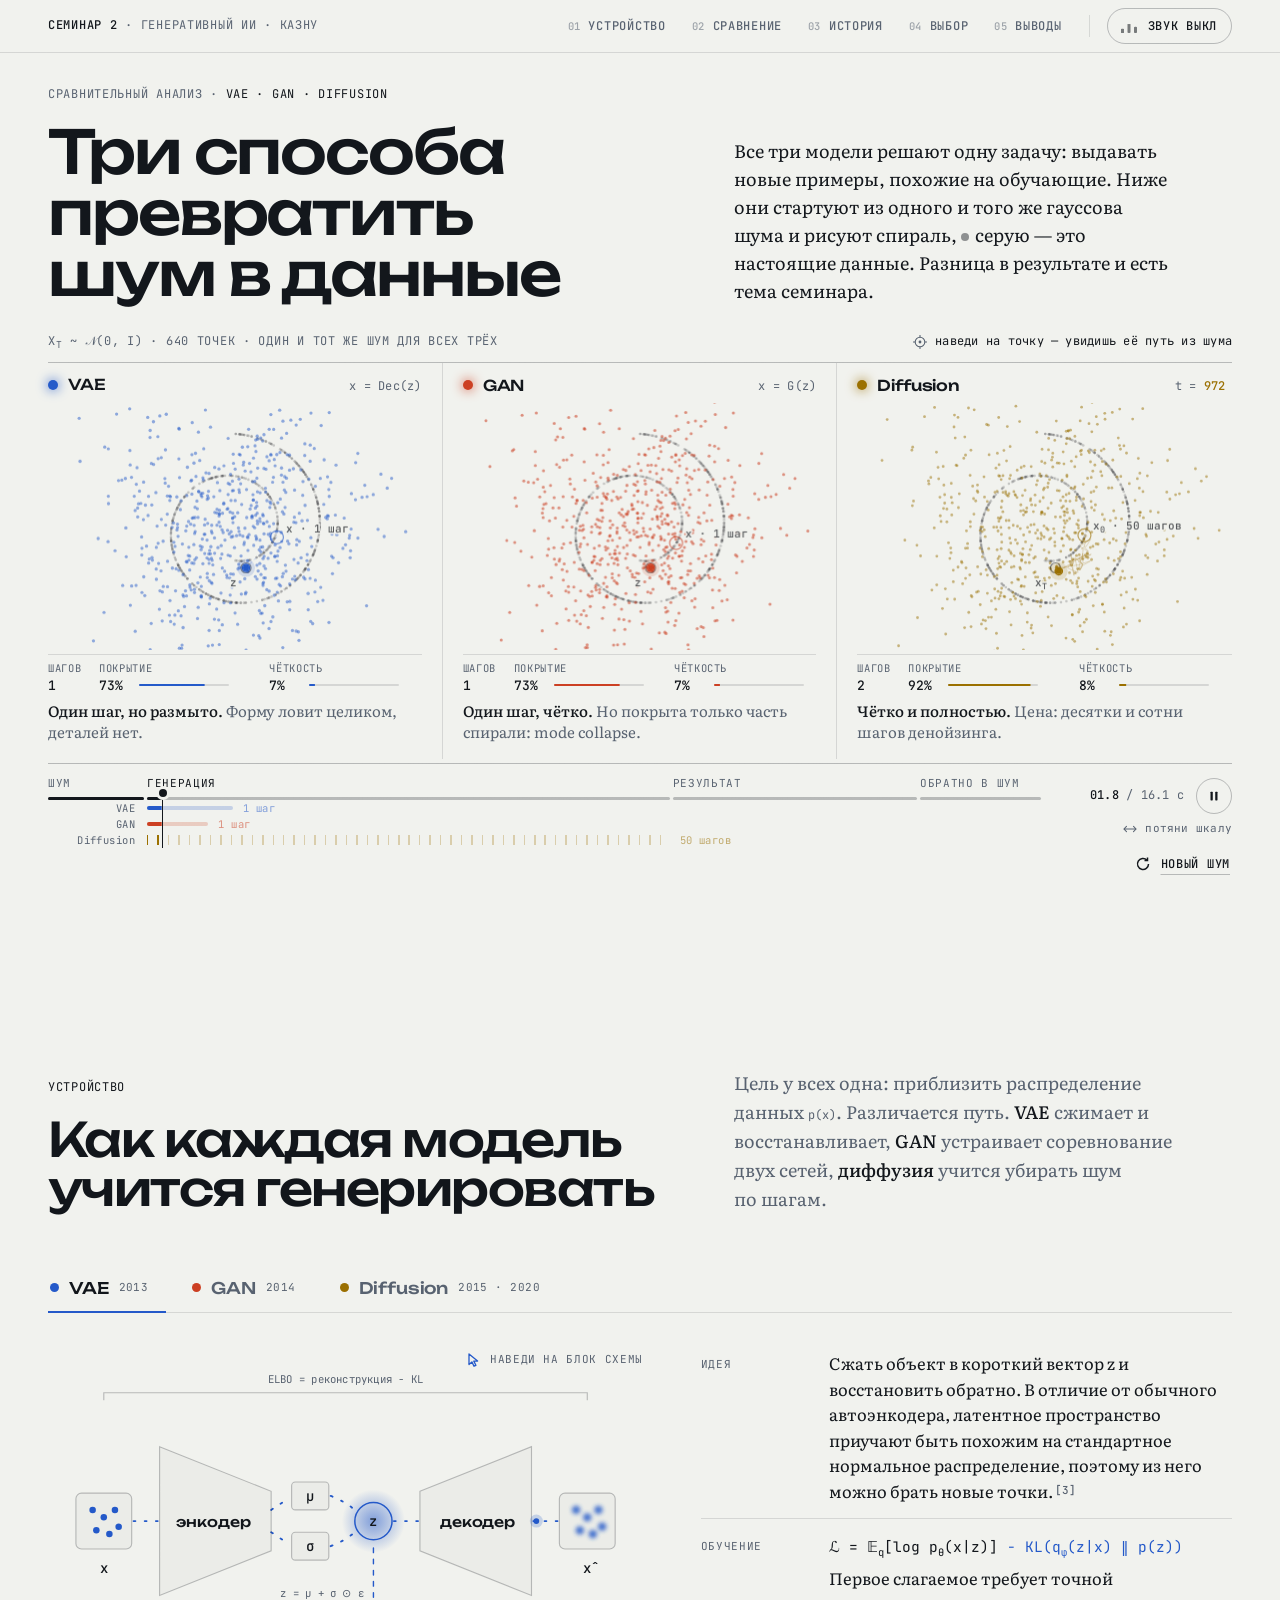
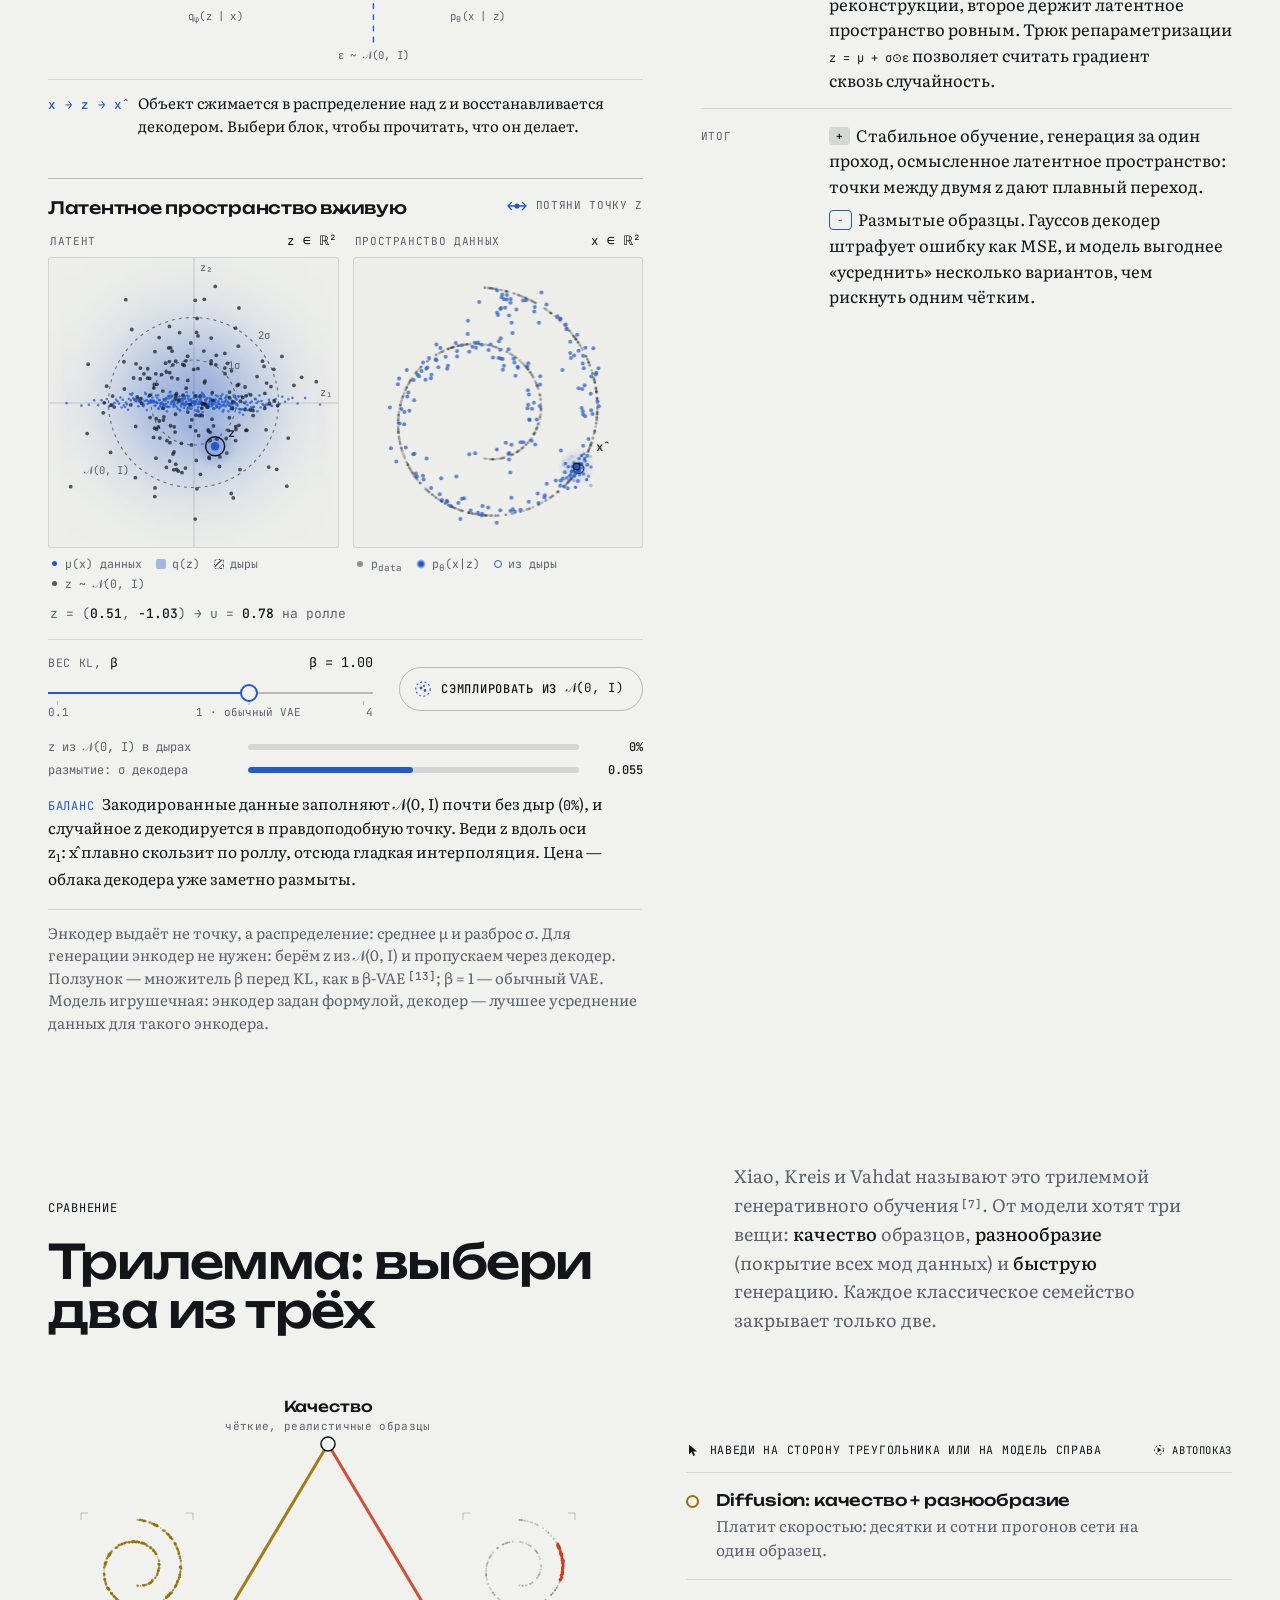
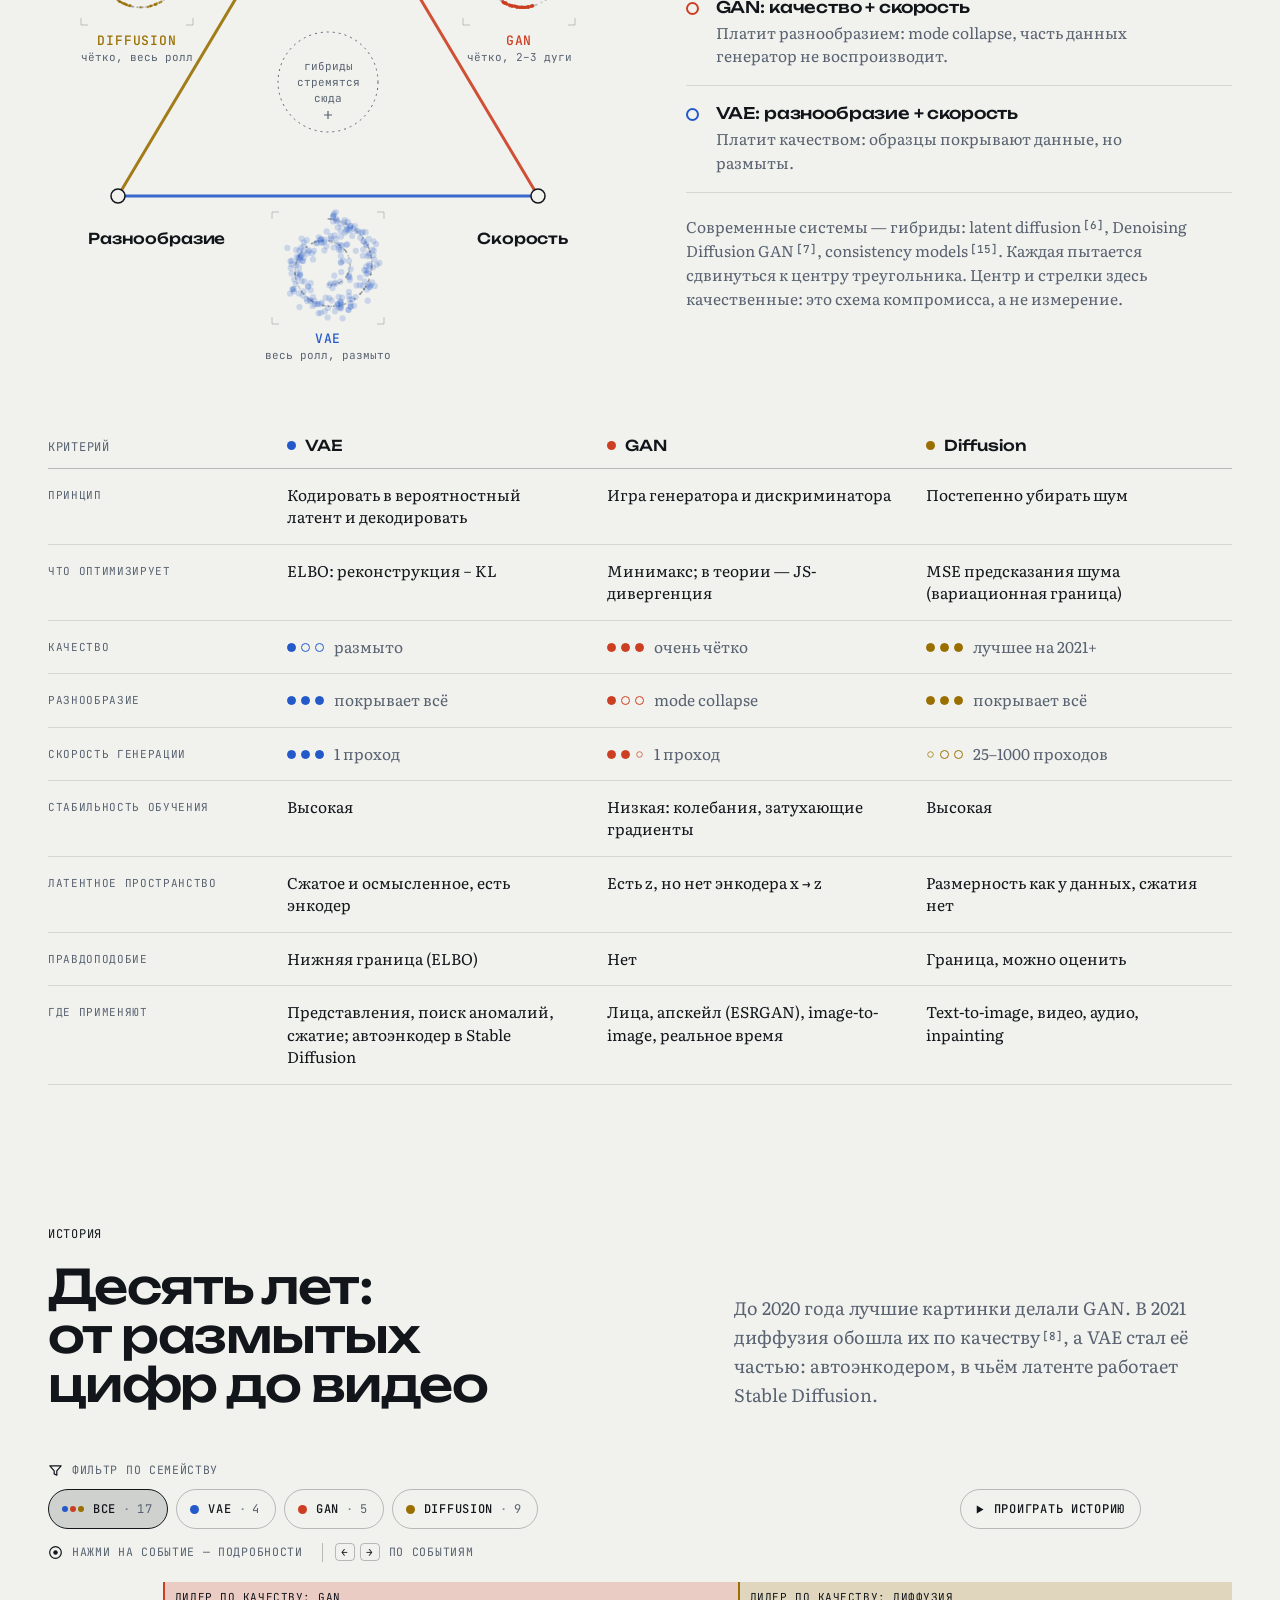
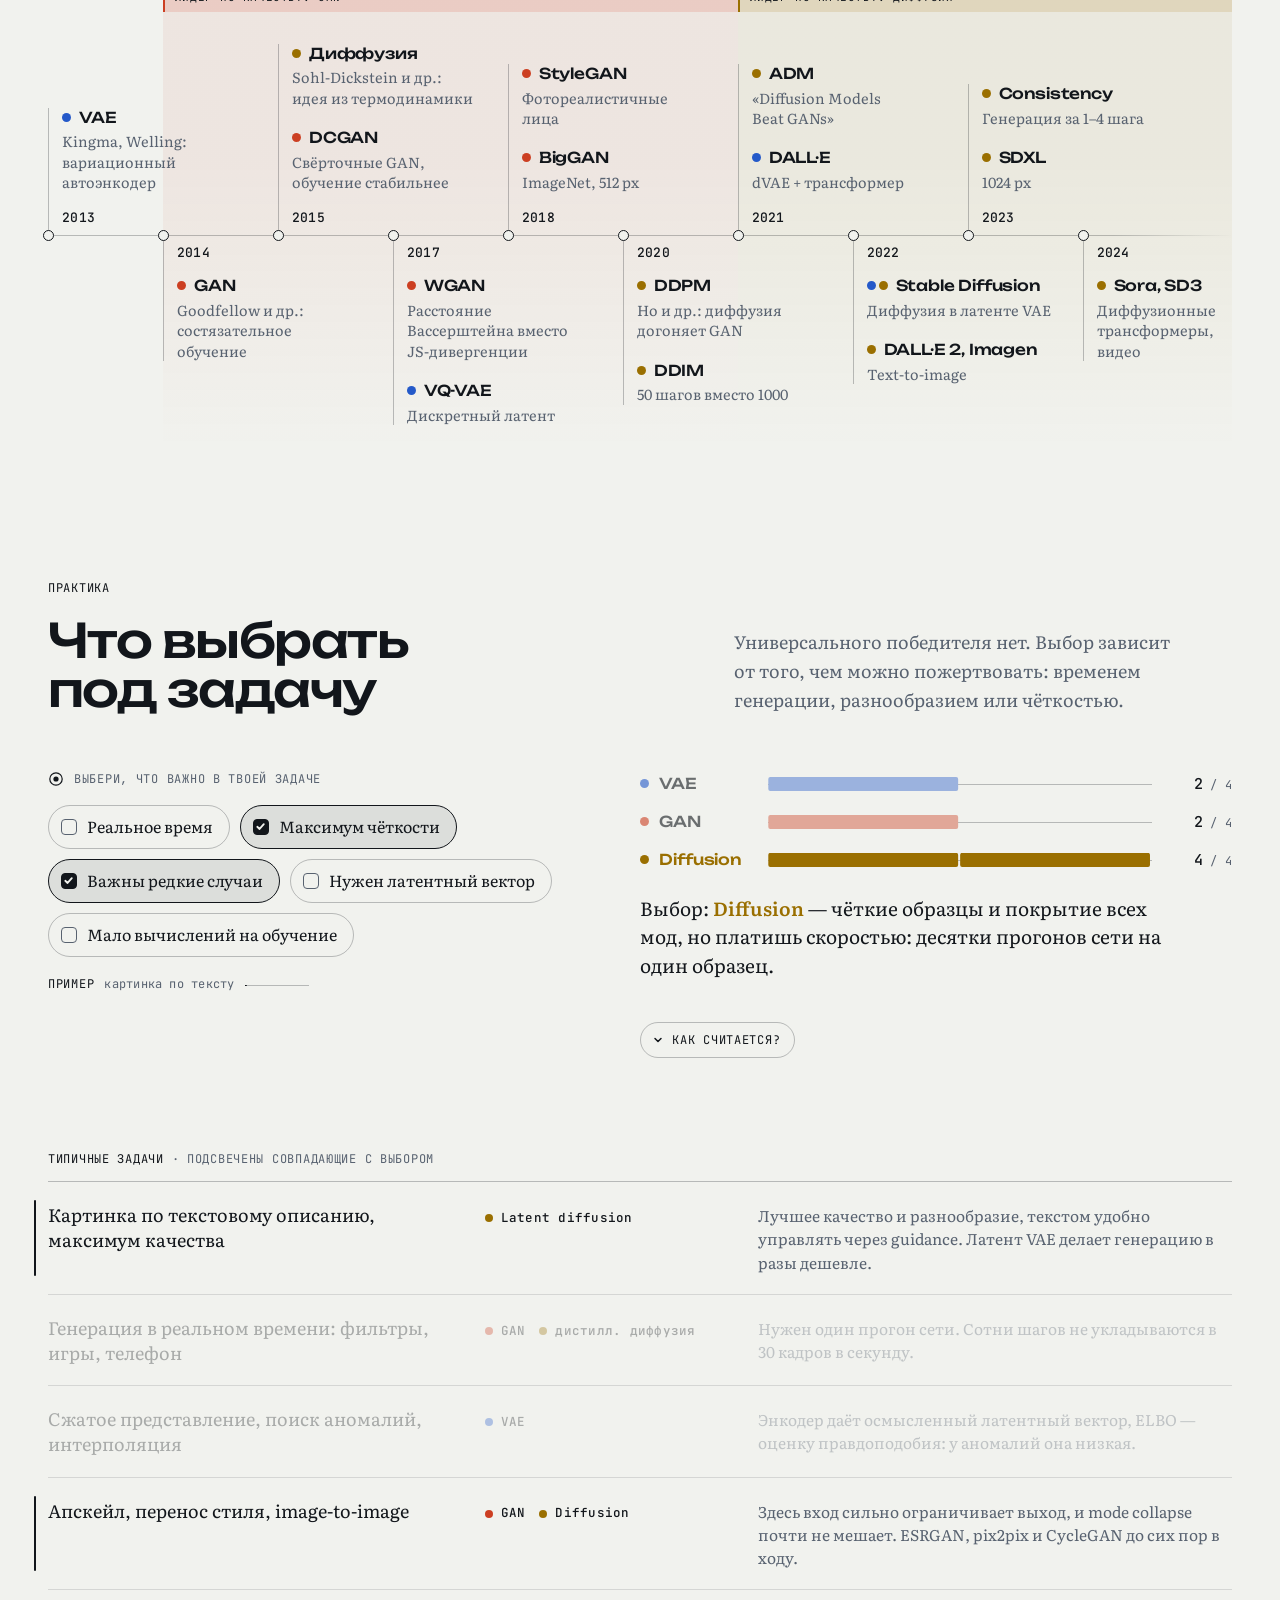
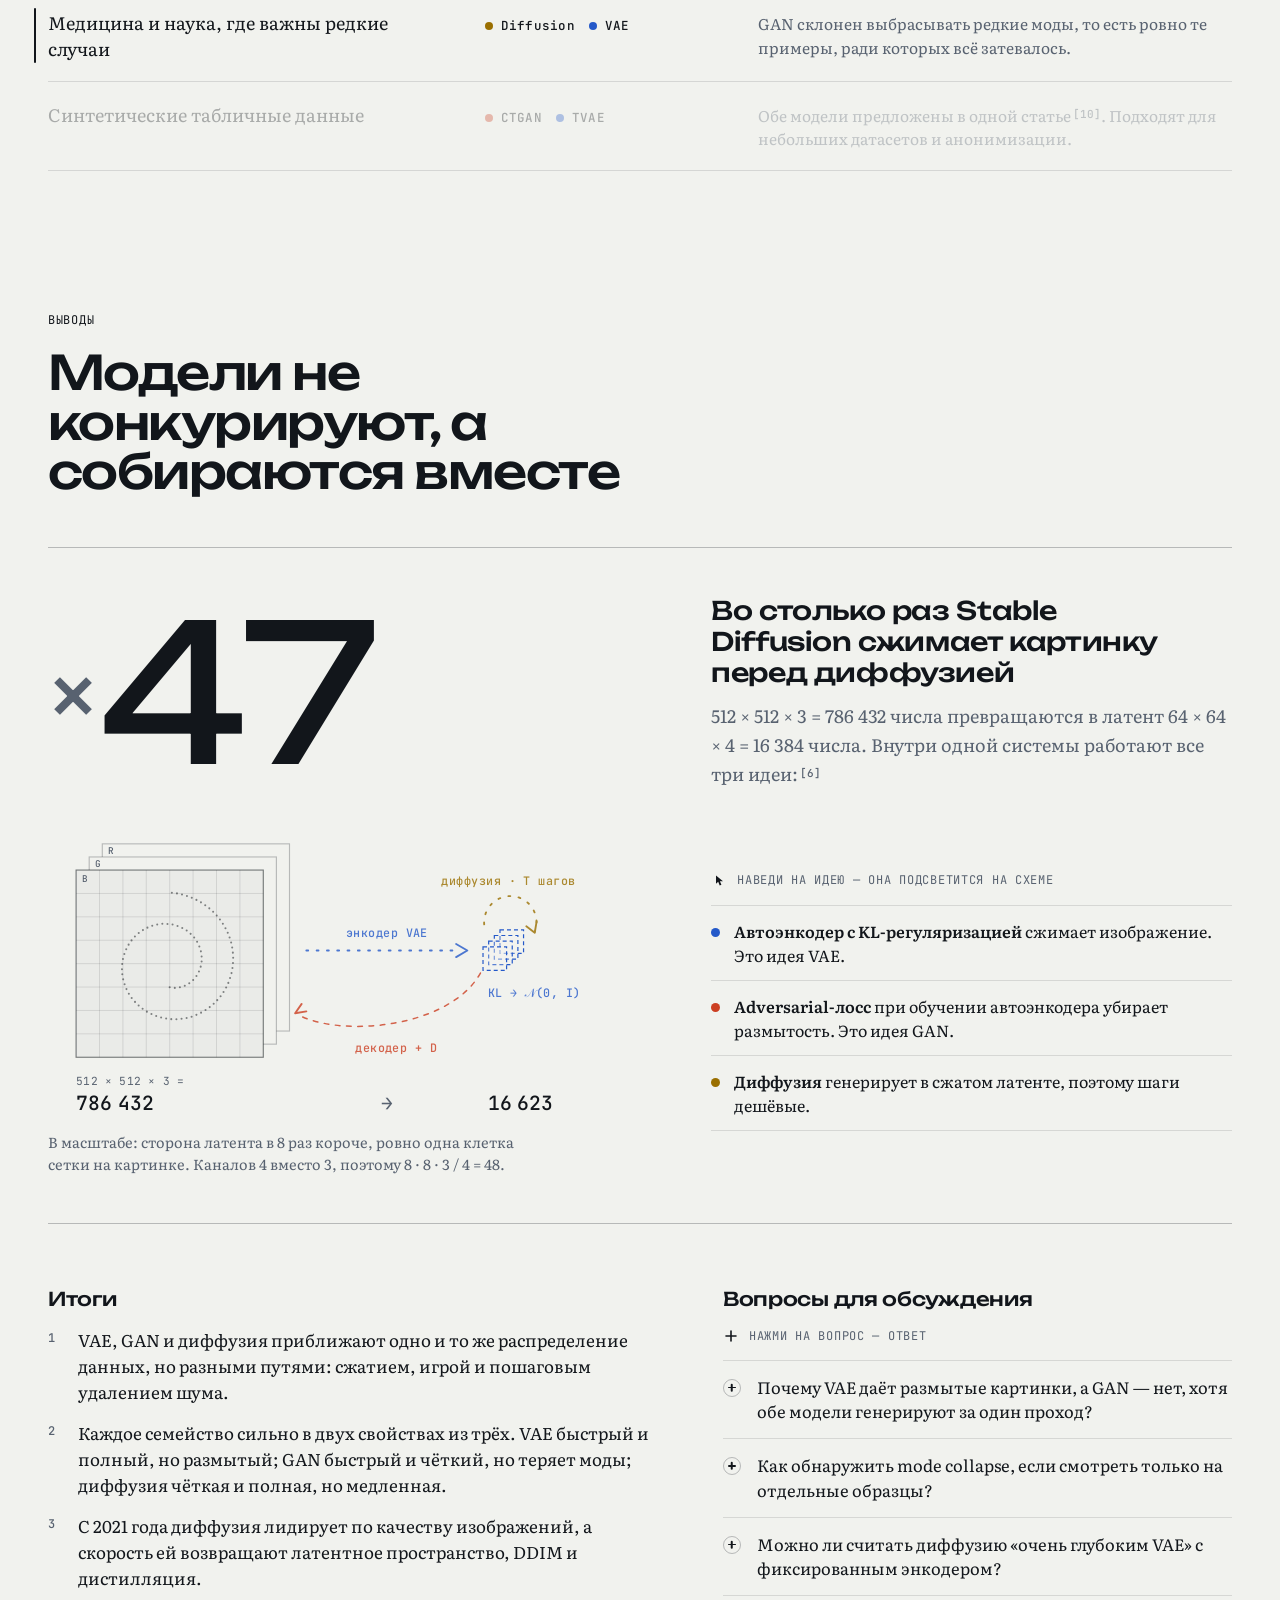
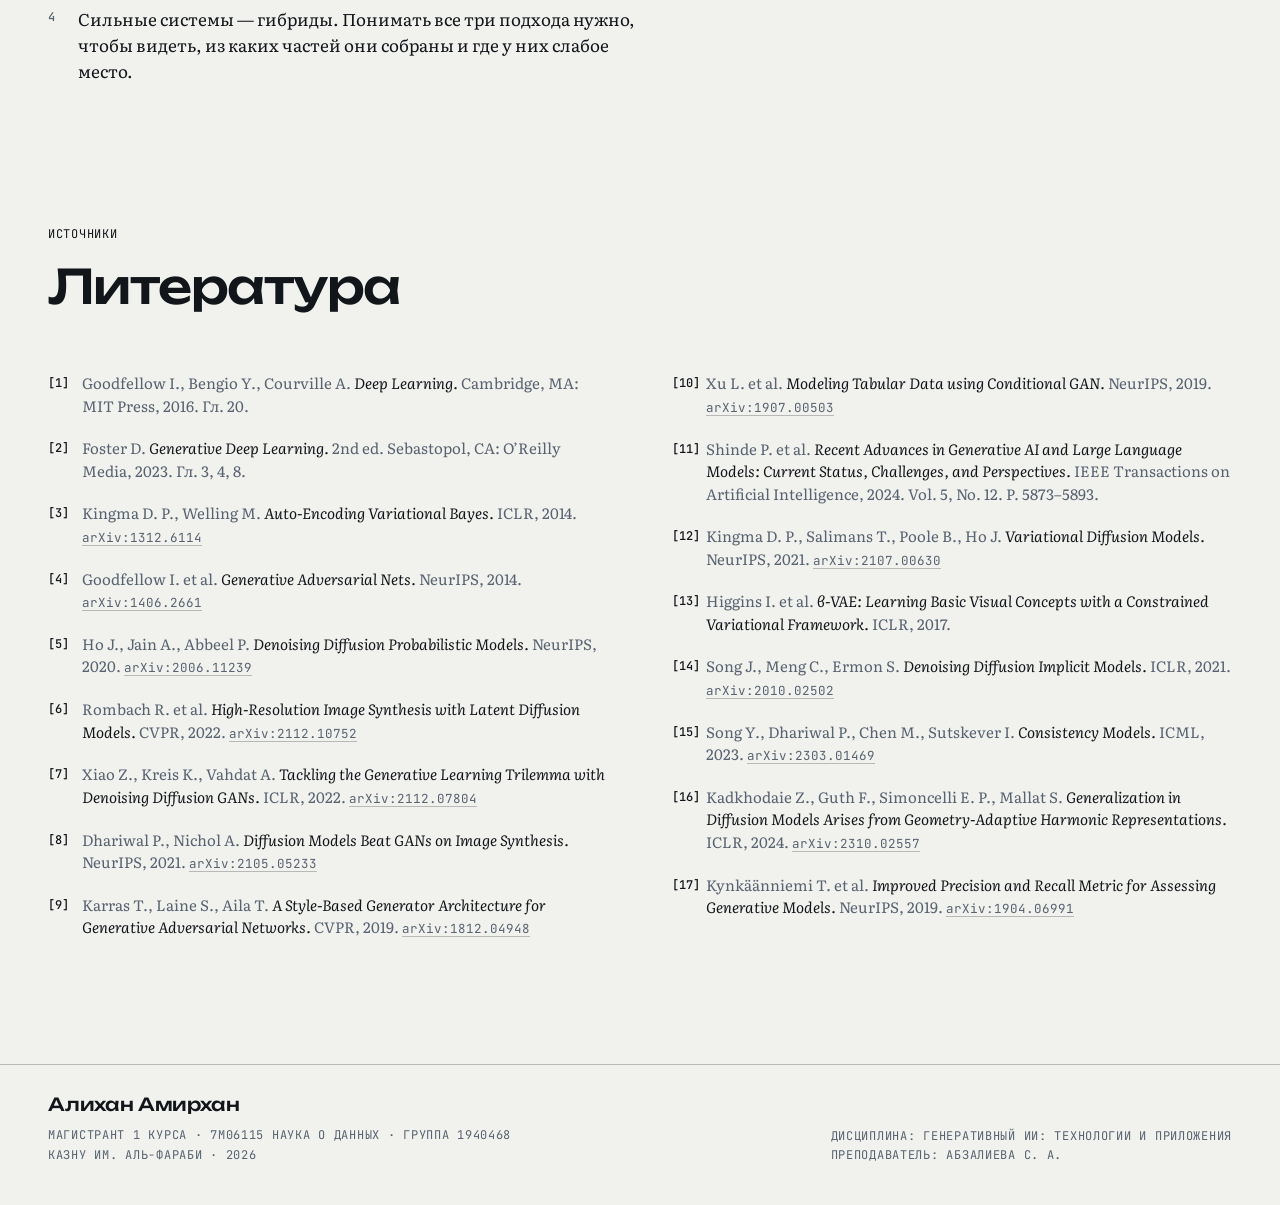
<file: index.html>
<!doctype html><html lang="ru"><head><meta charset="utf-8"><meta name="viewport" content="width=device-width, initial-scale=1, viewport-fit=cover"><title>VAE, GAN, Diffusion</title>
<meta name="description" content="Семинар 2: сравнительный анализ генеративных моделей VAE, GAN и diffusion models.">
<link rel="preconnect" href="https://fonts.googleapis.com">
<link rel="preconnect" href="https://fonts.gstatic.com" crossorigin>
<link rel="stylesheet" href="https://fonts.googleapis.com/css2?family=JetBrains+Mono:wght@400;500&family=Literata:ital,opsz,wght@0,7..72,300..700;1,7..72,400&family=Unbounded:wght@300..700&display=swap">
<style>
/* Layout: one 1240px measure, left-aligned editorial column; the hero is a strip of three equal sampler canvases fed by the same noise. */
:root {
  --bg: #0C0F14;
  --fg: #E7EAEE;
  --muted: #98A3B3;
  --line: rgba(231, 234, 238, .10);
  --line-strong: rgba(231, 234, 238, .22);
  --panel: rgba(231, 234, 238, .025);
  --vae: #74A7FF;
  --gan: #FF6A4D;
  --dif: #F4C24D;
  --grain: .07;
  --f-display: "Unbounded", "Arial Black", system-ui, sans-serif;
  --f-text: "Literata", Georgia, "Times New Roman", serif;
  --f-mono: "JetBrains Mono", ui-monospace, "SF Mono", Menlo, monospace;
  --measure: 1240px;
  --gutter: clamp(16px, 4vw, 48px);
  color-scheme: dark;
}
@media (prefers-color-scheme: light) {
  :root:not([data-theme="dark"]) {
    --bg: #F1F2EE; --fg: #12161B; --muted: #586270;
    --line: rgba(18, 22, 27, .12); --line-strong: rgba(18, 22, 27, .26); --panel: rgba(18, 22, 27, .025);
    --vae: #2459C9; --gan: #CC3F22; --dif: #9A6F00; --grain: .05;
    color-scheme: light;
  }
}
:root[data-theme="light"] {
  --bg: #F1F2EE; --fg: #12161B; --muted: #586270;
  --line: rgba(18, 22, 27, .12); --line-strong: rgba(18, 22, 27, .26); --panel: rgba(18, 22, 27, .025);
  --vae: #2459C9; --gan: #CC3F22; --dif: #9A6F00; --grain: .05;
  color-scheme: light;
}

* { box-sizing: border-box; }
html { -webkit-text-size-adjust: 100%; }
body {
  margin: 0;
  background: var(--bg);
  color: var(--fg);
  font: 400 18px/1.6 var(--f-text);
  font-optical-sizing: auto;
  -webkit-font-smoothing: antialiased;
  overflow-x: hidden;
}
body::after {
  content: "";
  position: fixed; inset: 0;
  pointer-events: none;
  z-index: 50;
  opacity: var(--grain);
  background-image: url("data:image/svg+xml,%3Csvg xmlns='http://www.w3.org/2000/svg' width='180' height='180'%3E%3Cfilter id='n'%3E%3CfeTurbulence type='fractalNoise' baseFrequency='.9' numOctaves='2' stitchTiles='stitch'/%3E%3CfeColorMatrix values='0 0 0 0 .5 0 0 0 0 .5 0 0 0 0 .5 0 0 0 1 0'/%3E%3C/filter%3E%3Crect width='100%25' height='100%25' filter='url(%23n)'/%3E%3C/svg%3E");
  mix-blend-mode: overlay;
}
.wrap { max-width: calc(var(--measure) + 2 * var(--gutter)); margin-inline: auto; padding-inline: var(--gutter); }
a { color: inherit; }
:focus-visible { outline: 2px solid var(--fg); outline-offset: 3px; border-radius: 2px; }
.mono { font-family: var(--f-mono); font-size: 12px; letter-spacing: .06em; text-transform: uppercase; }

/* Top bar */
.bar {
  position: sticky; top: env(safe-area-inset-top, 0px); z-index: 20;
  background: color-mix(in srgb, var(--bg) 82%, transparent);
  backdrop-filter: blur(10px); -webkit-backdrop-filter: blur(10px);
  border-bottom: 1px solid var(--line);
}
.bar .wrap { display: flex; align-items: center; justify-content: space-between; gap: 16px; min-height: 52px; }
.bar .where { color: var(--muted); white-space: nowrap; overflow: hidden; text-overflow: ellipsis; min-width: 0; }
.bar .where b { color: var(--fg); font-weight: 500; }
.snd {
  display: inline-flex; align-items: center; gap: 10px;
  min-height: 36px; padding: 0 14px 0 12px;
  background: transparent; color: var(--fg);
  border: 1px solid var(--line-strong); border-radius: 999px;
  font: 500 12px/1 var(--f-mono); letter-spacing: .06em; text-transform: uppercase;
  cursor: pointer; flex: none;
  transition: border-color .2s, background .2s;
}
.snd:hover { border-color: var(--fg); }
.snd svg { width: 18px; height: 14px; }
.snd .eq rect { fill: currentColor; transform-origin: 50% 100%; transform-box: fill-box; }
.snd[aria-pressed="false"] .eq { opacity: .55; }
.snd[aria-pressed="false"] .eq rect { transform: scaleY(.3); }
.snd[aria-pressed="false"] .eq rect:nth-child(2) { transform: scaleY(.65); }
.snd[aria-pressed="false"] .eq rect:nth-child(3) { transform: scaleY(.45); }
.snd[aria-pressed="true"] .eq rect { animation: eq 1s ease-in-out infinite alternate; }
.snd[aria-pressed="true"] .eq rect:nth-child(2) { animation-delay: -.35s; }
.snd[aria-pressed="true"] .eq rect:nth-child(3) { animation-delay: -.7s; }
@keyframes eq { from { transform: scaleY(.25); } to { transform: scaleY(1); } }

/* Load sequence: content is visible at rest; this only adds a short rise. */
@media (prefers-reduced-motion: no-preference) {
  .rise { animation: rise .9s cubic-bezier(.2,.75,.2,1) both; animation-delay: calc(var(--i, 0) * 90ms); }
  @keyframes rise { from { transform: translateY(14px); opacity: .35; } to { transform: none; opacity: 1; } }
}

@media (max-width: 900px) {
  .hero-top { grid-template-columns: minmax(0, 1fr); align-items: start; }
  .samplers { grid-template-columns: minmax(0, 1fr); }
  .sampler, .sampler:first-child, .sampler:last-child { padding: 14px 0 16px; border-right: 0; border-bottom: 1px solid var(--line); }
  .sampler canvas { height: clamp(220px, 58vw, 300px); }
  .s-verdict { min-height: 0; }
}
@media (max-width: 520px) {
  .bar .where .long { display: none; }
  .snd .lbl-long { display: none; }
  body { font-size: 17px; }
}

/* ---------- Sections ---------- */
.sec { padding-block: clamp(72px, 10vw, 136px) 0; }
.sec-head { display: grid; grid-template-columns: minmax(0, 1.25fr) minmax(0, 1fr); gap: clamp(24px, 5vw, 80px); align-items: end; margin-bottom: clamp(32px, 4vw, 56px); }
.sec-head .eyebrow { margin-bottom: 18px; }
h2 {
  font: 500 clamp(30px, 3.7vw, 52px)/1.04 var(--f-display);
  letter-spacing: -.032em; margin: 0; text-wrap: balance;
}
h3 { font: 500 19px/1.2 var(--f-display); letter-spacing: -.015em; margin: 0; }
.intro { margin: 0; max-width: 46ch; color: var(--muted); text-wrap: pretty; }
.intro b { color: var(--fg); font-weight: 500; }
.m-vae { --c: var(--vae); } .m-gan { --c: var(--gan); } .m-dif { --c: var(--dif); }
.dot { display: inline-block; width: 9px; height: 9px; border-radius: 50%; background: var(--c); flex: none; }
.cite { font: 500 11px/1 var(--f-mono); color: var(--muted); text-decoration: none; vertical-align: 4px; margin-left: 2px; }
.cite:hover { color: var(--fg); }
sub { font-size: .72em; }
.ov { text-decoration: overline; }

/* Mechanism: tabs + stage */
.tabs { display: flex; gap: 8px; flex-wrap: wrap; border-bottom: 1px solid var(--line); }
.tab {
  display: inline-flex; align-items: center; gap: 10px; min-height: 48px; padding: 0 18px 0 2px; margin-bottom: -1px;
  background: none; border: 0; border-bottom: 2px solid transparent; color: var(--muted); cursor: pointer;
  font: 500 16px/1 var(--f-display); letter-spacing: -.01em; transition: color .2s, border-color .2s;
}
.tab + .tab { padding-left: 18px; }
.tab:hover { color: var(--fg); }
.tab[aria-selected="true"] { color: var(--fg); border-bottom-color: var(--c); }
.tab .ty { font: 400 11px/1 var(--f-mono); color: var(--muted); letter-spacing: .04em; }
.stage { display: grid; grid-template-columns: minmax(0, 1.12fr) minmax(0, 1fr); gap: clamp(28px, 4.5vw, 72px); padding-top: clamp(28px, 3vw, 44px); }
.panel[hidden] { display: none !important; }
@media (prefers-reduced-motion: no-preference) {
  .panel.enter .fig, .panel.enter .notes { animation: panelIn .55s cubic-bezier(.2,.75,.2,1) both; }
  .panel.enter .notes { animation-delay: .06s; }
  @keyframes panelIn { from { transform: translateY(10px); opacity: .2; } to { transform: none; opacity: 1; } }
}
.panel { display: contents; }
.fig { min-width: 0; }
.fig svg { display: block; width: 100%; height: auto; overflow: visible; }
.fig .cap { margin: 14px 0 0; color: var(--muted); font-size: 15px; line-height: 1.5; max-width: 60ch; }
.d-line { fill: none; stroke: var(--line-strong); stroke-width: 1.2; }
.d-fill { fill: var(--panel); stroke: var(--line-strong); stroke-width: 1.2; }
.d-txt { fill: var(--fg); font: 500 15px var(--f-display); letter-spacing: -.01em; }
.d-lbl { fill: var(--muted); font: 400 11.5px var(--f-mono); letter-spacing: .02em; }
.d-sym { fill: var(--fg); font: 500 15px var(--f-mono); }
.d-c { fill: var(--c); }
.d-cs { stroke: var(--c); fill: none; stroke-width: 1.6; }
.flow { fill: none; stroke: var(--c); stroke-width: 2; stroke-linecap: round; stroke-dasharray: 2 10; }
.flow.back { stroke-dasharray: 5 7; stroke-width: 1.5; }
@media (prefers-reduced-motion: no-preference) {
  .flow { animation: flow 1.1s linear infinite; }
  .flow.back { animation-duration: 1.8s; animation-direction: reverse; }
  .pulse { animation: pulse 2.4s ease-in-out infinite; transform-origin: center; transform-box: fill-box; }
  @keyframes flow { to { stroke-dashoffset: -24; } }
  @keyframes pulse { 0%, 100% { opacity: .55; transform: scale(.92); } 50% { opacity: 1; transform: scale(1.06); } }
}
.notes { min-width: 0; display: grid; gap: 0; align-content: start; }
.note { display: grid; grid-template-columns: 112px minmax(0, 1fr); gap: 16px; padding-block: 14px; border-top: 1px solid var(--line); }
.note:first-child { border-top: 0; padding-top: 0; }
.note > .mono { color: var(--muted); padding-top: 5px; font-size: 11px; }
.note p { margin: 0; font-size: 16.5px; line-height: 1.55; text-wrap: pretty; }
.note p + p { margin-top: 8px; }
.formula { font: 400 14.5px/1.7 var(--f-mono); color: var(--fg); overflow-x: auto; white-space: nowrap; padding: 2px 0 4px; }
.formula .c { color: var(--c); }
.plus, .minus { display: inline-block; font: 500 11px/1 var(--f-mono); padding: 4px 7px 3px; border-radius: 4px; margin-right: 6px; vertical-align: 2px; letter-spacing: .04em; }
.plus { color: var(--fg); background: var(--line); }
.minus { color: var(--c); border: 1px solid var(--c); }

/* Conclusions */
.sd { display: grid; grid-template-columns: auto minmax(0, 1fr); gap: clamp(28px, 5vw, 80px); align-items: center; padding-block: clamp(28px, 4vw, 48px); border-top: 1px solid var(--line-strong); border-bottom: 1px solid var(--line-strong); }
.big { font: 400 clamp(88px, 15vw, 210px)/.82 var(--f-display); letter-spacing: -.06em; font-variant-numeric: tabular-nums; }
.big small { font-size: .42em; letter-spacing: -.03em; color: var(--muted); vertical-align: .5em; margin-right: .04em; }
.sd h3 { font-size: clamp(20px, 2vw, 26px); line-height: 1.2; margin-bottom: 14px; text-wrap: balance; }
.sd-parts { list-style: none; margin: 16px 0 0; padding: 0; display: grid; gap: 10px; }
.sd-parts li { display: grid; grid-template-columns: 9px minmax(0, 1fr); gap: 14px; align-items: baseline; font-size: 16px; line-height: 1.5; }
.sd-parts .dot { transform: translateY(-1px); }
.sd p { margin: 0; color: var(--muted); }
.cols { display: grid; grid-template-columns: minmax(0, 1.2fr) minmax(0, 1fr); gap: clamp(28px, 5vw, 80px); margin-top: clamp(40px, 5vw, 64px); }
.cols h3 { margin-bottom: 16px; }
.concl { margin: 0; padding: 0; list-style: none; counter-reset: c; display: grid; gap: 14px; }
.concl li { counter-increment: c; display: grid; grid-template-columns: 30px minmax(0, 1fr); font-size: 17px; line-height: 1.55; }
.concl li::before { content: counter(c); font: 500 12px/1.9 var(--f-mono); color: var(--muted); }
.qs { margin: 0; padding: 0; list-style: none; display: grid; gap: 0; border-top: 1px solid var(--line); }
.qs li { padding: 14px 0; border-bottom: 1px solid var(--line); font-size: 16.5px; line-height: 1.5; }
.qs li::before { content: "?"; font: 500 13px var(--f-mono); color: var(--muted); margin-right: 12px; }

.refs { margin: 0; padding: 0; list-style: none; counter-reset: r; columns: 2 380px; column-gap: clamp(28px, 5vw, 80px); }
.refs li { counter-increment: r; break-inside: avoid; display: grid; grid-template-columns: 34px minmax(0, 1fr); padding: 10px 0; font-size: 15px; line-height: 1.5; color: var(--muted); scroll-margin-top: 80px; }
.refs li::before { content: "[" counter(r) "]"; font: 500 12px/1.9 var(--f-mono); color: var(--fg); }
.refs li:target { color: var(--fg); }
.refs i { color: var(--fg); font-style: italic; }
.refs a { color: var(--muted); font-family: var(--f-mono); font-size: 12.5px; text-decoration-color: var(--line-strong); text-underline-offset: 3px; overflow-wrap: anywhere; }
.refs a:hover { color: var(--fg); }

footer.foot { margin-top: clamp(72px, 9vw, 120px); border-top: 1px solid var(--line-strong); }
.foot .wrap { display: grid; grid-template-columns: minmax(0, 1fr) auto; gap: 16px 40px; padding-block: 28px 40px; align-items: end; }
.foot .who { font: 500 18px/1.3 var(--f-display); letter-spacing: -.01em; }
.foot .who + .mono { color: var(--muted); margin-top: 8px; line-height: 1.7; }
.foot .mono { color: var(--muted); }

@media (max-width: 900px) {
  .sec-head, .stage, .tri, .cols, .sd { grid-template-columns: minmax(0, 1fr); }
  .sd { gap: 18px; }
  .tri svg { max-width: 460px; margin-inline: auto; }
  .era { display: none; }
  .tl { grid-template-columns: minmax(0, 1fr); border-top: 0; border-left: 1px solid var(--line-strong); }
  .yr { display: grid; grid-template-columns: 56px minmax(0, 1fr); padding: 0 0 6px 20px; }
  .yr::before { top: 3px; left: -4px; }
  .yr > .y { margin: 2px 0 0; }
  .yr .evs { min-width: 0; }
  .ev h3 { font-size: 15px; }
  .ev p { font-size: 14.5px; hyphens: manual; }
  .dec li { grid-template-columns: minmax(0, 1fr); gap: 8px; }
  .foot .wrap { grid-template-columns: minmax(0, 1fr); }
}
@media (max-width: 520px) {
  .note { grid-template-columns: minmax(0, 1fr); gap: 4px; }
  .note > .mono { padding-top: 0; }
  .tab { padding-right: 10px; font-size: 15px; }
  .tab + .tab { padding-left: 10px; }
  .tab .ty { display: none; }
  .refs li { grid-template-columns: 30px minmax(0, 1fr); }
  .t-name { font-size: 22px; } .t-mlbl { font-size: 19px; } .t-mid { font-size: 16px; } .t-sub { display: none; }
  .d-lbl { font-size: 15px; } .d-txt { font-size: 19px; }
}

/* Mechanism: the notes column follows the reader while the interactive figure scrolls past */
@media (min-width: 901px) {
  .stage .notes { position: sticky; top: calc(env(safe-area-inset-top, 0px) + 76px); align-self: start; }
}


/* ===== region: chrome ===== */
/* ---------- Top bar: brand · section nav with sliding indicator · sound; 1px reading progress ---------- */
.ch-bar .ch-in { display: flex; align-items: center; justify-content: flex-start; gap: 0; min-height: 52px; position: relative; }
.ch-where {
  color: var(--muted); text-decoration: none; white-space: nowrap; overflow: hidden; text-overflow: ellipsis;
  min-width: 0; display: inline-flex; align-items: center; min-height: 44px; margin-right: 24px;
}
.ch-where b { color: var(--fg); font-weight: 500; }
.ch-where:hover b { text-decoration: underline; text-underline-offset: 5px; text-decoration-color: var(--line-strong); }

.ch-nav { position: relative; margin-left: auto; align-self: stretch; display: flex; }
.ch-nav ul { display: flex; margin: 0; padding: 0; list-style: none; }
.ch-nav li { display: flex; }
.ch-nav a {
  display: inline-flex; align-items: center; gap: 8px; padding: 0 13px; min-height: 52px;
  color: var(--muted); text-decoration: none; white-space: nowrap;
  font: 500 12px/1 var(--f-mono); letter-spacing: .06em; text-transform: uppercase;
  transition: color .25s;
}
.ch-nav a:hover, .ch-nav a[aria-current="true"] { color: var(--fg); }
.ch-nav a:focus-visible { outline-offset: -6px; }
.ch-n { font-size: 10.5px; letter-spacing: .04em; opacity: .55; font-variant-numeric: tabular-nums; }
.ch-nav a[aria-current="true"] .ch-n { opacity: .8; }
/* the indicator: a 2px fg line on the bar's bottom edge, under the active item */
.ch-ind {
  position: absolute; left: 0; bottom: -1px; height: 2px; width: 40px;
  background: var(--fg); opacity: 0; pointer-events: none; z-index: 2;
  transform: translateX(var(--x, 0px)); width: var(--w, 40px);
}
.ch-nav.has-active .ch-ind { opacity: 1; }
.ch-nav.ind-anim .ch-ind { transition: transform .5s cubic-bezier(.65,0,.25,1), width .5s cubic-bezier(.65,0,.25,1), opacity .3s; }

/* sound: hairline separator, pill, first-visit hint (pulse + tooltip) */
.ch-snd { position: relative; display: flex; align-items: center; margin-left: 14px; padding-left: 18px; flex: none; }
.ch-snd::before { content: ""; position: absolute; left: 0; top: 50%; height: 22px; margin-top: -11px; border-left: 1px solid var(--line); }
.ch-bar .snd { position: relative; }
.ch-bar .snd::after {
  content: ""; position: absolute; inset: -1px; border-radius: inherit; pointer-events: none;
  box-shadow: 0 0 0 0 color-mix(in srgb, var(--fg) 45%, transparent); opacity: 0;
}
.ch-tip {
  position: absolute; top: calc(100% + 12px); right: 0; z-index: 3;
  padding: 9px 12px 8px; border-radius: 6px; white-space: nowrap;
  background: var(--fg); color: var(--bg); font-size: 11px; letter-spacing: .04em;
  opacity: 0; transform: translateY(-4px); pointer-events: none;
  transition: opacity .3s, transform .3s cubic-bezier(.2,.8,.2,1);
}
.ch-tip::before { content: ""; position: absolute; top: -4px; right: 58px; width: 8px; height: 8px; background: var(--fg); transform: rotate(45deg); border-radius: 1px; }
.ch-snd.hint .ch-tip,
.ch-snd .snd[aria-pressed="false"]:hover + .ch-tip,
.ch-snd .snd[aria-pressed="false"]:focus-visible + .ch-tip { opacity: 1; transform: none; }
@media (prefers-reduced-motion: no-preference) {
  .ch-snd.hint .snd::after { animation: ch-pulse 1.9s cubic-bezier(.2,.7,.2,1) 3; }
  @keyframes ch-pulse {
    0% { opacity: 1; box-shadow: 0 0 0 0 color-mix(in srgb, var(--fg) 45%, transparent); }
    100% { opacity: 1; box-shadow: 0 0 0 10px color-mix(in srgb, var(--fg) 0%, transparent); }
  }
}
.ch-snd.hint .snd { border-color: var(--fg); }

/* reading progress: 1px along the bar's bottom edge */
.ch-prog { position: absolute; left: 0; right: 0; bottom: -1px; height: 1px; pointer-events: none; overflow: hidden; }
.ch-prog i { display: block; height: 100%; background: var(--fg); opacity: .75; transform-origin: 0 50%; transform: scaleX(0); will-change: transform; }

/* phone: «Содержание» button + sheet */
.ch-toc {
  display: none; align-items: center; gap: 9px; min-height: 44px; padding: 0 14px 0 12px; margin-left: auto;
  background: transparent; color: var(--fg); border: 1px solid var(--line-strong); border-radius: 999px;
  font: 500 12px/1 var(--f-mono); letter-spacing: .06em; text-transform: uppercase; cursor: pointer; min-width: 0;
  transition: border-color .2s, background .2s;
}
.ch-toc:hover, .ch-toc[aria-expanded="true"] { border-color: var(--fg); }
.ch-toc svg { width: 16px; height: 16px; flex: none; }
.ch-toc-lbl { white-space: nowrap; overflow: hidden; text-overflow: ellipsis; }
.ch-sheet {
  position: absolute; left: 0; right: 0; top: 100%; z-index: 4;
  background: var(--bg); border-bottom: 1px solid var(--line-strong);
  box-shadow: 0 24px 48px -24px rgba(0,0,0,.55);
  opacity: 0; transform: translateY(-6px); transition: opacity .22s, transform .28s cubic-bezier(.2,.8,.2,1);
}
.ch-sheet.open { opacity: 1; transform: none; }
.ch-bar .ch-sheet .wrap { display: block; min-height: 0; }
.ch-sheet-h { color: var(--muted); margin: 14px 0 6px; font-size: 11px; }
.ch-sheet ol { list-style: none; margin: 0 0 10px; padding: 0; }
.ch-sheet a {
  display: grid; grid-template-columns: 34px minmax(0, 1fr) auto; align-items: center; gap: 8px;
  min-height: 52px; border-top: 1px solid var(--line); text-decoration: none; color: var(--fg);
}
.ch-sheet .ch-n { color: var(--muted); font-size: 11px; opacity: 1; }
.ch-sheet .ch-t { font: 500 17px/1.2 var(--f-display); letter-spacing: -.01em; }
.ch-sheet .ch-d { color: var(--muted); font-size: 11px; text-align: right; }
.ch-sheet a[aria-current="true"] .ch-t { text-decoration: underline; text-underline-offset: 6px; text-decoration-thickness: 1px; }
.ch-sheet a[aria-current="true"] .ch-n { color: var(--fg); }

@media (max-width: 1120px) {
  .ch-long, .ch-nav .ch-n { display: none; }
  .ch-nav a { padding: 0 11px; }
}
@media (max-width: 899px) {
  .ch-nav { display: none; }
  .ch-toc { display: inline-flex; }
  .ch-snd { margin-left: 8px; padding-left: 0; }
  .ch-snd::before { display: none; }
}
@media (max-width: 520px) {
  .ch-bar .ch-in { min-height: 56px; }
  .ch-where { margin-right: 10px; }
  .ch-bar .snd { width: 44px; height: 44px; min-height: 44px; padding: 0; justify-content: center; gap: 0; }
  .ch-bar #snd-lbl { position: absolute; width: 1px; height: 1px; overflow: hidden; clip-path: inset(50%); white-space: nowrap; }
  .ch-tip { right: -2px; white-space: normal; width: max-content; max-width: min(240px, calc(100vw - 32px)); line-height: 1.45; }
  .ch-tip::before { right: 18px; }
}

/* sections land just under the sticky bar (skip the section's own top padding) */
main .sec[id], main > section[id] { scroll-margin-top: calc(var(--chrome-bar-h, 53px) + 28px - clamp(72px, 10vw, 136px)); }
#hero { scroll-margin-top: var(--chrome-bar-h, 53px); }

/* ---------- Global scroll-reveal (used by every region) ----------
   [data-reveal]            element fades/slides in once when >= 15% visible
   [data-reveal-delay="n"]  extra delay n x 70ms
   [data-reveal-stagger]    on a parent: its children reveal one after another (70ms apart)
   Hidden state only exists when the script has set html.rv-ready (motion allowed, JS running). */
@media (prefers-reduced-motion: no-preference) {
  html.rv-ready :is([data-reveal], [data-reveal-stagger] > *):not(.rv-in) { opacity: 0; transform: translate3d(0, 22px, 0); }
  html.rv-ready :is([data-reveal], [data-reveal-stagger] > *).rv-in:not(.rv-done) {
    transition: opacity .9s cubic-bezier(.2,.7,.2,1), transform 1s cubic-bezier(.2,.7,.2,1);
    transition-delay: calc(var(--rv-d, 0) * 70ms);
  }
}
/* a section focused after a keyboard jump should not draw a page-wide outline */
main section[tabindex="-1"]:focus { outline: none; }

/* ===== region: hero ===== */
/* Hero: headline + three live samplers fed by the same noise, a loop clock (phases + per-model step lanes). */
.hero { padding-block: clamp(24px, 3.6vh, 44px) clamp(40px, 6vh, 72px); }
.hero-top { display: grid; grid-template-columns: minmax(0, 1.25fr) minmax(0, 1fr); gap: clamp(24px, 5vw, 80px); align-items: end; }
.hero .eyebrow { color: var(--muted); margin: 0 0 16px; }
.hero .eyebrow span { color: var(--fg); }
.hero h1 {
  font: 500 clamp(36px, 4.7vw, 66px)/1.02 var(--f-display);
  letter-spacing: -.035em; margin: 0; text-wrap: balance;
}
.hx-w { display: inline-block; }
.hero .lede { margin: 0; max-width: 46ch; color: var(--fg); font-size: 18px; line-height: 1.55; text-wrap: pretty; }
.hero .lede .ghost { white-space: nowrap; }
.hero .lede .ghost i { display: inline-block; width: 8px; height: 8px; border-radius: 50%; background: var(--fg); opacity: .45; margin-right: 6px; vertical-align: 1px; }

/* meta row: the shared noise on the left, the hover hint on the right */
.hx-meta { display: flex; justify-content: space-between; align-items: center; gap: 8px 24px; flex-wrap: wrap; margin-top: clamp(18px, 3vh, 34px); padding-bottom: 10px; color: var(--muted); }
.hx-noise sub { font-size: .8em; }
.hx-hint { display: inline-flex; align-items: center; gap: 8px; color: var(--fg); text-transform: none; letter-spacing: .02em; font-size: 12px; transition: opacity .6s; }
.hx-hint svg { width: 14px; height: 14px; flex: none; color: var(--muted); }
.hx-hint.used { opacity: .5; }

/* samplers */
.samplers { display: grid; grid-template-columns: repeat(3, minmax(0, 1fr)); border-top: 1px solid var(--line-strong); }
.sampler { position: relative; min-width: 0; margin: 0; padding: 14px 20px 16px; border-right: 1px solid var(--line); }
.sampler:first-child { padding-left: 0; }
.sampler:last-child { border-right: 0; padding-right: 0; }
.sampler[data-m="vae"] { --c: var(--vae); }
.sampler[data-m="gan"] { --c: var(--gan); }
.sampler[data-m="dif"] { --c: var(--dif); }
.s-head { display: flex; justify-content: space-between; align-items: baseline; gap: 12px; }
.s-name { font: 500 15px/1 var(--f-display); letter-spacing: -.01em; display: flex; align-items: center; gap: 10px; }
.s-name::before { content: ""; width: 10px; height: 10px; border-radius: 50%; background: var(--c); box-shadow: 0 0 12px var(--c); }
.s-fn { color: var(--muted); font-variant-numeric: tabular-nums; text-transform: none; letter-spacing: .02em; }
.s-fn b { color: var(--c); font-weight: 500; display: inline-block; min-width: 4ch; }
.sampler canvas {
  display: block; width: 100%; height: clamp(210px, 27.5vh, 300px); max-width: 100%; margin-block: 6px 4px;
  cursor: crosshair; touch-action: pan-y; border-radius: 4px; -webkit-tap-highlight-color: transparent;
}
.sampler canvas:focus-visible { outline: 1px solid var(--line-strong); outline-offset: 2px; }

/* live micro-stats, computed from the points on screen */
.s-stats { display: grid; grid-template-columns: auto minmax(0, 1fr) minmax(0, 1fr); gap: 0 18px; margin: 0 0 8px; padding: 8px 0 0; border-top: 1px solid var(--line); }
.s-stats div { min-width: 0; }
.s-stats dt { font: 400 10.5px/1 var(--f-mono); letter-spacing: .06em; text-transform: uppercase; color: var(--muted); margin-bottom: 5px; }
.s-stats dd { margin: 0; font: 500 13px/1 var(--f-mono); font-variant-numeric: tabular-nums; color: var(--fg); display: flex; align-items: center; gap: 8px; }
.s-stats dd [data-st] { min-width: 4ch; }
.s-bar { position: relative; flex: 1; height: 2px; background: var(--line); border-radius: 2px; overflow: hidden; max-width: 90px; }
.s-bar b { position: absolute; inset: 0; background: var(--c); transform-origin: 0 50%; transform: scaleX(0); }
.s-verdict { margin: 0; font-size: 15px; line-height: 1.45; color: var(--muted); min-height: 2.9em; }
.s-verdict b { color: var(--fg); font-weight: 500; }

/* ---------- loop clock: phases, playhead, step lanes (a tiny Gantt chart) ---------- */
.hx-clock { display: grid; grid-template-columns: minmax(0, 1fr) auto; gap: 16px 44px; align-items: start; margin-top: 4px; padding-top: 14px; border-top: 1px solid var(--line-strong); }
.clk-grid { position: relative; display: grid; grid-template-columns: 1.6fr 8.5fr 4fr 2fr; row-gap: 0; padding-right: 2px; }
.clk-row { display: contents; }
.clk-phases > span { font: 400 11px/1 var(--f-mono); letter-spacing: .06em; text-transform: uppercase; color: var(--muted); padding: 0 6px 8px 0; white-space: nowrap; overflow: hidden; transition: color .3s; }
.clk-phases > span.on { color: var(--fg); }
.clk-phases .sh { display: none; }
.clk-track i { position: relative; display: block; height: 3px; background: var(--line-strong); margin-right: 3px; border-radius: 2px; overflow: hidden; }
.clk-track b { position: absolute; inset: 0; background: var(--fg); transform-origin: 0 50%; transform: scaleX(0); }
.clk-lane > * { align-self: center; }
.clk-lane .ln-l { grid-column: 1; font: 400 10.5px/1 var(--f-mono); letter-spacing: .04em; color: var(--muted); text-align: right; padding: 0 12px 0 0; white-space: nowrap; overflow: hidden; text-overflow: ellipsis; }
.clk-lane .ln-bar { grid-column: 2; position: relative; height: 16px; margin-right: 3px; }
.clk-lane .ln-n { position: absolute; top: 50%; left: calc(var(--to) + 10px); transform: translateY(-50%); font: 400 10.5px/1 var(--f-mono); letter-spacing: .04em; color: var(--c); white-space: nowrap; transition: opacity .3s; opacity: .55; }
.clk-lane.done .ln-n { opacity: 1; }
.clk-lane[data-lane="vae"] { --c: var(--vae); --to: 16.47%; }
.clk-lane[data-lane="gan"] { --c: var(--gan); --to: 11.76%; }
.clk-lane[data-lane="dif"] { --c: var(--dif); --to: 100%; }
.clk-lane .ln-bar i, .clk-lane .ln-bar b { position: absolute; left: 0; top: 6px; height: 4px; width: var(--to); border-radius: 2px; }
.clk-lane .ln-bar i { background: var(--c); opacity: .22; }
.clk-lane .ln-bar b { background: var(--c); clip-path: inset(0 100% 0 0); }
.clk-lane[data-lane="dif"] .ln-bar i, .clk-lane[data-lane="dif"] .ln-bar b {
  top: 3px; height: 10px; border-radius: 0;
  background: repeating-linear-gradient(90deg, var(--c) 0 1.5px, transparent 1.5px calc(100% / 50));
}
.clk-lane[data-lane="dif"] .ln-bar i { opacity: .28; }
.clk-head { position: absolute; top: 14px; bottom: 0; left: 0; width: 1px; background: var(--fg); pointer-events: none; transform: translateX(0); will-change: transform; }
.clk-head::before { content: ""; position: absolute; top: -3px; left: -3.5px; width: 8px; height: 8px; border-radius: 50%; background: var(--fg); box-shadow: 0 0 0 3px var(--bg); }
.clk-input { position: absolute; inset: 0 0 0 0; width: 100%; height: 100%; margin: 0; opacity: 0; cursor: ew-resize; touch-action: pan-y; }
.clk-input:focus-visible ~ .clk-head, .clk-grid:has(.clk-input:focus-visible) .clk-head::before { box-shadow: 0 0 0 3px var(--bg), 0 0 0 4.5px var(--fg); }
.clk-grid:has(.clk-input:focus-visible) { outline: 1px dashed var(--line-strong); outline-offset: 6px; }
.clk-sr { position: absolute; width: 1px; height: 1px; overflow: hidden; clip-path: inset(50%); white-space: nowrap; }

.clk-side { display: grid; grid-template-columns: auto auto; align-items: center; justify-items: end; gap: 6px 12px; }
.clk-time { font-size: 12px; letter-spacing: .02em; text-transform: none; color: var(--muted); font-variant-numeric: tabular-nums; white-space: nowrap; }
.clk-time b { color: var(--fg); font-weight: 500; }
.clk-play {
  width: 36px; height: 36px; display: inline-grid; place-items: center; padding: 0;
  background: transparent; color: var(--fg); border: 1px solid var(--line-strong); border-radius: 50%; cursor: pointer;
  transition: border-color .2s, background .2s;
}
.clk-play:hover { border-color: var(--fg); }
.clk-play:active { background: var(--line); }
.clk-play svg { width: 14px; height: 14px; fill: currentColor; }
.clk-play .i-play { display: none; }
.clk-play.paused .i-play { display: block; }
.clk-play.paused .i-pause { display: none; }
.clk-hint { grid-column: 1 / -1; font-size: 11px; color: var(--muted); }
.clk-hint svg { width: 14px; height: 14px; }
.hero .resample {
  grid-column: 1 / -1;
  display: inline-flex; align-items: center; gap: 10px; min-height: 40px; padding: 0 2px;
  background: none; border: 0; color: var(--fg); cursor: pointer;
  font: 500 12px/1 var(--f-mono); letter-spacing: .06em; text-transform: uppercase;
  text-decoration: underline; text-decoration-color: var(--line-strong); text-underline-offset: 6px;
}
.hero .resample:hover { text-decoration-color: var(--fg); }
.hero .resample svg { width: 16px; height: 16px; transition: transform .6s cubic-bezier(.2,.8,.2,1); }
.hero .resample:hover svg { transform: rotate(-180deg); }

/* ---------- staged load: the headline "denoises" word by word, then the panels rise ---------- */
@media (prefers-reduced-motion: no-preference) {
  .hero .hx-w { animation: hx-denoise 1.1s cubic-bezier(.2,.7,.2,1) both; animation-delay: calc(120ms + var(--i) * 85ms); }
  .hero .hx-in { animation: hx-rise .95s cubic-bezier(.2,.7,.2,1) both; animation-delay: calc(80ms + var(--i) * 75ms); }
  @keyframes hx-denoise {
    from { opacity: .08; filter: blur(9px); transform: translateY(.18em); }
    55% { filter: blur(1.5px); }
    to { opacity: 1; filter: none; transform: none; }
  }
  @keyframes hx-rise { from { opacity: .08; transform: translateY(16px); } to { opacity: 1; transform: none; } }
}

@media (max-width: 900px) {
  .hero-top { grid-template-columns: minmax(0, 1fr); align-items: start; gap: 18px; }
  .samplers { grid-template-columns: minmax(0, 1fr); }
  .sampler, .sampler:first-child, .sampler:last-child { padding: 14px 0 14px; border-right: 0; border-bottom: 1px solid var(--line); }
  .sampler:last-child { border-bottom: 0; }
  .sampler canvas { height: clamp(220px, 60vw, 300px); }
  .s-verdict { min-height: 0; }
  .hx-clock { grid-template-columns: minmax(0, 1fr); }
  .clk-side { display: flex; flex-wrap: wrap; align-items: center; gap: 6px 16px; }
  .clk-hint { order: 3; }
  .hero .resample { order: 4; margin-left: auto; }
}
@media (max-width: 520px) {
  .hero .lede { font-size: 17px; }
  .hx-meta { flex-direction: column; align-items: flex-start; gap: 8px; }
  .clk-lane .ln-l { display: none; }
  .clk-phases > span { font-size: 10px; letter-spacing: .03em; padding-right: 3px; }
  .clk-phases .lg { display: none; }
  .clk-phases .sh { display: inline; }
  .clk-lane .ln-n { left: calc(var(--to) + 6px); }
  .clk-play { width: 44px; height: 44px; }
  .hero .resample { min-height: 44px; }
  .clk-hint { order: 2; margin-left: auto; }
  .clk-play { order: 3; }
  .hero .resample { order: 4; margin-left: 0; }
}

/* ===== region: vae ===== */
/* VAE mechanism: live pipeline diagram + latent playground (two linked canvases, β slider). */
#pan-vae .vae-fig { min-width: 0; }
#pan-vae .vae-math { font: 400 13px/1 var(--f-mono); text-transform: none; letter-spacing: 0; }

/* hints: mono label + glyph, dim after the first real interaction */
#pan-vae .vae-hintrow { display: flex; justify-content: flex-end; margin-bottom: -6px; position: relative; z-index: 1; }
#pan-vae .vae-hint { display: inline-flex; align-items: center; gap: 8px; color: var(--muted); font-size: 11px; transition: opacity .6s; white-space: nowrap; }
#pan-vae .vae-hint svg { width: 16px; height: 16px; flex: none; color: var(--vae); }
#pan-vae #vae-z-hint svg { width: 22px; }
#pan-vae .vae-hint.used { opacity: .45; }
#pan-vae .h-touch { display: none; }
@media (hover: none) { #pan-vae .h-hover { display: none; } #pan-vae .h-touch { display: inline; } }
@media (prefers-reduced-motion: no-preference) {
  #pan-vae .vae-hint:not(.used) svg { animation: vaeNudge 2.6s ease-in-out infinite; }
  @keyframes vaeNudge { 0%, 70%, 100% { transform: none; } 80% { transform: translate(2px, 1px); } 90% { transform: translate(-1px, 0); } }
}

/* diagram parts: hover / focus highlight, others recede */
#pan-vae .vae-dg .vp { cursor: pointer; outline: none; transition: opacity .35s ease; }
#pan-vae .vae-dg .vp .hit { fill: transparent; stroke: none; }
#pan-vae .vae-dg.has-hl .vp:not(.hl) { opacity: .42; }
#pan-vae .vae-dg.has-hl .flow { opacity: .5; transition: opacity .35s; }
#pan-vae .vae-dg .vp .d-fill { transition: stroke .3s, fill .3s; }
#pan-vae .vae-dg .vp.hl .d-fill { stroke: var(--vae); fill: color-mix(in srgb, var(--vae) 11%, transparent); }
#pan-vae .vae-dg .vp.hl .d-lbl { fill: var(--fg); }
#pan-vae .vae-dg .vp.hl .d-line { stroke: var(--vae); }
#pan-vae .vae-dg .vp.hl .d-cs { stroke-width: 2.4; }
#pan-vae .vae-dg .vp.busy .d-fill { stroke: color-mix(in srgb, var(--vae) 65%, var(--line-strong)); }
#pan-vae .vae-dg .vp.busy .d-cs { stroke-width: 2.6; }
#pan-vae .vae-dg .vp:focus-visible .hit { stroke: var(--fg); stroke-width: 1.2; stroke-dasharray: 3 4; }
#pan-vae .vae-pk circle { fill: var(--vae); pointer-events: none; }
#pan-vae .vae-pk .halo { opacity: .22; }

#pan-vae .vae-say {
  display: grid; grid-template-columns: minmax(0, max-content) minmax(0, 1fr); gap: 16px; align-items: baseline; align-content: start;
  margin: 10px 0 0; padding-top: 12px; border-top: 1px solid var(--line);
  min-height: calc(2 * 1.5em + 12px); font-size: 15px; line-height: 1.5; color: var(--muted);
}
#pan-vae .vae-say-k { font: 500 12.5px/1.5 var(--f-mono); color: var(--vae); letter-spacing: .02em; white-space: nowrap; }
#pan-vae .vae-say-k sub { font-size: .75em; }
#pan-vae .vae-say-t { color: var(--fg); max-width: 58ch; }
#pan-vae .vae-say .m { font-family: var(--f-mono); font-size: 13.5px; white-space: nowrap; }
@media (prefers-reduced-motion: no-preference) {
  #pan-vae .vae-say.swap .vae-say-t, #pan-vae .vae-say.swap .vae-say-k { animation: vaeSay .4s cubic-bezier(.2,.75,.2,1) both; }
  @keyframes vaeSay { from { opacity: 0; transform: translateY(4px); } to { opacity: 1; transform: none; } }
}

/* playground */
#pan-vae .vae-play { margin-top: clamp(28px, 3.2vw, 44px); padding-top: 18px; border-top: 1px solid var(--line-strong); }
#pan-vae .vae-play-head { display: flex; justify-content: space-between; align-items: baseline; gap: 8px 16px; flex-wrap: wrap; }
#pan-vae .vae-play-title { font: 500 17px/1.2 var(--f-display); letter-spacing: -.015em; }
#pan-vae .vae-cvs { display: grid; grid-template-columns: minmax(0, 1fr) minmax(0, 1fr); gap: 14px; margin-top: 14px; }
#pan-vae .vae-pane { min-width: 0; }
#pan-vae .vae-pl { display: flex; justify-content: space-between; align-items: baseline; gap: 8px; color: var(--muted); padding: 0 2px 7px; }
#pan-vae .vae-pl .mono { font-size: 11px; }
#pan-vae .vae-pl .vae-math { font-size: 12.5px; color: var(--fg); }
#pan-vae .vae-pane canvas { display: block; width: 100%; aspect-ratio: 1 / 1; border: 1px solid var(--line); border-radius: 3px; background: color-mix(in srgb, var(--fg) 1.5%, transparent); touch-action: pan-y; }
#pan-vae #vae-lat { cursor: crosshair; }
#pan-vae #vae-lat.grab { cursor: grab; }
#pan-vae #vae-lat.drag { cursor: grabbing; }
#pan-vae #vae-lat:focus-visible { outline: 2px solid var(--fg); outline-offset: 3px; }
#pan-vae .vae-leg { display: flex; flex-wrap: wrap; gap: 4px 14px; margin: 8px 0 0; padding: 0 2px; font: 400 11.5px/1.4 var(--f-mono); color: var(--muted); }
#pan-vae .vae-leg span { display: inline-flex; align-items: center; gap: 6px; white-space: nowrap; }
#pan-vae .vae-leg em { font-style: normal; }
#pan-vae .vae-leg sub { font-size: .8em; line-height: 0; }
#pan-vae .vae-leg i { display: inline-block; width: 10px; height: 10px; flex: none; }
#pan-vae .lg-dot { border-radius: 50%; width: 5px !important; height: 5px !important; margin: 0 2px; background: var(--vae); }
#pan-vae .lg-fill { border-radius: 2px; background: color-mix(in srgb, var(--vae) 38%, transparent); }
#pan-vae .lg-hatch { border-radius: 2px; border: 1px solid var(--line-strong); background: repeating-linear-gradient(135deg, var(--muted) 0 1px, transparent 1px 4px); }
#pan-vae .lg-z { border-radius: 50%; width: 5px !important; height: 5px !important; margin: 0 2px; background: var(--fg); opacity: .7; }
#pan-vae .lg-roll { border-radius: 50%; width: 6px !important; height: 6px !important; margin: 0 2px; background: color-mix(in srgb, var(--fg) 45%, transparent); }
#pan-vae .lg-cloud { border-radius: 50%; background: radial-gradient(circle, var(--vae) 0 30%, color-mix(in srgb, var(--vae) 25%, transparent) 60%, transparent 72%); }
#pan-vae .lg-ring { border-radius: 50%; width: 8px !important; height: 8px !important; border: 1.3px solid var(--vae); }

#pan-vae .vae-read { margin: 12px 0 0; padding: 0 2px; font: 400 13px/1.5 var(--f-mono); color: var(--muted); font-variant-numeric: tabular-nums; min-height: 1.5em; }
#pan-vae .vae-read b { color: var(--fg); font-weight: 500; }
#pan-vae .vae-read .hole { color: var(--fg); border-bottom: 1px dashed var(--fg); }

/* controls */
#pan-vae .vae-ctl { display: grid; grid-template-columns: minmax(0, 1fr) auto; gap: 14px 26px; align-items: center; margin-top: 16px; padding-top: 14px; border-top: 1px solid var(--line); }
#pan-vae .vae-beta { display: grid; grid-template-columns: minmax(0, 1fr) auto; align-items: baseline; min-width: 0; }
#pan-vae .vae-beta label { color: var(--muted); font-size: 11.5px; }
#pan-vae .vae-beta label .vae-math { font-size: 13px; color: var(--fg); }
#pan-vae #vae-beta-out { color: var(--fg); font-size: 13.5px; font-variant-numeric: tabular-nums; }
#pan-vae .vae-beta input[type="range"] {
  grid-column: 1 / -1; -webkit-appearance: none; appearance: none; width: 100%; min-width: 0; height: 40px; margin: 0;
  background: transparent; cursor: pointer; touch-action: pan-y; --p: 62.4%;
}
#pan-vae .vae-beta input[type="range"]::-webkit-slider-runnable-track { height: 2px; background: linear-gradient(90deg, var(--vae) 0 var(--p), var(--line-strong) var(--p)); }
#pan-vae .vae-beta input[type="range"]::-moz-range-track { height: 2px; background: linear-gradient(90deg, var(--vae) 0 var(--p), var(--line-strong) var(--p)); }
#pan-vae .vae-beta input[type="range"]::-webkit-slider-thumb { -webkit-appearance: none; width: 18px; height: 18px; margin-top: -8px; border-radius: 50%; background: var(--bg); border: 2px solid var(--vae); transition: transform .15s; }
#pan-vae .vae-beta input[type="range"]::-moz-range-thumb { width: 14px; height: 14px; border-radius: 50%; background: var(--bg); border: 2px solid var(--vae); }
#pan-vae .vae-beta input[type="range"]:hover::-webkit-slider-thumb, #pan-vae .vae-beta input[type="range"]:active::-webkit-slider-thumb { transform: scale(1.18); }
#pan-vae .vae-beta input[type="range"]:focus-visible { outline: 2px solid var(--fg); outline-offset: 2px; }
#pan-vae .vae-ticks { grid-column: 1 / -1; position: relative; height: 16px; margin-top: -6px; font: 400 11px/1 var(--f-mono); color: var(--muted); }
#pan-vae .vae-ticks span { position: absolute; top: 0; left: calc(9px + (100% - 18px) * var(--p)); transform: translateX(-50%); white-space: nowrap; }
#pan-vae .vae-ticks span::before { content: ""; position: absolute; left: 50%; top: -6px; width: 1px; height: 4px; background: var(--line-strong); }
#pan-vae .vae-ticks span:first-child { transform: translateX(-9px); }
#pan-vae .vae-ticks span:first-child::before { left: 9px; }
#pan-vae .vae-ticks span:last-child { transform: translateX(calc(-100% + 9px)); }
#pan-vae .vae-ticks span:last-child::before { left: auto; right: 9px; }

#pan-vae .vae-btn {
  display: inline-flex; align-items: center; justify-content: center; gap: 9px; min-height: 44px; padding: 0 18px 0 14px;
  background: transparent; color: var(--fg); border: 1px solid var(--line-strong); border-radius: 999px; cursor: pointer;
  font: 500 12px/1 var(--f-mono); letter-spacing: .06em; text-transform: uppercase; white-space: nowrap;
  transition: border-color .2s, background .2s, transform .1s;
}
#pan-vae .vae-btn .vae-math { font-size: 12.5px; }
#pan-vae .vae-btn svg { width: 18px; height: 18px; color: var(--vae); flex: none; }
#pan-vae .vae-btn:hover { border-color: var(--fg); background: color-mix(in srgb, var(--fg) 4%, transparent); }
#pan-vae .vae-btn:active, #pan-vae .vae-btn.pressed { transform: translateY(1px); background: color-mix(in srgb, var(--vae) 14%, transparent); border-color: var(--vae); }

/* meters: the trade-off as two numbers */
#pan-vae .vae-meters { display: grid; gap: 6px; margin-top: 16px; }
#pan-vae .vae-m { display: grid; grid-template-columns: minmax(0, 15.5em) minmax(40px, 1fr) 4.2em; gap: 14px; align-items: center; font: 400 12px/1.4 var(--f-mono); color: var(--muted); }
#pan-vae .vae-m b { color: var(--fg); font-weight: 500; text-align: right; font-variant-numeric: tabular-nums; }
#pan-vae .vae-bar { height: 6px; position: relative; background: var(--line); border-radius: 3px; overflow: hidden; }
#pan-vae .vae-bar i { position: absolute; inset: 0 auto 0 0; width: 0; background: var(--fg); border-radius: 3px; opacity: .75; transition: width .25s ease; }
#pan-vae #vae-m-blur { background: var(--vae); opacity: 1; }
#pan-vae .vae-verdict { margin: 14px 0 0; font-size: 15.5px; line-height: 1.55; color: var(--fg); max-width: 62ch; min-height: calc(3 * 1.55em); }
#pan-vae .vae-verdict .k { font-family: var(--f-mono); font-size: 12px; letter-spacing: .06em; text-transform: uppercase; color: var(--vae); margin-right: 8px; }
#pan-vae .vae-verdict .m { font-family: var(--f-mono); font-size: 13.5px; white-space: nowrap; }
#pan-vae .vae-fig > .cap { margin-top: 18px; padding-top: 12px; border-top: 1px solid var(--line); max-width: 66ch; }

@media (max-width: 520px) {
  #pan-vae .vae-cvs { grid-template-columns: minmax(0, 1fr); gap: 18px; }
  #pan-vae .vae-pane canvas { aspect-ratio: 1.18 / 1; }
  #pan-vae .vae-say { grid-template-columns: minmax(0, 1fr); gap: 2px; min-height: calc(4 * 1.5em + 14px); }
  #pan-vae .vae-ctl { grid-template-columns: minmax(0, 1fr); }
  #pan-vae .vae-btn { width: 100%; }
  #pan-vae .vae-m { grid-template-columns: minmax(0, 1fr) 4em; gap: 4px 12px; }
  #pan-vae .vae-m .vae-bar { grid-column: 1 / -1; grid-row: 2; }
  #pan-vae .vae-verdict { min-height: calc(5 * 1.55em); font-size: 15px; }
  #pan-vae .vae-hintrow { margin-bottom: 4px; justify-content: flex-start; }
}

/* ===== region: gan ===== */
/* GAN lab: living G-vs-D diagram + a real 1D GAN trained live. Everything scoped under .ganl. */
.ganl { position: relative; }

/* ---- diagram ---- */
.ganl-svg .ganl-b { cursor: pointer; outline: none; }
.ganl-svg .ganl-hit { fill: transparent; stroke: none; }
.ganl-svg .ganl-b .ganl-box { transition: stroke .25s, fill .25s; }
.ganl-svg .ganl-b:hover .ganl-box, .ganl-svg .ganl-b.on .ganl-box { stroke: var(--fg); }
.ganl-svg .ganl-b.on .ganl-box { fill: color-mix(in srgb, var(--fg) 6%, transparent); }
.ganl-svg .ganl-b.on .ganl-hit { fill: color-mix(in srgb, var(--fg) 4%, transparent); stroke: var(--line-strong); stroke-width: 1; stroke-dasharray: 3 4; }
.ganl-svg .ganl-b.on .d-lbl { fill: var(--fg); }
.ganl-svg .ganl-b:focus-visible .ganl-box, .ganl-svg .ganl-b:focus-visible .ganl-hit { stroke: var(--fg); stroke-width: 2; }
.ganl-svg .ganl-vd { font-variant-numeric: tabular-nums; font-size: 18px; transition: fill .3s; }
.ganl-svg .ganl-vd.lo { fill: var(--gan); }
.ganl-svg #gan-dbox.flash { stroke: var(--gan); stroke-width: 2; }
.ganl-svg .ganl-b.gflash .ganl-box { stroke: var(--gan); stroke-width: 2; }
.ganl-svg .ganl-pulse { fill: none; stroke: var(--gan); stroke-width: 3.5; stroke-linecap: round; opacity: 0; filter: drop-shadow(0 0 4px var(--gan)); }
.ganl-svg #gan-parts circle { pointer-events: none; }

.ganl-exp { margin-top: 8px; min-height: 64px; }
.ganl-line { margin: 6px 0 0; display: grid; grid-template-columns: auto minmax(0, 1fr); gap: 12px; align-items: baseline; font-size: 16px; line-height: 1.5; color: var(--fg); text-wrap: pretty; }
.ganl-line b { font-weight: 500; color: var(--gan); text-transform: none; letter-spacing: 0; font-size: 13px; min-width: 3.2ch; }
.ganl-line span { transition: opacity .25s; }
.ganl-line.swap span { opacity: 0; }
.ganl-cap1 { margin-top: 10px !important; }

/* hints: mono label + small glyph; dim (not gone) after the first real interaction */
.ganl-hint { display: flex; align-items: center; gap: 8px; margin: 0; color: var(--muted); font-size: 11.5px; text-transform: none; letter-spacing: .03em; transition: opacity .6s; }
.ganl-hint svg { width: 11px; height: 12px; flex: none; fill: var(--gan); }
.ganl.used-d #gan-hint-d, .ganl.used-s #gan-hint-s { opacity: .55; }

/* ---- simulator ---- */
.ganl-sim { margin-top: clamp(26px, 3vw, 38px); padding-top: 14px; border-top: 1px solid var(--line-strong); }
.ganl-head { display: flex; justify-content: space-between; align-items: baseline; gap: 6px 16px; flex-wrap: wrap; }
.ganl-head p { margin: 0; }
.ganl-title { color: var(--fg); }
.ganl-it { color: var(--muted); font-variant-numeric: tabular-nums; }
.ganl-it b { color: var(--fg); font-weight: 500; display: inline-block; min-width: 5ch; text-align: right; }
.ganl-stage { position: relative; margin-top: 8px; }
.ganl-stage canvas { display: block; width: 100%; height: clamp(250px, 24vw, 310px); touch-action: pan-y; }

.ganl-sparks { display: grid; grid-template-columns: minmax(0, 1fr) minmax(0, 1fr); gap: 18px 28px; margin-top: 12px; padding-top: 12px; border-top: 1px solid var(--line); }
.ganl-spark { min-width: 0; }
.ganl-sh { margin: 0 0 4px; color: var(--muted); font-size: 10.5px; display: flex; align-items: center; gap: 6px; flex-wrap: wrap; }
.ganl-nt { text-transform: none; letter-spacing: 0; font-size: 12px; }
.ganl-sw { display: inline-block; width: 12px; height: 2px; vertical-align: middle; }
.ganl-sw.r { background: var(--fg); }
.ganl-sw.f { background: var(--gan); }
.ganl-spark canvas { display: block; width: 100%; height: 56px; }
.ganl-read { margin: 4px 0 0; font: 400 12.5px/1.4 var(--f-mono); color: var(--muted); font-variant-numeric: tabular-nums; }
.ganl-read b { color: var(--fg); font-weight: 500; display: inline-block; min-width: 4.4ch; }

.ganl-ctrl { display: flex; flex-wrap: wrap; align-items: center; gap: 10px 10px; margin-top: 16px; }
.ganl-btn, .ganl-seg {
  display: inline-flex; align-items: center; justify-content: center; gap: 8px; min-height: 40px; padding: 0 14px;
  background: transparent; color: var(--fg); border: 1px solid var(--line-strong); border-radius: 999px; cursor: pointer;
  font: 500 12px/1 var(--f-mono); letter-spacing: .06em; text-transform: uppercase; white-space: nowrap;
  transition: border-color .2s, background .2s, transform .08s;
  -webkit-tap-highlight-color: transparent;
}
.ganl-btn:hover, .ganl-seg:hover { border-color: var(--fg); }
.ganl-btn:active, .ganl-seg:active { transform: scale(.97); }
.ganl-btn svg { width: 11px; height: 11px; flex: none; fill: currentColor; }
.ganl-btn svg.i-st { fill: none; stroke: currentColor; stroke-width: 1.4; stroke-linecap: round; stroke-linejoin: round; }
.ganl-play { border-color: var(--gan); min-width: 128px; }
.ganl-play svg { fill: var(--gan); }
.ganl-play .i-pause { display: none; }
.ganl-play[aria-pressed="true"] .i-play { display: none; }
.ganl-play[aria-pressed="true"] .i-pause { display: block; }
.ganl-play[aria-pressed="true"] { background: color-mix(in srgb, var(--gan) 12%, transparent); }
.ganl-speed { display: inline-flex; align-items: center; gap: 0; }
.ganl-speed > span { color: var(--muted); font-size: 11px; margin-right: 8px; }
.ganl-seg { padding: 0 11px; border-radius: 0; margin-left: -1px; text-transform: none; letter-spacing: .02em; }
.ganl-seg:first-of-type { border-radius: 999px 0 0 999px; margin-left: 0; }
.ganl-seg:last-of-type { border-radius: 0 999px 999px 0; }
.ganl-seg[aria-pressed="true"] { background: color-mix(in srgb, var(--fg) 12%, transparent); border-color: var(--fg); position: relative; z-index: 1; }
.ganl-tg { width: 22px; height: 12px; border-radius: 6px; border: 1px solid var(--line-strong); position: relative; flex: none; transition: background .2s, border-color .2s; }
.ganl-tg::after { content: ""; position: absolute; top: 2px; left: 2px; width: 6px; height: 6px; border-radius: 50%; background: var(--muted); transition: transform .2s, background .2s; }
.ganl-two[aria-pressed="true"] { border-color: var(--gan); }
.ganl-two[aria-pressed="true"] .ganl-tg { border-color: var(--gan); }
.ganl-two[aria-pressed="true"] .ganl-tg::after { transform: translateX(10px); background: var(--gan); }
#gan-hint-s { margin-top: 12px; }
.ganl-m { font: 400 .86em var(--f-mono); color: var(--fg); white-space: nowrap; }
.ganl-cap2 { margin-top: 14px !important; }

@media (max-width: 520px) {
  .ganl-svg .d-lbl { font-size: 13.5px; }
  .ganl-line { font-size: 15.5px; }
  .ganl-sparks { grid-template-columns: minmax(0, 1fr); gap: 14px; }
  .ganl-stage canvas { height: 250px; }
  .ganl-btn, .ganl-seg { min-height: 44px; }
  .ganl-play { min-width: 0; }
  .ganl-speed > span { display: none; }
}
@media (prefers-reduced-motion: reduce) {
  .ganl-line span, .ganl-hint { transition: none; }
}

/* ===== region: dif ===== */
/* Diffusion lab: forward scrub + exact-denoiser DDIM sampler. Everything scoped under .difl. */
.difl { --difl-gap: 14px; position: relative; }
.difl sub, .difl sup { font-size: .72em; line-height: 0; }
.difl .mono sub, .difl .mono sup { text-transform: none; }

/* hints: mono label + small glyph; dim (not gone) after the first real interaction */
.difl-hint { display: flex; align-items: center; gap: 8px; margin: 0; color: var(--muted); font-size: 11.5px; text-transform: none; letter-spacing: .03em; transition: opacity .6s; }
.difl-hint svg { width: 18px; height: 11px; flex: none; fill: none; stroke: var(--dif); stroke-width: 1.5; stroke-linecap: round; stroke-linejoin: round; }
#dif-hint-p svg { width: 10px; height: 10px; fill: var(--dif); stroke: none; }
.difl.used .difl-hint { opacity: .55; }

/* chain x0 ... xT (built in JS, 1 svg unit = 1 css px) */
.difl .difl-chain { display: block; width: 100%; height: 130px; margin-top: 6px; overflow: visible; touch-action: manipulation; }
.difl-chain .lbl { fill: var(--muted); font: 400 11.5px var(--f-mono); letter-spacing: .02em; }
.difl-chain .lbl.c { fill: var(--dif); }
.difl-chain .ln { fill: none; stroke: var(--muted); stroke-width: 1.5; stroke-linecap: round; stroke-dasharray: 2 8; opacity: .8; }
.difl-chain .hh { fill: var(--dif); }
.difl-chain .hop { fill: none; stroke: var(--dif); stroke-width: 1.2; opacity: .7; transition: opacity .25s; }
.difl-chain .hop.todo { opacity: .22; }
.difl-chain .hop.done { opacity: 1; }
.difl-chain .th { cursor: pointer; outline: none; }
.difl-chain .th circle.bg { fill: var(--bg); stroke: var(--line-strong); stroke-width: 1.2; transition: stroke .2s; }
.difl-chain .th:hover circle.bg, .difl-chain .th:focus-visible circle.bg { stroke: var(--fg); }
.difl-chain .th.on circle.bg { stroke: var(--dif); stroke-width: 2; }
.difl-chain .th:focus-visible circle.ring { stroke: var(--fg); stroke-width: 1.5; fill: none; stroke-dasharray: 2 3; }
.difl-chain .th .tv { fill: var(--muted); font: 400 10.5px var(--f-mono); opacity: 0; transition: opacity .2s; }
.difl-chain .th:hover .tv, .difl-chain .th:focus-visible .tv, .difl-chain .th.on .tv { opacity: 1; }
.difl-chain .th.on .tv { fill: var(--dif); }
.difl-chain .dots { fill: var(--dif); pointer-events: none; }
.difl-chain .mk { stroke: var(--dif); stroke-width: 1; opacity: .55; }
.difl-chain .mkh { fill: var(--dif); }
.difl-chain .tk { stroke: var(--dif); stroke-width: 1.2; }
@media (prefers-reduced-motion: no-preference) {
  .difl-chain .ln { animation: difl-flow 1.1s linear infinite; }
  @keyframes difl-flow { to { stroke-dashoffset: -20; } }
}

/* main canvas with HTML overlays */
.difl-stage { position: relative; margin-top: 4px; border-top: 1px solid var(--line); border-bottom: 1px solid var(--line); }
.difl-stage canvas { display: block; width: 100%; aspect-ratio: 16 / 10; max-height: 420px; touch-action: pan-y; }
.difl-tag { position: absolute; color: var(--muted); font-size: 11px; letter-spacing: .03em; text-transform: none; pointer-events: none; line-height: 1.3; }
.difl-mode { top: 10px; left: 0; color: var(--fg); background: color-mix(in srgb, var(--bg) 86%, transparent); padding: 2px 6px 2px 0; }
.difl-demo { top: 10px; right: 0; display: inline-flex; align-items: center; gap: 7px; background: color-mix(in srgb, var(--bg) 86%, transparent); padding: 2px 0 2px 6px; }
.difl-demo[hidden] { display: none; }
.difl-demo .long { white-space: nowrap; }
@media (max-width: 520px) { .difl-demo .long { display: none; } }
.difl-demo i { width: 7px; height: 7px; border-radius: 50%; background: var(--dif); flex: none; }
@media (prefers-reduced-motion: no-preference) { .difl-demo i { animation: difl-blink 1.6s ease-in-out infinite; } @keyframes difl-blink { 50% { opacity: .25; } } }
.difl-legend { bottom: 9px; left: 0; display: flex; flex-wrap: wrap; align-items: center; gap: 4px 7px; background: color-mix(in srgb, var(--bg) 86%, transparent); padding: 2px 6px 2px 0; }
.difl-legend > span { display: inline-block; margin-right: 10px; white-space: nowrap; }
.difl-legend i { display: inline-block; width: 6px; height: 6px; border-radius: 50%; margin-right: 6px; vertical-align: 1px; }
.difl-legend .lg-ref { background: var(--fg); opacity: .35; }
.difl-legend .lg-pt { background: var(--dif); }
.difl-legend .lg-arr { width: 14px; height: 1.5px; border-radius: 0; background: var(--dif); margin-right: 3px; position: relative; }
.difl-legend .lg-arr::after { content: ""; position: absolute; right: -1px; top: -3px; border: 3.5px solid transparent; border-left: 5px solid var(--dif); border-right: 0; }
.difl-legend span[hidden] { display: none; }

/* t slider */
.difl-trow { display: flex; align-items: center; gap: 14px; margin-top: 6px; }
.difl-tlbl { color: var(--muted); text-transform: none; font-size: 13px; width: 12px; }
.difl input[type="range"] { -webkit-appearance: none; appearance: none; flex: 1 1 auto; min-width: 0; height: 44px; margin: 0; background: transparent; cursor: pointer; touch-action: pan-y; }
.difl input[type="range"]::-webkit-slider-runnable-track { height: 2px; background: linear-gradient(90deg, var(--dif), var(--line-strong)); }
.difl input[type="range"]::-moz-range-track { height: 2px; background: linear-gradient(90deg, var(--dif), var(--line-strong)); }
.difl input[type="range"]::-webkit-slider-thumb { -webkit-appearance: none; width: 20px; height: 20px; margin-top: -9px; border-radius: 50%; background: var(--bg); border: 2px solid var(--dif); transition: transform .15s; }
.difl input[type="range"]::-moz-range-thumb { width: 16px; height: 16px; border-radius: 50%; background: var(--bg); border: 2px solid var(--dif); }
.difl input[type="range"]:hover::-webkit-slider-thumb { transform: scale(1.12); }
.difl input[type="range"]:active::-webkit-slider-thumb { background: var(--dif); }
.difl input[type="range"]:focus-visible { outline: 2px solid var(--fg); outline-offset: 2px; }

.difl-readrow { display: flex; align-items: center; justify-content: space-between; gap: 18px; padding-left: 26px; }
.difl-read { margin: 0; display: flex; flex-wrap: wrap; gap: 2px 18px; font: 400 12.5px/1.5 var(--f-mono); color: var(--muted); font-variant-numeric: tabular-nums; }
.difl-read b { color: var(--fg); font-weight: 500; display: inline-block; min-width: 4ch; }
.difl .difl-sched { flex: none; width: 200px; height: 64px; overflow: visible; }
.difl-sched .ax { stroke: var(--line-strong); stroke-width: 1; fill: none; }
.difl-sched .ca { stroke: var(--dif); stroke-width: 1.6; fill: none; }
.difl-sched .cb { stroke: var(--muted); stroke-width: 1.4; fill: none; stroke-dasharray: 3 3; }
.difl-sched .tl { fill: var(--muted); font: 400 9.5px var(--f-mono); }
.difl-sched .tl.a { fill: var(--dif); }
.difl-sched .mk { stroke: var(--fg); stroke-width: 1; opacity: .5; }
.difl-sched .da { fill: var(--dif); } .difl-sched .db { fill: var(--muted); }

/* reverse process */
.difl-rev { margin-top: 18px; padding-top: 16px; border-top: 1px solid var(--line); }
.difl-revhead { display: flex; flex-wrap: wrap; align-items: baseline; justify-content: space-between; gap: 6px 18px; }
.difl-h { margin: 0; color: var(--fg); }
.difl-h .nt { text-transform: none; letter-spacing: 0; color: var(--dif); }
.difl-ks { display: grid; grid-template-columns: repeat(4, minmax(0, 1fr)); gap: 8px; margin-top: 12px; }
.difl-k {
  display: grid; grid-template-columns: auto 1fr; align-items: baseline; gap: 2px 7px; text-align: left;
  padding: 10px 12px 10px; min-height: 44px; background: transparent; color: var(--fg); cursor: pointer;
  border: 1px solid var(--line-strong); border-radius: 10px; font: inherit; transition: border-color .2s, background .2s;
}
.difl-k b { font: 500 22px/1 var(--f-mono); letter-spacing: -.02em; font-variant-numeric: tabular-nums; }
.difl-k .u { font: 400 11px/1 var(--f-mono); color: var(--muted); letter-spacing: .04em; }
.difl-k .m { grid-column: 1 / -1; font: 400 11.5px/1.3 var(--f-mono); color: var(--muted); font-variant-numeric: tabular-nums; margin-top: 6px; white-space: nowrap; }
.difl-k .m .c::before { content: " · "; }
.difl-k .bar { grid-column: 1 / -1; height: 2px; background: var(--line); position: relative; margin-top: 4px; }
.difl-k .bar i { position: absolute; left: 0; top: 0; bottom: 0; width: 0; background: var(--dif); transition: width .6s cubic-bezier(.2,.75,.2,1); }
.difl-k:hover { border-color: var(--fg); }
.difl-k[aria-pressed="true"] { border-color: var(--dif); background: color-mix(in srgb, var(--dif) 9%, transparent); }
.difl-k[aria-pressed="true"] .m { color: var(--fg); }
.difl-k:active { transform: translateY(1px); }
.difl-klegend { margin: 8px 0 0; color: var(--muted); font-size: 10.5px; text-transform: none; letter-spacing: .02em; }

.difl-actions { display: flex; flex-wrap: wrap; gap: 10px; margin-top: 14px; }
.difl-btn {
  display: inline-flex; align-items: center; gap: 9px; min-height: 44px; padding: 0 16px;
  background: transparent; color: var(--fg); border: 1px solid var(--line-strong); border-radius: 999px; cursor: pointer;
  font: 500 12px/1 var(--f-mono); letter-spacing: .06em; text-transform: uppercase; transition: border-color .2s, background .2s;
}
.difl-btn svg { width: 10px; height: 10px; fill: var(--dif); }
.difl-btn:hover { border-color: var(--fg); }
.difl-btn:active { transform: translateY(1px); }
.difl-tog { text-transform: none; letter-spacing: .02em; font-size: 12.5px; }
.difl-tog .sw { width: 26px; height: 14px; border-radius: 999px; border: 1px solid var(--line-strong); position: relative; transition: background .2s, border-color .2s; }
.difl-tog .sw::after { content: ""; position: absolute; top: 2px; left: 2px; width: 8px; height: 8px; border-radius: 50%; background: var(--muted); transition: transform .2s, background .2s; }
.difl-tog[aria-pressed="true"] { border-color: var(--dif); }
.difl-tog[aria-pressed="true"] .sw { border-color: var(--dif); }
.difl-tog[aria-pressed="true"] .sw::after { transform: translateX(12px); background: var(--dif); }

.difl-verdict { margin: 14px 0 0; font-size: 16px; line-height: 1.5; min-height: 3em; text-wrap: pretty; }
.difl-verdict .n { font: 500 13.5px var(--f-mono); font-variant-numeric: tabular-nums; color: var(--dif); }
.difl-verdict .mo { font-family: var(--f-mono); font-size: .86em; color: var(--muted); }
.difl-math { margin-top: 10px; padding-top: 10px; border-top: 1px solid var(--line); }
.difl-math p { margin: 0; font: 400 12.5px/1.75 var(--f-mono); color: var(--muted); overflow-x: auto; white-space: nowrap; }
.difl .cap { margin-top: 12px; }

@media (max-width: 520px) {
  .difl-readrow { flex-direction: column; align-items: stretch; padding-left: 0; gap: 6px; }
  .difl-read { gap: 2px 14px; font-size: 12px; }
  .difl .difl-sched { width: 200px; height: 64px; }
  .difl-stage canvas { aspect-ratio: 1 / 1; }
  .difl-ks { gap: 6px; }
  .difl-k { padding: 9px 8px; grid-template-columns: 1fr; }
  .difl-k b { font-size: 20px; }
  .difl-k .m { font-size: 11px; }
  .difl-k .m span { display: block; }
  .difl-k .m .c::before { content: none; }
  .difl-btn { padding: 0 13px; font-size: 11px; gap: 8px; }
  .difl-tog { font-size: 12px; }
  .difl-math p { white-space: normal; }
  .difl-legend { font-size: 10.5px; }
  .difl-math p { font-size: 11.5px; }
}

/* ===== region: tri ===== */
/* Trilemma: triangle figure (left) + hint, legend controls, note (right); comparison table below. */
/* base.css styles every `.tri svg` (max-width, auto margins); undo that for the small glyphs */
#tri .tri-top svg { margin: 0; max-width: none; }
#tri .sr { position: absolute; width: 1px; height: 1px; overflow: hidden; clip: rect(0 0 0 0); white-space: nowrap; }

.tri {
  display: grid;
  grid-template-columns: minmax(0, 1.05fr) minmax(0, 1fr);
  grid-template-areas: "fig top" "fig side";
  column-gap: clamp(28px, 5vw, 80px);
  align-items: start;
}
.tri-fig { grid-area: fig; position: relative; width: 100%; max-width: 560px; align-self: center; }
.tri-top { grid-area: top; align-self: end; display: flex; flex-wrap: wrap; align-items: center; justify-content: space-between; gap: 6px 20px; padding-bottom: 14px; }
.tri-side { grid-area: side; min-width: 0; }

/* ---------- hint + auto-cycle status ---------- */
.tri-hint { margin: 0; display: inline-flex; align-items: center; gap: 10px; color: var(--fg); font-size: 11.5px; line-height: 1.4; transition: opacity .4s; }
.tri.used .tri-hint { opacity: .72; }
.tri-hint > span { text-wrap: balance; }
.tri-glyph { width: 14px; height: 14px; flex: none; }
.tri-glyph .g-hover { fill: var(--fg); }
.tri-glyph .g-tap circle { stroke: var(--fg); stroke-width: 1.2; fill: var(--fg); }
.tri-glyph .g-tap circle + circle { fill: none; }
.tri-hint .v-tap, .tri-hint .w-below, .tri-glyph .g-tap { display: none; }
@media (hover: none) {
  .tri-hint .v-hov, .tri-glyph .g-hover { display: none; }
  .tri-hint .v-tap { display: inline; } .tri-glyph .g-tap { display: inline; }
}
.tri-status { margin: 0; display: inline-flex; align-items: center; gap: 7px; color: var(--muted); font-size: 10.5px; white-space: nowrap; }
.tri-status svg { width: 12px; height: 12px; flex: none; }
.tri-status .st-ring { fill: none; stroke: currentColor; stroke-width: 1; stroke-dasharray: 2 2.2; transform-origin: 6px 6px; }
.tri-status .st-play, .tri-status .st-pause { fill: currentColor; }
.tri-status .st-pause { display: none; }
.tri[data-mode="pause"] .st-play, .tri[data-mode="pin"] .st-play { display: none; }
.tri[data-mode="pause"] .st-pause, .tri[data-mode="pin"] .st-pause { display: inline; }
.tri[data-mode="auto"] .tri-status { color: var(--fg); }
.tri[data-mode="off"] .tri-status { display: none; }
@media (prefers-reduced-motion: no-preference) {
  .tri[data-mode="auto"] .st-ring { animation: triSpin 6s linear infinite; }
  @keyframes triSpin { to { transform: rotate(360deg); } }
}

/* ---------- figure ---------- */
#tri .tri-svg { display: block; width: 100%; max-width: none; margin: 0; height: auto; overflow: visible; }
.tri-cv { position: absolute; inset: 0; width: 100%; height: 100%; pointer-events: none; transition: opacity .8s; }
.t-hit { stroke: transparent; stroke-width: 36; stroke-linecap: round; pointer-events: stroke; cursor: pointer; }
.t-box { fill: transparent; pointer-events: all; cursor: pointer; }
.t-glow { stroke: var(--c); stroke-width: 16; stroke-linecap: round; opacity: 0; filter: url(#tri-blur); pointer-events: none; transition: opacity .35s; }
.t-edge {
  stroke: var(--c); stroke-width: 3; stroke-linecap: round; opacity: .9; pointer-events: none;
  stroke-dasharray: 1 1.1; stroke-dashoffset: 0;
  transition: opacity .3s, stroke-width .3s cubic-bezier(.2,.75,.2,1), stroke-dashoffset 1s cubic-bezier(.65,0,.25,1);
}
.t-m:hover .t-edge { stroke-width: 4.5; opacity: 1; }
.t-mlbl { fill: var(--c); font: 500 13px var(--f-mono); letter-spacing: .06em; pointer-events: none; transition: opacity .3s; }
.t-msub { fill: var(--muted); font: 400 11px var(--f-mono); pointer-events: none; transition: opacity .3s, fill .3s; }
.t-name { fill: var(--fg); font: 500 15px var(--f-display); letter-spacing: -.01em; transition: opacity .35s; }
.t-sub { fill: var(--muted); font: 400 11px var(--f-mono); letter-spacing: .03em; transition: opacity .3s; }
.v-dot { fill: var(--bg); stroke: var(--fg); stroke-width: 1.5; transform-box: fill-box; transform-origin: center; transition: fill .3s, stroke .3s, opacity .35s, transform .45s cubic-bezier(.2,.8,.2,1); }
.v-tag { fill: var(--c); font: 500 11.5px var(--f-mono); letter-spacing: .04em; opacity: 0; transition: opacity .35s; pointer-events: none; }

/* highlight: edge thickens and glows, its two vertices fill, the opposite vertex dims and says what is sacrificed */
.tri[data-hl] .t-edge { opacity: .3; }
.tri[data-hl] .t-mlbl { opacity: .35; }
.tri[data-hl] .t-msub { opacity: .3; }
.tri[data-hl="vae"] .m-vae .t-edge, .tri[data-hl="gan"] .m-gan .t-edge, .tri[data-hl="dif"] .m-dif .t-edge { opacity: 1; stroke-width: 7; }
.tri[data-hl="vae"] .m-vae .t-glow, .tri[data-hl="gan"] .m-gan .t-glow, .tri[data-hl="dif"] .m-dif .t-glow { opacity: .6; }
.tri[data-hl="vae"] .m-vae :is(.t-mlbl, .t-msub), .tri[data-hl="gan"] .m-gan :is(.t-mlbl, .t-msub), .tri[data-hl="dif"] .m-dif :is(.t-mlbl, .t-msub) { opacity: 1; }
.tri[data-hl="vae"] .m-vae .t-msub, .tri[data-hl="gan"] .m-gan .t-msub, .tri[data-hl="dif"] .m-dif .t-msub { fill: var(--fg); }
.tri[data-hl="dif"] :is(.v-q, .v-d) .v-dot { fill: var(--dif); stroke: var(--dif); }
.tri[data-hl="gan"] :is(.v-q, .v-s) .v-dot { fill: var(--gan); stroke: var(--gan); }
.tri[data-hl="vae"] :is(.v-d, .v-s) .v-dot { fill: var(--vae); stroke: var(--vae); }
.tri[data-hl="dif"] .v-s :is(.v-dot, .v-dim), .tri[data-hl="gan"] .v-d :is(.v-dot, .v-dim), .tri[data-hl="vae"] .v-q :is(.v-dot, .v-dim) { opacity: .3; }
.tri[data-hl="dif"] .v-s .v-tag, .tri[data-hl="gan"] .v-d .v-tag, .tri[data-hl="vae"] .v-q .v-tag { opacity: 1; }
.tri[data-hl="vae"] .v-q .t-sub { opacity: 0; }

/* ---------- hybrids hub ---------- */
.t-hyb { pointer-events: none; }
.h-disc {
  fill: var(--bg); fill-opacity: 0; stroke: var(--muted); stroke-width: 1; stroke-dasharray: 2 4; vector-effect: non-scaling-stroke;
  transform-box: fill-box; transform-origin: center;
  transition: transform .5s cubic-bezier(.2,.75,.2,1), fill-opacity .4s, stroke .3s, opacity .4s;
}
.h-rest text { fill: var(--muted); font: 400 11px var(--f-mono); transition: opacity .25s, fill .25s; }
.h-plus { stroke: var(--muted); stroke-width: 1.2; transition: stroke .25s, opacity .25s; }
.h-names text { fill: var(--fg); font: 500 11.5px var(--f-mono); letter-spacing: .01em; opacity: 0; transition: opacity .3s; }
.h-names .h-note { fill: var(--muted); font-size: 9.5px; letter-spacing: .1em; text-transform: uppercase; }
.h-arrows line { stroke: var(--c); stroke-width: 2.2; stroke-linecap: round; stroke-dasharray: 1 1.1; stroke-dashoffset: 1.05; transition: stroke-dashoffset .45s cubic-bezier(.2,.75,.2,1); }
.h-arrows path { fill: var(--c); opacity: 0; transition: opacity .2s; }
.tri.hub-hover .h-disc { stroke: var(--fg); }
.tri.hub-hover .h-rest text, .tri.hub-hover .h-plus { fill: var(--fg); stroke: var(--fg); }
.tri.hub-hover .h-rest text { stroke: none; }
.tri.hub-open .h-disc { transform: scale(1.84); fill-opacity: .9; stroke: var(--line-strong); stroke-dasharray: 3 3; }
.tri.hub-open .h-rest text, .tri.hub-open .h-plus { opacity: 0; }
.tri.hub-open .h-names text { opacity: 1; transition-delay: .18s; }
.tri.hub-open .h-arrows line { stroke-dashoffset: 0; transition-delay: .12s; }
.tri.hub-open .h-arrows g:nth-child(2) line { transition-delay: .2s; }
.tri.hub-open .h-arrows g:nth-child(3) line { transition-delay: .28s; }
.tri.hub-open .h-arrows path { opacity: 1; transition-delay: .5s; }
.tri.hub-open .t-edge { opacity: .55; }
.tri.hub-open .t-mlbl, .tri.hub-open .t-msub { opacity: .55; }
@media (prefers-reduced-motion: no-preference) {
  .tri:not(.hub-open):not(.pre) .h-disc { animation: triHubSpin 24s linear infinite; }
  @keyframes triHubSpin { to { transform: rotate(360deg); } }
}
.tri-hub {
  position: absolute; left: 50%; top: 51.03%; width: 19%; aspect-ratio: 1; transform: translate(-50%, -50%);
  padding: 0; border: 0; border-radius: 50%; background: transparent; cursor: pointer; z-index: 1;
}
.tri.hub-open .tri-hub { width: 33.5%; }
.tri-hub:focus-visible { outline: 2px solid var(--fg); outline-offset: 2px; }

/* ---------- legend: rows that read as controls ---------- */
.tri-legend { display: grid; margin: 0; padding: 0; list-style: none; border-top: 1px solid var(--line); }
.tri-legend li { border-bottom: 1px solid var(--line); padding-block: 4px; }
.tri-legend button {
  position: relative; width: calc(100% + 28px); margin: 0 -14px;
  display: grid; grid-template-columns: 14px minmax(0, 1fr) auto; gap: 4px 16px; align-items: start; text-align: left;
  padding: 13px 14px 14px; background: transparent; border: 0; border-radius: 8px; color: var(--fg); cursor: pointer; font: inherit;
  transition: background-color .25s;
  -webkit-tap-highlight-color: transparent;
}
.tri-legend button:hover { background-color: color-mix(in srgb, var(--fg) 4.5%, transparent); }
.tri-legend button:active { background-color: color-mix(in srgb, var(--fg) 8%, transparent); }
.tri-legend .is-hl button { background-color: color-mix(in srgb, var(--c) 10%, transparent); }
.tri-legend button:focus-visible { outline: 2px solid var(--fg); outline-offset: 0; }
.ti-dot { width: 13px; height: 13px; margin-top: 5px; border-radius: 50%; border: 2px solid var(--c); transition: background-color .25s, box-shadow .25s; }
.tri-legend button:hover .ti-dot, .tri-legend .is-hl .ti-dot { background: var(--c); }
.tri-legend button[aria-pressed="true"] .ti-dot { background: var(--c); box-shadow: 0 0 0 4px color-mix(in srgb, var(--c) 28%, transparent); }
.ti-main { display: grid; gap: 4px; min-width: 0; }
.ti-main b { font: 500 16px/1.25 var(--f-display); letter-spacing: -.01em; transition: color .25s; }
.ti-main .w { color: var(--muted); font-size: 15.5px; line-height: 1.5; }
.tri-legend button:hover b, .tri-legend .is-hl b { color: var(--c); }
.ti-pin { font-size: 10px; color: var(--muted); padding-top: 4px; white-space: nowrap; opacity: 0; transition: opacity .2s; }
.ti-pin .pin-on { display: none; color: var(--fg); }
.tri-legend button:hover .ti-pin, .tri-legend button:focus-visible .ti-pin { opacity: 1; }
.tri-legend button[aria-pressed="true"] .ti-pin { opacity: 1; }
.tri-legend button[aria-pressed="true"] .pin-on { display: inline; }
.tri-legend button[aria-pressed="true"] .pin-off { display: none; }
.ti-prog { position: absolute; left: 14px; right: 14px; bottom: 0; height: 2px; border-radius: 2px; background: var(--c); transform-origin: left center; transform: scaleX(var(--p, 0)); opacity: 0; transition: opacity .3s; }
.tri.is-auto .is-hl .ti-prog { opacity: .9; }
@media (hover: none) { .tri-legend button:not([aria-pressed="true"]) .ti-pin { display: none; } }
.tri-note { margin: 22px 0 0; color: var(--muted); font-size: 15.5px; line-height: 1.55; text-wrap: pretty; transition: color .3s; }
.tri.hub-open .tri-note { color: var(--fg); }

/* ---------- entrance (only when JS added .pre; reduced motion never gets it) ---------- */
.tri.pre .t-edge { stroke-dashoffset: 1.05; }
.tri.pre .v-dot { transform: scale(0); }
.tri.pre :is(.t-name, .t-sub, .t-mlbl, .t-msub, .h-rest, .h-disc), .tri.pre .tri-cv { opacity: 0; }
.tri.entering :is(.t-name, .t-sub, .t-mlbl, .t-msub, .h-rest) { transition: opacity .6s ease .95s; }
.tri.entering .h-disc { transition: opacity .6s ease 1.1s; }
.tri.entering .tri-cv { transition: opacity .9s ease .9s; }
.tri.entering .m-gan .t-edge { transition-delay: .16s; }
.tri.entering .m-vae .t-edge { transition-delay: .32s; }
.tri.entering .v-q .v-dot { transition-delay: .5s; }
.tri.entering .v-d .v-dot { transition-delay: .62s; }
.tri.entering .v-s .v-dot { transition-delay: .74s; }

/* ---------- comparison table ---------- */
.cmp-hint { display: none; }
.cmp-wrap { margin-top: clamp(40px, 5vw, 72px); overflow-x: auto; -webkit-overflow-scrolling: touch; overscroll-behavior-x: contain; }
.cmp-wrap:focus-visible { outline-offset: 4px; }
table.cmp { width: 100%; min-width: 760px; border-collapse: separate; border-spacing: 0; font-size: 15.5px; line-height: 1.45; }
.cmp th, .cmp td { text-align: left; vertical-align: top; padding: 15px 20px 15px 14px; border-bottom: 1px solid var(--line); transition: background-color .2s; }
.cmp thead th { font: 500 15px/1.2 var(--f-display); padding-top: 6px; padding-bottom: 13px; border-bottom: 1px solid var(--line-strong); vertical-align: bottom; transition: color .25s, box-shadow .25s; }
.cmp thead th span { display: inline-flex; align-items: center; gap: 9px; }
.cmp tbody th { font: 400 11px/1.5 var(--f-mono); letter-spacing: .06em; text-transform: uppercase; color: var(--muted); width: 19%; padding-left: 0; padding-top: 18px; transition: color .2s, background-color .2s; }
.cmp thead th:first-child { padding-left: 0; }
.cmp td { width: 27%; }
.cmp tbody th, .cmp thead th:first-child { position: sticky; left: 0; z-index: 1; background-color: var(--bg); }
.cmp-wrap.is-scrolled .cmp tbody th, .cmp-wrap.is-scrolled .cmp thead th:first-child { box-shadow: inset -1px 0 0 var(--line-strong); }
/* row hover (opaque so the sticky column still covers scrolled cells) */
.cmp tbody tr:hover > * { background-color: color-mix(in srgb, var(--fg) 3.5%, var(--bg)); }
.cmp tbody tr:hover > th { color: var(--fg); }
/* column highlight: hover a column, or a model in the triangle */
.cmp[data-col="vae"] .m-vae, .cmp[data-col="gan"] .m-gan, .cmp[data-col="dif"] .m-dif { background-image: linear-gradient(color-mix(in srgb, var(--c) 9%, transparent), color-mix(in srgb, var(--c) 9%, transparent)); }
.cmp[data-col="vae"] thead .m-vae, .cmp[data-col="gan"] thead .m-gan, .cmp[data-col="dif"] thead .m-dif { box-shadow: inset 0 -2px 0 var(--c); }
.cmp[data-tri="vae"] thead .m-vae, .cmp[data-tri="gan"] thead .m-gan, .cmp[data-tri="dif"] thead .m-dif { color: var(--c); }
.cmp tbody td[data-c] { cursor: default; }
.meter { display: inline-flex; gap: 5px; margin-right: 10px; vertical-align: 1px; }
.meter i { width: 9px; height: 9px; border-radius: 50%; border: 1.5px solid var(--c); transition: background-color .25s, transform .3s cubic-bezier(.2,.8,.2,1); }
.meter i.on { background: var(--c); }
.cmp.pre .meter i.on:not(.lit) { background: transparent; transform: scale(.7); }
.cmp .sm { color: var(--muted); }
.cmp tbody tr:hover .sm, .cmp[data-col="vae"] .m-vae .sm, .cmp[data-col="gan"] .m-gan .sm, .cmp[data-col="dif"] .m-dif .sm { color: var(--fg); }

/* ---------- responsive ---------- */
@media (max-width: 900px) {
  .tri { grid-template-columns: minmax(0, 1fr); grid-template-areas: "top" "fig" "side"; }
  .tri-fig { max-width: 480px; margin-inline: auto; margin-block: 8px 28px; }
  .tri-top { padding-bottom: 6px; }
  .tri-hint .w-side { display: none; } .tri-hint .w-below { display: inline; }
}
@media (max-width: 760px) {
  .cmp-hint.show { display: flex; align-items: center; gap: 8px; margin: clamp(40px, 5vw, 72px) 0 10px; color: var(--muted); font-size: 11px; transition: opacity .4s; }
  .cmp-hint.show + .cmp-wrap { margin-top: 0; }
  .cmp-hint.used { opacity: .45; }
  .cmp-hint span { display: inline-block; color: var(--fg); }
  table.cmp { min-width: 640px; font-size: 14.5px; }
  .cmp tbody th { width: 112px; min-width: 112px; padding-right: 12px; font-size: 10.5px; }
  .cmp th, .cmp td { padding-right: 14px; }
}
@media (max-width: 760px) and (prefers-reduced-motion: no-preference) {
  .cmp-hint:not(.used) span:first-child { animation: triNudgeL 1.6s ease-in-out infinite; }
  .cmp-hint:not(.used) span:last-child { animation: triNudgeR 1.6s ease-in-out infinite; }
  @keyframes triNudgeL { 50% { transform: translateX(-3px); } }
  @keyframes triNudgeR { 50% { transform: translateX(3px); } }
}
@media (max-width: 520px) {
  .t-name { font-size: 20px; }
  .v-d :is(.t-name, .v-tag) { transform: translateX(-16px); }
  .v-s :is(.t-name, .v-tag) { transform: translateX(16px); }
  .t-mlbl { font-size: 17px; }
  .t-msub, .t-sub { display: none; }
  .v-tag { font-size: 16px; }
  .h-rest text { font-size: 16px; }
  .h-rest text:nth-of-type(n+2), .h-plus { display: none; }
  .h-rest text:first-of-type { transform: translateY(17px); }
  .h-names text { font-size: 14.5px; }
  .v-q .t-name { transform: translateY(-7px); }
  .v-q .v-tag { transform: translateY(-6px); }
  .h-names .h-note { font-size: 12px; }
  .tri-legend button { width: calc(100% + 16px); margin: 0 -8px; padding: 12px 8px 13px; gap: 4px 12px; }
  .ti-prog { left: 8px; right: 8px; }
  .ti-main b { font-size: 15px; }
  .ti-main .w { font-size: 15px; }
  .tri-note { font-size: 15px; }
}

/* ===== region: time ===== */
/* Timeline: an explorable ten-year history. Desktop = horizontal axis, events alternate above/below it so each
   event gets two columns of room; phone = vertical axis. Era washes show which family led on quality. */
#time { --tm-ease: cubic-bezier(.2, .75, .2, 1); }

/* ---------- toolbar: filters, playhead, hints ---------- */
#time .tm-bar { display: flex; flex-wrap: wrap; align-items: flex-end; justify-content: space-between; gap: 18px 40px; margin-bottom: 14px; }
#time .tm-filt { display: grid; gap: 10px; min-width: 0; }
#time .tm-hint { display: flex; align-items: center; gap: 9px; margin: 0; color: var(--muted); font-size: 11.5px; transition: opacity .6s; }
#time .tm-hint svg { width: 15px; height: 15px; flex: none; fill: none; stroke: var(--fg); stroke-width: 1.3; stroke-linejoin: round; }
#time .tm-hint-e { margin: 0 0 20px; flex-wrap: wrap; row-gap: 6px; }
#time .tm-hint-e svg circle:last-child { fill: var(--fg); stroke: none; }
#time .tm-keys { display: inline-flex; align-items: center; gap: 5px; margin-left: 10px; padding-left: 12px; border-left: 1px solid var(--line-strong); }
#time .tm-k { display: inline-grid; place-items: center; min-width: 20px; height: 18px; padding: 0 4px; border: 1px solid var(--line-strong); border-radius: 4px; color: var(--fg); font-size: 11px; letter-spacing: 0; }
#time .tm-k + .tm-k { margin-right: 4px; }
#time.t-used .tm-hint { opacity: .55; }
@media (prefers-reduced-motion: no-preference) {
  #time .tm-ring { transform-origin: center; transform-box: fill-box; animation: tmRing 2.2s var(--tm-ease) infinite; }
  #time.t-used .tm-ring { animation: none; }
  @keyframes tmRing { 0% { transform: scale(.45); opacity: 1; } 80%, 100% { transform: scale(1.15); opacity: 0; } }
}

#time .tm-chips { display: flex; flex-wrap: wrap; gap: 8px; }
#time .tm-chip, #time .tm-pbtn {
  display: inline-flex; align-items: center; gap: 9px; min-height: 40px; padding: 0 15px 0 13px;
  background: transparent; color: var(--fg); border: 1px solid var(--line-strong); border-radius: 999px;
  font: 500 12px/1 var(--f-mono); letter-spacing: .06em; text-transform: uppercase; cursor: pointer;
  transition: border-color .2s, background-color .25s, color .2s, transform .15s;
  -webkit-tap-highlight-color: transparent;
}
#time .tm-chip > *, #time .tm-pbtn > *, #time .ev-b * { pointer-events: none; }
#time .tm-chip:hover, #time .tm-pbtn:hover { border-color: var(--fg); }
#time .tm-chip:active, #time .tm-pbtn:active { transform: scale(.97); }
#time .tm-chip[aria-pressed="true"] { background: color-mix(in srgb, var(--c, var(--fg)) 15%, transparent); border-color: var(--c, var(--fg)); }
#time .tm-cdots { display: inline-flex; gap: 2px; }
#time .tm-cdots .dot { width: 6px; height: 6px; }
#time .tm-n { color: var(--muted); font-weight: 400; margin-left: -2px; }
#time .tm-n::before { content: "·"; margin-right: 6px; opacity: .7; }

#time .tm-play { display: flex; align-items: center; gap: 14px; min-width: 0; }
#time .tm-pbtn svg { width: 11px; height: 11px; flex: none; fill: currentColor; }
#time .tm-pbtn .tm-sq { display: none; }
#time .tm-pbtn[aria-pressed="true"] { background: color-mix(in srgb, var(--fg) 9%, transparent); border-color: var(--fg); }
#time .tm-pbtn[aria-pressed="true"] .tm-sq { display: block; }
#time .tm-pbtn[aria-pressed="true"] .tm-tri { display: none; }
#time .tm-pst { margin: 0; color: var(--muted); font-variant-numeric: tabular-nums; min-width: 11ch; white-space: nowrap; }
#time .tm-pst b { color: var(--fg); font-weight: 500; }

/* ---------- stage, era washes, axis ---------- */
#time .tm-stage { position: relative; padding-top: 46px; }
#time .tm-era { position: absolute; inset: 0 0 -10px; display: grid; grid-template-columns: repeat(9, minmax(0, 1fr)) minmax(0, 1.3fr); pointer-events: none; }
#time .tm-eb { grid-row: 1; background: linear-gradient(to bottom, color-mix(in srgb, var(--c) 6.5%, transparent) 40%, transparent); transform-origin: left; }
#time .tm-eb.m-gan { grid-column: 2 / 7; }
#time .tm-eb.m-dif { grid-column: 7 / 11; }
#time .tm-el { display: block; padding: 10px 12px 9px; font: 400 11px/1 var(--f-mono); letter-spacing: .05em; text-transform: uppercase; color: var(--fg);
  background: color-mix(in srgb, var(--c) 15%, transparent); box-shadow: inset 2px 0 0 var(--c); white-space: nowrap; overflow: hidden; text-overflow: ellipsis; }
#time .tm-etag { display: none; }

#time .tl { position: relative; z-index: 1; display: grid; grid-template-columns: repeat(9, minmax(0, 1fr)) minmax(0, 1.3fr); grid-template-rows: auto auto;
  list-style: none; margin: 0; padding: 0; border: 0; }
/* the axis and the playhead's progress are grid items placed on the line between the two lanes */
#time .tl::before, #time .tl::after { content: ""; grid-row: 2; grid-column: 1 / -1; align-self: start; height: 1px; transform-origin: left; pointer-events: none; }
#time .tl::before { background: linear-gradient(to right, var(--line-strong) 90%, transparent); }
#time .tl::after { height: 2px; margin-top: -.5px; background: var(--fg); transform: scaleX(var(--tp, 0)); opacity: 0; transition: transform .7s var(--tm-ease), opacity .4s; }
#time .tm-stage.is-play .tl::after { opacity: .9; }

#time .yr { position: relative; min-width: 0; padding: 0; display: flex; flex-direction: column; }
#time .yr:nth-child(odd) { grid-row: 1; align-self: end; flex-direction: column-reverse; justify-content: flex-start; padding-top: 10px; }
#time .yr:nth-child(even) { grid-row: 2; align-self: start; padding-bottom: 6px; }
#time .yr:nth-child(1) { grid-column: 1 / span 2; } #time .yr:nth-child(2) { grid-column: 2 / span 2; }
#time .yr:nth-child(3) { grid-column: 3 / span 2; } #time .yr:nth-child(4) { grid-column: 4 / span 2; }
#time .yr:nth-child(5) { grid-column: 5 / span 2; } #time .yr:nth-child(6) { grid-column: 6 / span 2; }
#time .yr:nth-child(7) { grid-column: 7 / span 2; } #time .yr:nth-child(8) { grid-column: 8 / span 2; }
#time .yr:nth-child(9) { grid-column: 9 / span 2; } #time .yr:nth-child(10) { grid-column: 10 / span 1; }
#time .yr::before { content: none; }
/* stem: connects the events to their year marker on the axis */
#time .yr::after { content: ""; position: absolute; left: 0; width: 1px; background: var(--line-strong); pointer-events: none; }
#time .yr:nth-child(odd)::after { top: 16px; bottom: 0; transform-origin: bottom; }
#time .yr:nth-child(even)::after { top: 0; bottom: 14px; transform-origin: top; }

#time .yr > .y { position: relative; display: block; margin: 0; padding: 11px 0 11px 14px; font: 500 13px/1 var(--f-mono); font-variant-numeric: tabular-nums; letter-spacing: .02em; transition: opacity .45s; }
/* year marker on the axis */
#time .y::before { content: ""; position: absolute; left: -5px; width: 11px; height: 11px; border-radius: 50%; box-sizing: border-box;
  background: var(--bg); border: 1.5px solid var(--fg); z-index: 2; transition: background-color .35s, border-color .35s, opacity .35s, transform .35s; }
#time .yr:nth-child(odd) > .y::before { bottom: -5.5px; }
#time .yr:nth-child(even) > .y::before { top: -5.5px; }
#time .yr.is-dim > .y { opacity: .38; }
#time .tm-stage[data-f="vae"] { --hc: var(--vae); } #time .tm-stage[data-f="gan"] { --hc: var(--gan); } #time .tm-stage[data-f="dif"] { --hc: var(--dif); }
#time .yr.is-hit > .y::before { background: var(--hc); border-color: var(--hc); transform: scale(1.15); }

#time .evs { display: grid; gap: 6px; min-width: 0; max-width: calc(100% - 20px); padding-left: 6px; }

/* ---------- events (each one is a control) ---------- */
#time .ev { min-width: 0; transition: opacity .45s; }
#time .ev-b {
  display: grid; gap: 4px; width: fit-content; max-width: 100%; margin: 0; padding: 7px 10px 8px 8px; border: 0; border-radius: 6px;
  background: transparent; color: var(--fg); font: inherit; text-align: left; cursor: pointer;
  transition: background-color .2s; -webkit-tap-highlight-color: transparent;
}
#time .ev-b:hover, #time .ev.is-open .ev-b { background: color-mix(in srgb, var(--fg) 7%, transparent); }
#time .ev-b:focus-visible { outline-offset: 1px; }
#time .ev-t { display: flex; align-items: baseline; gap: 8px; font: 500 15px/1.25 var(--f-display); letter-spacing: -.012em; }
#time .ev-dots { display: inline-flex; gap: 3px; flex: none; transform: translateY(-1px); }
#time .ev-dots .dot { transition: transform .3s var(--tm-ease), box-shadow .3s; }
#time .ev-b:hover .dot, #time .ev.is-open .dot { transform: scale(1.25); }
#time .ev.is-open .dot { box-shadow: 0 0 0 3px color-mix(in srgb, var(--c) 28%, transparent); }
#time .ev-s { font-size: 14.5px; line-height: 1.4; color: var(--muted); text-wrap: pretty; hyphens: manual; overflow-wrap: normal; }
#time .nw { white-space: nowrap; }
#time .ev.is-dim { opacity: .22; }
#time .ev.is-dim .dot { filter: grayscale(1); }
#time .ev-d { display: none; }

/* ---------- detail card (desktop popover) ---------- */
#time .tm-card {
  position: absolute; left: 0; top: 0; z-index: 6; width: min(360px, 100%);
  transform: translate(var(--cx, 0), var(--cy, 0)); opacity: 0;
  background: color-mix(in srgb, var(--fg) 3%, var(--bg)); border: 1px solid var(--line-strong); border-radius: 8px;
  box-shadow: 0 26px 50px -18px rgba(0, 0, 0, .6), 0 2px 8px rgba(0, 0, 0, .18);
  transition: opacity .18s ease-out, transform .32s var(--tm-ease);
}
#time .tm-card[hidden] { display: none; }
#time .tm-card.snap { transition: opacity .18s ease-out; }
#time .tm-card.show { opacity: 1; }
:root[data-theme="light"] #time .tm-card { box-shadow: 0 22px 44px -18px rgba(18, 22, 27, .32), 0 2px 6px rgba(18, 22, 27, .08); }
@media (prefers-color-scheme: light) { :root:not([data-theme="dark"]) #time .tm-card { box-shadow: 0 22px 44px -18px rgba(18, 22, 27, .32), 0 2px 6px rgba(18, 22, 27, .08); } }
/* leader: a short hairline from the card edge to its event */
#time .tm-card::before { content: ""; position: absolute; top: var(--ay, 20px); width: 13px; height: 1px; background: var(--fg); opacity: .5; }
#time .tm-card[data-side="r"]::before { left: -14px; }
#time .tm-card[data-side="l"]::before { right: -14px; }
#time .tm-card[data-side="n"]::before { display: none; }
#time .tm-cin { padding: 16px 18px 15px; transition: opacity .14s; }
#time .tm-cin.swap { opacity: 0; }
#time .tm-ch { display: flex; align-items: baseline; gap: 9px; margin: 0 0 10px; }
#time .tm-cn { font: 500 17px/1.2 var(--f-display); letter-spacing: -.015em; }

#time .d-meta { margin: 0 0 8px; color: var(--muted); font-size: 11px; letter-spacing: .05em; }
#time .d-pap { margin: 0 0 10px; font-size: 13.5px; line-height: 1.45; color: var(--muted); text-wrap: pretty; }
#time .d-pap i { color: var(--fg); }
#time .d-why { margin: 0 0 12px; font-size: 15px; line-height: 1.5; text-wrap: pretty; }
#time .d-m { font-family: var(--f-mono); font-size: .9em; white-space: nowrap; }
#time .d-lnk { display: flex; flex-wrap: wrap; align-items: baseline; gap: 6px 16px; margin: 0; font-size: 12px; letter-spacing: .02em; text-transform: none; }
#time .d-lnk a:not(.cite) { color: var(--fg); text-decoration: underline; text-decoration-color: var(--line-strong); text-underline-offset: 3px; transition: text-decoration-color .2s; }
#time .d-lnk a:not(.cite):hover { text-decoration-color: var(--fg); }
#time .d-lnk a:not(.cite)::after { content: ""; display: inline-block; width: 8px; height: 8px; margin-left: 5px; background: currentColor; vertical-align: 0;
  -webkit-mask: url("data:image/svg+xml,%3Csvg xmlns='http://www.w3.org/2000/svg' viewBox='0 0 8 8'%3E%3Cpath d='M1.5 6.5 6.5 1.5M2.5 1.5h4v4' fill='none' stroke='%23000' stroke-width='1.2'/%3E%3C/svg%3E") center / contain no-repeat;
          mask: url("data:image/svg+xml,%3Csvg xmlns='http://www.w3.org/2000/svg' viewBox='0 0 8 8'%3E%3Cpath d='M1.5 6.5 6.5 1.5M2.5 1.5h4v4' fill='none' stroke='%23000' stroke-width='1.2'/%3E%3C/svg%3E") center / contain no-repeat; }
#time .d-lnk .cite { vertical-align: 0; margin-left: 0; font-size: 12px; }

/* ---------- playhead marker ---------- */
#time .tm-head { position: absolute; left: 0; top: 0; z-index: 3; width: 15px; height: 15px; margin: -7.5px 0 0 -7.5px; border-radius: 50%;
  background: var(--fg); box-shadow: 0 0 0 5px color-mix(in srgb, var(--fg) 16%, transparent); opacity: 0; pointer-events: none;
  transform: translate(var(--hx, 0), var(--hy, 0)); transition: transform .7s var(--tm-ease), opacity .35s; }
#time .tm-stage.is-play .tm-head { opacity: 1; }
#time .tm-head.snap { transition: opacity .35s; }

/* ---------- entrance (desktop): axis draws, markers pop, eras sweep, events rise out of the axis ---------- */
@media (prefers-reduced-motion: no-preference) and (min-width: 1024px) {
  #time .tm-stage.t-pre .tl::before { transform: scaleX(0); }
  #time .tm-stage.t-pre .y::before { transform: scale(0); opacity: 0; }
  #time .tm-stage.t-pre .yr::after { transform: scaleY(0); }
  #time .tm-stage.t-pre .y { opacity: 0; }
  #time .tm-stage.t-pre .ev { opacity: 0; transform: translateY(var(--rise, 10px)); }
  #time .tm-stage.t-pre .yr:nth-child(even) .ev { --rise: -10px; }
  #time .tm-stage.t-pre .tm-eb { transform: scaleX(0); }
  #time .tm-stage.t-pre .tm-el { opacity: 0; }
  #time .tm-stage.t-run .tl::before { transition: transform 1.15s cubic-bezier(.45, .05, .55, .95) .12s; }
  #time .tm-stage.t-run .y::before { transition: transform .5s cubic-bezier(.3, 1.35, .5, 1), opacity .25s; transition-delay: calc(var(--d) * 1ms); }
  #time .tm-stage.t-run .yr::after { transition: transform .5s var(--tm-ease) calc(var(--d) * 1ms + 80ms); }
  #time .tm-stage.t-run .y { transition: opacity .5s calc(var(--d) * 1ms + 60ms); }
  #time .tm-stage.t-run .ev { transition: opacity .6s var(--tm-ease) calc(var(--d) * 1ms), transform .7s var(--tm-ease) calc(var(--d) * 1ms); }
  #time .tm-stage.t-run .tm-eb { transition: transform var(--dur) cubic-bezier(.45, .05, .55, .95) calc(var(--d) * 1ms); }
  #time .tm-stage.t-run .tm-el { transition: opacity .5s calc(var(--d) * 1ms + var(--dur) * .5); }
}
/* idle hint: a soft wave runs through the event dots until the first interaction */
@media (prefers-reduced-motion: no-preference) {
  #time .tm-stage.t-wave .ev:not(.is-dim) .ev-dots .dot { animation: tmWave 1.1s var(--tm-ease) both; animation-delay: calc(var(--k) * 70ms); }
  @keyframes tmWave { 0%, 100% { transform: none; box-shadow: 0 0 0 0 transparent; } 40% { transform: scale(1.35); box-shadow: 0 0 0 4px color-mix(in srgb, var(--c) 25%, transparent); } }
}

/* ---------- phone / narrow: vertical axis, inline expansion ---------- */
@media (max-width: 1023px) {
  #time .tm-bar { gap: 16px 24px; }
  #time .tm-chip, #time .tm-pbtn { min-height: 44px; }
  #time .tm-chip { padding: 0 13px 0 12px; }
  #time .tm-keys { display: none; }
  #time .tm-hint-e { margin-bottom: 26px; }
  #time .tm-era { display: none; }
  #time .tm-stage { padding-top: 0; }
  #time .tl { display: block; padding-left: 0; border: 0; }
  #time .tl::before, #time .tl::after { position: absolute; left: 0; top: 6px; bottom: 0; width: 1px; height: auto; align-self: auto; transform-origin: top; }
  #time .tl::before { background: linear-gradient(to bottom, var(--line-strong) 94%, transparent); }
  #time .tl::after { left: -.5px; width: 2px; margin: 0; transform: scaleY(var(--tp, 0)); }
  #time .yr, #time .yr:nth-child(odd), #time .yr:nth-child(even) {
    display: grid; grid-template-columns: 52px minmax(0, 1fr); align-items: start; padding: 0 0 22px 18px; flex-direction: initial; }
  #time .yr > .y { grid-column: 1; padding: 9px 0 0; }
  #time .yr > .evs { grid-column: 2; }
  #time .yr:nth-child(odd) > .y::before, #time .yr:nth-child(even) > .y::before { top: 10px; bottom: auto; left: -23.5px; }
  /* era stripe beside the axis, in the leading family's colour */
  #time .yr::after, #time .yr:nth-child(odd)::after, #time .yr:nth-child(even)::after { left: -3px; width: 3px; top: 0; bottom: 0; background: transparent; transform-origin: top; }
  #time .yr:nth-child(n+2):nth-child(-n+6)::after { background: color-mix(in srgb, var(--gan) 70%, transparent); }
  #time .yr:nth-child(n+7)::after { background: color-mix(in srgb, var(--dif) 70%, transparent); }
  #time .tm-etag { display: block; grid-column: 1 / -1; grid-row: 1; justify-self: start; margin: 0 0 12px; padding: 7px 10px 6px; font: 400 11px/1.2 var(--f-mono); letter-spacing: .05em; text-transform: uppercase;
    background: color-mix(in srgb, var(--c) 15%, transparent); box-shadow: inset 2px 0 0 var(--c); }
  #time .evs { max-width: none; padding-left: 0; gap: 4px; }
  #time .ev-b { width: 100%; min-height: 44px; padding: 7px 10px 8px; margin-left: -10px; width: calc(100% + 10px); }
  #time .ev-t { font-size: 16px; }
  #time .ev-s { font-size: 15px; }
  #time .ev-d { display: grid; grid-template-rows: 0fr; transition: grid-template-rows .32s var(--tm-ease), opacity .25s; opacity: 0; }
  #time .ev-d[hidden] { display: none; }
  #time .ev.is-x .ev-d { grid-template-rows: 1fr; opacity: 1; }
  #time .ev-di { min-height: 0; overflow: hidden; }
  #time .ev-di > :first-child { margin-top: 8px; }
  #time .ev-di { padding: 0 12px; margin: 0 0 8px -10px; border-left: 1px solid var(--line-strong); }
  #time .ev-di .d-lnk { padding-bottom: 6px; }
  #time .tm-card { display: none !important; }
  #time .tm-head { margin: -7.5px 0 0 -7px; }
}
@media (max-width: 1023px) and (prefers-reduced-motion: no-preference) {
  #time .tm-stage.t-scroll .tl::before { transform: scaleY(var(--ap, 0)); transition: transform .3s ease-out; }
  #time .tm-stage.t-scroll .yr::after { transform: scaleY(0); transition: transform .6s var(--tm-ease); }
  #time .tm-stage.t-scroll .yr.in::after { transform: none; }
  #time .tm-stage.t-scroll .y::before { transition: transform .45s cubic-bezier(.3, 1.35, .5, 1), opacity .25s; }
  #time .tm-stage.t-scroll .yr:not(.in) .y::before { transform: scale(0); opacity: 0; }
  #time .tm-stage.t-scroll .y, #time .tm-stage.t-scroll .tm-etag { transition: opacity .5s .05s, transform .6s var(--tm-ease) .05s; }
  #time .tm-stage.t-scroll .yr:not(.in) .y, #time .tm-stage.t-scroll .yr:not(.in) .tm-etag { opacity: 0; transform: translateX(-6px); }
  #time .tm-stage.t-scroll .ev { transition: opacity .55s var(--tm-ease) calc(var(--j, 0) * 90ms + 120ms), transform .65s var(--tm-ease) calc(var(--j, 0) * 90ms + 120ms); }
  #time .tm-stage.t-scroll .yr:not(.in) .ev { opacity: 0; transform: translateY(10px); }
}
@media (max-width: 600px) {
  #time .tm-bar { flex-direction: column; align-items: stretch; }
  #time .tm-play { justify-content: space-between; }
}
@media (hover: none) { #time .tm-keys { display: none; } }

/* ===== region: pick ===== */
/* Decisions: an interactive chooser (requirements -> transparent score -> verdict) above the task list. */
#pick .pk {
  display: grid; grid-template-columns: minmax(0, 1fr) minmax(0, 1.12fr); gap: 28px clamp(28px, 5vw, 80px);
  padding-block: 4px clamp(40px, 5vw, 64px); align-items: start;
}

/* hint, mono label style with a glyph */
#pick .pk-hint { display: flex; align-items: center; gap: 10px; margin: 0 0 16px; color: var(--muted); transition: opacity .6s; }
#pick .pk-hint svg { width: 16px; height: 16px; flex: none; color: var(--fg); }
#pick .pk.touched .pk-hint { opacity: .6; }
@media (prefers-reduced-motion: no-preference) {
  #pick .pk-ring { transform-origin: center; transform-box: fill-box; animation: pkRing 2.2s cubic-bezier(.2,.75,.2,1) infinite; }
  #pick .pk.touched .pk-ring { animation: none; }
  @keyframes pkRing { 0% { transform: scale(.45); opacity: 1; } 80%, 100% { transform: scale(1.15); opacity: 0; } }
}

/* requirement toggles */
#pick .pk-reqs { display: flex; flex-wrap: wrap; gap: 10px; }
#pick .pk-req {
  display: inline-flex; align-items: center; gap: 10px; min-height: 44px; padding: 0 16px 0 12px;
  background: transparent; color: var(--fg); border: 1px solid var(--line-strong); border-radius: 999px;
  font: 400 16px/1.2 var(--f-text); cursor: pointer; text-align: left;
  transition: border-color .2s, background-color .25s, color .2s, transform .15s;
  -webkit-tap-highlight-color: transparent;
}
#pick .pk-req:hover { border-color: var(--fg); }
#pick .pk-req:active { transform: scale(.97); }
#pick .pk-box { position: relative; width: 16px; height: 16px; border-radius: 4px; border: 1.5px solid var(--muted); flex: none; transition: background-color .2s, border-color .2s; }
#pick .pk-box svg { position: absolute; inset: 1px; width: 11px; height: 11px; fill: none; stroke: var(--bg); stroke-width: 2; stroke-linecap: round; stroke-linejoin: round; stroke-dasharray: 12; stroke-dashoffset: 12; transition: stroke-dashoffset .25s ease-out; }
#pick .pk-req[aria-pressed="true"] { background: color-mix(in srgb, var(--fg) 9%, transparent); border-color: var(--fg); }
#pick .pk-req[aria-pressed="true"] .pk-box { background: var(--fg); border-color: var(--fg); }
#pick .pk-req[aria-pressed="true"] .pk-box svg { stroke-dashoffset: 0; }

/* auto-demo label with a progress hairline */
#pick .pk-demo { display: flex; align-items: center; flex-wrap: wrap; gap: 6px 10px; margin: 18px 0 0; color: var(--muted); min-height: 20px; }
#pick .pk-demo-k { color: var(--fg); }
#pick .pk-demo-t { text-transform: none; letter-spacing: .02em; }
#pick .pk-prog { position: relative; display: inline-block; width: 64px; height: 1px; background: var(--line-strong); overflow: hidden; }
#pick .pk-prog i { position: absolute; inset: 0; background: var(--fg); transform-origin: left; transform: scaleX(0); }
#pick .pk[data-mode="user"] .pk-prog, #pick .pk[data-mode="still"] .pk-prog { display: none; }

/* score bars */
#pick .pk-bars { display: grid; gap: 14px; padding-top: 2px; }
#pick .pk-bar { display: grid; grid-template-columns: 112px minmax(0, 1fr) 64px; align-items: center; gap: 16px; }
#pick .pk-name { display: inline-flex; align-items: center; gap: 10px; font: 500 15px/1 var(--f-display); letter-spacing: -.01em; transition: opacity .4s; }
#pick .pk-track { position: relative; height: 14px; }
#pick .pk-track::before { content: ""; position: absolute; left: 0; right: 0; top: 50%; height: 1px; background: var(--line-strong); }
#pick .pk-seg {
  position: absolute; top: 0; bottom: 0; left: 0; width: 0; background: var(--c);
  clip-path: inset(0 2px 0 0 round 2px);
  transition: left .7s cubic-bezier(.2,.75,.2,1), width .7s cubic-bezier(.2,.75,.2,1), background-color .4s;
}
#pick .pk-seg.half { background: color-mix(in srgb, var(--c) 55%, var(--bg)); }
#pick .pk-sc { text-align: right; font-variant-numeric: tabular-nums; white-space: nowrap; letter-spacing: .02em; }
#pick .pk-sc b { font-weight: 500; font-size: 15px; color: var(--fg); }
#pick .pk-of { color: var(--muted); }
#pick .pk-bar.lose .pk-seg { background: color-mix(in srgb, var(--c) 42%, var(--bg)); }
#pick .pk-bar.lose .pk-seg.half { background: color-mix(in srgb, var(--c) 24%, var(--bg)); }
#pick .pk-bar.lose .pk-name { opacity: .6; }
#pick .pk-bar.win .pk-name { color: var(--c); }

#pick .pk-verdict { margin: 22px 0 0; font-size: 19px; line-height: 1.5; max-width: 52ch; text-wrap: pretty; min-height: 6em; }
#pick .pk-verdict b { font-weight: 600; }
#pick .pk-verdict .m-vae, #pick .pk-verdict .m-gan, #pick .pk-verdict .m-dif { color: var(--c); font-weight: 600; }
#pick .pk-verdict .pk-tri { font: 500 12px/1 var(--f-mono); letter-spacing: .06em; text-transform: uppercase; color: var(--fg); border: 1px solid var(--fg); border-radius: 4px; padding: 3px 6px 2px; margin-right: 8px; vertical-align: 2px; }
@media (prefers-reduced-motion: no-preference) {
  #pick .pk-verdict.swap { animation: pkSwap .5s cubic-bezier(.2,.75,.2,1); }
  @keyframes pkSwap { from { opacity: .15; transform: translateY(6px); } to { opacity: 1; transform: none; } }
}

#pick .pk-how {
  display: inline-flex; align-items: center; gap: 8px; min-height: 36px; margin-top: 14px; padding: 0 14px 0 11px;
  background: transparent; color: var(--fg); border: 1px solid var(--line-strong); border-radius: 999px; cursor: pointer;
  transition: border-color .2s;
}
#pick .pk-how:hover { border-color: var(--fg); }
#pick .pk-how svg { width: 12px; height: 12px; fill: none; stroke: currentColor; stroke-width: 1.5; stroke-linecap: round; stroke-linejoin: round; transition: transform .3s; }
#pick .pk-how[aria-expanded="true"] svg { transform: rotate(180deg); }

/* score table (collapsible) */
#pick .pk-table { grid-column: 1 / -1; display: grid; grid-template-rows: 0fr; visibility: hidden; transition: grid-template-rows .45s cubic-bezier(.2,.75,.2,1), visibility 0s .45s; }
#pick .pk-table.open { grid-template-rows: 1fr; visibility: visible; transition: grid-template-rows .45s cubic-bezier(.2,.75,.2,1), visibility 0s; }
#pick .pk-table-in { overflow: hidden; min-height: 0; }
#pick .pk-tbl { width: 100%; border-collapse: collapse; font-size: 15px; line-height: 1.45; border-top: 1px solid var(--line-strong); }
#pick .pk-tbl th, #pick .pk-tbl td { text-align: left; vertical-align: top; padding: 12px 16px 12px 0; border-bottom: 1px solid var(--line); }
#pick .pk-tbl thead th { font: 500 14px/1.2 var(--f-display); letter-spacing: -.01em; padding-block: 14px 10px; }
#pick .pk-tbl thead th span { display: inline-flex; align-items: center; gap: 8px; }
#pick .pk-tbl thead th:first-child { font: 400 11px/1.2 var(--f-mono); letter-spacing: .06em; text-transform: uppercase; color: var(--muted); }
#pick .pk-tbl tbody th { font-weight: 400; width: 40%; }
#pick .pk-tbl tbody th .n { display: block; color: var(--muted); font-size: 13.5px; line-height: 1.45; margin-top: 3px; }
#pick .pk-tbl tbody tr { transition: opacity .3s; }
#pick .pk-tbl tbody tr.off { opacity: .45; }
#pick .pk-tbl tbody tr.on th { color: var(--fg); }
#pick .pk-pts { display: inline-flex; align-items: center; gap: 4px; }
#pick .pk-pts i { width: 9px; height: 9px; border-radius: 50%; border: 1.5px solid var(--c); }
#pick .pk-pts i.f { background: var(--c); }
#pick .pk-pts b { font: 500 12.5px var(--f-mono); margin-left: 6px; font-variant-numeric: tabular-nums; }
#pick .pk-rule { margin: 14px 0 0; color: var(--muted); font-size: 15px; line-height: 1.55; max-width: 76ch; }
#pick .pk-rule b { color: var(--fg); font: 500 13px var(--f-mono); }

/* the task list */
#pick .pk-listcap { margin: 0 0 12px; color: var(--fg); }
#pick .pk-listcap span { color: var(--muted); }
#pick .pk-listcap i { font-style: normal; }
#pick .dec { list-style: none; margin: 0; padding: 0; border-top: 1px solid var(--line-strong); }
#pick .dec li {
  position: relative; display: grid; grid-template-columns: minmax(0, 1.05fr) minmax(0, .62fr) minmax(0, 1.25fr);
  gap: clamp(16px, 3vw, 48px); padding: 20px 0; border-bottom: 1px solid var(--line); align-items: baseline;
  transition: background-color .25s;
}
#pick .dec li::before {
  content: ""; position: absolute; left: -14px; top: 18px; bottom: 18px; width: 2px; border-radius: 1px; background: var(--fg);
  transform: scaleY(0); transition: transform .45s cubic-bezier(.2,.75,.2,1);
}
#pick .dec li.hit::before { transform: scaleY(1); }
#pick .dec li > * { transition: opacity .45s, transform .45s cubic-bezier(.2,.75,.2,1); }
#pick .dec li.dim > * { opacity: .32; }
#pick .dec li:hover { background: var(--panel); }
#pick .dec li:hover > * { opacity: 1; }
#pick .dec li:hover .task { transform: translateX(6px); }
#pick .dec .task { font-size: 18px; line-height: 1.4; }
#pick .chips { display: flex; gap: 6px 14px; flex-wrap: wrap; }
#pick .chip { display: inline-flex; align-items: center; gap: 8px; font: 500 12.5px/1.3 var(--f-mono); letter-spacing: .02em; white-space: nowrap; }
#pick .chip .dot { width: 8px; height: 8px; }
#pick .dec .why { color: var(--muted); font-size: 15.5px; line-height: 1.5; margin: 0; }
@media (prefers-reduced-motion: no-preference) {
  #pick .dec.pre li { opacity: 0; transform: translateY(14px); }
  #pick .dec.in li { animation: pkRow .7s cubic-bezier(.2,.75,.2,1) both; animation-delay: calc(var(--i, 0) * 80ms); }
  @keyframes pkRow { from { opacity: 0; transform: translateY(14px); } to { opacity: 1; transform: none; } }
}

@media (max-width: 900px) {
  #pick .pk { grid-template-columns: minmax(0, 1fr); }
  #pick .dec li { grid-template-columns: minmax(0, 1fr); gap: 8px; }
  #pick .dec li::before { left: -10px; }
  #pick .pk-verdict { min-height: 0; }
}
@media (max-width: 520px) {
  #pick .pk-req { font-size: 15px; padding: 0 14px 0 11px; }
  #pick .pk-bar { grid-template-columns: 92px minmax(0, 1fr) 52px; gap: 10px; }
  #pick .pk-name { font-size: 13.5px; gap: 8px; }
  #pick .pk-verdict { font-size: 17px; }
  #pick .pk-listcap span { display: block; margin-top: 6px; }
  #pick .pk-sep { display: none; }
  #pick .pk-reqs { gap: 8px; }
  #pick .pk-req { min-height: 44px; }
  #pick .pk-tbl { font-size: 14px; }
  #pick .pk-tbl thead th { font-size: 12px; }
  #pick .pk-tbl thead th span { gap: 5px; }
  #pick .pk-tbl th, #pick .pk-tbl td { padding-right: 8px; }
  #pick .pk-tbl tbody th { width: auto; }
  #pick .pk-pts i { width: 7px; height: 7px; }
  #pick .pk-pts b { display: none; }
  #pick .dec li::before { left: -8px; }
}

/* ===== region: end ===== */
/* Conclusions: x48 block with a to-scale compression diagram, staged summary, Q&A accordion. */
#end .en-sd {
  grid-template-columns: minmax(0, 1.15fr) minmax(0, 1fr);
  grid-template-areas: "big txt" "fig ideas";
  gap: clamp(24px, 3vw, 40px) clamp(28px, 5vw, 80px);
  align-items: center;
}
#end .big { grid-area: big; }
#end .en-txt { grid-area: txt; }
#end .en-fig { grid-area: fig; margin: 0; min-width: 0; }
#end .en-ideas { grid-area: ideas; min-width: 0; }
#end .en-num { display: inline-block; min-width: 2ch; text-align: left; font-variant-numeric: tabular-nums; }

/* hints */
#end .en-hint { display: flex; align-items: center; gap: 10px; margin: 0 0 14px; color: var(--muted); transition: opacity .6s; }
#end .en-hint svg { width: 16px; height: 16px; flex: none; color: var(--fg); }
#end .en-hint-t { display: none; }
@media (hover: none) { #end .en-hint-h { display: none; } #end .en-hint-t { display: inline; } }
#end .en-ideas.touched .en-hint, #end .cols .touched .en-qhint { opacity: .6; }

/* diagram */
#end .en-fig svg { display: block; width: 100%; max-width: 680px; height: auto; overflow: visible; }
#end .en-fig figcaption { margin: 12px 0 0; color: var(--muted); font-size: 14.5px; line-height: 1.5; max-width: 60ch; }
#end .en-ch { fill: var(--bg); stroke: var(--line-strong); stroke-width: 1.2; }
#end .en-ch.en-front { fill: color-mix(in srgb, var(--fg) 3%, var(--bg)); stroke: var(--fg); stroke-opacity: .55; }
#end .en-grid line { stroke: var(--line); stroke-width: 1; }
#end .en-roll { fill: none; stroke: var(--fg); stroke-opacity: .5; stroke-width: 2.2; stroke-linecap: round; stroke-dasharray: 0 5.5; }
#end .en-chl { fill: var(--muted); font: 500 10px var(--f-mono); }
#end .en-lc { fill: var(--bg); fill-opacity: .7; stroke: var(--fg); stroke-width: 1.2; vector-effect: non-scaling-stroke; transition: fill .4s, stroke .4s; }
#end .en-lat.moving .en-lc { stroke-dasharray: 4 3; stroke: var(--vae); fill-opacity: .25; }
#end .en-noise circle { fill: var(--dif); opacity: 0; transition: opacity .4s; }
#end .en-lbl { fill: var(--c); font: 500 12.5px var(--f-mono); letter-spacing: .04em; }
#end .en-dim { fill: var(--muted); font: 400 12px var(--f-mono); letter-spacing: .02em; transition: opacity .5s; }
#end .en-n { fill: var(--fg); font: 500 21px var(--f-mono); font-variant-numeric: tabular-nums; }
#end .en-arr { fill: var(--muted); }
#end .en-flow { fill: none; stroke: var(--c); stroke-width: 2; stroke-linecap: round; stroke-dasharray: 2 9; }
#end .en-back { stroke-dasharray: 5 7; stroke-width: 1.6; }
#end .en-head { fill: none; stroke: var(--c); stroke-width: 2; stroke-linecap: round; stroke-linejoin: round; }
#end .en-p { opacity: .8; transition: opacity .35s; }
#end .en-p .en-flow, #end .en-p .en-head { transition: stroke-width .35s; }
#end svg[data-hl] .en-p { opacity: .16; }
#end svg[data-hl="vae"] .en-p-vae, #end svg[data-hl="gan"] .en-p-gan, #end svg[data-hl="dif"] .en-p-dif { opacity: 1; }
#end svg[data-hl] .en-p .en-flow { stroke-width: 2.8; }
#end svg[data-hl="vae"] .en-lc { stroke: var(--vae); fill: var(--vae); fill-opacity: .14; }
#end svg[data-hl="gan"] .en-front.en-ch { stroke: var(--gan); stroke-opacity: 1; }
#end svg[data-hl="dif"] .en-lc { stroke: var(--dif); }
#end svg[data-hl="dif"] .en-noise circle { opacity: .9; }
@media (prefers-reduced-motion: no-preference) {
  #end .en-flow { animation: enFlow 1.1s linear infinite; }
  #end .en-back { animation-duration: 1.6s; }
  #end .en-loop { animation-duration: .9s; }
  @keyframes enFlow { to { stroke-dashoffset: -22; } }
  #end svg[data-hl="dif"] .en-noise circle { animation: enJit .32s steps(2) infinite; }
  #end svg[data-hl="dif"] .en-noise circle:nth-child(3n) { animation-delay: -.1s; }
  #end svg[data-hl="dif"] .en-noise circle:nth-child(3n+1) { animation-delay: -.2s; }
  @keyframes enJit { 0% { transform: translate(0, 0); } 50% { transform: translate(1.2px, -1px); } 100% { transform: translate(-1px, 1px); } }
}

/* the three ideas */
#end .en-parts { margin: 0; gap: 0; border-top: 1px solid var(--line); }
#end .en-parts li { display: block; }
#end .en-part {
  width: 100%; display: grid; grid-template-columns: 9px minmax(0, 1fr); gap: 14px; align-items: baseline; text-align: left;
  padding: 13px 10px 13px 0; background: none; border: 0; border-bottom: 1px solid var(--line); color: var(--fg); cursor: pointer;
  font: 400 16px/1.5 var(--f-text); transition: background-color .25s, opacity .3s;
  -webkit-tap-highlight-color: transparent;
}
#end .en-part .dot { transform: translateY(-1px); transition: transform .3s; }
#end .en-part b { font-weight: 600; transition: color .25s; }
#end .en-part:hover b, #end .en-part.on b { color: var(--c); }
#end .en-part.on .dot { transform: translateY(-1px) scale(1.35); }
#end .en-parts.has-on .en-part:not(.on) { opacity: .5; }

/* summary: staged reveal */
@media (prefers-reduced-motion: no-preference) {
  #end .concl.pre li { opacity: 0; transform: translateY(12px); }
  #end .concl.in li { animation: enRow .75s cubic-bezier(.2,.75,.2,1) both; animation-delay: calc(var(--i, 0) * 170ms); }
  #end .concl.in li::before { animation: enNum .75s cubic-bezier(.2,.75,.2,1) both; animation-delay: calc(var(--i, 0) * 170ms + 120ms); }
  @keyframes enRow { from { opacity: 0; transform: translateY(12px); } to { opacity: 1; transform: none; } }
  @keyframes enNum { from { color: var(--fg); } to { color: var(--muted); } }
}

/* questions: accordion */
#end .en-qs { border-top: 1px solid var(--line); }
#end .en-qs li { padding: 0; border-bottom: 1px solid var(--line); }
#end .en-qs li::before { content: none; }
#end .en-q {
  width: 100%; display: grid; grid-template-columns: 22px minmax(0, 1fr); gap: 12px; align-items: baseline; text-align: left;
  padding: 14px 0; background: none; border: 0; color: var(--fg); cursor: pointer; font: 400 16.5px/1.5 var(--f-text);
  -webkit-tap-highlight-color: transparent;
}
#end .en-q:hover > span:last-child { text-decoration: underline; text-decoration-color: var(--line-strong); text-underline-offset: 4px; }
#end .en-pm { position: relative; width: 18px; height: 18px; border: 1px solid var(--line-strong); border-radius: 50%; transform: translateY(3px); transition: border-color .2s, background-color .2s; }
#end .en-pm::before, #end .en-pm::after { content: ""; position: absolute; left: 50%; top: 50%; width: 8px; height: 1.5px; margin: -.75px 0 0 -4px; background: var(--fg); border-radius: 1px; transition: transform .35s cubic-bezier(.2,.75,.2,1); }
#end .en-pm::after { transform: rotate(90deg); }
#end .en-q:hover .en-pm { border-color: var(--fg); }
#end .en-q[aria-expanded="true"] .en-pm { background: var(--fg); border-color: var(--fg); }
#end .en-q[aria-expanded="true"] .en-pm::before, #end .en-q[aria-expanded="true"] .en-pm::after { background: var(--bg); }
#end .en-q[aria-expanded="true"] .en-pm::after { transform: rotate(0deg); }
#end .en-a { display: grid; grid-template-rows: 0fr; visibility: hidden; transition: grid-template-rows .45s cubic-bezier(.2,.75,.2,1), visibility 0s .45s; }
#end .en-a.open { grid-template-rows: 1fr; visibility: visible; transition: grid-template-rows .45s cubic-bezier(.2,.75,.2,1), visibility 0s; }
#end .en-a-in { overflow: hidden; min-height: 0; }
#end .en-a p { margin: 0; padding: 0 0 18px 34px; color: var(--muted); font-size: 15.5px; line-height: 1.6; text-wrap: pretty; }
@media (prefers-reduced-motion: no-preference) {
  #end .en-a p { transform: translateY(-6px); opacity: 0; transition: transform .45s cubic-bezier(.2,.75,.2,1), opacity .35s; }
  #end .en-a.open p { transform: none; opacity: 1; transition-delay: .08s; }
}

@media (max-width: 900px) {
  #end .en-sd { grid-template-columns: minmax(0, 1fr); grid-template-areas: "big" "txt" "fig" "ideas"; }
}
@media (max-width: 520px) {
  #end .en-lbl { font-size: 19px; letter-spacing: .02em; }
  #end .en-dim { font-size: 19px; transform: translateY(-10px); }
  #end .en-n { font-size: 30px; }
  #end .en-chl { display: none; }
  #end .en-a p { padding-left: 0; }
}
</style>

<header class="bar ch-bar" id="chrome-bar">
  <div class="wrap ch-in">
    <a class="ch-where mono" href="#hero" data-ch-link><b>Семинар 2</b><span class="ch-long">&nbsp;· Генеративный ИИ · КазНУ</span></a>

    <nav class="ch-nav" id="chrome-nav" aria-label="Разделы страницы">
      <ul>
        <li><a href="#mech" data-ch-link data-sec="mech"><span class="ch-n">01</span>Устройство</a></li>
        <li><a href="#tri" data-ch-link data-sec="tri"><span class="ch-n">02</span>Сравнение</a></li>
        <li><a href="#time" data-ch-link data-sec="time"><span class="ch-n">03</span>История</a></li>
        <li><a href="#pick" data-ch-link data-sec="pick"><span class="ch-n">04</span>Выбор</a></li>
        <li><a href="#end" data-ch-link data-sec="end"><span class="ch-n">05</span>Выводы</a></li>
      </ul>
      <span class="ch-ind" aria-hidden="true"></span>
    </nav>

    <button class="ch-toc" id="chrome-toc" type="button" aria-expanded="false" aria-controls="chrome-sheet">
      <svg viewBox="0 0 16 16" aria-hidden="true"><path d="M2 4.5h12M2 8h8M2 11.5h10" fill="none" stroke="currentColor" stroke-width="1.5" stroke-linecap="round"/></svg>
      <span class="ch-toc-lbl" id="chrome-toc-lbl">Содержание</span>
    </button>

    <div class="ch-snd">
      <button class="snd" id="snd" type="button" aria-pressed="false" aria-describedby="chrome-snd-tip">
        <svg class="eq" viewBox="0 0 18 14" aria-hidden="true"><rect x="1" y="0" width="3" height="14" rx="1"/><rect x="7.5" y="0" width="3" height="14" rx="1"/><rect x="14" y="0" width="3" height="14" rx="1"/></svg>
        <span id="snd-lbl">Звук выкл</span>
      </button>
      <span class="ch-tip mono" id="chrome-snd-tip" role="tooltip">включи звук — у&nbsp;каждой модели свой</span>
    </div>
  </div>
  <div class="ch-prog" aria-hidden="true"><i></i></div>

  <div class="ch-sheet" id="chrome-sheet" hidden>
    <div class="wrap">
      <p class="ch-sheet-h mono">Содержание</p>
      <ol>
        <li><a href="#mech" data-ch-link data-sec="mech"><span class="ch-n mono">01</span><span class="ch-t">Устройство</span><span class="ch-d mono">как учится каждая</span></a></li>
        <li><a href="#tri" data-ch-link data-sec="tri"><span class="ch-n mono">02</span><span class="ch-t">Сравнение</span><span class="ch-d mono">трилемма</span></a></li>
        <li><a href="#time" data-ch-link data-sec="time"><span class="ch-n mono">03</span><span class="ch-t">История</span><span class="ch-d mono">2013 → 2024</span></a></li>
        <li><a href="#pick" data-ch-link data-sec="pick"><span class="ch-n mono">04</span><span class="ch-t">Выбор</span><span class="ch-d mono">под задачу</span></a></li>
        <li><a href="#end" data-ch-link data-sec="end"><span class="ch-n mono">05</span><span class="ch-t">Выводы</span><span class="ch-d mono">и литература</span></a></li>
      </ol>
    </div>
  </div>
</header>

<main>
  <section class="hero wrap" id="hero" aria-labelledby="h1">
    <div class="hero-top">
      <div>
        <p class="eyebrow mono hx-in" style="--i:0">Сравнительный анализ · <span>VAE · GAN · Diffusion</span></p>
        <h1 id="h1" aria-label="Три способа превратить шум в данные"><span class="hx-w" style="--i:0" aria-hidden="true">Три</span> <span class="hx-w" style="--i:1" aria-hidden="true">способа</span> <span class="hx-w" style="--i:2" aria-hidden="true">превратить</span> <span class="hx-w" style="--i:3" aria-hidden="true">шум</span> <span class="hx-w" style="--i:4" aria-hidden="true">в&nbsp;данные</span></h1>
      </div>
      <p class="lede hx-in" style="--i:5">Все три модели решают одну задачу: выдавать новые примеры, похожие на обучающие. Ниже они стартуют из одного и того же гауссова шума и рисуют спираль, <span class="ghost"><i></i>серую</span> — это настоящие данные. Разница в результате и есть тема семинара.</p>
    </div>

    <div class="hx-meta hx-in" style="--i:6">
      <span class="mono hx-noise">x<sub>T</sub> ~ 𝒩(0, I) · 640 точек · один и тот же шум для всех трёх</span>
      <span class="mono hx-hint" id="hero-hint"><svg viewBox="0 0 16 16" aria-hidden="true"><circle cx="8" cy="8" r="5.5" fill="none" stroke="currentColor" stroke-width="1.2"/><circle cx="8" cy="8" r="1.6" fill="currentColor"/><path d="M8 0v3M8 13v3M0 8h3M13 8h3" stroke="currentColor" stroke-width="1.2"/></svg><span class="hx-hint-t">наведи на точку — увидишь её путь из шума</span></span>
    </div>

    <div class="samplers">
      <figure class="sampler hx-in" data-m="vae" style="--i:7">
        <div class="s-head"><span class="s-name">VAE</span><span class="s-fn mono">x = Dec(z)</span></div>
        <canvas data-canvas tabindex="0" role="img" aria-describedby="hero-hint" aria-label="VAE за один шаг попадает на спираль, но точки размыты вокруг неё"></canvas>
        <dl class="s-stats" aria-live="off">
          <div><dt>шагов</dt><dd data-st="n">0</dd></div>
          <div><dt>покрытие</dt><dd><span data-st="cov">0%</span><i class="s-bar"><b data-bar="cov"></b></i></dd></div>
          <div><dt>чёткость</dt><dd><span data-st="prec">0%</span><i class="s-bar"><b data-bar="prec"></b></i></dd></div>
        </dl>
        <figcaption class="s-verdict"><b>Один шаг, но размыто.</b> Форму ловит целиком, деталей нет.</figcaption>
      </figure>
      <figure class="sampler hx-in" data-m="gan" style="--i:8">
        <div class="s-head"><span class="s-name">GAN</span><span class="s-fn mono">x = G(z)</span></div>
        <canvas data-canvas tabindex="0" role="img" aria-describedby="hero-hint" aria-label="GAN за один шаг даёт чёткие точки, но покрывает только часть спирали"></canvas>
        <dl class="s-stats" aria-live="off">
          <div><dt>шагов</dt><dd data-st="n">0</dd></div>
          <div><dt>покрытие</dt><dd><span data-st="cov">0%</span><i class="s-bar"><b data-bar="cov"></b></i></dd></div>
          <div><dt>чёткость</dt><dd><span data-st="prec">0%</span><i class="s-bar"><b data-bar="prec"></b></i></dd></div>
        </dl>
        <figcaption class="s-verdict"><b>Один шаг, чётко.</b> Но покрыта только часть спирали: mode collapse.</figcaption>
      </figure>
      <figure class="sampler hx-in" data-m="dif" style="--i:9">
        <div class="s-head"><span class="s-name">Diffusion</span><span class="s-fn mono">t = <b data-step>1000</b></span></div>
        <canvas data-canvas tabindex="0" role="img" aria-describedby="hero-hint" aria-label="Диффузионная модель за много шагов убирает шум и точно покрывает всю спираль"></canvas>
        <dl class="s-stats" aria-live="off">
          <div><dt>шагов</dt><dd data-st="n">0</dd></div>
          <div><dt>покрытие</dt><dd><span data-st="cov">0%</span><i class="s-bar"><b data-bar="cov"></b></i></dd></div>
          <div><dt>чёткость</dt><dd><span data-st="prec">0%</span><i class="s-bar"><b data-bar="prec"></b></i></dd></div>
        </dl>
        <figcaption class="s-verdict"><b>Чётко и полностью.</b> Цена: десятки и сотни шагов денойзинга.</figcaption>
      </figure>
    </div>

    <div class="hx-clock hx-in" style="--i:10">
      <div class="clk-grid" id="hero-clock">
        <div class="clk-row clk-phases" aria-hidden="true">
          <span data-ph="0">шум</span><span data-ph="1">генерация</span><span data-ph="2">результат</span><span data-ph="3"><span class="lg">обратно в шум</span><span class="sh">в шум</span></span>
        </div>
        <div class="clk-row clk-track" aria-hidden="true">
          <i data-seg="0"><b></b></i><i data-seg="1"><b></b></i><i data-seg="2"><b></b></i><i data-seg="3"><b></b></i>
        </div>
        <div class="clk-row clk-lane" data-lane="vae" aria-hidden="true"><span class="ln-l">VAE</span><span class="ln-bar"><i></i><b></b><span class="ln-n">1 шаг</span></span></div>
        <div class="clk-row clk-lane" data-lane="gan" aria-hidden="true"><span class="ln-l">GAN</span><span class="ln-bar"><i></i><b></b><span class="ln-n">1 шаг</span></span></div>
        <div class="clk-row clk-lane" data-lane="dif" aria-hidden="true"><span class="ln-l">Diffusion</span><span class="ln-bar"><i></i><b></b><span class="ln-n">50 шагов</span></span></div>
        <span class="clk-head" aria-hidden="true"></span>
        <label class="clk-sr" for="hero-scrub">Момент цикла генерации, секунды</label>
        <input class="clk-input" id="hero-scrub" type="range" min="0" max="16.1" step="0.1" value="0">
      </div>
      <div class="clk-side">
        <span class="clk-time mono" aria-hidden="true"><b data-clk-t>00.0</b> / <span data-clk-total>16.1</span> с</span>
        <button class="clk-play" id="hero-play" type="button" aria-label="Пауза">
          <svg viewBox="0 0 16 16" aria-hidden="true"><g class="i-pause"><rect x="4" y="3" width="2.6" height="10" rx=".6"/><rect x="9.4" y="3" width="2.6" height="10" rx=".6"/></g><path class="i-play" d="M5 3.2v9.6a.6.6 0 0 0 .9.5l7.6-4.8a.6.6 0 0 0 0-1L5.9 2.7a.6.6 0 0 0-.9.5z"/></svg>
        </button>
        <span class="mono hx-hint clk-hint"><svg viewBox="0 0 16 16" aria-hidden="true"><path d="M1 8h14M4 5 1 8l3 3M12 5l3 3-3 3" fill="none" stroke="currentColor" stroke-width="1.2" stroke-linecap="round" stroke-linejoin="round"/></svg>потяни шкалу</span>
        <button class="resample" id="resample" type="button">
          <svg viewBox="0 0 16 16" fill="none" stroke="currentColor" stroke-width="1.5" aria-hidden="true"><path d="M13.5 8a5.5 5.5 0 1 1-1.6-3.9"/><path d="M12.5 1.5v3h-3"/></svg>
          Новый шум
        </button>
      </div>
    </div>
  </section>

  <!-- ============ Mechanism ============ -->
  <section class="sec wrap" id="mech" aria-labelledby="h-mech">
    <div class="sec-head">
      <div>
        <p class="eyebrow mono">Устройство</p>
        <h2 id="h-mech">Как каждая модель учится генерировать</h2>
      </div>
      <p class="intro">Цель у всех одна: приблизить распределение данных <span class="mono" style="text-transform:none;letter-spacing:0">p(x)</span>. Различается путь. <b>VAE</b> сжимает и восстанавливает, <b>GAN</b> устраивает соревнование двух сетей, <b>диффузия</b> учится убирать шум по шагам.</p>
    </div>

    <div class="tabs" role="tablist" aria-label="Модель">
      <button class="tab m-vae" role="tab" id="tab-vae" aria-controls="pan-vae" aria-selected="true" data-m="vae" type="button"><span class="dot"></span>VAE <span class="ty">2013</span></button>
      <button class="tab m-gan" role="tab" id="tab-gan" aria-controls="pan-gan" aria-selected="false" data-m="gan" type="button" tabindex="-1"><span class="dot"></span>GAN <span class="ty">2014</span></button>
      <button class="tab m-dif" role="tab" id="tab-dif" aria-controls="pan-dif" aria-selected="false" data-m="dif" type="button" tabindex="-1"><span class="dot"></span>Diffusion <span class="ty">2015 · 2020</span></button>
    </div>

    <div class="stage">
      <!-- VAE -->
      <div class="panel m-vae" role="tabpanel" id="pan-vae" aria-labelledby="tab-vae">
        <figure class="fig vae-fig" id="vae-fig" style="margin:0">
          <div class="vae-hintrow"><span class="vae-hint mono" id="vae-dg-hint"><svg viewBox="0 0 16 16" aria-hidden="true"><path d="M3 2 L3 12.5 L5.9 9.9 L8 14.2 L9.9 13.3 L7.8 9.1 L11.6 9 Z" fill="none" stroke="currentColor" stroke-width="1.3" stroke-linejoin="round"/></svg><span class="h-hover">наведи на блок схемы</span><span class="h-touch">нажми на блок схемы</span></span></div>
          <svg class="vae-dg" id="vae-dg" viewBox="0 0 640 330" role="group" aria-label="Схема VAE: x, энкодер, μ и σ, шум ε, латентный вектор z, декодер, реконструкция x с крышкой. Каждый блок можно выбрать, пояснение появится под схемой.">
            <defs>
              <radialGradient id="vae-zglow"><stop offset="0" stop-color="var(--vae)" stop-opacity=".55"/><stop offset="1" stop-color="var(--vae)" stop-opacity="0"/></radialGradient>
              <filter id="vae-soft" x="-50%" y="-50%" width="200%" height="200%"><feGaussianBlur stdDeviation="2.4"/></filter>
            </defs>
            <g class="vp" data-p="elbo" tabindex="0" role="button" aria-label="ELBO: пояснение">
              <rect class="hit" x="150" y="6" width="340" height="40" rx="6"/>
              <text class="d-lbl" x="320" y="22" text-anchor="middle">ELBO = реконструкция − KL</text>
              <path class="d-line" d="M60 40 V32 H580 V40"/>
            </g>
            <path class="flow" d="M92 170 H118 M240 158 Q252 150 260 145 M240 182 Q252 190 260 195 M304 143 Q322 150 332 160 M304 197 Q322 190 332 180 M372 170 H398 M522 170 H548"/>
            <g class="vp" data-p="x" tabindex="0" role="button" aria-label="x, входной объект: пояснение">
              <rect class="hit" x="22" y="132" width="76" height="104" rx="6"/>
              <rect class="d-fill" x="30" y="140" width="60" height="60" rx="6"/>
              <g class="d-c"><circle cx="48" cy="158" r="3.5"/><circle cx="60" cy="166" r="3.5"/><circle cx="72" cy="158" r="3.5"/><circle cx="52" cy="180" r="3.5"/><circle cx="66" cy="184" r="3.5"/><circle cx="76" cy="176" r="3.5"/></g>
              <text class="d-sym" x="60" y="226" text-anchor="middle">x</text>
            </g>
            <g class="vp" data-p="enc" tabindex="0" role="button" aria-label="Энкодер: пояснение">
              <rect class="hit" x="112" y="86" width="136" height="200" rx="6"/>
              <polygon class="d-fill" points="120,90 240,138 240,202 120,250"/>
              <text class="d-txt" x="178" y="176" text-anchor="middle">энкодер</text>
              <text class="d-lbl" x="180" y="276" text-anchor="middle">q<tspan dy="3" font-size="9">φ</tspan><tspan dy="-3">(z | x)</tspan></text>
            </g>
            <g class="vp" data-p="ms" tabindex="0" role="button" aria-label="μ и σ: пояснение">
              <rect class="hit" x="256" y="122" width="52" height="96" rx="6"/>
              <rect class="d-fill" x="262" y="128" width="40" height="30" rx="4"/><text class="d-sym" x="282" y="148" text-anchor="middle">μ</text>
              <rect class="d-fill" x="262" y="182" width="40" height="30" rx="4"/><text class="d-sym" x="282" y="202" text-anchor="middle">σ</text>
            </g>
            <g class="vp" data-p="eps" tabindex="0" role="button" aria-label="Шум ε: пояснение">
              <rect class="hit" x="300" y="226" width="100" height="100" rx="6"/>
              <path class="flow back" d="M350 300 V194"/>
              <text class="d-lbl" x="350" y="318" text-anchor="middle">ε ~ 𝒩(0, I)</text>
            </g>
            <g class="vp" data-p="z" tabindex="0" role="button" aria-label="Латентный вектор z: пояснение">
              <rect class="hit" x="312" y="132" width="76" height="80" rx="6"/>
              <circle class="pulse" cx="350" cy="170" r="34" fill="url(#vae-zglow)"/>
              <circle class="d-cs" cx="350" cy="170" r="20"/>
              <text class="d-sym" x="350" y="175" text-anchor="middle">z</text>
              <text class="d-lbl" x="340" y="252" text-anchor="end">z = μ + σ ⊙ ε</text>
            </g>
            <g class="vp" data-p="dec" tabindex="0" role="button" aria-label="Декодер: пояснение">
              <rect class="hit" x="392" y="86" width="136" height="200" rx="6"/>
              <polygon class="d-fill" points="400,138 520,90 520,250 400,202"/>
              <text class="d-txt" x="462" y="176" text-anchor="middle">декодер</text>
              <text class="d-lbl" x="462" y="276" text-anchor="middle">p<tspan dy="3" font-size="9">θ</tspan><tspan dy="-3">(x | z)</tspan></text>
            </g>
            <g class="vp" data-p="xh" tabindex="0" role="button" aria-label="Реконструкция x с крышкой: пояснение">
              <rect class="hit" x="542" y="132" width="76" height="104" rx="6"/>
              <rect class="d-fill" x="550" y="140" width="60" height="60" rx="6"/>
              <g class="d-c" filter="url(#vae-soft)" opacity=".85"><circle cx="568" cy="158" r="4.5"/><circle cx="580" cy="166" r="4.5"/><circle cx="592" cy="158" r="4.5"/><circle cx="572" cy="180" r="4.5"/><circle cx="586" cy="184" r="4.5"/><circle cx="596" cy="176" r="4.5"/></g>
              <text class="d-sym" x="580" y="226" text-anchor="middle">x̂</text>
            </g>
            <g class="vae-pk" aria-hidden="true"></g>
          </svg>
          <p class="vae-say" id="vae-say" aria-live="polite"><span class="vae-say-k">x → z → x̂</span><span class="vae-say-t">Объект сжимается в распределение над z и восстанавливается декодером. Выбери блок, чтобы прочитать, что он делает.</span></p>

          <div class="vae-play" id="vae-play">
            <div class="vae-play-head">
              <h3 class="vae-play-title">Латентное пространство вживую</h3>
              <span class="vae-hint mono" id="vae-z-hint"><svg viewBox="0 0 22 16" aria-hidden="true"><path d="M2 8 H20 M5.5 4.5 L2 8 L5.5 11.5 M16.5 4.5 L20 8 L16.5 11.5" fill="none" stroke="currentColor" stroke-width="1.3" stroke-linecap="round" stroke-linejoin="round"/><circle cx="11" cy="8" r="2.6" fill="currentColor"/></svg>потяни точку z</span>
            </div>
            <div class="vae-cvs">
              <div class="vae-pane">
                <div class="vae-pl"><span class="mono">латент</span><span class="vae-math">z ∈ ℝ²</span></div>
                <canvas id="vae-lat" tabindex="0" role="application" aria-roledescription="двумерный ползунок" aria-label="Латентная плоскость: кольца 1σ и 2σ априорного 𝒩(0, I), точки — закодированные данные. Стрелки двигают точку z." aria-describedby="vae-read"></canvas>
                <p class="vae-leg"><span><i class="lg-dot"></i>μ(x) данных</span><span><i class="lg-fill"></i>q(z)</span><span><i class="lg-hatch"></i>дыры</span><span><i class="lg-z"></i>z ~ 𝒩(0, I)</span></p>
              </div>
              <div class="vae-pane">
                <div class="vae-pl"><span class="mono">пространство данных</span><span class="vae-math">x ∈ ℝ²</span></div>
                <canvas id="vae-dat" role="img" aria-label="Пространство данных: серый Swiss roll — данные, синее облако — выход гауссова декодера для текущего z."></canvas>
                <p class="vae-leg"><span><i class="lg-roll"></i><em>p<sub>data</sub></em></span><span><i class="lg-cloud"></i><em>p<sub>θ</sub>(x|z)</em></span><span><i class="lg-ring"></i>из дыры</span></p>
              </div>
            </div>
            <p class="vae-read" id="vae-read" aria-live="polite">z = (0.42, −1.10) → u = 0.66</p>

            <div class="vae-ctl">
              <div class="vae-beta">
                <label for="vae-beta" class="mono">вес KL, <span class="vae-math">β</span></label>
                <output id="vae-beta-out" for="vae-beta" class="vae-math">β = 1.00</output>
                <input type="range" id="vae-beta" min="0" max="1000" step="1" value="624" aria-valuetext="β = 1.00">
                <div class="vae-ticks" aria-hidden="true"><span style="--p:0">0.1</span><span style="--p:.624">1 · обычный VAE</span><span style="--p:1">4</span></div>
              </div>
              <button type="button" class="vae-btn" id="vae-sample"><svg viewBox="0 0 18 18" aria-hidden="true"><circle cx="9" cy="9" r="7.2" fill="none" stroke="currentColor" stroke-width="1.1" stroke-dasharray="2 2.4"/><circle cx="7" cy="8" r="1.4" fill="currentColor"/><circle cx="11" cy="10.5" r="1.4" fill="currentColor"/><circle cx="10" cy="6" r="1.1" fill="currentColor"/></svg>Сэмплировать из <span class="vae-math">𝒩(0, I)</span></button>
            </div>

            <div class="vae-meters">
              <div class="vae-m"><span class="vae-m-l">z из 𝒩(0, I) в дырах</span><span class="vae-bar"><i id="vae-m-hole"></i></span><b id="vae-m-hole-v">0%</b></div>
              <div class="vae-m"><span class="vae-m-l">размытие: σ декодера</span><span class="vae-bar"><i id="vae-m-blur"></i></span><b id="vae-m-blur-v">0.06</b></div>
            </div>
            <p class="vae-verdict" id="vae-verdict" aria-live="polite">Закодированные данные заполняют 𝒩(0, I) почти без дыр, и случайное z декодируется в правдоподобную точку. Веди z вдоль оси z<sub>1</sub>: x̂ плавно скользит по роллу, отсюда гладкая интерполяция. Цена — облака декодера уже заметно размыты.</p>
          </div>
          <figcaption class="cap">Энкодер выдаёт не точку, а распределение: среднее μ и разброс σ. Для генерации энкодер не нужен: берём z из 𝒩(0, I) и пропускаем через декодер. Ползунок — множитель β перед KL, как в β-VAE<a class="cite" href="#ref-13">[13]</a>; β = 1 — обычный VAE. Модель игрушечная: энкодер задан формулой, декодер — лучшее усреднение данных для такого энкодера.</figcaption>
        </figure>
        <div class="notes">
          <div class="note"><span class="mono">Идея</span><p>Сжать объект в короткий вектор z и восстановить обратно. В отличие от обычного автоэнкодера, латентное пространство приучают быть похожим на стандартное нормальное распределение, поэтому из него можно брать новые точки.<a class="cite" href="#ref-3">[3]</a></p></div>
          <div class="note"><span class="mono">Обучение</span><div><div class="formula">ℒ = 𝔼<sub>q</sub>[log p<sub>θ</sub>(x|z)] <span class="c">− KL(q<sub>φ</sub>(z|x) ‖ p(z))</span></div><p>Первое слагаемое требует точной реконструкции, второе держит латентное пространство ровным. Трюк репараметризации <span class="mono" style="text-transform:none;letter-spacing:0">z = μ + σ⊙ε</span> позволяет считать градиент сквозь случайность.</p></div></div>
          <div class="note"><span class="mono">Итог</span><div><p><span class="plus">+</span>Стабильное обучение, генерация за один проход, осмысленное латентное пространство: точки между двумя z дают плавный переход.</p><p><span class="minus">−</span>Размытые образцы. Гауссов декодер штрафует ошибку как MSE, и модель выгоднее «усреднить» несколько вариантов, чем рискнуть одним чётким.</p></div></div>
        </div>
      </div>

      <!-- GAN -->
      <div class="panel m-gan" role="tabpanel" id="pan-gan" aria-labelledby="tab-gan" hidden>
        <figure class="fig ganl" id="gan-fig" style="margin:0">
          <svg class="ganl-svg" id="gan-svg" viewBox="0 0 640 350" role="group" aria-label="Схема GAN: шум z, генератор, подделка, реальные данные, дискриминатор, его ответ и градиент обратно в генератор. Блоки можно выбрать, чтобы прочитать пояснение.">
            <path class="flow" id="gan-p1" d="M80 232 H108"/>
            <path class="flow" id="gan-p2" d="M232 232 H274"/>
            <path class="flow" id="gan-p3" d="M338 232 Q380 232 398 178"/>
            <path class="flow" id="gan-p4" d="M338 86 Q380 86 398 138"/>
            <path class="flow" id="gan-p5" d="M522 158 H556"/>
            <path class="flow back" id="gan-pb" d="M460 196 V318 H170 V270"/>
            <path class="ganl-pulse" id="gan-pulse" d="M460 196 V318 H170 V270"/>
            <g class="ganl-b" data-k="z" tabindex="0" role="button" aria-label="Шум z: случайный вектор из нормального распределения">
              <rect class="ganl-hit" x="14" y="196" width="72" height="104" rx="8"/>
              <g class="d-c" opacity=".8"><circle cx="34" cy="216" r="2.5"/><circle cx="48" cy="232" r="2.5"/><circle cx="40" cy="248" r="2.5"/><circle cx="58" cy="210" r="2.5"/><circle cx="62" cy="242" r="2.5"/><circle cx="28" cy="236" r="2.5"/><circle cx="52" cy="258" r="2.5"/><circle cx="70" cy="226" r="2.5"/></g>
              <text class="d-lbl" x="48" y="288" text-anchor="middle">z ~ 𝒩(0, I)</text>
            </g>
            <g class="ganl-b" data-k="g" tabindex="0" role="button" aria-label="Генератор G">
              <rect class="d-fill ganl-box" x="110" y="196" width="120" height="72" rx="8"/>
              <text class="d-txt" x="170" y="229" text-anchor="middle">G</text>
              <text class="d-lbl" x="170" y="250" text-anchor="middle">генератор</text>
            </g>
            <g class="ganl-b" data-k="xf" tabindex="0" role="button" aria-label="Подделка x̃ = G(z)">
              <rect class="d-fill ganl-box" x="276" y="202" width="60" height="60" rx="6"/>
              <g class="d-c"><circle cx="294" cy="222" r="3.5"/><circle cx="308" cy="230" r="3.5"/><circle cx="320" cy="222" r="3.5"/><circle cx="300" cy="244" r="3.5"/></g>
              <text class="d-sym" x="306" y="288" text-anchor="middle">x̃</text>
              <text class="d-lbl" x="306" y="306" text-anchor="middle">подделка</text>
            </g>
            <g class="ganl-b" data-k="x" tabindex="0" role="button" aria-label="Реальные данные x">
              <rect class="d-fill ganl-box" x="276" y="56" width="60" height="60" rx="6"/>
              <g fill="var(--fg)" opacity=".7"><circle cx="292" cy="74" r="3.5"/><circle cx="306" cy="82" r="3.5"/><circle cx="320" cy="74" r="3.5"/><circle cx="296" cy="98" r="3.5"/><circle cx="312" cy="102" r="3.5"/><circle cx="322" cy="92" r="3.5"/></g>
              <text class="d-sym" x="306" y="40" text-anchor="middle">x</text>
              <text class="d-lbl" x="346" y="40">реальные данные</text>
            </g>
            <g class="ganl-b" data-k="d" tabindex="0" role="button" aria-label="Дискриминатор D">
              <rect class="d-fill ganl-box" id="gan-dbox" x="400" y="122" width="120" height="72" rx="8"/>
              <text class="d-txt" x="460" y="155" text-anchor="middle">D</text>
              <text class="d-lbl" x="460" y="176" text-anchor="middle">дискриминатор</text>
            </g>
            <g class="ganl-b" data-k="v" tabindex="0" role="button" aria-label="Ответ дискриминатора D(x̃)">
              <rect class="ganl-hit" x="550" y="104" width="84" height="80" rx="8"/>
              <text class="d-lbl" x="592" y="124" text-anchor="middle">D(x̃)</text>
              <text class="d-sym ganl-vd" id="gan-vd" x="592" y="152" text-anchor="middle">0.50</text>
              <text class="d-lbl" x="592" y="172" text-anchor="middle">«реальное?»</text>
            </g>
            <g class="ganl-b" data-k="grad" tabindex="0" role="button" aria-label="Градиент от D обратно в G">
              <rect class="ganl-hit" x="160" y="300" width="310" height="48" rx="8"/>
              <text class="d-lbl" x="315" y="340" text-anchor="middle" style="fill:var(--gan)">градиент: как обмануть D</text>
            </g>
            <g id="gan-parts" aria-hidden="true"></g>
          </svg>
          <div class="ganl-exp" id="gan-exp">
            <p class="ganl-hint mono" id="gan-hint-d"><svg viewBox="0 0 14 16" aria-hidden="true"><path d="M3 1.5v10.2l2.6-2.4 1.9 4.4 2-.9-1.9-4.3 3.5-.2z"/></svg>наведи на блок схемы или нажми на него</p>
            <p class="ganl-line" id="gan-exp-line" aria-live="off"><b class="mono" id="gan-exp-k">G</b><span id="gan-exp-t">Генератор: превращает шум z в объект x̃ = G(z). Данных он не видит.</span></p>
          </div>
          <p class="cap ganl-cap1">Генератор ни разу не видит реальные данные. Он учится только по сигналу дискриминатора: насколько подделка похожа на настоящее.</p>

          <div class="ganl-sim" id="gan-sim">
            <div class="ganl-head">
              <p class="mono ganl-title">Живая 1D-GAN: две моды данных</p>
              <p class="mono ganl-it" id="gan-it">итерация <b>0</b></p>
            </div>
            <div class="ganl-stage">
              <canvas id="gan-cv" role="img" aria-label="Обучение одномерной GAN: плотность данных с двумя модами, плотность генератора, ответ дискриминатора D(x) от 0 до 1 и текущие образцы"></canvas>
            </div>
            <div class="ganl-sparks">
              <div class="ganl-spark">
                <p class="mono ganl-sh">D на реальных <i class="ganl-sw r"></i> и на подделках <i class="ganl-sw f"></i></p>
                <canvas id="gan-sp1" aria-hidden="true"></canvas>
                <p class="ganl-read" id="gan-r1">x <b>0.50</b> · G(z) <b>0.50</b></p>
              </div>
              <div class="ganl-spark">
                <p class="mono ganl-sh">Где G: центр колокола <span class="ganl-nt">μ</span></p>
                <canvas id="gan-sp2" aria-hidden="true"></canvas>
                <p class="ganl-read" id="gan-r2">μ <b>+0.25</b> · прыжков <b>0</b></p>
              </div>
            </div>
            <div class="ganl-ctrl">
              <button class="ganl-btn ganl-play" id="gan-play" type="button" aria-pressed="false"><svg class="i-play" viewBox="0 0 12 12" aria-hidden="true"><path d="M3 1.5v9l7.5-4.5z"/></svg><svg class="i-pause" viewBox="0 0 12 12" aria-hidden="true"><path d="M2.5 1.5h2.6v9H2.5zM6.9 1.5h2.6v9H6.9z"/></svg><span id="gan-play-l">Обучать</span></button>
              <button class="ganl-btn" id="gan-step" type="button"><svg viewBox="0 0 12 12" aria-hidden="true"><path d="M1.5 1.5v9l6-4.5z"/><path d="M8.6 1.5h1.9v9H8.6z"/></svg>Шаг</button>
              <button class="ganl-btn" id="gan-reset" type="button"><svg viewBox="0 0 12 12" aria-hidden="true" class="i-st"><path d="M2.2 6a3.8 3.8 0 1 0 1.1-2.7"/><path d="M2.6 1.2v2.4H5"/></svg>Сброс</button>
              <div class="ganl-speed" role="group" aria-label="Скорость обучения на экране">
                <span class="mono">скорость</span>
                <button class="ganl-seg" id="gan-spd-1" type="button" data-v="1" aria-pressed="true">×1</button>
                <button class="ganl-seg" id="gan-spd-3" type="button" data-v="3" aria-pressed="false">×3</button>
                <button class="ganl-seg" id="gan-spd-10" type="button" data-v="10" aria-pressed="false">×10</button>
              </div>
              <button class="ganl-btn ganl-two" id="gan-two" type="button" aria-pressed="false"><i class="ganl-tg" aria-hidden="true"></i>G из двух колоколов</button>
            </div>
            <p class="ganl-hint mono" id="gan-hint-s"><svg viewBox="0 0 12 12" aria-hidden="true"><path d="M3 1.5v9l7.5-4.5z"/></svg><span id="gan-hint-st">нажми «Обучать», чтобы запустить, или смотри, как G прыгает между модами</span></p>
          </div>
          <figcaption class="cap ganl-cap2">Это настоящая маленькая GAN, она обучается прямо в браузере. Данные — смесь двух гауссиан. G — один узкий колокол <span class="ganl-m">x̃ = μ + s·z</span>: он сдвигает μ по градиенту <span class="ganl-m">𝔼[log D(G(z))]</span>, и градиент проходит сквозь случайность (репараметризация). D — логистическая регрессия на семи гладких «бугорках» (RBF). Ёмкости у неё мало, поэтому D видит мир размытым и учится с запаздыванием. Один колокол обе моды не накроет, но погоня та же, что в больших GAN. С двумя колоколами игра приходит к D около 0.5.</figcaption>
        </figure>
        <div class="notes">
          <div class="note"><span class="mono">Идея</span><p>Две сети играют друг против друга. Генератор G превращает шум в объект, дискриминатор D пытается отличить подделку от реального примера. Чем лучше D ловит подделки, тем точнее G учится их делать.<a class="cite" href="#ref-4">[4]</a></p></div>
          <div class="note"><span class="mono">Обучение</span><div><div class="formula">min<sub>G</sub> max<sub>D</sub> 𝔼<sub>x</sub>[log D(x)] + 𝔼<sub>z</sub>[log(1 − D(<span class="c">G(z)</span>))]</div><p>Это минимакс-игра. В идеальном равновесии распределение генератора совпадает с распределением данных, а D отвечает 0.5 на всё. На практике сети обучают по очереди, и равновесие легко теряется.</p></div></div>
          <div class="note"><span class="mono">Итог</span><div><p><span class="plus">+</span>Самые чёткие образцы среди классических подходов и генерация за один проход: StyleGAN делает фотореалистичные лица в реальном времени.<a class="cite" href="#ref-9">[9]</a></p><p><span class="minus">−</span>Нестабильное обучение и mode collapse: генератор находит несколько «удачных» образцов и выдаёт только их. Явной оценки правдоподобия нет.</p></div></div>
        </div>
      </div>

      <!-- Diffusion -->
      <div class="panel m-dif" role="tabpanel" id="pan-dif" aria-labelledby="tab-dif" hidden>
        <figure class="fig difl" id="dif-lab" style="margin:0">
          <p class="difl-hint mono" id="dif-hint-q"><svg viewBox="0 0 22 12" aria-hidden="true"><path d="M1 6h20M5 2 1 6l4 4M17 2l4 4-4 4"/></svg>потяни t или нажми на шаг цепочки</p>
          <svg class="difl-chain" id="dif-chain" role="group" aria-label="Цепочка диффузии от x0 к xT: шаги можно выбрать"></svg>

          <div class="difl-stage">
            <canvas id="dif-cv" role="img" aria-label="Точки спирали на выбранном уровне шума"></canvas>
            <span class="difl-tag difl-mode mono" id="dif-mode">q(x<sub>t</sub> | x<sub>0</sub>) · данные + шум</span>
            <span class="difl-tag difl-demo mono" id="dif-demo" hidden><i></i>демо<span class="long">· любое действие его остановит</span></span>
            <span class="difl-tag difl-legend mono" aria-hidden="true"><span><i class="lg-ref"></i>обучающие точки</span><span><i class="lg-pt"></i>x<sub>t</sub></span><span id="dif-lg-eps" hidden><i class="lg-arr"></i>x<sub>t</sub> → a<sub>t</sub>·x̂<sub>0</sub></span></span>
          </div>

          <div class="difl-trow">
            <label class="mono difl-tlbl" for="dif-t">t</label>
            <input id="dif-t" type="range" min="0" max="1000" step="10" value="0" aria-describedby="dif-read">
          </div>
          <div class="difl-readrow">
            <p class="difl-read" id="dif-read" aria-live="off"><span>t = <b id="dif-r-t">0</b></span><span>сигнал a<sub>t</sub> = <b id="dif-r-a">1.00</b></span><span>шум b<sub>t</sub> = <b id="dif-r-b">0.00</b></span></p>
            <svg class="difl-sched" id="dif-sched" viewBox="0 0 200 64" role="img" aria-label="Расписание шума: a и b в зависимости от t, косинусное"></svg>
          </div>

          <div class="difl-rev">
            <div class="difl-revhead">
              <p class="mono difl-h">Обратный процесс <span class="nt">p<sub>θ</sub></span> · DDIM</p>
              <p class="difl-hint mono" id="dif-hint-p"><svg viewBox="0 0 12 12" aria-hidden="true"><path d="M3 1.5v9l7.5-4.5z"/></svg>выбери число шагов, сэмплер запустится</p>
            </div>
            <div class="difl-ks" role="group" aria-label="Число шагов сэмплера">
              <button type="button" class="difl-k" id="dif-k2" data-k="2" aria-pressed="false"><b>2</b><span class="u">шага</span><span class="m" id="dif-m2">…</span><span class="bar"><i id="dif-b2"></i></span></button>
              <button type="button" class="difl-k" id="dif-k5" data-k="5" aria-pressed="false"><b>5</b><span class="u">шагов</span><span class="m" id="dif-m5">…</span><span class="bar"><i id="dif-b5"></i></span></button>
              <button type="button" class="difl-k" id="dif-k20" data-k="20" aria-pressed="true"><b>20</b><span class="u">шагов</span><span class="m" id="dif-m20">…</span><span class="bar"><i id="dif-b20"></i></span></button>
              <button type="button" class="difl-k" id="dif-k100" data-k="100" aria-pressed="false"><b>100</b><span class="u">шагов</span><span class="m" id="dif-m100">…</span><span class="bar"><i id="dif-b100"></i></span></button>
            </div>
            <p class="difl-klegend mono">под числом: среднее расстояние до спирали (её радиус = 1) и покрытая доля спирали</p>
            <div class="difl-actions">
              <button type="button" class="difl-btn" id="dif-run"><svg viewBox="0 0 12 12" aria-hidden="true"><path d="M3 1.5v9l7.5-4.5z"/></svg>Сэмплировать заново</button>
              <button type="button" class="difl-btn difl-tog" id="dif-eps" aria-pressed="false"><span class="sw" aria-hidden="true"></span>показать ε̂</button>
            </div>
            <p class="difl-verdict" id="dif-verdict" aria-live="polite">Сэмплер стартует из 500 точек чистого шума <span class="mo">𝒩(0, I)</span>.</p>
            <div class="difl-math">
              <p>x̂<sub>0</sub>(x<sub>t</sub>) = Σ<sub>i</sub> w<sub>i</sub>·x<sub>0</sub><sup>(i)</sup>,&nbsp; w<sub>i</sub> ∝ exp(−‖x<sub>t</sub> − a<sub>t</sub>·x<sub>0</sub><sup>(i)</sup>‖² / 2b<sub>t</sub>²)</p>
              <p>ε̂ = (x<sub>t</sub> − a<sub>t</sub>·x̂<sub>0</sub>) / b<sub>t</sub>,&nbsp; x<sub>t′</sub> = a<sub>t′</sub>·x̂<sub>0</sub> + b<sub>t′</sub>·ε̂</p>
            </div>
          </div>
          <figcaption class="cap">Вместо обученной сети здесь точный оптимальный денойзер для 500 обучающих точек, поэтому при многих шагах он склонен запоминать сами эти точки; настоящая сеть сглаживает поле ε̂ и обобщает.<a class="cite" href="#ref-16">[16]</a></figcaption>
        </figure>
        <div class="notes">
          <div class="note"><span class="mono">Идея</span><p>Прямой процесс за T = 1000 шагов подмешивает к данным гауссов шум, пока от них ничего не останется. Нейросеть учится обратному: на каждом шаге угадать, какой шум был добавлен, и вычесть его. Генерация начинается с чистого шума.<a class="cite" href="#ref-5">[5]</a></p></div>
          <div class="note"><span class="mono">Обучение</span><div><div class="formula">x<sub>t</sub> = a<sub>t</sub>·x<sub>0</sub> + b<sub>t</sub>·ε,&nbsp; a<sub>t</sub>² + b<sub>t</sub>² = 1</div><div class="formula">L = 𝔼 ‖ε − <span class="c">ε<sub>θ</sub>(x<sub>t</sub>, t)</span>‖²</div><p>Берём пример, случайный шаг t, зашумляем и просим сеть предсказать шум. Это обычная регрессия с MSE, поэтому обучение стабильное, без игры двух сетей.</p></div></div>
          <div class="note"><span class="mono">Итог</span><div><p><span class="plus">+</span>Высокое качество и полное покрытие данных, удобно управлять генерацией через текст (classifier-free guidance).</p><p><span class="minus">−</span>Медленно: сеть прогоняется на каждом шаге. Лечится сэмплерами вроде DDIM (около 50 шагов)<a class="cite" href="#ref-14">[14]</a>, работой в сжатом латенте (Stable Diffusion) и дистилляцией до 1–4 шагов<a class="cite" href="#ref-15">[15]</a>.<a class="cite" href="#ref-6">[6]</a></p></div></div>
        </div>
      </div>
    </div>
  </section>

  <!-- ============ Trilemma + table ============ -->
  <section class="sec wrap" id="tri" aria-labelledby="h-tri">
    <div class="sec-head">
      <div>
        <p class="eyebrow mono">Сравнение</p>
        <h2 id="h-tri">Трилемма: выбери два из&nbsp;трёх</h2>
      </div>
      <p class="intro">Xiao, Kreis и Vahdat называют это трилеммой генеративного обучения<a class="cite" href="#ref-7">[7]</a>. От модели хотят три вещи: <b>качество</b> образцов, <b>разнообразие</b> (покрытие всех мод данных) и <b>быструю</b> генерацию. Каждое классическое семейство закрывает только две.</p>
    </div>

    <div class="tri" id="tri-box">
      <div class="tri-top">
        <p class="tri-hint mono" id="tri-hint">
          <svg class="tri-glyph" viewBox="0 0 14 14" aria-hidden="true"><path class="g-hover" d="M3 1.5v10l2.6-2.4 1.7 3.9 1.7-.8-1.7-3.8H11z"/><g class="g-tap"><circle cx="7" cy="7" r="2.4"/><circle cx="7" cy="7" r="5.6" fill="none"/></g></svg>
          <span><span class="v-hov">наведи</span><span class="v-tap">нажми</span> на сторону треугольника или на модель <span class="w-side">справа</span><span class="w-below">ниже</span></span>
        </p>
        <p class="tri-status mono" id="tri-status" aria-hidden="true"><svg viewBox="0 0 12 12"><circle class="st-ring" cx="6" cy="6" r="4.5"/><path class="st-play" d="M4.6 3.6v4.8L8.4 6z"/><path class="st-pause" d="M4 3.5h1.4v5H4zM6.6 3.5H8v5H6.6z"/></svg><span id="tri-status-t">автопоказ</span></p>
      </div>

      <div class="tri-fig" id="tri-fig">
        <svg class="tri-svg" viewBox="0 0 560 580" role="img" aria-label="Треугольник: вершины качество, разнообразие, скорость. Сторона качество–разнообразие у диффузии, качество–скорость у GAN, разнообразие–скорость у VAE. У каждой стороны — типичный выход модели на Swiss roll. В центре — гибриды.">
          <defs><filter id="tri-blur" filterUnits="userSpaceOnUse" x="-40" y="-40" width="640" height="660"><feGaussianBlur stdDeviation="5"/></filter></defs>
          <!-- model edges: hit area, glow, edge, thumbnail frame + caption -->
          <g class="t-m m-dif" data-m="dif">
            <line class="t-hit" x1="280" y1="58" x2="70" y2="410"/>
            <line class="t-glow" x1="280" y1="58" x2="70" y2="410"/>
            <line class="t-edge" x1="280" y1="58" x2="70" y2="410" pathLength="1"/>
            <rect class="t-box" x="33" y="127" width="112" height="112"/>
            <text class="t-mlbl" x="89" y="259" text-anchor="middle">DIFFUSION</text>
            <text class="t-msub" x="89" y="275" text-anchor="middle">чётко, весь ролл</text>
          </g>
          <g class="t-m m-gan" data-m="gan">
            <line class="t-hit" x1="280" y1="58" x2="490" y2="410"/>
            <line class="t-glow" x1="280" y1="58" x2="490" y2="410"/>
            <line class="t-edge" x1="280" y1="58" x2="490" y2="410" pathLength="1"/>
            <rect class="t-box" x="415" y="127" width="112" height="112"/>
            <text class="t-mlbl" x="471" y="259" text-anchor="middle">GAN</text>
            <text class="t-msub" x="471" y="275" text-anchor="middle">чётко, 2–3 дуги</text>
          </g>
          <g class="t-m m-vae" data-m="vae">
            <line class="t-hit" x1="70" y1="410" x2="490" y2="410"/>
            <line class="t-glow" x1="70" y1="410" x2="490" y2="410"/>
            <line class="t-edge" x1="70" y1="410" x2="490" y2="410" pathLength="1"/>
            <rect class="t-box" x="224" y="426" width="112" height="112"/>
            <text class="t-mlbl" x="280" y="557" text-anchor="middle">VAE</text>
            <text class="t-msub" x="280" y="573" text-anchor="middle">весь ролл, размыто</text>
          </g>

          <!-- hybrids: arrows from each edge toward the centre -->
          <g class="t-hyb" aria-hidden="true">
            <g class="h-arrows">
              <g class="m-dif"><line x1="161" y1="222" x2="191" y2="240" pathLength="1"/><path d="M197 243.6L188.9 243.4 193.1 236.6z"/></g>
              <g class="m-gan"><line x1="399" y1="222" x2="369" y2="240" pathLength="1"/><path d="M363 243.6L371.1 243.4 366.9 236.6z"/></g>
              <g class="m-vae"><line x1="280" y1="425" x2="280" y2="397" pathLength="1"/><path d="M280 390l4 7h-8z"/></g>
            </g>
            <circle class="h-disc" cx="280" cy="296" r="50"/>
            <g class="h-rest">
              <text x="280" y="284" text-anchor="middle">гибриды</text>
              <text x="280" y="300" text-anchor="middle">стремятся</text>
              <text x="280" y="316" text-anchor="middle">сюда</text>
              <path class="h-plus" d="M276 329h8M280 325v8"/>
            </g>
            <g class="h-names">
              <text x="280" y="258" text-anchor="middle">Denoising</text>
              <text x="280" y="275" text-anchor="middle">Diffusion GAN</text>
              <text x="280" y="302" text-anchor="middle">consistency models</text>
              <text x="280" y="329" text-anchor="middle">latent diffusion</text>
              <text class="h-note" x="280" y="353" text-anchor="middle">качественно</text>
            </g>
          </g>

          <!-- vertices: what each pair of edges meets at; tag = who sacrifices it -->
          <g class="t-v v-q">
            <circle class="v-dot" cx="280" cy="58" r="7"/>
            <text class="t-name v-dim" x="280" y="26" text-anchor="middle">Качество</text>
            <text class="t-sub" x="280" y="44" text-anchor="middle">чёткие, реалистичные образцы</text>
            <text class="v-tag m-vae" x="280" y="45" text-anchor="middle">жертвует: качеством</text>
          </g>
          <g class="t-v v-d">
            <circle class="v-dot" cx="70" cy="410" r="7"/>
            <text class="t-name v-dim" x="40" y="458">Разнообразие</text>
            <text class="v-tag m-gan" x="40" y="480">жертвует:<tspan x="40" dy="1.35em">разнообразием</tspan></text>
          </g>
          <g class="t-v v-s">
            <circle class="v-dot" cx="490" cy="410" r="7"/>
            <text class="t-name v-dim" x="520" y="458" text-anchor="end">Скорость</text>
            <text class="v-tag m-dif" x="520" y="480" text-anchor="end">жертвует:<tspan x="520" dy="1.35em">скоростью</tspan></text>
          </g>
        </svg>
        <canvas class="tri-cv" id="tri-cv" aria-hidden="true"></canvas>
        <button type="button" class="tri-hub" id="tri-hub" aria-expanded="false" aria-describedby="tri-note"><span class="sr">Гибриды в центре треугольника: показать названия</span></button>
      </div>

      <div class="tri-side">
        <ul class="tri-legend" id="tri-legend">
          <li class="m-dif"><button type="button" id="tri-m-dif" data-m="dif" aria-pressed="false"><span class="ti-dot"></span><span class="ti-main"><b>Diffusion: качество + разнообразие</b><span class="w">Платит скоростью: десятки и сотни прогонов сети на один образец.</span></span><span class="ti-pin mono"><span class="pin-on">закреплено</span><span class="pin-off">закрепить</span></span><span class="ti-prog" aria-hidden="true"></span></button></li>
          <li class="m-gan"><button type="button" id="tri-m-gan" data-m="gan" aria-pressed="false"><span class="ti-dot"></span><span class="ti-main"><b>GAN: качество + скорость</b><span class="w">Платит разнообразием: mode collapse, часть данных генератор не воспроизводит.</span></span><span class="ti-pin mono"><span class="pin-on">закреплено</span><span class="pin-off">закрепить</span></span><span class="ti-prog" aria-hidden="true"></span></button></li>
          <li class="m-vae"><button type="button" id="tri-m-vae" data-m="vae" aria-pressed="false"><span class="ti-dot"></span><span class="ti-main"><b>VAE: разнообразие + скорость</b><span class="w">Платит качеством: образцы покрывают данные, но размыты.</span></span><span class="ti-pin mono"><span class="pin-on">закреплено</span><span class="pin-off">закрепить</span></span><span class="ti-prog" aria-hidden="true"></span></button></li>
        </ul>
        <p class="tri-note" id="tri-note">Современные системы — гибриды: latent diffusion<a class="cite" href="#ref-6">[6]</a>, Denoising Diffusion GAN<a class="cite" href="#ref-7">[7]</a>, consistency models<a class="cite" href="#ref-15">[15]</a>. Каждая пытается сдвинуться к центру треугольника. Центр и стрелки здесь качественные: это схема компромисса, а не измерение.</p>
      </div>
    </div>

    <p class="cmp-hint mono" id="cmp-hint" aria-hidden="true"><span>←</span> листай таблицу <span>→</span></p>
    <div class="cmp-wrap" id="cmp-wrap" role="region" aria-label="Таблица сравнения" tabindex="0">
      <table class="cmp" id="cmp">
        <thead>
          <tr><th scope="col"><span class="mono" style="color:var(--muted);font-weight:400">Критерий</span></th>
            <th scope="col" class="m-vae"><span><i class="dot"></i>VAE</span></th>
            <th scope="col" class="m-gan"><span><i class="dot"></i>GAN</span></th>
            <th scope="col" class="m-dif"><span><i class="dot"></i>Diffusion</span></th></tr>
        </thead>
        <tbody>
          <tr><th scope="row">Принцип</th><td>Кодировать в вероятностный латент и декодировать</td><td>Игра генератора и дискриминатора</td><td>Постепенно убирать шум</td></tr>
          <tr><th scope="row">Что оптимизирует</th><td>ELBO: реконструкция − KL</td><td>Минимакс; в теории — JS-дивергенция</td><td>MSE предсказания шума (вариационная граница)</td></tr>
          <tr><th scope="row">Качество</th><td class="m-vae"><span class="meter" aria-label="1 из 3"><i class="on"></i><i></i><i></i></span><span class="sm">размыто</span></td><td class="m-gan"><span class="meter" aria-label="3 из 3"><i class="on"></i><i class="on"></i><i class="on"></i></span><span class="sm">очень чётко</span></td><td class="m-dif"><span class="meter" aria-label="3 из 3"><i class="on"></i><i class="on"></i><i class="on"></i></span><span class="sm">лучшее на 2021+</span></td></tr>
          <tr><th scope="row">Разнообразие</th><td class="m-vae"><span class="meter" aria-label="3 из 3"><i class="on"></i><i class="on"></i><i class="on"></i></span><span class="sm">покрывает всё</span></td><td class="m-gan"><span class="meter" aria-label="1 из 3"><i class="on"></i><i></i><i></i></span><span class="sm">mode collapse</span></td><td class="m-dif"><span class="meter" aria-label="3 из 3"><i class="on"></i><i class="on"></i><i class="on"></i></span><span class="sm">покрывает всё</span></td></tr>
          <tr><th scope="row">Скорость генерации</th><td class="m-vae"><span class="meter" aria-label="3 из 3"><i class="on"></i><i class="on"></i><i class="on"></i></span><span class="sm">1 проход</span></td><td class="m-gan"><span class="meter" aria-label="3 из 3"><i class="on"></i><i class="on"></i><i class="on"></i></span><span class="sm">1 проход</span></td><td class="m-dif"><span class="meter" aria-label="1 из 3"><i class="on"></i><i></i><i></i></span><span class="sm">25–1000 проходов</span></td></tr>
          <tr><th scope="row">Стабильность обучения</th><td>Высокая</td><td>Низкая: колебания, затухающие градиенты</td><td>Высокая</td></tr>
          <tr><th scope="row">Латентное пространство</th><td>Сжатое и осмысленное, есть энкодер</td><td>Есть z, но нет энкодера x → z</td><td>Размерность как у данных, сжатия нет</td></tr>
          <tr><th scope="row">Правдоподобие</th><td>Нижняя граница (ELBO)</td><td>Нет</td><td>Граница, можно оценить</td></tr>
          <tr><th scope="row">Где применяют</th><td>Представления, поиск аномалий, сжатие; автоэнкодер в Stable Diffusion</td><td>Лица, апскейл (ESRGAN), image-to-image, реальное время</td><td>Text-to-image, видео, аудио, inpainting</td></tr>
        </tbody>
      </table>
    </div>
  </section>

  <!-- ============ Timeline ============ -->
  <section class="sec wrap" id="time" aria-labelledby="h-time">
    <div class="sec-head">
      <div>
        <p class="eyebrow mono">История</p>
        <h2 id="h-time">Десять лет: от&nbsp;размытых цифр до&nbsp;видео</h2>
      </div>
      <p class="intro">До 2020 года лучшие картинки делали GAN. В 2021 диффузия обошла их по качеству<a class="cite" href="#ref-8">[8]</a>, а VAE стал её частью: автоэнкодером, в чьём латенте работает Stable Diffusion.</p>
    </div>

    <div class="tm-bar">
      <div class="tm-filt">
        <p class="tm-hint mono" id="time-hint-f"><svg viewBox="0 0 16 16" aria-hidden="true"><path d="M2 3h12l-4.6 5.4V13l-2.8-1.4V8.4z"/></svg>фильтр по семейству</p>
        <div class="tm-chips" role="group" aria-label="Фильтр событий по семейству моделей">
          <button type="button" class="tm-chip" id="time-f-all" data-f="all" aria-pressed="true"><span class="tm-cdots" aria-hidden="true"><span class="dot m-vae"></span><span class="dot m-gan"></span><span class="dot m-dif"></span></span>Все<span class="tm-n" data-n="all"></span></button>
          <button type="button" class="tm-chip m-vae" id="time-f-vae" data-f="vae" aria-pressed="false"><span class="dot"></span>VAE<span class="tm-n" data-n="vae"></span></button>
          <button type="button" class="tm-chip m-gan" id="time-f-gan" data-f="gan" aria-pressed="false"><span class="dot"></span>GAN<span class="tm-n" data-n="gan"></span></button>
          <button type="button" class="tm-chip m-dif" id="time-f-dif" data-f="dif" aria-pressed="false"><span class="dot"></span>Diffusion<span class="tm-n" data-n="dif"></span></button>
        </div>
      </div>
      <div class="tm-play">
        <button type="button" class="tm-pbtn" id="time-play" aria-pressed="false"><svg viewBox="0 0 12 12" aria-hidden="true"><path class="tm-tri" d="M3 1.6v8.8L10.4 6z"/><path class="tm-sq" d="M2.5 2.5h7v7h-7z"/></svg><span class="tm-plbl">Проиграть историю</span></button>
        <p class="tm-pst mono" id="time-pst" aria-live="polite"></p>
      </div>
    </div>
    <p class="tm-hint tm-hint-e mono" id="time-hint-e"><svg viewBox="0 0 16 16" aria-hidden="true"><circle class="tm-ring" cx="8" cy="8" r="6.2"/><circle cx="8" cy="8" r="2.4"/></svg><span>нажми на событие — подробности</span><span class="tm-keys"><span class="tm-k">←</span><span class="tm-k">→</span>по событиям</span></p>

    <div class="tm-stage" id="time-stage">
      <div class="tm-era" aria-hidden="true">
        <span class="tm-eb m-gan"><span class="tm-el">Лидер по качеству: GAN</span></span>
        <span class="tm-eb m-dif"><span class="tm-el">Лидер по качеству: диффузия</span></span>
      </div>
      <ol class="tl" aria-label="События 2013–2024">
        <li class="yr"><span class="y">2013</span><div class="evs">
          <div class="ev" data-m="vae">
            <button type="button" class="ev-b" id="time-e-vae" aria-expanded="false" aria-controls="time-d-vae"><span class="ev-t"><span class="ev-dots"><span class="dot m-vae"></span></span>VAE</span><span class="ev-s">Kingma, Welling: вариационный автоэнкодер</span></button>
            <div class="ev-d" id="time-d-vae" hidden><div class="ev-di">
              <p class="d-meta mono">arXiv, декабрь 2013 · ICLR 2014</p>
              <p class="d-pap"><i>Auto-Encoding Variational Bayes.</i> Kingma D. P., Welling M.</p>
              <p class="d-why">Энкодер и декодер учатся вместе, максимизируя нижнюю оценку правдоподобия (ELBO). Трюк репараметризации <span class="d-m">z = μ + σ⊙ε</span> пропускает градиент сквозь сэмплирование, поэтому хватает обычного backprop.</p>
              <p class="d-lnk mono"><a href="https://arxiv.org/abs/1312.6114" target="_blank" rel="noopener">arXiv:1312.6114</a><a class="cite" href="#ref-3">[3]</a></p>
            </div></div>
          </div>
        </div></li>
        <li class="yr"><span class="y">2014</span><span class="tm-etag m-gan" aria-hidden="true">Лидер по качеству: GAN</span><div class="evs">
          <div class="ev" data-m="gan">
            <button type="button" class="ev-b" id="time-e-gan" aria-expanded="false" aria-controls="time-d-gan"><span class="ev-t"><span class="ev-dots"><span class="dot m-gan"></span></span>GAN</span><span class="ev-s">Goodfellow и др.: состязательное обучение</span></button>
            <div class="ev-d" id="time-d-gan" hidden><div class="ev-di">
              <p class="d-meta mono">NeurIPS 2014</p>
              <p class="d-pap"><i>Generative Adversarial Nets.</i> Goodfellow I. и др.</p>
              <p class="d-why">Генератор учится не по правдоподобию, а по сигналу дискриминатора, который отличает подделки от данных. Отсюда чёткие образцы, но и нестабильная минимакс-игра с mode collapse.</p>
              <p class="d-lnk mono"><a href="https://arxiv.org/abs/1406.2661" target="_blank" rel="noopener">arXiv:1406.2661</a><a class="cite" href="#ref-4">[4]</a></p>
            </div></div>
          </div>
        </div></li>
        <li class="yr"><span class="y">2015</span><div class="evs">
          <div class="ev" data-m="dif">
            <button type="button" class="ev-b" id="time-e-sd15" aria-expanded="false" aria-controls="time-d-sd15"><span class="ev-t"><span class="ev-dots"><span class="dot m-dif"></span></span>Диффузия</span><span class="ev-s">Sohl-Dickstein и др.: идея из термодинамики</span></button>
            <div class="ev-d" id="time-d-sd15" hidden><div class="ev-di">
              <p class="d-meta mono">ICML 2015</p>
              <p class="d-pap"><i>Deep Unsupervised Learning using Nonequilibrium Thermodynamics.</i> Sohl-Dickstein J., Weiss E., Maheswaranathan N., Ganguli S.</p>
              <p class="d-why">Идея из неравновесной физики: разрушать данные шумом за много мелких шагов и учить сеть обратному процессу. По качеству картинок модель тогда уступала, и к идее вернулись через пять лет в DDPM.</p>
              <p class="d-lnk mono"><a href="https://arxiv.org/abs/1503.03585" target="_blank" rel="noopener">arXiv:1503.03585</a></p>
            </div></div>
          </div>
          <div class="ev" data-m="gan">
            <button type="button" class="ev-b" id="time-e-dcgan" aria-expanded="false" aria-controls="time-d-dcgan"><span class="ev-t"><span class="ev-dots"><span class="dot m-gan"></span></span>DCGAN</span><span class="ev-s">Свёрточные GAN, обучение стабильнее</span></button>
            <div class="ev-d" id="time-d-dcgan" hidden><div class="ev-di">
              <p class="d-meta mono">arXiv 2015 · ICLR 2016</p>
              <p class="d-pap"><i>Unsupervised Representation Learning with Deep Convolutional Generative Adversarial Networks.</i> Radford A., Metz L., Chintala S.</p>
              <p class="d-why">Набор правил архитектуры (свёртки со stride вместо pooling, batch norm, без полносвязных слоёв), с которыми GAN стабильно учатся на картинках. Векторы z можно складывать: «мужчина в очках» − «мужчина» + «женщина» даёт женщину в очках.</p>
              <p class="d-lnk mono"><a href="https://arxiv.org/abs/1511.06434" target="_blank" rel="noopener">arXiv:1511.06434</a></p>
            </div></div>
          </div>
        </div></li>
        <li class="yr"><span class="y">2017</span><div class="evs">
          <div class="ev" data-m="gan">
            <button type="button" class="ev-b" id="time-e-wgan" aria-expanded="false" aria-controls="time-d-wgan"><span class="ev-t"><span class="ev-dots"><span class="dot m-gan"></span></span>WGAN</span><span class="ev-s">Расстояние Вассерштейна вместо <span class="nw">JS-дивергенции</span></span></button>
            <div class="ev-d" id="time-d-wgan" hidden><div class="ev-di">
              <p class="d-meta mono">ICML 2017</p>
              <p class="d-pap"><i>Wasserstein GAN.</i> Arjovsky M., Chintala S., Bottou L.</p>
              <p class="d-why">Когда распределения почти не пересекаются, дивергенция Йенсена–Шеннона насыщается и градиент генератора пропадает. Расстояние Вассерштейна этого лишено, а значение лосса стало осмысленной кривой обучения.</p>
              <p class="d-lnk mono"><a href="https://arxiv.org/abs/1701.07875" target="_blank" rel="noopener">arXiv:1701.07875</a></p>
            </div></div>
          </div>
          <div class="ev" data-m="vae">
            <button type="button" class="ev-b" id="time-e-vqvae" aria-expanded="false" aria-controls="time-d-vqvae"><span class="ev-t"><span class="ev-dots"><span class="dot m-vae"></span></span>VQ-VAE</span><span class="ev-s">Дискретный латент</span></button>
            <div class="ev-d" id="time-d-vqvae" hidden><div class="ev-di">
              <p class="d-meta mono">NeurIPS 2017</p>
              <p class="d-pap"><i>Neural Discrete Representation Learning.</i> van den Oord A., Vinyals O., Kavukcuoglu K.</p>
              <p class="d-why">Латент — индексы в обучаемом словаре векторов (codebook), а prior над ними учит отдельная авторегрессионная модель. VAE избавился от posterior collapse, а картинка превратилась в последовательность токенов.</p>
              <p class="d-lnk mono"><a href="https://arxiv.org/abs/1711.00937" target="_blank" rel="noopener">arXiv:1711.00937</a></p>
            </div></div>
          </div>
        </div></li>
        <li class="yr"><span class="y">2018</span><div class="evs">
          <div class="ev" data-m="gan">
            <button type="button" class="ev-b" id="time-e-stylegan" aria-expanded="false" aria-controls="time-d-stylegan"><span class="ev-t"><span class="ev-dots"><span class="dot m-gan"></span></span>StyleGAN</span><span class="ev-s">Фотореалистичные лица</span></button>
            <div class="ev-d" id="time-d-stylegan" hidden><div class="ev-di">
              <p class="d-meta mono">arXiv 2018 · CVPR 2019</p>
              <p class="d-pap"><i>A Style-Based Generator Architecture for Generative Adversarial Networks.</i> Karras T., Laine S., Aila T.</p>
              <p class="d-why">Шум сначала проходит mapping-сеть, а затем управляет «стилем» каждого масштаба через AdaIN, поэтому крупные черты лица отделяются от мелких. Вместе с моделью вышел датасет лиц FFHQ 1024×1024.</p>
              <p class="d-lnk mono"><a href="https://arxiv.org/abs/1812.04948" target="_blank" rel="noopener">arXiv:1812.04948</a><a class="cite" href="#ref-9">[9]</a></p>
            </div></div>
          </div>
          <div class="ev" data-m="gan">
            <button type="button" class="ev-b" id="time-e-biggan" aria-expanded="false" aria-controls="time-d-biggan"><span class="ev-t"><span class="ev-dots"><span class="dot m-gan"></span></span>BigGAN</span><span class="ev-s">ImageNet, 512 px</span></button>
            <div class="ev-d" id="time-d-biggan" hidden><div class="ev-di">
              <p class="d-meta mono">ICLR 2019</p>
              <p class="d-pap"><i>Large Scale GAN Training for High Fidelity Natural Image Synthesis.</i> Brock A., Donahue J., Simonyan K.</p>
              <p class="d-why">Масштаб (батч 2048, ImageNet до 512 px) поднял Inception Score на ImageNet 128×128 с 52.5 до 166.5. Truncation trick сужает шум: качество растёт, разнообразие падает. Это тот же компромисс, что в трилемме.</p>
              <p class="d-lnk mono"><a href="https://arxiv.org/abs/1809.11096" target="_blank" rel="noopener">arXiv:1809.11096</a></p>
            </div></div>
          </div>
        </div></li>
        <li class="yr"><span class="y">2020</span><div class="evs">
          <div class="ev" data-m="dif">
            <button type="button" class="ev-b" id="time-e-ddpm" aria-expanded="false" aria-controls="time-d-ddpm"><span class="ev-t"><span class="ev-dots"><span class="dot m-dif"></span></span>DDPM</span><span class="ev-s">Ho и др.: диффузия догоняет GAN</span></button>
            <div class="ev-d" id="time-d-ddpm" hidden><div class="ev-di">
              <p class="d-meta mono">NeurIPS 2020</p>
              <p class="d-pap"><i>Denoising Diffusion Probabilistic Models.</i> Ho J., Jain A., Abbeel P.</p>
              <p class="d-why">Обучение сведено к простой регрессии: по зашумлённому <span class="d-m">x<sub>t</sub></span> предсказать добавленный шум <span class="d-m">ε</span> (MSE). FID 3.17 на <span class="nw">CIFAR-10</span>: качество уровня GAN без состязательной игры.</p>
              <p class="d-lnk mono"><a href="https://arxiv.org/abs/2006.11239" target="_blank" rel="noopener">arXiv:2006.11239</a><a class="cite" href="#ref-5">[5]</a></p>
            </div></div>
          </div>
          <div class="ev" data-m="dif">
            <button type="button" class="ev-b" id="time-e-ddim" aria-expanded="false" aria-controls="time-d-ddim"><span class="ev-t"><span class="ev-dots"><span class="dot m-dif"></span></span>DDIM</span><span class="ev-s">50 шагов вместо 1000</span></button>
            <div class="ev-d" id="time-d-ddim" hidden><div class="ev-di">
              <p class="d-meta mono">arXiv 2020 · ICLR 2021</p>
              <p class="d-pap"><i>Denoising Diffusion Implicit Models.</i> Song J., Meng C., Ermon S.</p>
              <p class="d-why">Тот же обученный DDPM, но детерминированный сэмплер, который перепрыгивает через шаги: в 10–50 раз быстрее без переобучения. Шум однозначно задаёт картинку, поэтому между образцами можно интерполировать.</p>
              <p class="d-lnk mono"><a href="https://arxiv.org/abs/2010.02502" target="_blank" rel="noopener">arXiv:2010.02502</a></p>
            </div></div>
          </div>
        </div></li>
        <li class="yr"><span class="y">2021</span><span class="tm-etag m-dif" aria-hidden="true">Лидер по качеству: диффузия</span><div class="evs">
          <div class="ev" data-m="dif">
            <button type="button" class="ev-b" id="time-e-adm" aria-expanded="false" aria-controls="time-d-adm"><span class="ev-t"><span class="ev-dots"><span class="dot m-dif"></span></span>ADM</span><span class="ev-s">«Diffusion Models Beat GANs»</span></button>
            <div class="ev-d" id="time-d-adm" hidden><div class="ev-di">
              <p class="d-meta mono">NeurIPS 2021</p>
              <p class="d-pap"><i>Diffusion Models Beat GANs on Image Synthesis.</i> Dhariwal P., Nichol A.</p>
              <p class="d-why">Улучшенная U-Net и classifier guidance: градиент классификатора обменивает разнообразие на качество. Диффузия обходит BigGAN по FID на ImageNet, и с этой работы лидер по качеству — диффузия.</p>
              <p class="d-lnk mono"><a href="https://arxiv.org/abs/2105.05233" target="_blank" rel="noopener">arXiv:2105.05233</a><a class="cite" href="#ref-8">[8]</a></p>
            </div></div>
          </div>
          <div class="ev" data-m="vae">
            <button type="button" class="ev-b" id="time-e-dalle" aria-expanded="false" aria-controls="time-d-dalle"><span class="ev-t"><span class="ev-dots"><span class="dot m-vae"></span></span>DALL·E</span><span class="ev-s">dVAE + трансформер</span></button>
            <div class="ev-d" id="time-d-dalle" hidden><div class="ev-di">
              <p class="d-meta mono">ICML 2021</p>
              <p class="d-pap"><i>Zero-Shot Text-to-Image Generation.</i> Ramesh A. и др.</p>
              <p class="d-why">dVAE сжимает картинку 256×256 в сетку 32×32 токенов, а трансформер на 12 млрд параметров дописывает их после токенов текста. Это ещё не диффузия: VAE здесь работает токенизатором.</p>
              <p class="d-lnk mono"><a href="https://arxiv.org/abs/2102.12092" target="_blank" rel="noopener">arXiv:2102.12092</a></p>
            </div></div>
          </div>
        </div></li>
        <li class="yr"><span class="y">2022</span><div class="evs">
          <div class="ev" data-m="vae dif">
            <button type="button" class="ev-b" id="time-e-ldm" aria-expanded="false" aria-controls="time-d-ldm"><span class="ev-t"><span class="ev-dots"><span class="dot m-vae"></span><span class="dot m-dif"></span></span>Stable Diffusion</span><span class="ev-s">Диффузия в латенте VAE</span></button>
            <div class="ev-d" id="time-d-ldm" hidden><div class="ev-di">
              <p class="d-meta mono">CVPR 2022 · веса открыты в августе 2022</p>
              <p class="d-pap"><i>High-Resolution Image Synthesis with Latent Diffusion Models.</i> Rombach R., Blattmann A., Lorenz D., Esser P., Ommer B.</p>
              <p class="d-why">Диффузия идёт в латенте автоэнкодера, сжатом в 8 раз по каждой стороне, поэтому обучение и генерация в разы дешевле. Открытые веса Stable Diffusion сделали text-to-image массовым.</p>
              <p class="d-lnk mono"><a href="https://arxiv.org/abs/2112.10752" target="_blank" rel="noopener">arXiv:2112.10752</a><a class="cite" href="#ref-6">[6]</a></p>
            </div></div>
          </div>
          <div class="ev" data-m="dif">
            <button type="button" class="ev-b" id="time-e-t2i" aria-expanded="false" aria-controls="time-d-t2i"><span class="ev-t"><span class="ev-dots"><span class="dot m-dif"></span></span>DALL·E 2, Imagen</span><span class="ev-s">Text-to-image</span></button>
            <div class="ev-d" id="time-d-t2i" hidden><div class="ev-di">
              <p class="d-meta mono">2022 · arXiv (DALL·E 2) · NeurIPS (Imagen)</p>
              <p class="d-pap"><i>Hierarchical Text-Conditional Image Generation with CLIP Latents.</i> Ramesh A. и др. <i>Photorealistic Text-to-Image Diffusion Models with Deep Language Understanding.</i> Saharia C. и др.</p>
              <p class="d-why">Обе модели — каскады диффузии с повышением разрешения. DALL·E 2 сначала предсказывает по тексту CLIP-эмбеддинг картинки, Imagen берёт эмбеддинги замороженной языковой модели T5 и показывает, что масштаб текстового энкодера важнее масштаба U-Net.</p>
              <p class="d-lnk mono"><a href="https://arxiv.org/abs/2204.06125" target="_blank" rel="noopener">arXiv:2204.06125</a><a href="https://arxiv.org/abs/2205.11487" target="_blank" rel="noopener">arXiv:2205.11487</a></p>
            </div></div>
          </div>
        </div></li>
        <li class="yr"><span class="y">2023</span><div class="evs">
          <div class="ev" data-m="dif">
            <button type="button" class="ev-b" id="time-e-cm" aria-expanded="false" aria-controls="time-d-cm"><span class="ev-t"><span class="ev-dots"><span class="dot m-dif"></span></span>Consistency</span><span class="ev-s">Генерация за 1–4 шага</span></button>
            <div class="ev-d" id="time-d-cm" hidden><div class="ev-di">
              <p class="d-meta mono">ICML 2023</p>
              <p class="d-pap"><i>Consistency Models.</i> Song Y., Dhariwal P., Chen M., Sutskever I.</p>
              <p class="d-why">Сеть учится переводить любую точку траектории денойзинга сразу в её начало <span class="d-m">x<sub>0</sub></span>. Генерация возможна за один шаг, 2–4 шага добавляют качество; обучают дистилляцией из диффузии или с нуля.</p>
              <p class="d-lnk mono"><a href="https://arxiv.org/abs/2303.01469" target="_blank" rel="noopener">arXiv:2303.01469</a></p>
            </div></div>
          </div>
          <div class="ev" data-m="dif">
            <button type="button" class="ev-b" id="time-e-sdxl" aria-expanded="false" aria-controls="time-d-sdxl"><span class="ev-t"><span class="ev-dots"><span class="dot m-dif"></span></span>SDXL</span><span class="ev-s">1024 px</span></button>
            <div class="ev-d" id="time-d-sdxl" hidden><div class="ev-di">
              <p class="d-meta mono">arXiv 2023 · ICLR 2024</p>
              <p class="d-pap"><i>SDXL: Improving Latent Diffusion Models for High-Resolution Image Synthesis.</i> Podell D. и др.</p>
              <p class="d-why">Та же латентная диффузия, но U-Net втрое больше, два текстовых энкодера и отдельная refiner-модель для мелких деталей. Базовое разрешение 1024×1024.</p>
              <p class="d-lnk mono"><a href="https://arxiv.org/abs/2307.01952" target="_blank" rel="noopener">arXiv:2307.01952</a></p>
            </div></div>
          </div>
        </div></li>
        <li class="yr"><span class="y">2024</span><div class="evs">
          <div class="ev" data-m="dif">
            <button type="button" class="ev-b" id="time-e-dit" aria-expanded="false" aria-controls="time-d-dit"><span class="ev-t"><span class="ev-dots"><span class="dot m-dif"></span></span>Sora, SD3</span><span class="ev-s">Диффузионные трансформеры, видео</span></button>
            <div class="ev-d" id="time-d-dit" hidden><div class="ev-di">
              <p class="d-meta mono">2024 · отчёт OpenAI (Sora) · ICML (SD3)</p>
              <p class="d-pap"><i>Scaling Rectified Flow Transformers for High-Resolution Image Synthesis.</i> Esser P. и др. Sora: технический отчёт OpenAI, февраль 2024, без статьи на arXiv.</p>
              <p class="d-why">U-Net сменился трансформером (DiT, Peebles и Xie, 2022). SD3 обучен как rectified flow с прямыми траекториями от шума к данным; Sora режет латент видео на пространственно-временные патчи и генерирует ролики до минуты.</p>
              <p class="d-lnk mono"><a href="https://arxiv.org/abs/2403.03206" target="_blank" rel="noopener">arXiv:2403.03206</a><a href="https://arxiv.org/abs/2212.09748" target="_blank" rel="noopener">DiT: arXiv:2212.09748</a></p>
            </div></div>
          </div>
        </div></li>
      </ol>
      <span class="tm-head" aria-hidden="true"></span>
      <div class="tm-card" id="time-card" role="region" aria-label="Подробности события" hidden><div class="tm-cin" id="time-cin"></div></div>
    </div>
  </section>

  <!-- ============ Decisions ============ -->
  <section class="sec wrap" id="pick" aria-labelledby="h-pick">
    <div class="sec-head">
      <div>
        <p class="eyebrow mono">Практика</p>
        <h2 id="h-pick">Что выбрать под задачу</h2>
      </div>
      <p class="intro">Универсального победителя нет. Выбор зависит от того, чем можно пожертвовать: временем генерации, разнообразием или чёткостью.</p>
    </div>

    <div class="pk" id="pick-chooser" data-trilemma="false">
      <div class="pk-ctl">
        <p class="pk-hint mono"><svg viewBox="0 0 16 16" aria-hidden="true"><circle cx="8" cy="8" r="2.6" fill="currentColor"/><circle cx="8" cy="8" r="6.2" fill="none" stroke="currentColor" stroke-width="1.2" class="pk-ring"/></svg>выбери, что важно в твоей задаче</p>
        <div class="pk-reqs" role="group" aria-label="Требования задачи">
          <button type="button" class="pk-req" id="pick-req-rt" data-r="rt" aria-pressed="false"><span class="pk-box" aria-hidden="true"><svg viewBox="0 0 12 12"><path d="M2.5 6.3 5 8.7 9.6 3.4"/></svg></span>Реальное время</button>
          <button type="button" class="pk-req" id="pick-req-sharp" data-r="sharp" aria-pressed="false"><span class="pk-box" aria-hidden="true"><svg viewBox="0 0 12 12"><path d="M2.5 6.3 5 8.7 9.6 3.4"/></svg></span>Максимум чёткости</button>
          <button type="button" class="pk-req" id="pick-req-rare" data-r="rare" aria-pressed="false"><span class="pk-box" aria-hidden="true"><svg viewBox="0 0 12 12"><path d="M2.5 6.3 5 8.7 9.6 3.4"/></svg></span>Важны редкие случаи</button>
          <button type="button" class="pk-req" id="pick-req-lat" data-r="lat" aria-pressed="false"><span class="pk-box" aria-hidden="true"><svg viewBox="0 0 12 12"><path d="M2.5 6.3 5 8.7 9.6 3.4"/></svg></span>Нужен латентный вектор</button>
          <button type="button" class="pk-req" id="pick-req-cheap" data-r="cheap" aria-pressed="false"><span class="pk-box" aria-hidden="true"><svg viewBox="0 0 12 12"><path d="M2.5 6.3 5 8.7 9.6 3.4"/></svg></span>Мало вычислений на обучение</button>
        </div>
        <p class="pk-demo mono" id="pick-demo"><span class="pk-demo-k" id="pick-demo-k">пример</span><span class="pk-demo-t" id="pick-demo-t">картинка по тексту</span><span class="pk-prog" aria-hidden="true"><i id="pick-prog"></i></span></p>
      </div>

      <div class="pk-out">
        <div class="pk-bars" role="img" aria-label="Баллы моделей" id="pick-bars">
          <div class="pk-bar m-vae" data-m="vae"><span class="pk-name"><span class="dot"></span>VAE</span><span class="pk-track"></span><span class="pk-sc mono"><b>0</b><span class="pk-of"> / 0</span></span></div>
          <div class="pk-bar m-gan" data-m="gan"><span class="pk-name"><span class="dot"></span>GAN</span><span class="pk-track"></span><span class="pk-sc mono"><b>0</b><span class="pk-of"> / 0</span></span></div>
          <div class="pk-bar m-dif" data-m="dif"><span class="pk-name"><span class="dot"></span>Diffusion</span><span class="pk-track"></span><span class="pk-sc mono"><b>0</b><span class="pk-of"> / 0</span></span></div>
        </div>
        <p class="pk-verdict" id="pick-verdict" aria-live="polite"></p>
        <button type="button" class="pk-how mono" id="pick-how" aria-expanded="false" aria-controls="pick-table"><svg viewBox="0 0 12 12" aria-hidden="true"><path d="M3 4.5 6 7.5 9 4.5"/></svg>как считается?</button>
      </div>

      <div class="pk-table" id="pick-table" role="region" aria-labelledby="pick-how">
        <div class="pk-table-in">
          <table class="pk-tbl">
            <thead><tr><th scope="col">Требование</th><th scope="col"><span class="m-vae"><span class="dot"></span>VAE</span></th><th scope="col"><span class="m-gan"><span class="dot"></span>GAN</span></th><th scope="col"><span class="m-dif"><span class="dot"></span>Diffusion</span></th></tr></thead>
            <tbody id="pick-tbody"></tbody>
          </table>
          <p class="pk-rule">Балл модели — сумма очков по отмеченным строкам: <b>2</b> — сильная сторона, <b>1</b> — с оговорками, <b>0</b> — слабое место. Максимум — 2 очка на каждое требование. Это упрощение для семинара, а не бенчмарк.</p>
        </div>
      </div>
    </div>

    <p class="pk-listcap mono" id="pick-listcap">Типичные задачи <span><i class="pk-sep">· </i>подсвечены совпадающие с выбором</span></p>
    <ul class="dec" id="pick-list">
      <li data-r="sharp rare"><span class="task">Картинка по текстовому описанию, максимум качества</span><span class="chips"><span class="chip m-dif"><span class="dot"></span>Latent diffusion</span></span><p class="why">Лучшее качество и разнообразие, текстом удобно управлять через guidance. Латент VAE делает генерацию в разы дешевле.</p></li>
      <li data-r="rt"><span class="task">Генерация в реальном времени: фильтры, игры, телефон</span><span class="chips"><span class="chip m-gan"><span class="dot"></span>GAN</span><span class="chip m-dif"><span class="dot"></span>дистилл. диффузия</span></span><p class="why">Нужен один прогон сети. Сотни шагов не укладываются в 30 кадров в секунду.</p></li>
      <li data-r="lat"><span class="task">Сжатое представление, поиск аномалий, интерполяция</span><span class="chips"><span class="chip m-vae"><span class="dot"></span>VAE</span></span><p class="why">Энкодер даёт осмысленный латентный вектор, ELBO — оценку правдоподобия: у аномалий она низкая.</p></li>
      <li data-r="sharp"><span class="task">Апскейл, перенос стиля, image-to-image</span><span class="chips"><span class="chip m-gan"><span class="dot"></span>GAN</span><span class="chip m-dif"><span class="dot"></span>Diffusion</span></span><p class="why">Здесь вход сильно ограничивает выход, и mode collapse почти не мешает. ESRGAN, pix2pix и CycleGAN до сих пор в ходу.</p></li>
      <li data-r="rare"><span class="task">Медицина и наука, где важны редкие случаи</span><span class="chips"><span class="chip m-dif"><span class="dot"></span>Diffusion</span><span class="chip m-vae"><span class="dot"></span>VAE</span></span><p class="why">GAN склонен выбрасывать редкие моды, то есть ровно те примеры, ради которых всё затевалось.</p></li>
      <li data-r="cheap"><span class="task">Синтетические табличные данные</span><span class="chips"><span class="chip m-gan"><span class="dot"></span>CTGAN</span><span class="chip m-vae"><span class="dot"></span>TVAE</span></span><p class="why">Обе модели предложены в одной статье<a class="cite" href="#ref-10">[10]</a>. Подходят для небольших датасетов и анонимизации.</p></li>
    </ul>
  </section>

  <!-- ============ Conclusions ============ -->
  <section class="sec wrap" id="end" aria-labelledby="h-end">
    <div class="sec-head">
      <div>
        <p class="eyebrow mono">Выводы</p>
        <h2 id="h-end">Модели не конкурируют, а собираются вместе</h2>
      </div>
    </div>
    <div class="sd en-sd" id="end-sd">
      <div class="big" aria-label="в 48 раз"><small aria-hidden="true">×</small><span class="en-num" id="end-num" aria-hidden="true">48</span></div>
      <div class="en-txt">
        <h3>Во столько раз Stable Diffusion сжимает картинку перед диффузией</h3>
        <p>512 × 512 × 3 = 786 432 числа превращаются в латент 64 × 64 × 4 = 16 384 числа. Внутри одной системы работают все три идеи:<a class="cite" href="#ref-6">[6]</a></p>
      </div>
      <figure class="en-fig">
        <svg id="end-svg" viewBox="0 0 640 312" role="img" aria-labelledby="end-svg-t">
          <title id="end-svg-t">Сжатие в масштабе: картинка 512 на 512 на 3 канала превращается энкодером VAE в латент 64 на 64 на 4. Сторона короче в 8 раз.</title>
          <g class="en-img">
            <rect class="en-ch" x="58" y="18" width="200" height="200"/>
            <rect class="en-ch" x="44" y="32" width="200" height="200"/>
            <rect class="en-ch en-front" x="30" y="46" width="200" height="200"/>
            <g class="en-grid" id="end-grid"></g>
            <path class="en-roll" id="end-roll" d=""/>
            <text class="en-chl" x="64" y="29">R</text>
            <text class="en-chl" x="50" y="43">G</text>
            <text class="en-chl" x="36" y="59">B</text>
          </g>

          <g class="en-p en-p-vae m-vae" data-part="vae">
            <line class="en-flow" x1="276" y1="132" x2="440" y2="132"/>
            <path class="en-head" d="M436 125 L448 132 L436 139"/>
            <text class="en-lbl" x="362" y="117" text-anchor="middle">энкодер VAE</text>
            <text class="en-lbl en-kl" x="470" y="182">KL → 𝒩(0, I)</text>
          </g>
          <g class="en-p en-p-gan m-gan" data-part="gan">
            <path class="en-flow en-back" d="M462 156 C 430 214, 314 226, 266 200"/>
            <path class="en-head" d="M276 197 L264 199 L271 189"/>
            <text class="en-lbl" x="372" y="240" text-anchor="middle">декодер + D</text>
          </g>
          <g class="en-p en-p-dif m-dif" data-part="dif">
            <path class="en-flow en-loop" d="M466 104 A 28 28 0 1 1 520 112"/>
            <path class="en-head" d="M522 101 L520 113 L511 106"/>
            <text class="en-lbl" x="492" y="62" text-anchor="middle">диффузия · T шагов</text>
          </g>

          <g class="en-lat" id="end-lat">
            <rect class="en-lc" x="488" y="110" width="25" height="25"/>
            <rect class="en-lc" x="482" y="116" width="25" height="25"/>
            <rect class="en-lc" x="476" y="122" width="25" height="25"/>
            <rect class="en-lc en-front" x="470" y="128" width="25" height="25"/>
            <g class="en-noise" id="end-noise"></g>
          </g>

          <text class="en-dim" x="30" y="276">512 × 512 × 3 =</text>
          <text class="en-n" id="end-inum" x="30" y="302">786 432</text>
          <text class="en-n en-arr" x="362" y="302" text-anchor="middle">→</text>
          <text class="en-dim" id="end-ldim" x="470" y="276">64 × 64 × 4 =</text>
          <text class="en-n" id="end-lnum" x="470" y="302">16 384</text>
        </svg>
        <figcaption>В масштабе: сторона латента в 8 раз короче, ровно одна клетка сетки на картинке. Каналов 4 вместо 3, поэтому 8 · 8 · 3 / 4 = 48.</figcaption>
      </figure>
      <div class="en-ideas">
        <p class="en-hint mono"><svg viewBox="0 0 16 16" aria-hidden="true"><path d="M5 2.5v8.2l2.2-1.9 1.5 3.6 1.7-.7-1.5-3.5H12L5 2.5Z" fill="currentColor"/></svg><span class="en-hint-h">наведи на идею — она подсветится на схеме</span><span class="en-hint-t">нажми на идею — она подсветится на схеме</span></p>
        <ul class="sd-parts en-parts">
          <li class="m-vae"><button type="button" class="en-part" id="end-part-vae" data-part="vae" aria-pressed="false"><span class="dot"></span><span><b>Автоэнкодер с KL-регуляризацией</b> сжимает изображение. Это идея VAE.</span></button></li>
          <li class="m-gan"><button type="button" class="en-part" id="end-part-gan" data-part="gan" aria-pressed="false"><span class="dot"></span><span><b>Adversarial-лосс</b> при обучении автоэнкодера убирает размытость. Это идея GAN.</span></button></li>
          <li class="m-dif"><button type="button" class="en-part" id="end-part-dif" data-part="dif" aria-pressed="false"><span class="dot"></span><span><b>Диффузия</b> генерирует в сжатом латенте, поэтому шаги дешёвые.</span></button></li>
        </ul>
      </div>
    </div>
    <div class="cols">
      <div>
        <h3>Итоги</h3>
        <ol class="concl" id="end-concl">
          <li>VAE, GAN и диффузия приближают одно и то же распределение данных, но разными путями: сжатием, игрой и пошаговым удалением шума.</li>
          <li>Каждое семейство сильно в двух свойствах из трёх. VAE быстрый и полный, но размытый; GAN быстрый и чёткий, но теряет моды; диффузия чёткая и полная, но медленная.</li>
          <li>С 2021 года диффузия лидирует по качеству изображений, а скорость ей возвращают латентное пространство, DDIM и дистилляция.</li>
          <li>Сильные системы — гибриды. Понимать все три подхода нужно, чтобы видеть, из каких частей они собраны и где у них слабое место.</li>
        </ol>
      </div>
      <div>
        <h3>Вопросы для обсуждения</h3>
        <p class="en-hint mono en-qhint"><svg viewBox="0 0 16 16" aria-hidden="true"><path d="M8 3v10M3 8h10" stroke="currentColor" stroke-width="1.6" stroke-linecap="round"/></svg>нажми на вопрос — ответ</p>
        <ul class="qs en-qs">
          <li>
            <button type="button" class="en-q" id="end-q1" aria-expanded="false" aria-controls="end-a1"><span class="en-pm" aria-hidden="true"></span><span>Почему VAE даёт размытые картинки, а GAN — нет, хотя обе модели генерируют за один проход?</span></button>
            <div class="en-a" id="end-a1" role="region" aria-labelledby="end-q1"><div class="en-a-in"><p>Декодер VAE обучают с гауссовым правдоподобием по пикселям, а это по сути MSE. Если одному z соответствуют несколько правдоподобных картинок, минимум MSE достигается на их среднем, а среднее нескольких чётких картинок размыто. Попиксельной ошибки у GAN нет: дискриминатор штрафует всё, что не похоже на настоящие данные, в том числе размытость, поэтому генератору выгодно выдавать чёткие образцы, пусть и не все варианты.</p></div></div>
          </li>
          <li>
            <button type="button" class="en-q" id="end-q2" aria-expanded="false" aria-controls="end-a2"><span class="en-pm" aria-hidden="true"></span><span>Как обнаружить mode collapse, если смотреть только на отдельные образцы?</span></button>
            <div class="en-a" id="end-a2" role="region" aria-labelledby="end-q2"><div class="en-a-in"><p>По одному образцу никак: каждый может быть отличным. Смотрят на много образцов сразу. В сетке из сотни картинок видны почти-дубликаты. Классификатор размечает сгенерированные и реальные данные, и гистограммы классов расходятся: редкие классы пропадают. Precision и recall для генеративных моделей разделяют качество и покрытие: при mode collapse precision высокая, а recall (coverage) низкий.<a class="cite" href="#ref-17">[17]</a> FID тоже растёт, потому что сравнивает статистики распределений, а не отдельные картинки.</p></div></div>
          </li>
          <li>
            <button type="button" class="en-q" id="end-q3" aria-expanded="false" aria-controls="end-a3"><span class="en-pm" aria-hidden="true"></span><span>Можно ли считать диффузию «очень глубоким VAE» с фиксированным энкодером?</span></button>
            <div class="en-a" id="end-a3" role="region" aria-labelledby="end-q3"><div class="en-a-in"><p>Да. Диффузия — иерархический VAE с T слоями латентов, у которого энкодер не обучается: он просто добавляет шум по фиксированному расписанию. Латенты x<sub>1</sub>…x<sub>T</sub> той же размерности, что и данные, а лосс выводится из той же нижней оценки ELBO; простой лосс DDPM — её перевзвешенный вариант.<a class="cite" href="#ref-5">[5]</a> Подробно эту связь разбирают Kingma и соавторы в статье Variational Diffusion Models (2021).<a class="cite" href="#ref-12">[12]</a></p></div></div>
          </li>
        </ul>
      </div>
    </div>
  </section>

  <!-- ============ References ============ -->
  <section class="sec wrap" id="refs" aria-labelledby="h-refs">
    <div class="sec-head"><div><p class="eyebrow mono">Источники</p><h2 id="h-refs">Литература</h2></div></div>
    <ol class="refs">
      <li id="ref-1"><span>Goodfellow I., Bengio Y., Courville A. <i>Deep Learning.</i> Cambridge, MA: MIT Press, 2016. Гл. 20.</span></li>
      <li id="ref-2"><span>Foster D. <i>Generative Deep Learning.</i> 2nd ed. Sebastopol, CA: O’Reilly Media, 2023. Гл. 3, 4, 8.</span></li>
      <li id="ref-3"><span>Kingma D. P., Welling M. <i>Auto-Encoding Variational Bayes.</i> ICLR, 2014. <a href="https://arxiv.org/abs/1312.6114">arXiv:1312.6114</a></span></li>
      <li id="ref-4"><span>Goodfellow I. et al. <i>Generative Adversarial Nets.</i> NeurIPS, 2014. <a href="https://arxiv.org/abs/1406.2661">arXiv:1406.2661</a></span></li>
      <li id="ref-5"><span>Ho J., Jain A., Abbeel P. <i>Denoising Diffusion Probabilistic Models.</i> NeurIPS, 2020. <a href="https://arxiv.org/abs/2006.11239">arXiv:2006.11239</a></span></li>
      <li id="ref-6"><span>Rombach R. et al. <i>High-Resolution Image Synthesis with Latent Diffusion Models.</i> CVPR, 2022. <a href="https://arxiv.org/abs/2112.10752">arXiv:2112.10752</a></span></li>
      <li id="ref-7"><span>Xiao Z., Kreis K., Vahdat A. <i>Tackling the Generative Learning Trilemma with Denoising Diffusion GANs.</i> ICLR, 2022. <a href="https://arxiv.org/abs/2112.07804">arXiv:2112.07804</a></span></li>
      <li id="ref-8"><span>Dhariwal P., Nichol A. <i>Diffusion Models Beat GANs on Image Synthesis.</i> NeurIPS, 2021. <a href="https://arxiv.org/abs/2105.05233">arXiv:2105.05233</a></span></li>
      <li id="ref-9"><span>Karras T., Laine S., Aila T. <i>A Style-Based Generator Architecture for Generative Adversarial Networks.</i> CVPR, 2019. <a href="https://arxiv.org/abs/1812.04948">arXiv:1812.04948</a></span></li>
      <li id="ref-10"><span>Xu L. et al. <i>Modeling Tabular Data using Conditional GAN.</i> NeurIPS, 2019. <a href="https://arxiv.org/abs/1907.00503">arXiv:1907.00503</a></span></li>
      <li id="ref-11"><span>Shinde P. et al. <i>Recent Advances in Generative AI and Large Language Models: Current Status, Challenges, and Perspectives.</i> IEEE Transactions on Artificial Intelligence, 2024. Vol. 5, No. 12. P. 5873–5893.</span></li>
      <li id="ref-12"><span>Kingma D. P., Salimans T., Poole B., Ho J. <i>Variational Diffusion Models.</i> NeurIPS, 2021. <a href="https://arxiv.org/abs/2107.00630">arXiv:2107.00630</a></span></li>
      <li id="ref-13"><span>Higgins I. et al. <i>β-VAE: Learning Basic Visual Concepts with a Constrained Variational Framework.</i> ICLR, 2017.</span></li>
      <li id="ref-14"><span>Song J., Meng C., Ermon S. <i>Denoising Diffusion Implicit Models.</i> ICLR, 2021. <a href="https://arxiv.org/abs/2010.02502">arXiv:2010.02502</a></span></li>
      <li id="ref-15"><span>Song Y., Dhariwal P., Chen M., Sutskever I. <i>Consistency Models.</i> ICML, 2023. <a href="https://arxiv.org/abs/2303.01469">arXiv:2303.01469</a></span></li>
      <li id="ref-16"><span>Kadkhodaie Z., Guth F., Simoncelli E. P., Mallat S. <i>Generalization in Diffusion Models Arises from Geometry-Adaptive Harmonic Representations.</i> ICLR, 2024. <a href="https://arxiv.org/abs/2310.02557">arXiv:2310.02557</a></span></li>
      <li id="ref-17"><span>Kynkäänniemi T. et al. <i>Improved Precision and Recall Metric for Assessing Generative Models.</i> NeurIPS, 2019. <a href="https://arxiv.org/abs/1904.06991">arXiv:1904.06991</a></span></li>
    </ol>
  </section>
</main>

<footer class="foot">
  <div class="wrap">
    <div>
      <div class="who">Алихан Амирхан</div>
      <div class="mono">Магистрант 1 курса · 7M06115 Наука о данных · группа 1940468<br>КазНУ им. аль-Фараби · 2026</div>
    </div>
    <div class="mono" style="text-align:left">Дисциплина: Генеративный ИИ: технологии и приложения<br>Преподаватель: Абзалиева С. А.</div>
  </div>
</footer>


<script>
(() => {
  "use strict";
  const reduce = matchMedia("(prefers-reduced-motion: reduce)").matches;
  /* ---------- seeded randomness ---------- */
  function mulberry32(a) { return () => { a |= 0; a = a + 0x6D2B79F5 | 0; let t = Math.imul(a ^ a >>> 15, 1 | a); t = t + Math.imul(t ^ t >>> 7, 61 | t) ^ t; return ((t ^ t >>> 14) >>> 0) / 4294967296; }; }
  function gauss(r) { let u = 0, v = 0; while (!u) u = r(); while (!v) v = r(); return Math.sqrt(-2 * Math.log(u)) * Math.cos(2 * Math.PI * v); }

  /* ---------- the data: 2D Swiss roll ---------- */
  const T0 = 1.5 * Math.PI, T1 = 4.5 * Math.PI;
  function roll(u) { const t = T0 + (T1 - T0) * u; return [t * Math.cos(t) / 14.5, t * Math.sin(t) / 14.5]; }
  // Arc-length-ish sampling so dots spread evenly along the roll.
  function rollU(r) { return Math.sqrt(T0 * T0 + (T1 * T1 - T0 * T0) * r()) / (T1 - T0) - T0 / (T1 - T0); }
  const ease = t => t < .5 ? 4 * t * t * t : 1 - Math.pow(-2 * t + 2, 3) / 2;
  const clamp01 = t => t < 0 ? 0 : t > 1 ? 1 : t;
  let colors = {};
  function readColors() {
    const cs = getComputedStyle(document.documentElement);
    const g = n => cs.getPropertyValue(n).trim();
    colors = { fg: g("--fg"), vae: g("--vae"), gan: g("--gan"), dif: g("--dif"), bg: g("--bg"), dark: g("color-scheme").includes("dark") };
  }
  function rgba(hex, a) {
    const h = hex.replace("#", "");
    const n = parseInt(h.length === 3 ? h.replace(/./g, c => c + c) : h, 16);
    return `rgba(${n >> 16 & 255},${n >> 8 & 255},${n & 255},${a})`;
  }
  /* ---------- coded SFX (Web Audio, synthesized, no files) ---------- */
  const sfx = (() => {
    let ac = null, master = null, noiseBuf = null, on = false;
    function init() {
      if (ac) return;
      ac = new (window.AudioContext || window.webkitAudioContext)();
      master = ac.createGain(); master.gain.value = .18;
      const comp = ac.createDynamicsCompressor(); comp.threshold.value = -18; comp.ratio.value = 6;
      master.connect(comp).connect(ac.destination);
      noiseBuf = ac.createBuffer(1, ac.sampleRate * 2, ac.sampleRate);
      const d = noiseBuf.getChannelData(0); for (let i = 0; i < d.length; i++) d[i] = Math.random() * 2 - 1;
    }
    function env(g, t, a, peak, dcy) { g.gain.setValueAtTime(0.0001, t); g.gain.exponentialRampToValueAtTime(peak, t + a); g.gain.exponentialRampToValueAtTime(0.0001, t + a + dcy); }
    function noise(t, dur, type, f0, f1, q, peak) {
      const s = ac.createBufferSource(); s.buffer = noiseBuf;
      const f = ac.createBiquadFilter(); f.type = type; f.Q.value = q;
      f.frequency.setValueAtTime(f0, t); f.frequency.exponentialRampToValueAtTime(f1, t + dur);
      const g = ac.createGain(); env(g, t, Math.min(.08, dur * .3), peak, dur);
      s.connect(f).connect(g).connect(master); s.start(t, Math.random()); s.stop(t + dur + .2);
    }
    function tone(t, freq, dur, type, peak, glideTo) {
      const o = ac.createOscillator(); o.type = type; o.frequency.setValueAtTime(freq, t);
      if (glideTo) o.frequency.exponentialRampToValueAtTime(glideTo, t + dur * .6);
      const g = ac.createGain(); env(g, t, .006, peak, dur);
      o.connect(g).connect(master); o.start(t); o.stop(t + dur + .1);
    }
    return {
      get on() { return on; },
      // generic hook for section sounds: fn({ ac, t, tone, noise, master }) runs only while sound is on
      play(fn) { if (!on) return; try { fn({ ac, t: ac.currentTime, tone, noise, master }); } catch (e) { /* a sound must never break the page */ } },
      toggle() { init(); on = !on; if (on) { ac.resume(); this.click(); } return on; },
      click() { if (!on) return; const t = ac.currentTime; tone(t, 1800, .04, "sine", .25); },
      // VAE: soft low-passed exhale through the bottleneck
      vae() { if (!on) return; const t = ac.currentTime; noise(t, .55, "lowpass", 2400, 380, .8, .5); tone(t + .05, 220, .5, "sine", .12, 196); },
      // GAN: two detuned voices argue, then snap together
      gan() { if (!on) return; const t = ac.currentTime; tone(t, 330, .16, "sawtooth", .07, 440); tone(t, 347, .16, "square", .05, 415); tone(t + .17, 440, .22, "triangle", .22); },
      // Diffusion step k of K: hiss narrows into a pure tone as noise is removed
      dif(k, K) {
        if (!on) return; const t = ac.currentTime, s = k / K;
        const q = .7 + s * s * 28, f = 900 + s * 700;
        noise(t, .09, "bandpass", f * 1.6, f, q, .35 * (1 - s) + .05);
        if (s > .55) tone(t, 587.33, .09 + s * .1, "sine", .05 + (s - .55) * .3);
        if (k === K - 1) { tone(t + .08, 587.33, 1.1, "sine", .22); tone(t + .08, 880, 1.1, "sine", .08); }
      },
      // tab chime for diffusion: noise resolving into a fifth
      chime() { if (!on) return; const t = ac.currentTime; noise(t, .35, "bandpass", 1400, 900, 6, .25); tone(t + .12, 587.33, .7, "sine", .16); tone(t + .12, 880, .7, "sine", .07); },
      // slider scrub: s = t/T; more noise = wider, louder hiss; clean = tonal ping
      scrub(s) { if (!on) return; const t = ac.currentTime; noise(t, .07, "bandpass", 700 + (1 - s) * 900, 700 + (1 - s) * 900, .6 + (1 - s) * (1 - s) * 30, .08 + s * .25); },
      // one note per model (C major triad), for hover on the trilemma and timeline
      note(m, g = 1) { if (!on) return; const f = { vae: 261.63, gan: 329.63, dif: 392 }[m] || 392; tone(ac.currentTime, f, .35, "sine", .14 * g); tone(ac.currentTime, f * 2, .2, "sine", .03 * g); },
      // back to noise: reverse whoosh
      back() { if (!on) return; const t = ac.currentTime; noise(t, 1.0, "bandpass", 300, 5200, 1.2, .35); }
    };
  })();
  readColors();
  const themeCbs = [];
  const onThemeChange = () => { readColors(); themeCbs.forEach(f => f()); };
  matchMedia("(prefers-color-scheme: dark)").addEventListener("change", onThemeChange);
  new MutationObserver(onThemeChange).observe(document.documentElement, { attributes: true, attributeFilter: ["data-theme"] });
  const S = window.__sem = { sfx, reduce, mulberry32, gauss, roll, rollU, rgba, ease, clamp01, colors: () => colors, onTheme: f => themeCbs.push(f) };
  const snd = document.getElementById("snd"), sndLbl = document.getElementById("snd-lbl");
  snd.addEventListener("click", () => {
    const on = sfx.toggle();
    snd.setAttribute("aria-pressed", String(on));
    sndLbl.textContent = on ? "Звук вкл" : "Звук выкл";
  });
  // one soft click when the pointer enters a control, not on every child element inside it
  document.addEventListener("pointerover", e => {
    const el = e.target.closest && e.target.closest("button, a, [role=tab]");
    if (!el || (e.relatedTarget && el.contains(e.relatedTarget))) return;
    sfx.click();
  });
  /* ---------- Tabs (mechanism) ---------- */
  const tabs = [...document.querySelectorAll('.tab[role="tab"]')];
  function select(tab, focus) {
    for (const t of tabs) {
      const on = t === tab;
      t.setAttribute("aria-selected", String(on));
      t.tabIndex = on ? 0 : -1;
      const p = document.getElementById(t.getAttribute("aria-controls"));
      p.hidden = !on;
      if (on) { p.classList.remove("enter"); void p.offsetWidth; p.classList.add("enter"); }
    }
    if (focus) tab.focus();
    const m = tab.dataset.m;
    if (m === "vae") sfx.vae(); else if (m === "gan") sfx.gan(); else sfx.chime();
    document.dispatchEvent(new CustomEvent("sem:tab", { detail: m }));
  }
  tabs.forEach((t, i) => {
    t.addEventListener("click", () => select(t));
    t.addEventListener("keydown", e => {
      const d = e.key === "ArrowRight" ? 1 : e.key === "ArrowLeft" ? -1 : 0;
      if (e.key === "Home") { e.preventDefault(); select(tabs[0], true); }
      else if (e.key === "End") { e.preventDefault(); select(tabs[tabs.length - 1], true); }
      else if (d) { e.preventDefault(); select(tabs[(i + d + tabs.length) % tabs.length], true); }
    });
  });

})();
</script>
<script>
/* ===== region: chrome ===== */
(() => {
  "use strict";
  const S = window.__sem; if (!S) return;
  const root = document.documentElement;
  const reduce = S.reduce;
  const bar = document.getElementById("chrome-bar");
  if (!bar) return;

  /* ---------- bar height -> --chrome-bar-h (scroll-margin for sections) ---------- */
  const setBarH = () => root.style.setProperty("--chrome-bar-h", Math.round(bar.getBoundingClientRect().height) + "px");
  setBarH();
  new ResizeObserver(setBarH).observe(bar);

  /* ---------- sounds: nav jump, sheet open/close, sound-on arpeggio ---------- */
  const NAV_NOTES = [523.25, 587.33, 659.25, 783.99, 880]; // C major pentatonic, one per section
  let lastNavSnd = 0;
  function navSound(i) {
    const now = performance.now(); if (now - lastNavSnd < 60) return; lastNavSnd = now;
    S.sfx.play(({ t, tone, noise }) => {
      noise(t, .28, "bandpass", 2600, 900, 1.4, .06);              // a soft "travel" swish
      tone(t + .05, NAV_NOTES[i] || 659.25, .32, "sine", .1);
      tone(t + .05, (NAV_NOTES[i] || 659.25) * 2, .14, "sine", .025);
    });
  }
  const sheetSound = open => S.sfx.play(({ t, tone }) => tone(t, open ? 392 : 523.25, .18, "triangle", .07, open ? 523.25 : 392));

  /* ---------- smooth scrolling for in-page anchors (nav, sheet, cites) ---------- */
  const SECS = ["mech", "tri", "time", "pick", "end"];
  function jump(id, viaKeyboard) {
    const el = document.getElementById(id); if (!el) return false;
    el.scrollIntoView({ behavior: reduce ? "auto" : "smooth", block: "start" });
    try { history.replaceState(null, "", "#" + id); } catch (e) { /* sandboxed frame */ }
    if (viaKeyboard) {
      if (!el.hasAttribute("tabindex")) el.setAttribute("tabindex", "-1");
      el.focus({ preventScroll: true });
    }
    return true;
  }
  document.addEventListener("click", e => {
    const a = e.target.closest && e.target.closest('a[href^="#"]');
    if (!a || e.defaultPrevented || e.metaKey || e.ctrlKey || e.shiftKey || e.button) return;
    const id = decodeURIComponent(a.getAttribute("href").slice(1));
    if (!id) return;
    if (jump(id, e.detail === 0)) {
      e.preventDefault();
      if (a.hasAttribute("data-ch-link")) navSound(Math.max(0, SECS.indexOf(id)));
      if (sheetOpen && a.closest("#chrome-sheet")) closeSheet(false);
    }
  });

  /* ---------- active section (IntersectionObserver) + sliding indicator ---------- */
  const nav = document.getElementById("chrome-nav");
  const navLinks = [...bar.querySelectorAll("a[data-sec]")];
  const ind = nav.querySelector(".ch-ind");
  const tocLbl = document.getElementById("chrome-toc-lbl");
  const NAMES = { mech: "Устройство", tri: "Сравнение", time: "История", pick: "Выбор", end: "Выводы" };
  const watched = ["hero", ...SECS, "refs"].map(id => document.getElementById(id)).filter(Boolean);
  const mapId = id => id === "refs" ? "end" : id === "hero" ? null : id;
  let active;  // undefined first, so the first set always renders
  function placeIndicator() {
    const a = nav.querySelector('a[aria-current="true"]');
    if (!a || !nav.offsetWidth) return;
    // measure the text inside the link (not the padded hit area)
    const lr = a.getBoundingClientRect(), nr = nav.getBoundingClientRect();
    const pad = parseFloat(getComputedStyle(a).paddingLeft) || 0;
    ind.style.setProperty("--x", (lr.left - nr.left + pad) + "px");
    ind.style.setProperty("--w", (lr.width - 2 * pad) + "px");
  }
  function setActive(id) {
    if (id === active) return;
    active = id;
    for (const a of navLinks) a.setAttribute("aria-current", String(a.dataset.sec === id));
    nav.classList.toggle("has-active", !!id);
    if (id) placeIndicator();
    tocLbl.textContent = id ? NAMES[id] : "Содержание";
  }
  const vis = new Set();
  const pick = () => {
    let cur = null;
    for (const el of watched) if (vis.has(el)) cur = el;   // last visible in document order wins
    if (cur) setActive(mapId(cur.id));
  };
  let io;
  function observeSections() {
    if (io) io.disconnect();
    vis.clear();
    const top = Math.round(bar.getBoundingClientRect().height) + 4;
    // a section is "current" once its top has crossed 45% of the viewport
    io = new IntersectionObserver(es => {
      for (const e of es) e.isIntersecting ? vis.add(e.target) : vis.delete(e.target);
      pick();
    }, { rootMargin: `-${top}px 0px -55% 0px`, threshold: 0 });
    watched.forEach(el => io.observe(el));
  }
  observeSections();
  addEventListener("resize", () => { placeIndicator(); }, { passive: true });
  if (document.fonts && document.fonts.ready) document.fonts.ready.then(placeIndicator);
  new ResizeObserver(placeIndicator).observe(nav);
  // enable the slide only after the first placement, so the line doesn't fly in from the left on load
  setTimeout(() => nav.classList.add("ind-anim"), 400);

  /* ---------- reading progress (1px line) ---------- */
  const prog = bar.querySelector(".ch-prog i");
  let maxScroll = 1, progQueued = false;
  const measure = () => { maxScroll = Math.max(1, root.scrollHeight - innerHeight); };
  function progress() {
    progQueued = false;
    const p = Math.min(1, Math.max(0, scrollY / maxScroll));
    prog.style.transform = `scaleX(${p.toFixed(4)})`;
  }
  const queue = () => { if (!progQueued) { progQueued = true; requestAnimationFrame(progress); } };
  measure(); progress();
  addEventListener("scroll", queue, { passive: true });
  addEventListener("resize", () => { measure(); queue(); }, { passive: true });
  new ResizeObserver(() => { measure(); queue(); }).observe(document.body);

  /* ---------- phone: «Содержание» sheet ---------- */
  const tocBtn = document.getElementById("chrome-toc");
  const sheet = document.getElementById("chrome-sheet");
  let sheetOpen = false;
  function openSheet() {
    sheetOpen = true; sheet.hidden = false;
    tocBtn.setAttribute("aria-expanded", "true");
    requestAnimationFrame(() => sheet.classList.add("open"));
    const cur = sheet.querySelector('a[aria-current="true"]') || sheet.querySelector("a");
    cur && cur.focus({ preventScroll: true });
    sheetSound(true);
  }
  function closeSheet(focusBtn) {
    if (!sheetOpen) return;
    sheetOpen = false; sheet.classList.remove("open");
    tocBtn.setAttribute("aria-expanded", "false");
    setTimeout(() => { if (!sheetOpen) sheet.hidden = true; }, reduce ? 0 : 260);
    if (focusBtn) tocBtn.focus();
    sheetSound(false);
  }
  tocBtn.addEventListener("click", () => sheetOpen ? closeSheet(false) : openSheet());
  document.addEventListener("keydown", e => { if (e.key === "Escape" && sheetOpen) closeSheet(true); });
  document.addEventListener("pointerdown", e => { if (sheetOpen && !bar.contains(e.target)) closeSheet(false); });
  matchMedia("(min-width: 900px)").addEventListener("change", e => { if (e.matches) closeSheet(false); });

  /* ---------- sound: first-visit hint (pulse + tooltip), arpeggio when switched on ---------- */
  const sndWrap = bar.querySelector(".ch-snd"), snd = document.getElementById("snd");
  const KEY = "sem2-snd-hint";
  let seen = false;
  try { seen = localStorage.getItem(KEY) === "1"; } catch (e) { /* storage blocked */ }
  let hintT1, hintT2;
  const endHint = () => { clearTimeout(hintT1); clearTimeout(hintT2); sndWrap.classList.remove("hint"); };
  if (!seen) {
    hintT1 = setTimeout(() => {
      if (S.sfx.on || scrollY > 300) return;
      sndWrap.classList.add("hint");
      try { localStorage.setItem(KEY, "1"); } catch (e) { /* ignore */ }
      hintT2 = setTimeout(endHint, 6500);
      // the hint belongs to the first screen: scrolling away dismisses it
      addEventListener("scroll", function off() { if (scrollY > 300) { endHint(); removeEventListener("scroll", off); } }, { passive: true });
    }, 2400);
  }
  snd.addEventListener("click", () => {
    endHint();
    try { localStorage.setItem(KEY, "1"); } catch (e) { /* ignore */ }
    // core.js toggles first (its listener was bound earlier); greet with the three model notes
    if (S.sfx.on) S.sfx.play(({ t, tone }) => {
      tone(t + .08, 261.63, .5, "sine", .1); tone(t + .2, 329.63, .5, "sine", .1); tone(t + .32, 392, .7, "sine", .12);
    });
  });

  /* ---------- global scroll-reveal ---------- */
  function initReveal() {
    // every section head gets an entrance (eyebrow, h2, intro), even if its region adds nothing
    document.querySelectorAll(".sec-head").forEach(h => {
      if (h.hasAttribute("data-reveal") || h.hasAttribute("data-reveal-stagger")) return;
      let i = 0;
      h.querySelectorAll(".eyebrow, h2, .intro").forEach(el => {
        if (!el.hasAttribute("data-reveal") && !el.closest("[data-reveal-stagger]")) {
          el.setAttribute("data-reveal", ""); el.setAttribute("data-reveal-delay", String(i++));
        }
      });
    });
    if (reduce || !("IntersectionObserver" in window)) return null;   // no hidden state at all

    const done = new WeakSet();
    const vh = () => innerHeight || root.clientHeight;
    function show(el, instant) {
      if (done.has(el)) return; done.add(el);
      if (instant) { el.classList.add("rv-in", "rv-done"); return; }
      el.classList.add("rv-in");
      const d = (parseFloat(getComputedStyle(el).getPropertyValue("--rv-d")) || 0) * 70;
      // drop our transition/transform once played, so region styles own the element again
      setTimeout(() => el.classList.add("rv-done"), 1100 + d);
    }
    const ioR = new IntersectionObserver(es => {
      for (const e of es) {
        if (!e.isIntersecting) continue;
        const r = e.boundingClientRect;
        // >=15% visible, or (tall elements) a quarter of the viewport filled
        if (e.intersectionRatio >= .15 || e.intersectionRect.height >= vh() * .25 || r.bottom < vh()) {
          show(e.target); ioR.unobserve(e.target);
        }
      }
    }, { threshold: [0, .15, .3] });

    function collect(scope) {
      const els = [];
      (scope || document).querySelectorAll("[data-reveal]").forEach(el => {
        el.style.setProperty("--rv-d", el.getAttribute("data-reveal-delay") || "0"); els.push(el);
      });
      (scope || document).querySelectorAll("[data-reveal-stagger]").forEach(p => {
        [...p.children].forEach((c, i) => {
          const base = parseFloat(p.getAttribute("data-reveal-delay")) || 0;
          c.style.setProperty("--rv-d", String(base + i)); els.push(c);
        });
      });
      return els.filter(el => !done.has(el));
    }
    function scan(scope) {
      const els = collect(scope), h = vh();
      for (const el of els) {
        const r = el.getBoundingClientRect();
        if (r.top < h && r.bottom > 0 || r.bottom <= 0) show(el, true);   // in view or already passed: no animation
        else ioR.observe(el);
      }
    }
    scan();
    root.classList.add("rv-ready");
    // safety net: after 6 s (and on every later scroll pause) nothing at or above the viewport stays hidden
    const sweep = () => {
      const h = vh();
      collect().forEach(el => { if (el.getBoundingClientRect().top < h) { show(el, true); ioR.unobserve(el); } });
    };
    setTimeout(sweep, 6000);
    let st; addEventListener("scroll", () => { clearTimeout(st); st = setTimeout(sweep, 700); }, { passive: true });
    addEventListener("beforeprint", () => collect().forEach(el => show(el, true)));
    return { scan, revealAll: () => collect().forEach(el => show(el, true)) };
  }
  // run after every region script has executed (they may add data-reveal attributes)
  const go = () => { S.reveal = initReveal() || { scan() {}, revealAll() {} }; };
  if (document.readyState === "loading") document.addEventListener("DOMContentLoaded", go); else setTimeout(go, 0);
})();
</script>
<script>
/* ===== region: hero ===== */
(() => {
  "use strict";
  const S = window.__sem; if (!S) return;
  const { mulberry32, gauss, roll, rgba, clamp01, sfx, reduce } = S;
  const sec = document.getElementById("hero"); if (!sec) return;

  const easeIO = t => t < .5 ? 4 * t * t * t : 1 - Math.pow(-2 * t + 2, 3) / 2;
  const easeSnap = t => t < .5 ? 8 * t * t * t * t : 1 - Math.pow(-2 * t + 2, 4) / 2;
  const phone = () => innerWidth < 600;
  let colors = S.colors();

  /* ---------- the target: Swiss roll geometry (same parametrisation as core.js) ---------- */
  const T0 = 1.5 * Math.PI, T1 = 4.5 * Math.PI;
  const uq = p => Math.sqrt(T0 * T0 + (T1 * T1 - T0 * T0) * p) / (T1 - T0) - T0 / (T1 - T0);   // arc quantile -> u
  const arcFrac = u => { const t = T0 + (T1 - T0) * u; return (t * t - T0 * T0) / (T1 * T1 - T0 * T0); };
  function normalAt(u) {
    const [x0, y0] = roll(u), [x1, y1] = roll(Math.min(1, u + .002));
    const nx = -(y1 - y0), ny = x1 - x0, l = Math.hypot(nx, ny) || 1;
    return [nx / l, ny / l];
  }

  /* ---------- distance field around the roll: precision ("чёткость") and coverage, computed from points ---------- */
  const GR = 1.3, GN = 260, CELL = 2 * GR / GN, M_ARCS = 48;
  const EPS_SHARP = .03, EPS_COVER = .05;
  const DG = new Float32Array(GN * GN).fill(1), UB = new Uint8Array(GN * GN);
  (function buildField() {
    const R = 7, P = 2000;
    for (let j = 0; j < P; j++) {
      const u = j / (P - 1), [px, py] = roll(u), bin = Math.min(M_ARCS - 1, Math.floor(arcFrac(u) * M_ARCS));
      const ci = Math.floor((px + GR) / CELL), cj = Math.floor((py + GR) / CELL);
      for (let a = -R; a <= R; a++) for (let b = -R; b <= R; b++) {
        const i = ci + a, k = cj + b; if (i < 0 || k < 0 || i >= GN || k >= GN) continue;
        const cx = -GR + (i + .5) * CELL, cy = -GR + (k + .5) * CELL, d = Math.hypot(cx - px, cy - py);
        const g = k * GN + i; if (d < DG[g]) { DG[g] = d; UB[g] = bin; }
      }
    }
  })();
  const cellOf = (x, y) => { const i = Math.floor((x + GR) / CELL), k = Math.floor((y + GR) / CELL); return i < 0 || k < 0 || i >= GN || k >= GN ? -1 : k * GN + i; };
  const coveredBins = new Uint8Array(M_ARCS);
  function measure(pos) {
    let sharp = 0, cov = 0; coveredBins.fill(0);
    for (let i = 0; i < N; i++) {
      const g = cellOf(pos[2 * i], pos[2 * i + 1]); if (g < 0) continue;
      const d = DG[g];
      if (d < EPS_SHARP) sharp++;
      if (d < EPS_COVER && !coveredBins[UB[g]]) { coveredBins[UB[g]] = 1; cov++; }
    }
    return { sharp: sharp / N, cov: cov / M_ARCS };
  }

  /* ---------- samples ---------- */
  const N = 640, K = 50;                     // points, diffusion steps
  let seed = 7;
  const E = new Float32Array(N * 2), X0 = new Float32Array(N * 2), VT = new Float32Array(N * 2), GT = new Float32Array(N * 2);
  const DP = new Float32Array(N * (K + 1) * 2); // diffusion path per point: K+1 positions
  const D = new Float32Array(N);              // per-point delay jitter
  let order = [], autoList = [];
  const abar = s => Math.pow(Math.sin(s * Math.PI / 2), 2);   // cosine-like schedule, s = share of reverse process done

  function build() {
    const r = mulberry32(seed);
    // GAN mode collapse: 2-3 separated short arcs of the roll; they change with every new noise
    const k = 2 + (r() < .5 ? 1 : 0);
    let cs = [];
    for (let tries = 0; tries < 60 && cs.length < k; tries++) {
      const c = .1 + r() * .8; if (cs.every(o => Math.abs(o - c) > .2)) cs.push(c);
    }
    cs.sort((a, b) => a - b);
    const modes = cs.map(c => [c - .045, c + .045]);

    // shared noise x_T (= z for VAE / GAN)
    for (let i = 0; i < N; i++) { E[2 * i] = gauss(r) * .62; E[2 * i + 1] = gauss(r) * .62; D[i] = r(); }
    // generators are continuous maps: rank points by where their noise projects onto the roll,
    // then hand out arc-length quantiles in that order (nearby noise -> nearby output)
    const PL = 420, poly = Array.from({ length: PL }, (_, j) => roll(j / (PL - 1)));
    const proj = new Float32Array(N);
    for (let i = 0; i < N; i++) {
      let best = 1e9, bj = 0; const ex = E[2 * i], ey = E[2 * i + 1];
      for (let j = 0; j < PL; j++) { const dx = poly[j][0] - ex, dy = poly[j][1] - ey, d = dx * dx + dy * dy; if (d < best) { best = d; bj = j; } }
      proj[i] = bj / (PL - 1) + r() * 1e-4;
    }
    order = Array.from({ length: N }, (_, i) => i).sort((a, b) => proj[a] - proj[b]);
    order.forEach((i, rank) => {
      const p = Math.min(.9995, (rank + r()) / N);
      // diffusion: lands exactly on the roll, whole length
      const u = uq(p), [rx, ry] = roll(u), [nx, ny] = normalAt(u), j0 = gauss(r) * .006;
      X0[2 * i] = rx + nx * j0; X0[2 * i + 1] = ry + ny * j0;
      // VAE: same place, smeared across and along the roll (Gaussian decoder + KL pressure)
      const uv = Math.min(1, Math.max(0, u + gauss(r) * .012)), [vx, vy] = roll(uv), [vnx, vny] = normalAt(uv), bl = gauss(r) * .085;
      VT[2 * i] = vx + vnx * bl; VT[2 * i + 1] = vy + vny * bl;
      // GAN: crisp, but the whole noise space is squeezed onto k arcs
      const mj = Math.min(k - 1, Math.floor(p * k)), loc = p * k - mj, m = modes[mj], [gx, gy] = roll(m[0] + (m[1] - m[0]) * loc);
      GT[2 * i] = gx + gauss(r) * .008; GT[2 * i + 1] = gy + gauss(r) * .008;
      // diffusion trajectory: x_s = sqrt(abar)·x0 + sqrt(1-abar)·x_T + fresh noise each step (zero at both ends)
      for (let s = 0; s <= K; s++) {
        const q = s / K, a = abar(q), sa = Math.sqrt(a), sb = Math.sqrt(1 - a), J = .065 * Math.sqrt(Math.sin(Math.PI * q));
        const o = (i * (K + 1) + s) * 2;
        DP[o] = sa * X0[2 * i] + sb * E[2 * i] + J * gauss(r);
        DP[o + 1] = sa * X0[2 * i + 1] + sb * E[2 * i + 1] + J * gauss(r);
      }
    });
    // auto-demo samples: moderate noise radius, spread along the roll
    const cand = order.filter(i => { const rr = Math.hypot(E[2 * i], E[2 * i + 1]); return rr > .38 && rr < .85; });
    autoList = Array.from({ length: 7 }, (_, j) => cand[Math.floor((j * 3 % 7 + .5) / 7 * cand.length)]).filter(i => i !== undefined);
  }

  /* ---------- one loop, seconds (slow enough to read every phase) ---------- */
  const HOLD0 = 1.6, VAE_T = 1.4, GAN_T = 1.0, DIF_T = 8.5, HOLD1 = 4.0, BACK = 2.0;
  const G1 = HOLD0 + DIF_T, R1 = G1 + HOLD1, LOOP = R1 + BACK;          // 10.1, 14.1, 16.1
  const SEGS = [[0, HOLD0], [HOLD0, G1], [G1, R1], [R1, LOOP]];
  const PHASE_NAMES = ["шум", "генерация", "результат", "обратно в шум"];
  const REST_T = G1 + 1.5;                                               // the still frame (reduced motion)

  /* position of point i for model m at loop time t -> out[o], out[o+1]; returns progress 0..1 */
  function place(m, i, t, out, o) {
    const ex = E[2 * i], ey = E[2 * i + 1], d = D[i];
    const rb = clamp01((t - R1) / BACK), bb = easeIO(clamp01((rb - d * .2) / .8));
    if (m === "dif") {
      if (t < R1) {
        const raw = clamp01((t - HOLD0) / DIF_T) * K;
        const k = Math.min(K - 1, Math.floor(raw)), f = raw >= K ? 1 : easeIO(clamp01((raw - k) / .55));
        const a = (i * (K + 1) + k) * 2, b = a + 2;
        out[o] = DP[a] + (DP[b] - DP[a]) * f; out[o + 1] = DP[a + 1] + (DP[b + 1] - DP[a + 1]) * f;
        return (k + f) / K;
      }
      const a = abar(1 - bb), sa = Math.sqrt(a), sb = Math.sqrt(1 - a);
      out[o] = sa * X0[2 * i] + sb * ex; out[o + 1] = sa * X0[2 * i + 1] + sb * ey;
      return 1 - bb;
    }
    const vae = m === "vae", T = vae ? VAE_T : GAN_T, lag = d * (vae ? .2 : .12);
    const raw = clamp01((t - HOLD0) / T);
    const pp = (vae ? easeIO : easeSnap)(clamp01((raw - lag) / .8)) * (1 - bb);
    const tg = vae ? VT : GT;
    out[o] = ex + (tg[2 * i] - ex) * pp; out[o + 1] = ey + (tg[2 * i + 1] - ey) * pp;
    return pp;
  }

  /* ---------- views ---------- */
  const views = [...sec.querySelectorAll(".sampler")].map(el => ({
    el, m: el.dataset.m, cv: el.querySelector("[data-canvas]"),
    step: el.querySelector("[data-step]"), stN: el.querySelector('[data-st="n"]'),
    stCov: el.querySelector('[data-st="cov"]'), stSharp: el.querySelector('[data-st="prec"]'),
    barCov: el.querySelector('[data-bar="cov"]'), barSharp: el.querySelector('[data-bar="prec"]'),
    ctx: null, w: 0, h: 0, dpr: 1, ghost: null,
    pos: new Float32Array(N * 2), prev: new Float32Array(N * 2), prog: new Float32Array(N), scr: new Float32Array(N * 2),
    hasPrev: false, last: {}
  }));
  const geo = v => { const Sc = Math.min(v.w, v.h) * .395; return { Sc, cx: v.w / 2, cy: v.h / 2 + v.h * .01 }; };

  function renderGhost(v) {
    if (!v.w) return;
    const g = v.ghost || (v.ghost = document.createElement("canvas"));
    g.width = v.cv.width; g.height = v.cv.height;
    const c = g.getContext("2d"); c.setTransform(v.dpr, 0, 0, v.dpr, 0, 0);
    const { Sc, cx, cy } = geo(v), gr = mulberry32(99);
    c.fillStyle = rgba(colors.fg, colors.dark ? .16 : .2);
    for (let j = 0; j < 420; j++) {
      const r = gr(), u = uq(r), [x, y] = roll(u);
      c.beginPath(); c.arc(cx + x * Sc, cy - y * Sc, 1.3, 0, 6.283); c.fill();
    }
  }
  function size(v) {
    const r = v.cv.getBoundingClientRect();
    v.dpr = Math.min(2, devicePixelRatio || 1);
    v.w = r.width; v.h = r.height;
    v.cv.width = Math.max(1, Math.round(r.width * v.dpr)); v.cv.height = Math.max(1, Math.round(r.height * v.dpr));
    v.ctx = v.cv.getContext("2d"); v.hasPrev = false;
    renderGhost(v);
  }

  /* cached fill styles: per colour, alpha quantised to 1/50 */
  const styleCache = new Map();
  const fill = (hex, a) => { const q = Math.round(Math.max(0, Math.min(1, a)) * 50); const key = hex + q; let s = styleCache.get(key); if (!s) { s = rgba(hex, q / 50); styleCache.set(key, s); } return s; };

  /* ---------- spotlight state ---------- */
  let spot = -1, spotUser = false, hovering = false, lastUser = 0, autoN = 0, hintUsed = false;
  const hint = document.getElementById("hero-hint");
  const hintT = hint && hint.querySelector(".hx-hint-t");
  if (hintT && matchMedia("(hover: none)").matches) hintT.textContent = "коснись точки — увидишь её путь из шума";

  const MONO = '500 11px "JetBrains Mono", ui-monospace, monospace', MONO_S = '500 8.5px "JetBrains Mono", ui-monospace, monospace';
  function label(c, v, x, y, parts, dirx, diry, alpha) {
    // parts: [[text, sub?], ...]; drawn with a background halo, pushed away from the point
    c.font = MONO;
    let w = 0; for (const [s, sub] of parts) { c.font = sub ? MONO_S : MONO; w += c.measureText(s).width; }
    let lx = x + dirx * 13, ly = y + diry * 13 + 4;
    if (Math.abs(dirx) < .35) lx -= w / 2; else if (dirx < 0) lx -= w;
    if (diry > .35) ly += 5;
    lx = Math.max(4, Math.min(v.w - w - 4, lx)); ly = Math.max(12, Math.min(v.h - 5, ly));
    c.lineJoin = "round"; c.lineWidth = 3.5; c.strokeStyle = fill(colors.bg, .85); c.fillStyle = fill(colors.fg, alpha);
    let cx = lx;
    for (const [s, sub] of parts) {
      c.font = sub ? MONO_S : MONO; const yy = sub ? ly + 3 : ly;
      c.strokeText(s, cx, yy); c.fillText(s, cx, yy); cx += c.measureText(s).width;
    }
  }

  function drawSpot(v, t, user) {
    const c = v.ctx, i = spot, col = colors[v.m], { Sc, cx, cy } = geo(v);
    const X = x => cx + x * Sc, Y = y => cy - y * Sc;
    const ex = E[2 * i], ey = E[2 * i + 1];
    const k = user ? 1 : .7;
    const cur = v.prog[i];
    c.lineCap = "round"; c.lineJoin = "round";
    let endX, endY;
    if (v.m === "dif") {
      const base = i * (K + 1) * 2;
      endX = DP[base + 2 * K]; endY = DP[base + 2 * K + 1];
      // whole jagged path, faint
      c.strokeStyle = fill(col, .3 * k); c.lineWidth = 1;
      c.beginPath(); for (let s = 0; s <= K; s++) { const o = base + 2 * s; s ? c.lineTo(X(DP[o]), Y(DP[o + 1])) : c.moveTo(X(DP[o]), Y(DP[o + 1])); } c.stroke();
      // travelled part, bright, with a dot per denoising step
      const back = t >= R1;
      if (!back && cur > 0) {
        const kk = Math.min(K, Math.floor(cur * K + 1e-6));
        c.strokeStyle = fill(col, .95 * k); c.lineWidth = 1.6;
        c.beginPath(); c.moveTo(X(DP[base]), Y(DP[base + 1]));
        for (let s = 1; s <= kk; s++) c.lineTo(X(DP[base + 2 * s]), Y(DP[base + 2 * s + 1]));
        c.lineTo(X(v.pos[2 * i]), Y(v.pos[2 * i + 1])); c.stroke();
        c.fillStyle = fill(col, .9 * k);
        for (let s = 1; s <= kk; s++) { c.beginPath(); c.arc(X(DP[base + 2 * s]), Y(DP[base + 2 * s + 1]), 1.5, 0, 6.283); c.fill(); }
      }
    } else {
      const tg = v.m === "vae" ? VT : GT;
      endX = tg[2 * i]; endY = tg[2 * i + 1];
      c.setLineDash([2, 4]); c.strokeStyle = fill(col, .45 * k); c.lineWidth = 1;
      c.beginPath(); c.moveTo(X(ex), Y(ey)); c.lineTo(X(endX), Y(endY)); c.stroke(); c.setLineDash([]);
      if (cur > 0 && t < R1) {
        c.strokeStyle = fill(col, .95 * k); c.lineWidth = 1.6;
        c.beginPath(); c.moveTo(X(ex), Y(ey)); c.lineTo(X(v.pos[2 * i]), Y(v.pos[2 * i + 1])); c.stroke();
      }
    }
    // start ring (the shared noise point) and end ring (where this model sends it)
    c.lineWidth = 1.2;
    c.strokeStyle = fill(colors.fg, .75 * k); c.beginPath(); c.arc(X(ex), Y(ey), 5, 0, 6.283); c.stroke();
    c.strokeStyle = fill(col, .9 * k); c.beginPath(); c.arc(X(endX), Y(endY), 6.5, 0, 6.283); c.stroke();
    // current position
    const px = X(v.pos[2 * i]), py = Y(v.pos[2 * i + 1]);
    c.fillStyle = fill(col, .22 * k); c.beginPath(); c.arc(px, py, 9, 0, 6.283); c.fill();
    c.fillStyle = fill(colors.dark ? "#ffffff" : col, 1); c.beginPath(); c.arc(px, py, 3, 0, 6.283); c.fill();
    c.strokeStyle = fill(col, 1); c.lineWidth = 1.5; c.beginPath(); c.arc(px, py, 3.6, 0, 6.283); c.stroke();
    // labels: pushed away from the centre
    // labels: start and end pushed apart along the start->end line (away from the centre if they coincide)
    const fromC = (x, y) => { const dx = X(x) - cx, dy = Y(y) - cy, l = Math.hypot(dx, dy); return l < 8 ? [1, -1] : [dx / l, dy / l]; };
    const ddx = X(endX) - X(ex), ddy = Y(endY) - Y(ey), dl = Math.hypot(ddx, ddy);
    const along = dl > 6 ? [ddx / dl, ddy / dl] : null;
    const la = user ? .95 : .7;
    const [sx, sy] = along ? [-along[0], -along[1]] : fromC(ex, ey);
    label(c, v, X(ex), Y(ey), v.m === "dif" ? [["x"], ["T", 1]] : [["z"]], sx, sy, la);
    const [ux, uy] = along || fromC(endX, endY);
    label(c, v, X(endX), Y(endY), v.m === "dif" ? [["x"], ["0", 1], [" · 50 шагов"]] : [["x · 1 шаг"]], ux, uy, la);
  }

  function drawView(v, t, streaks) {
    const c = v.ctx; if (!c || !v.w) return;
    const { w, h, dpr } = v, { Sc, cx, cy } = geo(v);
    c.setTransform(1, 0, 0, 1, 0, 0); c.clearRect(0, 0, v.cv.width, v.cv.height);
    if (v.ghost) c.drawImage(v.ghost, 0, 0);
    c.setTransform(dpr, 0, 0, dpr, 0, 0);
    const col = colors[v.m], dark = colors.dark, pos = v.pos, prev = v.prev, scr = v.scr;
    const dim = spot >= 0 && spotUser ? .38 : 1;
    // positions (+ last frame for motion streaks)
    if (streaks && v.hasPrev) prev.set(pos);
    for (let i = 0; i < N; i++) v.prog[i] = place(v.m, i, t, pos, 2 * i);
    c.globalCompositeOperation = dark ? "lighter" : "source-over";
    if (streaks && v.hasPrev) {
      // velocity streaks: a short tail behind each moving point (~4 frames of motion)
      const dif = v.m === "dif", SK = dif ? 1.4 : 4, CAP = dif ? 12 : 34;
      c.lineWidth = v.m === "vae" ? 2 : 1.2; c.lineCap = "round";
      c.strokeStyle = fill(col, (dif ? (dark ? .12 : .16) : dark ? .22 : .3) * dim);
      c.beginPath();
      for (let i = 0; i < N; i++) {
        const x = pos[2 * i], y = pos[2 * i + 1];
        let dx = (x - prev[2 * i]) * Sc * SK, dy = (y - prev[2 * i + 1]) * Sc * SK;
        const l = Math.hypot(dx, dy); if (l < 2) continue;
        if (l > CAP) { dx *= CAP / l; dy *= CAP / l; }
        const sx = cx + x * Sc, sy = cy - y * Sc;
        c.moveTo(sx, sy); c.lineTo(sx - dx, sy + dy);
      }
      c.stroke();
    }
    for (let i = 0; i < N; i++) {
      const x = cx + pos[2 * i] * Sc, y = cy - pos[2 * i + 1] * Sc, p = v.prog[i];
      scr[2 * i] = x; scr[2 * i + 1] = y;
      if (v.m === "vae") {
        c.fillStyle = fill(col, ((dark ? .16 : .2) + (1 - p) * .3) * dim);
        c.beginPath(); c.arc(x, y, 1.6 + 2.6 * p, 0, 6.283); c.fill();
      } else if (v.m === "gan") {
        c.fillStyle = fill(col, (dark ? .32 + .2 * p : .55 + .35 * p) * dim);
        c.beginPath(); c.arc(x, y, 1.5 + .3 * p, 0, 6.283); c.fill();
      } else {
        const a = abar(p);
        c.fillStyle = fill(col, (dark ? .38 + .22 * a : .5 + .4 * a) * dim);
        c.beginPath(); c.arc(x, y, 1.4 + .3 * a, 0, 6.283); c.fill();
      }
    }
    c.globalCompositeOperation = "source-over";
    v.hasPrev = true;
    if (spot >= 0) drawSpot(v, t, spotUser);

    // header + step counter
    const L = v.last;
    let n;
    if (v.m === "dif") {
      const raw = t < HOLD0 ? 0 : t < R1 ? clamp01((t - HOLD0) / DIF_T) * K : 0;
      n = t >= R1 + BACK * .5 ? 0 : t >= R1 ? K : raw > 0 ? Math.min(K, Math.floor(raw) + 1) : 0;
      const rawT = t < R1 ? raw : K * (1 - easeIO(clamp01((t - R1) / BACK)));
      const tl = Math.round(1000 - 1000 * rawT / K);
      if (tl !== L.t) { v.step.textContent = tl; L.t = tl; }
    } else {
      n = t > HOLD0 && t < R1 + BACK * .5 ? 1 : 0;
    }
    if (n !== L.n) { v.stN.textContent = n; L.n = n; }
  }

  function updateStats(v) {
    const { sharp, cov } = measure(v.pos), L = v.last;
    const c = Math.round(cov * 100), s = Math.round(sharp * 100);
    if (c !== L.c) { v.stCov.textContent = c + "%"; v.barCov.style.transform = `scaleX(${cov})`; L.c = c; }
    if (s !== L.s) { v.stSharp.textContent = s + "%"; v.barSharp.style.transform = `scaleX(${sharp})`; L.s = s; }
  }

  /* ---------- clock (phases, playhead, lanes, timer, scrubber) ---------- */
  const grid = document.getElementById("hero-clock");
  const head = grid.querySelector(".clk-head");
  const phEls = [...grid.querySelectorAll(".clk-phases > span")];
  const segB = [...grid.querySelectorAll(".clk-track b")];
  const lanes = ["vae", "gan", "dif"].map(m => { const el = grid.querySelector(`[data-lane="${m}"]`); return { m, el, b: el.querySelector(".ln-bar b"), last: -1 }; });
  const scrub = document.getElementById("hero-scrub");
  const tEl = sec.querySelector("[data-clk-t]");
  sec.querySelector("[data-clk-total]").textContent = LOOP.toFixed(1);
  scrub.max = String(LOOP);
  let gridW = grid.getBoundingClientRect().width, lastPh = -1, lastTxt = "";
  new ResizeObserver(() => { gridW = grid.getBoundingClientRect().width; updateClock(loopT, true); }).observe(grid);
  const phaseOf = t => t < HOLD0 ? 0 : t < G1 ? 1 : t < R1 ? 2 : 3;

  function updateClock(t, force) {
    head.style.transform = `translateX(${(t / LOOP * gridW).toFixed(1)}px)`;
    SEGS.forEach(([a, b], i) => { segB[i].style.transform = `scaleX(${clamp01((t - a) / (b - a)).toFixed(3)})`; });
    const ph = phaseOf(t);
    if (ph !== lastPh || force) { phEls.forEach((e, i) => e.classList.toggle("on", i === ph)); lastPh = ph; }
    const fade = t >= R1 ? 1 - clamp01((t - R1) / BACK) : 1;
    for (const ln of lanes) {
      let p;
      if (ln.m === "dif") { const raw = clamp01((t - HOLD0) / DIF_T) * K; p = t >= HOLD0 ? Math.min(K, Math.floor(raw) + 1) / K : 0; }
      else p = clamp01((t - HOLD0) / (ln.m === "vae" ? VAE_T : GAN_T));
      const key = Math.round(p * 1000) + "|" + Math.round(fade * 50);
      if (key !== ln.last || force) {
        ln.b.style.clipPath = `inset(0 ${((1 - p) * 100).toFixed(2)}% 0 0)`;
        ln.b.style.opacity = fade.toFixed(2);
        ln.el.classList.toggle("done", p >= 1 && fade > .5);
        ln.last = key;
      }
    }
    const txt = t.toFixed(1).padStart(4, "0");
    if (txt !== lastTxt) {
      tEl.textContent = txt; lastTxt = txt;
      if (!scrubbing) scrub.value = t.toFixed(1);
      scrub.setAttribute("aria-valuetext", `${PHASE_NAMES[ph]}, ${t.toFixed(1)} с из ${LOOP.toFixed(1)}`);
    }
  }

  /* ---------- loop ---------- */
  let loopT = reduce ? REST_T : 0, paused = reduce, scrubbing = false, scrubAt = 0;
  let running = false, visible = false, lastNow = 0, lastStats = 0, raf = 0, queued = false;
  const playBtn = document.getElementById("hero-play");
  function setPausedUI() {
    playBtn.classList.toggle("paused", paused);
    playBtn.setAttribute("aria-label", paused ? "Продолжить" : "Пауза");
  }
  setPausedUI();

  function nextAuto() { spot = autoList.length ? autoList[autoN++ % autoList.length] : -1; }
  function sounds(a, b) {
    // fire the loop's sounds on the edges crossed between a and b (same loop)
    if (a < HOLD0 && b >= HOLD0) sfx.vae();
    if (a < HOLD0 + .15 && b >= HOLD0 + .15) sfx.gan();
    if (b >= HOLD0 && a < G1) {
      const ka = Math.floor(clamp01((a - HOLD0) / DIF_T) * K - 1e-9), kb = Math.floor(clamp01((b - HOLD0) / DIF_T) * K);
      if (kb > ka && kb < K) sfx.dif(kb, K);
    }
    if (a < R1 && b >= R1) sfx.back();
  }

  function render(now) {
    const streaks = !paused && !scrubbing && !phone() && !reduce;
    for (const v of views) drawView(v, loopT, streaks);
    if (!now || now - lastStats > (phone() ? 250 : 120) || paused || scrubbing) { for (const v of views) updateStats(v); lastStats = now || 0; }
    updateClock(loopT);
  }
  function frame(now) {
    raf = 0;
    if (!running) return;
    const dt = Math.min(.1, (now - lastNow) / 1000); lastNow = now;
    if (scrubbing && now - scrubAt > 5000) scrubbing = false;            // resume after 5 s idle
    if (spotUser && !hovering && now - lastUser > 5000) { spotUser = false; nextAuto(); }
    if (!paused && !scrubbing) {
      const a = loopT; loopT += dt;
      if (loopT >= LOOP) { loopT -= LOOP; if (!spotUser) nextAuto(); for (const v of views) v.hasPrev = false; }
      else sounds(a, loopT);
    }
    render(now);
    raf = requestAnimationFrame(frame);
  }
  function sync() {
    const want = visible && !document.hidden && (!paused || scrubbing || spotUser);
    if (want && !running) { running = true; lastNow = performance.now(); raf = requestAnimationFrame(frame); }
    else if (!want && running) { running = false; if (raf) cancelAnimationFrame(raf); raf = 0; }
  }
  function kick() {                       // one redraw when the loop is not running
    if (running || queued) return; queued = true;
    requestAnimationFrame(() => { queued = false; render(0); });
  }

  /* ---------- pointer: spotlight the nearest sample, same noise point in all three panels ---------- */
  let lastSnd = 0;
  function spotSound(m) {
    const now = performance.now(); if (now - lastSnd < 110) return; lastSnd = now;
    const f = { vae: 523.25, gan: 659.25, dif: 783.99 }[m];
    sfx.play(({ t, tone, noise }) => {
      if (m === "dif") { noise(t, .14, "bandpass", 3200, 1500, 5, .05); tone(t + .05, f, .26, "sine", .07); }
      else if (m === "gan") { tone(t, f, .16, "triangle", .06); }
      else { noise(t, .12, "lowpass", 1800, 600, .7, .04); tone(t, f, .24, "sine", .06); }
    });
  }
  function takeOver(i, m) {
    lastUser = performance.now();
    if (!spotUser || i !== spot) { spotSound(m); }
    spot = i; spotUser = true;
    if (!hintUsed && hint) { hintUsed = true; hint.classList.add("used"); }
    sync(); kick();
  }
  views.forEach(v => {
    const nearest = (ev) => {
      const r = v.cv.getBoundingClientRect(), x = ev.clientX - r.left, y = ev.clientY - r.top;
      let best = 1e12, bi = -1;
      for (let i = 0; i < N; i++) { const dx = v.scr[2 * i] - x, dy = v.scr[2 * i + 1] - y, d = dx * dx + dy * dy; if (d < best) { best = d; bi = i; } }
      return bi;
    };
    v.cv.addEventListener("pointermove", ev => { if (ev.pointerType === "mouse" || ev.pointerType === "pen" || ev.buttons) { hovering = true; takeOver(nearest(ev), v.m); } });
    v.cv.addEventListener("pointerdown", ev => { hovering = ev.pointerType !== "touch"; takeOver(nearest(ev), v.m); });
    v.cv.addEventListener("pointerup", ev => { if (ev.pointerType === "touch") { hovering = false; lastUser = performance.now(); } });
    v.cv.addEventListener("pointerleave", () => { hovering = false; lastUser = performance.now(); });
    v.cv.addEventListener("focus", () => { if (spot < 0) nextAuto(); takeOver(spot, v.m); hovering = true; });
    v.cv.addEventListener("blur", () => { hovering = false; lastUser = performance.now(); });
    v.cv.addEventListener("keydown", ev => {
      const d = ev.key === "ArrowRight" || ev.key === "ArrowUp" ? 1 : ev.key === "ArrowLeft" || ev.key === "ArrowDown" ? -1 : 0;
      if (!d) return; ev.preventDefault();
      const r = order.indexOf(spot), nr = ((r < 0 ? 0 : r) + d * 8 + N) % N;   // walk along the roll
      takeOver(order[nr], v.m); hovering = true;
    });
  });

  /* ---------- controls ---------- */
  let lastScrubSnd = 0;
  scrub.addEventListener("input", () => {
    scrubbing = true; scrubAt = performance.now();
    loopT = Math.min(LOOP - .001, Math.max(0, parseFloat(scrub.value) || 0));
    for (const v of views) v.hasPrev = false;
    const now = performance.now();
    if (now - lastScrubSnd > 45) { lastScrubSnd = now; sfx.scrub(loopT < R1 ? clamp01((loopT - HOLD0) / DIF_T) : 1 - clamp01((loopT - R1) / BACK)); }
    sync(); kick();
  });
  scrub.addEventListener("change", () => { scrubAt = performance.now(); });
  playBtn.addEventListener("click", () => {
    paused = !paused; scrubbing = false; setPausedUI();
    sfx.play(({ t, tone }) => tone(t, paused ? 523.25 : 659.25, .14, "triangle", .07, paused ? 392 : 783.99));
    sync(); kick();
  });
  document.getElementById("resample").addEventListener("click", () => {
    seed = (seed * 1103515245 + 12345) >>> 0; build();
    sfx.back();
    autoN = 0; if (!spotUser) nextAuto(); else spot = Math.min(spot, N - 1);
    if (!reduce) { loopT = 0; scrubbing = false; }
    for (const v of views) v.hasPrev = false;
    sync(); kick();
  });

  /* ---------- boot ---------- */
  build(); nextAuto();
  views.forEach(size);
  const ro = new ResizeObserver(() => { views.forEach(size); kick(); });
  views.forEach(v => ro.observe(v.cv));
  render(0);
  new IntersectionObserver(([e]) => { visible = e.isIntersecting; sync(); }, { rootMargin: "60px 0px" }).observe(sec);
  document.addEventListener("visibilitychange", sync);
  S.onTheme(() => { colors = S.colors(); styleCache.clear(); views.forEach(renderGhost); kick(); });
  if (document.fonts && document.fonts.ready) document.fonts.ready.then(kick);
})();
</script>
<script>
/* ===== region: vae ===== */
(() => {
  "use strict";
  const S = window.__sem; if (!S) return;
  const fig = document.getElementById("vae-fig"); if (!fig) return;
  const panel = document.getElementById("pan-vae");
  const { mulberry32, gauss, roll, rollU, rgba, clamp01, sfx, reduce } = S;
  const TAU = Math.PI * 2;
  const MONO = '"JetBrains Mono", ui-monospace, Menlo, monospace';
  const easeIO = t => t < .5 ? 4 * t * t * t : 1 - Math.pow(-2 * t + 2, 3) / 2;
  const smooth = t => t * t * (3 - 2 * t);
  const fmt = v => (v < -.005 ? "−" : "") + Math.abs(v).toFixed(2);
  let C = S.colors(), MUTED = "#98A3B3";
  function readTheme() {
    C = S.colors();
    MUTED = getComputedStyle(document.documentElement).getPropertyValue("--muted").trim() || MUTED;
  }
  readTheme();

  /* =====================================================================
     1. Pipeline diagram: packets on a loop + hover / focus explanations
     ===================================================================== */
  const dg = document.getElementById("vae-dg");
  const parts = [...dg.querySelectorAll(".vp")];
  const partBy = Object.fromEntries(parts.map(g => [g.dataset.p, g]));
  const say = document.getElementById("vae-say");
  const sayK = say.querySelector(".vae-say-k"), sayT = say.querySelector(".vae-say-t");
  const dgHint = document.getElementById("vae-dg-hint");
  const ORDER = ["x", "enc", "ms", "eps", "z", "dec", "xh", "elbo"];
  const NOTE = { x: 261.63, enc: 293.66, ms: 329.63, eps: 349.23, z: 392, dec: 440, xh: 523.25, elbo: 196 };
  const TEXT = {
    x: ["x", "Объект из обучающей выборки. Здесь это точка Swiss roll, в жизни — картинка или строка таблицы."],
    enc: ["энкодер q<sub>φ</sub>(z|x)", "Нейросеть, которая по x выдаёт не точку z, а параметры гауссова распределения над z."],
    ms: ["μ, σ", "Среднее и разброс q(z|x). KL-слагаемое тянет их к <span class=\"m\">μ = 0, σ = 1</span>, то есть к <span class=\"m\">𝒩(0, I)</span>."],
    eps: ["ε ~ 𝒩(0, I)", "Вся случайность вынесена в ε, поэтому <span class=\"m\">z = μ + σ ⊙ ε</span> дифференцируемо по μ и σ. Это трюк репараметризации."],
    z: ["z", "Точка латентного пространства. При генерации энкодер не нужен: z берут прямо из <span class=\"m\">𝒩(0, I)</span>."],
    dec: ["декодер p<sub>θ</sub>(x|z)", "Нейросеть, которая по z выдаёт среднее гауссова распределения над x."],
    xh: ["x̂", "Реконструкция. Для гауссова декодера слагаемое реконструкции сводится к <span class=\"m\">‖x − x̂‖²</span>: модель выгодно усреднять, отсюда размытость."],
    elbo: ["ELBO", "Нижняя оценка log p(x). Её максимизируют вместо самого правдоподобия, которое напрямую не посчитать."]
  };
  let hl = null, hlUser = false, lastHLUser = -1e9, lastCycle = 0, cycleIdx = -1;
  function setHL(p, user) {
    if (p === hl) return;
    hl = p;
    for (const g of parts) g.classList.toggle("hl", g.dataset.p === p);
    dg.classList.toggle("has-hl", !!p);
    if (p) {
      sayK.innerHTML = TEXT[p][0]; sayT.innerHTML = TEXT[p][1];
      say.classList.remove("swap"); void say.offsetWidth; say.classList.add("swap");
    }
    if (user && p) {
      dgHint.classList.add("used");
      sfx.play(({ t, tone }) => { tone(t, NOTE[p], .32, "sine", .09); tone(t, NOTE[p] * 2, .18, "sine", .025); });
    }
  }
  for (const g of parts) {
    const p = g.dataset.p;
    const on = () => { hlUser = true; lastHLUser = performance.now(); setHL(p, true); };
    const off = () => { hlUser = false; lastHLUser = performance.now(); };
    g.addEventListener("pointerenter", on);
    g.addEventListener("pointerleave", off);
    g.addEventListener("focus", on);
    g.addEventListener("blur", off);
    g.addEventListener("click", on);
    g.addEventListener("keydown", e => {
      if (e.key === "Enter" || e.key === " ") { e.preventDefault(); on(); }
    });
  }
  function cycleHL(now) {
    if (reduce || hlUser || now - lastHLUser < 5000) return;
    if (now - lastCycle < 2600) return;
    lastCycle = now;
    cycleIdx = (ORDER.indexOf(hl) + 1) % ORDER.length;
    setHL(ORDER[cycleIdx], false);
  }

  // packets: x -> encoder -> (μ, σ) -> z (+ε from below) -> decoder -> x̂
  const pkG = dg.querySelector(".vae-pk");
  const NS = "http://www.w3.org/2000/svg";
  const TRK = [
    { a: .00, b: .13, p: [[90, 170], [126, 170]], fin: 1, fout: 1 },
    { a: .19, b: .29, p: [[236, 160], [260, 146]], fin: 1 },
    { a: .19, b: .29, p: [[236, 180], [260, 194]], fin: 1 },
    { a: .33, b: .45, p: [[304, 145], [333, 162]], fout: 0 },
    { a: .33, b: .45, p: [[304, 195], [333, 178]], fout: 0 },
    { a: .25, b: .45, p: [[350, 304], [350, 193]], fin: 1 },
    { a: .53, b: .61, p: [[372, 170], [406, 170]], fout: 1 },
    { a: .72, b: .82, p: [[514, 170], [550, 170]], fin: 1 }
  ];
  const BUSY = [["enc", .12, .2], ["ms", .28, .34], ["z", .44, .54], ["dec", .6, .73], ["xh", .81, .96]];
  const PK_T = 3.4;
  for (const tr of TRK) {
    tr.halo = document.createElementNS(NS, "circle"); tr.halo.setAttribute("r", "7"); tr.halo.setAttribute("class", "halo");
    tr.core = document.createElementNS(NS, "circle"); tr.core.setAttribute("r", "3.1");
    pkG.append(tr.halo, tr.core);
    tr.halo.style.opacity = tr.core.style.opacity = 0;
  }
  let busyNow = "";
  function drawPackets(now) {
    const ph = (now / 1000 / PK_T) % 1;
    for (const tr of TRK) {
      const k = (ph - tr.a) / (tr.b - tr.a);
      if (k < 0 || k > 1) { if (tr.vis) { tr.core.style.opacity = 0; tr.halo.style.opacity = 0; tr.vis = 0; } continue; }
      const e = easeIO(k);
      const x = tr.p[0][0] + (tr.p[1][0] - tr.p[0][0]) * e, y = tr.p[0][1] + (tr.p[1][1] - tr.p[0][1]) * e;
      let o = 1;
      if (tr.fin) o = Math.min(o, clamp01(k / .25));
      if (tr.fout) o = Math.min(o, clamp01((1 - k) / .3));
      tr.core.setAttribute("cx", x.toFixed(1)); tr.core.setAttribute("cy", y.toFixed(1));
      tr.halo.setAttribute("cx", x.toFixed(1)); tr.halo.setAttribute("cy", y.toFixed(1));
      tr.core.style.opacity = o.toFixed(2); tr.halo.style.opacity = (o * .22).toFixed(2); tr.vis = 1;
    }
    let b = "";
    for (const [p, a, z] of BUSY) if (ph >= a && ph < z) b = p;
    if (b !== busyNow) {
      if (busyNow) partBy[busyNow].classList.remove("busy");
      if (b) partBy[b].classList.add("busy");
      busyNow = b;
    }
  }

  /* =====================================================================
     2. Toy VAE on the Swiss roll (honest, closed form)
     Data: x = roll(u) + small normal jitter. Encoder q(z|x) = N(μ(x), diag σ²).
     Low β: KL barely matters, encoder lays the roll out as three pieces wherever
     reconstruction likes (holes between them). High β: μ₁ = c·Φ⁻¹(rank of u), μ₂ → 0,
     the aggregate posterior matches N(0, I), z₂ collapses. Posterior width follows the
     β-VAE optimum for a Gaussian decoder: σ_q ≈ √β·σ_x / |dx/dz|.
     Decoder mean = E[x | z] under the posteriors (the optimal decoder for this
     encoder); where no posterior has mass it falls back to a global linear trend,
     i.e. an untrained region. Decoder spread σ_dec ∝ √β (β·KL ≡ noisier decoder).
     ===================================================================== */
  function probit(p) {
    const a = [-39.69683028665376, 220.9460984245205, -275.9285104469687, 138.357751867269, -30.66479806614716, 2.506628277459239];
    const b = [-54.47609879822406, 161.5858368580409, -155.6989798598866, 66.80131188771972, -13.28068155288572];
    const c = [-.007784894002430293, -.3223964580411365, -2.400758277161838, -2.549732539343734, 4.374664141464968, 2.938163982698783];
    const d = [.007784695709041462, .3224671290700398, 2.445134137142996, 3.754408661907416];
    const tail = q => (((((c[0] * q + c[1]) * q + c[2]) * q + c[3]) * q + c[4]) * q + c[5]) / ((((d[0] * q + d[1]) * q + d[2]) * q + d[3]) * q + 1);
    if (p < .02425) return tail(Math.sqrt(-2 * Math.log(p)));
    if (p > .97575) return -tail(Math.sqrt(-2 * Math.log(1 - p)));
    const q = p - .5, r = q * q;
    return (((((a[0] * r + a[1]) * r + a[2]) * r + a[3]) * r + a[4]) * r + a[5]) * q / (((((b[0] * r + b[1]) * r + b[2]) * r + b[3]) * r + b[4]) * r + 1);
  }
  // HD: decoder smoothness (a net cannot be sharper than its data); HQ: smoothing for the q(z) picture
  const N = 360, THICK = .022, HD = .06, HQ = .12, LAM = .0008;
  const P_EDGE = Math.exp(-.5 * 2.3 * 2.3) / TAU;     // prior density at 2.3σ: holes are counted inside it
  const U = new Float32Array(N), Dn = new Float32Array(N), X = new Float32Array(2 * N), G = new Float32Array(N), L0 = new Float32Array(2 * N);
  {
    const r = mulberry32(2013), tmp = [];
    for (let i = 0; i < N; i++) tmp.push([rollU(r), gauss(r)]);
    tmp.sort((a, b) => a[0] - b[0]);
    // low-β layout: three pieces of the roll, scattered around (and outside) the prior rings
    const SEG = [[-2.25, 1.45, -.35, 1.7, 1], [2.35, .95, 1.2, 1.6, -1], [.35, -2.35, .15, 2.3, 1]];
    for (let i = 0; i < N; i++) {
      const [u, d] = tmp[i];
      U[i] = u; Dn[i] = d;
      const [x0, y0] = roll(u), [x1, y1] = roll(Math.min(1, u + .001)), [xa, ya] = roll(Math.max(0, u - .001));
      let nx = -(y1 - ya), ny = x1 - xa; const nl = Math.hypot(nx, ny) || 1; nx /= nl; ny /= nl;
      X[2 * i] = x0 + nx * THICK * d; X[2 * i + 1] = y0 + ny * THICK * d;
      G[i] = probit((i + .5) / N);
      const k = Math.min(2, Math.floor(i * 3 / N)), s = (i - k * N / 3) / (N / 3);
      const [cx, cy, an, len, dir] = SEG[k], ca = Math.cos(an), sa = Math.sin(an);
      const t = (s - .5) * len * dir;
      L0[2 * i] = cx + t * ca - .1 * d * sa; L0[2 * i + 1] = cy + t * sa + .1 * d * ca;
    }
  }
  const M = { beta: 1, w: 1, s1: .05, s2: .97, k1: .08, k2: .97, q1: .13, q2: .98, sdec: .055, mu: new Float32Array(2 * N), la: [0, 0, 0, 0, 0, 0], holeFrac: 0 };
  function setModel(beta) {
    M.beta = beta;
    const lb = Math.log10(beta);
    const w = M.w = smooth(clamp01((lb + 1) / 1.05));
    const s1 = M.s1 = .05 * Math.sqrt(beta);
    const s2 = M.s2 = s1 + (.97 - s1) * w;
    const c1 = Math.sqrt(1 - s1 * s1);
    M.k1 = Math.sqrt(s1 * s1 + HD * HD); M.k2 = Math.sqrt(s2 * s2 + HD * HD);
    M.q1 = Math.sqrt(s1 * s1 + HQ * HQ); M.q2 = Math.sqrt(s2 * s2 + HQ * HQ);
    M.sdec = .055 * Math.sqrt(beta);
    const mu = M.mu;
    let mz1 = 0, mz2 = 0, mx = 0, my = 0;
    for (let i = 0; i < N; i++) {
      const a = L0[2 * i] * (1 - w) + c1 * G[i] * w, b = L0[2 * i + 1] * (1 - w) + .1 * Dn[i] * w;
      mu[2 * i] = a; mu[2 * i + 1] = b; mz1 += a; mz2 += b; mx += X[2 * i]; my += X[2 * i + 1];
    }
    mz1 /= N; mz2 /= N; mx /= N; my /= N;
    // global linear trend x ≈ a + B z (ridge): what an untrained region of a smooth decoder looks like
    let s11 = .3 * N, s12 = 0, s22 = .3 * N, x1 = 0, x2 = 0, y1 = 0, y2 = 0;
    for (let i = 0; i < N; i++) {
      const a = mu[2 * i] - mz1, b = mu[2 * i + 1] - mz2, dx = X[2 * i] - mx, dy = X[2 * i + 1] - my;
      s11 += a * a; s12 += a * b; s22 += b * b; x1 += dx * a; x2 += dx * b; y1 += dy * a; y2 += dy * b;
    }
    const det = s11 * s22 - s12 * s12;
    const bx1 = (x1 * s22 - x2 * s12) / det, bx2 = (x2 * s11 - x1 * s12) / det;
    const by1 = (y1 * s22 - y2 * s12) / det, by2 = (y2 * s11 - y1 * s12) / det;
    M.la = [mx - bx1 * mz1 - bx2 * mz2, bx1, bx2, my - by1 * mz1 - by2 * mz2, by1, by2];
  }
  const dec = { x: 0, y: 0, u: 0, q: 0, p: 0, hole: false };
  function decode(z1, z2, o) {
    const mu = M.mu, i1 = 1 / (M.k1 * M.k1), i2 = 1 / (M.k2 * M.k2), j1 = 1 / (M.q1 * M.q1), j2 = 1 / (M.q2 * M.q2);
    let sw = 0, sx = 0, sy = 0, su = 0, sq = 0;
    for (let i = 0; i < N; i++) {
      const a = z1 - mu[2 * i], b = z2 - mu[2 * i + 1], aa = a * a, bb = b * b;
      const eq = aa * j1 + bb * j2;
      if (eq > 40) continue;
      sq += Math.exp(-.5 * eq);
      const e = aa * i1 + bb * i2;
      if (e > 40) continue;
      const k = Math.exp(-.5 * e);
      sw += k; sx += k * X[2 * i]; sy += k * X[2 * i + 1]; su += k * U[i];
    }
    // q: aggregate posterior density at z; where it is ~0 the decoder was never trained
    const q = sq / (N * TAU * M.q1 * M.q2), p = Math.exp(-.5 * (z1 * z1 + z2 * z2)) / TAU;
    const L = M.la, lx = L[0] + L[1] * z1 + L[2] * z2, ly = L[3] + L[4] * z1 + L[5] * z2;
    const mx = sw > 0 ? sx / sw : lx, my = sw > 0 ? sy / sw : ly;
    o.x = (q * mx + LAM * lx) / (q + LAM); o.y = (q * my + LAM * ly) / (q + LAM);
    o.u = sw > 0 ? su / sw : NaN; o.q = q; o.p = p;
    o.hole = p > P_EDGE && q < .25 * p;
    return o;
  }
  function density(z1, z2) {
    const mu = M.mu, i1 = 1 / (M.q1 * M.q1), i2 = 1 / (M.q2 * M.q2);
    let sw = 0;
    for (let i = 0; i < N; i++) {
      const a = z1 - mu[2 * i], b = z2 - mu[2 * i + 1], e = a * a * i1 + b * b * i2;
      if (e < 40) sw += Math.exp(-.5 * e);
    }
    return sw / (N * TAU * M.q1 * M.q2);
  }
  // fixed prior draws for the "holes" meter
  const PRI = new Float32Array(800);
  { const r = mulberry32(77); for (let i = 0; i < 800; i++) PRI[i] = gauss(r); }
  function holeFraction() {
    let h = 0;
    for (let i = 0; i < 400; i++) {
      const a = PRI[2 * i], b = PRI[2 * i + 1], p = Math.exp(-.5 * (a * a + b * b)) / TAU;
      if (p > P_EDGE && density(a, b) < .25 * p) h++;
    }
    return h / 400;
  }

  /* =====================================================================
     3. Canvases
     ===================================================================== */
  const latEl = document.getElementById("vae-lat"), datEl = document.getElementById("vae-dat");
  const lat = { el: latEl, ctx: latEl.getContext("2d"), w: 0, h: 0, dpr: 1, bg: document.createElement("canvas") };
  const dat = { el: datEl, ctx: datEl.getContext("2d"), w: 0, h: 0, dpr: 1, bg: document.createElement("canvas") };
  const R = 3.4;
  function size(cv) {
    const w = cv.el.clientWidth, h = cv.el.clientHeight;
    if (!w || !h) return false;
    const dpr = Math.min(2, devicePixelRatio || 1);
    if (w === cv.w && h === cv.h && dpr === cv.dpr) return true;
    cv.w = w; cv.h = h; cv.dpr = dpr;
    cv.el.width = cv.bg.width = Math.round(w * dpr); cv.el.height = cv.bg.height = Math.round(h * dpr);
    return true;
  }
  // latent mapping
  const LS = () => Math.min(lat.w, lat.h) / (2 * R);
  const zX = z => lat.w / 2 + z * LS(), zY = z => lat.h / 2 - z * LS();
  // data mapping (centre of the roll's bounding box)
  const DS = () => Math.min(dat.w, dat.h) / 2 / 1.1;
  const xX = x => dat.w / 2 + (x - .11) * DS(), xY = y => dat.h / 2 - (y - .1) * DS();

  const GW = 52, qCv = document.createElement("canvas"), hCv = document.createElement("canvas"), tmpCv = document.createElement("canvas");
  qCv.width = hCv.width = GW; qCv.height = hCv.height = GW;
  function renderLatBg() {
    if (!lat.w) return;
    const c = lat.bg.getContext("2d"), { w, h, dpr } = lat, sc = LS();
    const Rx = w / 2 / sc, Ry = h / 2 / sc;
    c.setTransform(1, 0, 0, 1, 0, 0); c.clearRect(0, 0, lat.bg.width, lat.bg.height);
    c.setTransform(dpr, 0, 0, dpr, 0, 0);
    // aggregate posterior q(z) and the holes (prior mass with no encoded data)
    const qi = qCv.getContext("2d").createImageData(GW, GW), hi = hCv.getContext("2d").createImageData(GW, GW);
    const n = parseInt(C.vae.slice(1), 16), vr = n >> 16 & 255, vg = n >> 8 & 255, vb = n & 255;
    const qa = C.dark ? 120 : 105;
    for (let j = 0; j < GW; j++) {
      const z2 = Ry - (j + .5) / GW * 2 * Ry;
      for (let i = 0; i < GW; i++) {
        const z1 = -Rx + (i + .5) / GW * 2 * Rx;
        const q = density(z1, z2), p = Math.exp(-.5 * (z1 * z1 + z2 * z2)) / TAU, o = 4 * (j * GW + i);
        qi.data[o] = vr; qi.data[o + 1] = vg; qi.data[o + 2] = vb;
        qi.data[o + 3] = qa * Math.pow(Math.min(1, q / .159), .6);
        const inside = clamp01((p - P_EDGE * .7) / (P_EDGE * .6));
        const hole = clamp01((.3 * p - q) / (.2 * p + 1e-9)) * inside;
        hi.data[o + 3] = 255 * hole;
      }
    }
    qCv.getContext("2d").putImageData(qi, 0, 0);
    hCv.getContext("2d").putImageData(hi, 0, 0);
    c.imageSmoothingEnabled = true;
    c.drawImage(qCv, 0, 0, w, h);
    // hatch, masked by the hole map
    tmpCv.width = lat.bg.width; tmpCv.height = lat.bg.height;
    const t = tmpCv.getContext("2d");
    t.setTransform(dpr, 0, 0, dpr, 0, 0);
    t.strokeStyle = rgba(C.fg, C.dark ? .3 : .34); t.lineWidth = 1;
    t.beginPath();
    for (let x = -h; x < w; x += 6) { t.moveTo(x, h); t.lineTo(x + h, 0); }
    t.stroke();
    t.globalCompositeOperation = "destination-in"; t.imageSmoothingEnabled = true;
    t.drawImage(hCv, 0, 0, w, h);
    c.setTransform(1, 0, 0, 1, 0, 0); c.drawImage(tmpCv, 0, 0); c.setTransform(dpr, 0, 0, dpr, 0, 0);
    // axes
    c.strokeStyle = rgba(C.fg, C.dark ? .13 : .16); c.lineWidth = 1;
    c.beginPath(); c.moveTo(0, zY(0) + .5); c.lineTo(w, zY(0) + .5); c.moveTo(zX(0) + .5, 0); c.lineTo(zX(0) + .5, h); c.stroke();
    // prior rings 1σ, 2σ
    c.setLineDash([3, 4]); c.strokeStyle = rgba(C.fg, C.dark ? .5 : .55); c.lineWidth = 1.1;
    for (const r of [1, 2]) { c.beginPath(); c.arc(zX(0), zY(0), r * sc, 0, TAU); c.stroke(); }
    c.setLineDash([]);
    c.font = `400 10.5px ${MONO}`; c.fillStyle = MUTED; c.textBaseline = "middle";
    const d45 = Math.SQRT1_2;
    c.textAlign = "left";
    c.fillText("1σ", zX(d45) + 4, zY(d45) - 6);
    c.fillText("2σ", zX(2 * d45) + 4, zY(2 * d45) - 6);
    c.fillText("z₁", w - 18, zY(0) - 9);
    c.fillText("z₂", zX(0) + 6, 10);
    c.textAlign = "right";
    c.fillText("𝒩(0, I)", zX(-2 * d45) - 4, zY(-2 * d45) + 9);
    // posterior means of the training data
    c.globalCompositeOperation = C.dark ? "lighter" : "source-over";
    c.fillStyle = rgba(C.vae, C.dark ? .7 : .75);
    const mu = M.mu;
    for (let i = 0; i < N; i++) { c.beginPath(); c.arc(zX(mu[2 * i]), zY(mu[2 * i + 1]), 1.3, 0, TAU); c.fill(); }
    c.globalCompositeOperation = "source-over";
  }
  const GH = mulberry32(99), GHOST = Array.from({ length: 520 }, () => roll(rollU(GH)));
  function renderDatBg() {
    if (!dat.w) return;
    const c = dat.bg.getContext("2d"), { dpr } = dat;
    c.setTransform(1, 0, 0, 1, 0, 0); c.clearRect(0, 0, dat.bg.width, dat.bg.height);
    c.setTransform(dpr, 0, 0, dpr, 0, 0);
    c.fillStyle = rgba(C.fg, C.dark ? .2 : .26);
    for (const [x, y] of GHOST) { c.beginPath(); c.arc(xX(x), xY(y), 1.35, 0, TAU); c.fill(); }
  }

  /* =====================================================================
     4. State: z (drag / keys / idle Lissajous), β, prior samples
     ===================================================================== */
  const z = { x: .42, y: -1.1 }, zGoal = { x: .42, y: -1.1 };
  let dragging = false, lastUserZ = -1e9, wanderT = 0, zMoved = true, lastZSound = 0;
  const lissa = t => [2.3 * Math.sin(.33 * t + .184), 1.55 * Math.sin(.51 * t - .789)];
  const zHint = document.getElementById("vae-z-hint");
  const trail = [];  // recent { z1, z2, x, y, hole }
  const cloud = Array.from({ length: 44 }, (_, i) => ({ ex: 0, ey: 0, ph: i / 44, gen: -1 }));
  const cloudRng = mulberry32(5);
  const smp = { n: 0, z: new Float32Array(400), e: new Float32Array(400), x: new Float32Array(400), hole: new Uint8Array(200), born: 0 };
  let betaT = 1, betaShow = 1, betaDirty = true, lastBetaSound = 0, firstSampled = false;

  function setZUser(x, y, immediate) {
    zGoal.x = Math.max(-3.2, Math.min(3.2, x)); zGoal.y = Math.max(-3.2, Math.min(3.2, y));
    if (immediate || reduce) { z.x = zGoal.x; z.y = zGoal.y; }
    lastUserZ = performance.now(); zMoved = true;
    zHint.classList.add("used");
    if (!running) drawAll(performance.now());
  }
  function evZ(e) {
    const r = latEl.getBoundingClientRect(), sc = LS();
    return [(e.clientX - r.left - latEl.clientLeft - lat.w / 2) / sc, -(e.clientY - r.top - latEl.clientTop - lat.h / 2) / sc];
  }
  function nearHandle(cx, cy) {
    const r = latEl.getBoundingClientRect();
    return Math.hypot(cx - r.left - latEl.clientLeft - zX(z.x), cy - r.top - latEl.clientTop - zY(z.y)) < 34;
  }
  let tap = null;
  latEl.addEventListener("touchstart", e => { const t = e.touches[0]; if (t && nearHandle(t.clientX, t.clientY)) e.preventDefault(); }, { passive: false });
  latEl.addEventListener("pointerdown", e => {
    if (e.pointerType === "mouse" && e.button !== 0) return;
    if (e.pointerType === "mouse" || nearHandle(e.clientX, e.clientY)) {
      dragging = true; latEl.classList.add("drag");
      try { latEl.setPointerCapture(e.pointerId); } catch (_) { /* ignore */ }
      const [a, b] = evZ(e); setZUser(a, b, e.pointerType !== "mouse" ? true : false);
      e.preventDefault();
    } else tap = { x: e.clientX, y: e.clientY };
  });
  latEl.addEventListener("pointermove", e => {
    if (dragging) { const [a, b] = evZ(e); setZUser(a, b, true); return; }
    if (e.pointerType === "mouse") latEl.classList.toggle("grab", nearHandle(e.clientX, e.clientY));
    if (tap && Math.hypot(e.clientX - tap.x, e.clientY - tap.y) > 10) tap = null;
  });
  const endDrag = e => {
    if (dragging) { dragging = false; latEl.classList.remove("drag"); lastUserZ = performance.now(); }
    else if (tap && e.type === "pointerup") { const [a, b] = evZ(e); setZUser(a, b, false); }
    tap = null;
  };
  latEl.addEventListener("pointerup", endDrag);
  latEl.addEventListener("pointercancel", endDrag);
  latEl.addEventListener("keydown", e => {
    const st = e.shiftKey ? .4 : .1;
    const d = { ArrowLeft: [-st, 0], ArrowRight: [st, 0], ArrowUp: [0, st], ArrowDown: [0, -st] }[e.key];
    if (e.key === "Home") { e.preventDefault(); setZUser(0, 0, true); return; }
    if (!d) return;
    e.preventDefault();
    setZUser(zGoal.x + d[0], zGoal.y + d[1], true);
  });

  const betaEl = document.getElementById("vae-beta"), betaOut = document.getElementById("vae-beta-out");
  const mHole = document.getElementById("vae-m-hole"), mHoleV = document.getElementById("vae-m-hole-v");
  const mBlur = document.getElementById("vae-m-blur"), mBlurV = document.getElementById("vae-m-blur-v");
  const verdict = document.getElementById("vae-verdict"), readEl = document.getElementById("vae-read");
  const sliderToBeta = v => .1 * Math.pow(40, v / 1000);
  function onBetaInput() {
    const v = +betaEl.value;
    betaT = sliderToBeta(v);
    const s = "β = " + betaT.toFixed(2);
    betaOut.textContent = s; betaEl.setAttribute("aria-valuetext", s);
    betaEl.style.setProperty("--p", (v / 10) + "%");
    betaDirty = true;
    if (reduce || !running) { betaShow = betaT; applyBeta(); drawAll(performance.now()); }
    const now = performance.now();
    if (now - lastBetaSound > 55) {
      lastBetaSound = now;
      const sharp = 1 - (Math.sqrt(betaT) - Math.sqrt(.1)) / (2 - Math.sqrt(.1));
      sfx.play(({ t, noise }) => { const f = 380 + 5200 * sharp * sharp; noise(t, .13, "lowpass", f, f * .7, .9, .1 + .06 * sharp); });
    }
  }
  betaEl.addEventListener("input", onBetaInput);

  function decodeSamples() {
    for (let j = 0; j < smp.n; j++) {
      decode(smp.z[2 * j], smp.z[2 * j + 1], dec);
      smp.x[2 * j] = dec.x + M.sdec * smp.e[2 * j]; smp.x[2 * j + 1] = dec.y + M.sdec * smp.e[2 * j + 1];
      smp.hole[j] = dec.hole ? 1 : 0;
    }
  }
  function applyBeta() {
    setModel(betaShow);
    M.holeFrac = holeFraction();
    decodeSamples();
    renderLatBg();
    updateTexts();
    zMoved = true;
  }
  function updateTexts() {
    const hf = Math.round(M.holeFrac * 100);
    mHole.style.width = hf + "%"; mHoleV.textContent = hf + "%";
    mBlur.style.width = Math.min(100, M.sdec / .11 * 100).toFixed(1) + "%"; mBlurV.textContent = M.sdec.toFixed(3);
    const b = betaT;
    const regime = b < .4 ? "low" : b <= 1.6 ? "mid" : "high";
    if (regime === verdict.dataset.r && Math.abs(hf - (+verdict.dataset.h || 0)) < 1) return;
    verdict.dataset.r = regime; verdict.dataset.h = hf;
    const hs = `<span class="m">${hf}%</span>`;
    verdict.innerHTML = regime === "low"
      ? `<span class="k">мало KL</span>Энкодер раскладывает данные кусками, как удобно реконструкции, и центр 𝒩(0, I) остаётся пустым. Облака декодера узкие, восстановление чёткое. Но ${hs} точек из 𝒩(0, I) попадают в дыры, декодер выдаёт там точки мимо данных, а интерполяция между кусками рвётся.`
      : regime === "mid"
        ? `<span class="k">баланс</span>Закодированные данные заполняют 𝒩(0, I) почти без дыр (${hs}), и случайное z декодируется в правдоподобную точку. Веди z вдоль оси z<sub>1</sub>: x̂ плавно скользит по роллу, отсюда гладкая интерполяция. Цена — облака декодера уже заметно размыты.`
        : `<span class="k">много KL</span>KL тянет каждое q(z|x) к 𝒩(0, I), и закодированные данные ровно заполняют априорное распределение: дыр ${hs}. Цена — точность: облака q(z|x) соседних точек перекрываются, декодер их усредняет, образцы размыты. Ось z<sub>2</sub> вообще перестаёт что-либо кодировать (posterior collapse по одной оси).`;
  }

  const sampleBtn = document.getElementById("vae-sample");
  function sample(silent) {
    const r = mulberry32((Math.random() * 1e9) | 0);
    smp.n = 200;
    for (let j = 0; j < 400; j++) { smp.z[j] = gauss(r); smp.e[j] = gauss(r); }
    smp.born = reduce ? -1e9 : performance.now();
    decodeSamples();
    if (!silent) {
      sampleBtn.classList.add("pressed"); setTimeout(() => sampleBtn.classList.remove("pressed"), 160);
      // soft cascade: one voice per 20 samples; a batch that lands mostly in holes plays a muted tick
      const scale = [261.63, 293.66, 329.63, 392, 440, 523.25, 587.33, 659.25, 783.99, 880];
      sfx.play(({ t, tone, noise }) => {
        for (let k = 0; k < 10; k++) {
          let h = 0; for (let j = k * 20; j < k * 20 + 20; j++) h += smp.hole[j];
          const tk = t + k * .085;
          if (h > 10) noise(tk, .07, "bandpass", 900, 700, 3, .08);
          else tone(tk, scale[k], .42, "sine", .06 - k * .003);
        }
      });
    }
    if (!running) drawAll(performance.now());
  }
  sampleBtn.addEventListener("click", () => sample(false));

  /* =====================================================================
     5. Drawing
     ===================================================================== */
  function label(c, text, x, y, align, w, h) {
    c.font = `500 11px ${MONO}`;
    const tw = c.measureText(text).width, pad = 5;
    let lx = align === "right" ? x - tw - pad * 2 : x;
    lx = Math.max(4, Math.min(w - tw - pad * 2 - 4, lx));
    const ly = Math.max(4, Math.min(h - 22, y));
    c.fillStyle = rgba(C.bg, .86); c.fillRect(lx, ly, tw + pad * 2, 18);
    c.strokeStyle = rgba(C.fg, .55); c.lineWidth = 1; c.strokeRect(lx + .5, ly + .5, tw + pad * 2 - 1, 17);
    c.fillStyle = C.fg; c.textAlign = "left"; c.textBaseline = "middle";
    c.fillText(text, lx + pad, ly + 9.5);
  }
  function drawLat(now) {
    const c = lat.ctx, { w, h, dpr } = lat; if (!w) return;
    c.setTransform(1, 0, 0, 1, 0, 0); c.clearRect(0, 0, lat.el.width, lat.el.height);
    c.drawImage(lat.bg, 0, 0);
    c.setTransform(dpr, 0, 0, dpr, 0, 0);
    const lighter = C.dark ? "lighter" : "source-over";
    // prior samples
    if (smp.n) {
      const age = now - smp.born;
      for (let j = 0; j < smp.n; j++) {
        const a = clamp01((age - j * 4.5) / 260); if (a <= 0) continue;
        const px = zX(smp.z[2 * j]), py = zY(smp.z[2 * j + 1]);
        if (smp.hole[j]) {
          c.strokeStyle = rgba(C.fg, (C.dark ? .55 : .6) * a); c.lineWidth = 1;
          c.beginPath(); c.arc(px, py, 2.6, 0, TAU); c.stroke();
        } else {
          c.fillStyle = rgba(C.fg, (C.dark ? .6 : .7) * a);
          c.beginPath(); c.arc(px, py, 1.9, 0, TAU); c.fill();
        }
        if (a < 1) { c.strokeStyle = rgba(C.vae, .6 * (1 - a)); c.beginPath(); c.arc(px, py, 2 + 10 * a, 0, TAU); c.stroke(); }
      }
    }
    // trail of z
    c.lineCap = "round";
    for (let i = 1; i < trail.length; i++) {
      const a = i / trail.length;
      c.strokeStyle = rgba(C.vae, a * .55); c.lineWidth = 1.6;
      c.beginPath(); c.moveTo(zX(trail[i - 1].z1), zY(trail[i - 1].z2)); c.lineTo(zX(trail[i].z1), zY(trail[i].z2)); c.stroke();
    }
    // handle
    const hx = zX(z.x), hy = zY(z.y);
    c.globalCompositeOperation = lighter;
    const g = c.createRadialGradient(hx, hy, 0, hx, hy, 22);
    g.addColorStop(0, rgba(C.vae, C.dark ? .55 : .35)); g.addColorStop(1, rgba(C.vae, 0));
    c.fillStyle = g; c.beginPath(); c.arc(hx, hy, 22, 0, TAU); c.fill();
    c.globalCompositeOperation = "source-over";
    c.fillStyle = C.vae; c.beginPath(); c.arc(hx, hy, 4.2, 0, TAU); c.fill();
    c.strokeStyle = C.fg; c.lineWidth = 1.5; c.beginPath(); c.arc(hx, hy, 9.5, 0, TAU); c.stroke();
    if (dec.hole) {
      c.setLineDash([3, 3]); c.strokeStyle = C.fg; c.lineWidth = 1;
      c.beginPath(); c.arc(hx, hy, 16, 0, TAU); c.stroke(); c.setLineDash([]);
      label(c, "дыра в латенте", hx + 20, hy - 30, hx > w * .6 ? "right" : "left", w, h);
    } else {
      c.font = `500 12px ${MONO}`; c.fillStyle = C.fg; c.textAlign = "left"; c.textBaseline = "middle";
      c.fillText("z", hx + 13, hy - 12);
    }
  }
  function drawDat(now) {
    const c = dat.ctx, { w, h, dpr } = dat; if (!w) return;
    c.setTransform(1, 0, 0, 1, 0, 0); c.clearRect(0, 0, dat.el.width, dat.el.height);
    c.drawImage(dat.bg, 0, 0);
    c.setTransform(dpr, 0, 0, dpr, 0, 0);
    const lighter = C.dark ? "lighter" : "source-over";
    // decoded prior samples
    if (smp.n) {
      const age = now - smp.born;
      c.globalCompositeOperation = lighter;
      for (let j = 0; j < smp.n; j++) {
        const a = clamp01((age - 140 - j * 4.5) / 320); if (a <= 0) continue;
        const px = xX(smp.x[2 * j]), py = xY(smp.x[2 * j + 1]);
        if (smp.hole[j]) {
          c.strokeStyle = rgba(C.vae, (C.dark ? .75 : .85) * a); c.lineWidth = 1.1;
          c.beginPath(); c.arc(px, py, 2.8, 0, TAU); c.stroke();
        } else {
          c.fillStyle = rgba(C.vae, (C.dark ? .55 : .7) * a);
          c.beginPath(); c.arc(px, py, 2, 0, TAU); c.fill();
        }
      }
      c.globalCompositeOperation = "source-over";
    }
    // trail of decoded means: smooth glide on the roll, or jumps across holes
    c.lineCap = "round";
    for (let i = 1; i < trail.length; i++) {
      const a = i / trail.length;
      c.strokeStyle = rgba(C.vae, a * .6); c.lineWidth = 1.6;
      c.beginPath(); c.moveTo(xX(trail[i - 1].x), xY(trail[i - 1].y)); c.lineTo(xX(trail[i].x), xY(trail[i].y)); c.stroke();
    }
    // u tick on the roll (where the decoder "aims")
    if (!dec.hole && dec.u === dec.u) {
      const [rx, ry] = roll(Math.max(0, Math.min(1, dec.u)));
      c.strokeStyle = C.fg; c.lineWidth = 1.2;
      c.beginPath(); c.arc(xX(rx), xY(ry), 5, 0, TAU); c.stroke();
    }
    // decoder cloud p_θ(x | z) = N(m(z), σ_dec² I), resampled slowly
    const sc = DS(), mx = xX(dec.x), my = xY(dec.y), sd = M.sdec * sc;
    const rr = Math.max(7, 2.6 * sd);
    c.globalCompositeOperation = lighter;
    const g = c.createRadialGradient(mx, my, 0, mx, my, rr);
    g.addColorStop(0, rgba(C.vae, C.dark ? .5 : .32)); g.addColorStop(.45, rgba(C.vae, C.dark ? .2 : .14)); g.addColorStop(1, rgba(C.vae, 0));
    c.fillStyle = g; c.beginPath(); c.arc(mx, my, rr, 0, TAU); c.fill();
    const tt = reduce ? .5 : now / 1000 * .7;
    for (const p of cloud) {
      const life = (tt + p.ph) % 1, gen = Math.floor(tt + p.ph);
      if (gen !== p.gen) { p.gen = gen; p.ex = gauss(cloudRng); p.ey = gauss(cloudRng); }
      const a = reduce ? .8 : Math.sin(Math.PI * life);
      c.fillStyle = rgba(C.vae, (C.dark ? .75 : .85) * a);
      c.beginPath(); c.arc(mx + p.ex * sd, my - p.ey * sd, 1.7, 0, TAU); c.fill();
    }
    c.globalCompositeOperation = "source-over";
    c.fillStyle = C.vae; c.beginPath(); c.arc(mx, my, 3.4, 0, TAU); c.fill();
    c.strokeStyle = C.fg; c.lineWidth = 1.2; c.beginPath(); c.arc(mx, my, 3.4, 0, TAU); c.stroke();
    if (dec.hole) {
      c.setLineDash([3, 3]); c.strokeStyle = C.fg; c.lineWidth = 1;
      c.beginPath(); c.arc(mx, my, rr + 6, 0, TAU); c.stroke(); c.setLineDash([]);
      label(c, "из дыры: мимо данных", mx + rr + 8, my - rr - 20, mx > w * .55 ? "right" : "left", w, h);
    } else {
      c.font = `500 12px ${MONO}`; c.fillStyle = C.fg; c.textAlign = "left"; c.textBaseline = "middle";
      c.fillText("x̂", mx + rr * .7 + 6, my - rr * .7 - 6);
    }
  }
  let lastRead = 0, readStr = "";
  function updateRead(now, force) {
    if (!force && now - lastRead < 90) return;
    lastRead = now;
    const zs = `z = (<b>${fmt(z.x)}</b>, <b>${fmt(z.y)}</b>) → `;
    const s = dec.hole
      ? zs + `<span class="hole">дыра в латенте</span>: данных рядом нет, декодер угадывает`
      : zs + `u = <b>${clamp01(dec.u).toFixed(2)}</b> на ролле`;
    if (s !== readStr) { readStr = s; readEl.innerHTML = s; }
  }
  function drawAll(now) {
    decode(z.x, z.y, dec);
    drawLat(now); drawDat(now); updateRead(now, !running);
  }

  /* =====================================================================
     6. Loop: only while the VAE panel is shown, on screen and the tab visible
     ===================================================================== */
  let running = false, onScreen = false, prev = 0;
  function frame(now) {
    if (!running) return;
    const dt = Math.min(.05, (now - prev) / 1000 || .016); prev = now;
    drawPackets(now);
    cycleHL(now);
    // β eases in log space so the latent visibly re-arranges
    if (Math.abs(Math.log(betaShow / betaT)) > .002) {
      betaShow = Math.exp(Math.log(betaShow) + (Math.log(betaT) - Math.log(betaShow)) * (1 - Math.exp(-dt / .09)));
      applyBeta();
    } else if (betaDirty) { betaShow = betaT; applyBeta(); betaDirty = false; }
    // z: user goal, or the idle Lissajous wander
    if (!dragging && now - lastUserZ > 5000) {
      wanderT += dt;
      const [a, b] = lissa(wanderT); zGoal.x = a; zGoal.y = b;
    }
    const k = 1 - Math.exp(-dt / (now - lastUserZ > 5000 ? .5 : .08));
    const ox = z.x, oy = z.y;
    z.x += (zGoal.x - z.x) * k; z.y += (zGoal.y - z.y) * k;
    decode(z.x, z.y, dec);
    trail.push({ z1: z.x, z2: z.y, x: dec.x, y: dec.y });
    if (trail.length > 70) trail.shift();
    // sound: a soft sine that follows z₁ while the user moves z; a tritone ghost inside a hole
    if (now - lastUserZ < 200 && Math.hypot(z.x - ox, z.y - oy) > .004 && now - lastZSound > 70) {
      lastZSound = now;
      const f = 261.63 * Math.pow(2, z.x / 3), hole = dec.hole;
      sfx.play(({ t, tone }) => { tone(t, f, .16, "sine", .06); if (hole) tone(t, f * 1.414, .16, "triangle", .025); });
    }
    drawLat(now); drawDat(now); updateRead(now);
    requestAnimationFrame(frame);
  }
  function sync() {
    const want = onScreen && !panel.hidden && !document.hidden && !reduce;
    if (want && !running) {
      running = true; prev = performance.now();
      if (!firstSampled) { firstSampled = true; sample(true); }
      requestAnimationFrame(frame);
    } else if (!want) running = false;
  }
  function resizeAll() {
    const a = size(lat), b = size(dat);
    if (a) renderLatBg();
    if (b) renderDatBg();
    if (!running) drawAll(performance.now());
  }
  new ResizeObserver(resizeAll).observe(latEl);
  new ResizeObserver(resizeAll).observe(datEl);
  new IntersectionObserver(es => { onScreen = es[es.length - 1].isIntersecting; sync(); }, { rootMargin: "80px" }).observe(fig);
  document.addEventListener("visibilitychange", sync);
  document.addEventListener("sem:tab", e => { if (e.detail === "vae") { resizeAll(); } sync(); });
  S.onTheme(() => { readTheme(); renderLatBg(); renderDatBg(); if (!running) drawAll(performance.now()); });
  if (document.fonts && document.fonts.ready) document.fonts.ready.then(() => { renderLatBg(); if (!running) drawAll(performance.now()); });

  // initial, complete frame at rest
  setModel(1); M.holeFrac = holeFraction(); updateTexts();
  if (reduce) { firstSampled = true; sample(true); }
  resizeAll();
})();
</script>
<script>
/* ===== region: gan ===== */
(() => {
  "use strict";
  const S = window.__sem; if (!S) return;
  const { sfx, rgba, reduce } = S;
  const $ = id => document.getElementById(id);
  const fig = $("gan-fig"); if (!fig) return;
  const panel = fig.closest('[role="tabpanel"]') || fig;

  /* ================= 1. The model: a real 1D GAN =================
     p_data = 0.5 N(-1.3, 0.32) + 0.5 N(+1.3, 0.32).
     G: x = mu + s*z (one narrow bell; or two bells chosen by a coin flip of z).
     D(x) = sigmoid(b + sum_k w_k phi_k(x)), phi_k = RBF bumps (7 of them, width 0.9):
       a low-capacity discriminator, trained by SGD on minibatches -> it sees a blurred world and lags.
     Each iteration: one D ascent step on mean log D(x) + mean log(1 - D(G(z))),
     then one G step (with momentum) on mean log D(G(z)) (non-saturating loss);
     d/dmu log D(mu + s z) = (1 - D) f'(x)  -- the reparameterisation trick. */
  /*SIM-BEGIN*/
  const P = { K: 7, w: .9, lrD: .15, lrG: .04, mom: .8, s: .26, wd: .002, Nb: 128, sep: 1.3, sd: .32 };
  const CEN = Array.from({ length: P.K }, (_, k) => -3.2 + 6.4 * k / (P.K - 1));
  const IW2 = 1 / (P.w * P.w);
  const sig = z => 1 / (1 + Math.exp(-z));
  const npdf = (x, m, s) => Math.exp(-.5 * ((x - m) / s) ** 2) / (s * 2.5066283);
  const pdata = x => .5 * npdf(x, -P.sep, P.sd) + .5 * npdf(x, P.sep, P.sd);
  const HMAX = 600;
  function makeSim(rng, gauss, two) {
    const W = new Float64Array(P.K), ph = new Float64Array(P.K), gW = new Float64Array(P.K);
    const real = new Float64Array(P.Nb), fake = new Float64Array(P.Nb), comp = new Uint8Array(P.Nb);
    const m = two ? [-.25, .35] : [.25], v = m.map(() => 0);
    const H = { dr: [], df: [], m0: [], m1: [] };
    let b = 0;
    const st = { it: 0, dr: .5, df: .5, ld: 2 * Math.LN2, lg: Math.LN2, two, m, v, real, fake, comp, H };
    function f(x) { let s = b; for (let k = 0; k < P.K; k++) { const d = x - CEN[k]; s += W[k] * Math.exp(-.5 * d * d * IW2); } return s; }
    function fp(x) { let s = 0; for (let k = 0; k < P.K; k++) { const d = x - CEN[k]; s -= W[k] * d * IW2 * Math.exp(-.5 * d * d * IW2); } return s; }
    function feat(x) { let s = b; for (let k = 0; k < P.K; k++) { const d = x - CEN[k]; ph[k] = Math.exp(-.5 * d * d * IW2); s += W[k] * ph[k]; } return s; }
    st.D = x => sig(f(x));
    st.step = () => {
      const N = P.Nb;
      for (let i = 0; i < N; i++) {
        real[i] = (rng() < .5 ? -P.sep : P.sep) + P.sd * gauss(rng);
        const c = two && rng() < .5 ? 1 : 0; comp[i] = c;
        fake[i] = m[c] + P.s * gauss(rng);
      }
      gW.fill(0); let gb = 0, dr = 0, df = 0, ld = 0, lg = 0;
      for (let i = 0; i < N; i++) {
        const D = sig(feat(real[i])); dr += D; ld -= Math.log(D + 1e-9);
        for (let k = 0; k < P.K; k++) gW[k] += (1 - D) * ph[k]; gb += 1 - D;
      }
      for (let i = 0; i < N; i++) {
        const D = sig(feat(fake[i])); df += D; ld -= Math.log(1 - D + 1e-9); lg -= Math.log(D + 1e-9);
        for (let k = 0; k < P.K; k++) gW[k] -= D * ph[k]; gb -= D;
      }
      for (let k = 0; k < P.K; k++) W[k] += P.lrD * (gW[k] / N - P.wd * W[k]);
      b += P.lrD * gb / N;
      const gm = [0, 0], n = [0, 0];
      for (let i = 0; i < N; i++) { const x = fake[i], c = comp[i]; gm[c] += (1 - sig(f(x))) * fp(x); n[c]++; }
      for (let c = 0; c < m.length; c++) {
        v[c] = P.mom * v[c] + P.lrG * gm[c] / Math.max(1, n[c]);
        m[c] = Math.max(-2.8, Math.min(2.8, m[c] + v[c]));
      }
      st.it++; st.dr = dr / N; st.df = df / N; st.ld = ld / N; st.lg = lg / N;
      H.dr.push(st.dr); H.df.push(st.df); H.m0.push(m[0]); H.m1.push(two ? m[1] : NaN);
      if (H.dr.length > HMAX) { H.dr.shift(); H.df.shift(); H.m0.shift(); H.m1.shift(); }
    };
    return st;
  }
  /*SIM-END*/

  /* ---- events: settle on a mode / leave / hop (single-bell G only) ---- */
  let seed = 11, sim, ev;
  function newEv() { return { where: 0, last: 0, since: 0, settled: false, settledAt: -1e9, hopAt: -1e9, from: 0, to: 0, leftAt: -1e9, hops: 0, sliding: false }; }
  function reset(two) {
    sim = makeSim(S.mulberry32(seed++), S.gauss, two);
    ev = newEv(); dirty = true;
  }
  let dirty = true;
  function stepOnce(quiet) {
    sim.step();
    dirty = true;
    if (!quiet) tickSound();
    if (sim.two) return;
    const mu = sim.m[0], vel = sim.v[0], it = sim.it;
    const where = mu > .75 ? 1 : mu < -.75 ? -1 : 0;
    if (where !== ev.where) {
      if (ev.where !== 0 && where === 0) { ev.leftAt = it; if (ev.settled && !quiet) jumpSound(-ev.where); }
      if (where !== 0 && ev.last !== 0 && where !== ev.last) { ev.hopAt = it; ev.from = ev.last; ev.to = where; ev.hops++; ev.sliding = false; }
      if (where !== 0) ev.sliding = false;
      if (where !== 0) ev.last = where;
      ev.where = where; ev.since = it; ev.settled = false;
    }
    if (where !== 0 && !ev.settled && it - ev.since > 20 && Math.abs(vel) < .012 && Math.abs(Math.abs(mu) - P.sep) < .35) {
      ev.settled = true; ev.settledAt = it; if (!quiet) landSound();
    }
    if (ev.settled && where !== 0 && !ev.sliding && it - ev.settledAt > 60 && Math.abs(vel) > .02) ev.sliding = true;
  }

  /* ================= 2. Sounds (only when the page sound is on) ================= */
  let lastTick = 0;
  function tickSound() {
    if (!sfx.on) return;
    const now = performance.now(); if (now - lastTick < 120) return; lastTick = now;
    const df = sim.df;
    sfx.play(({ t, tone }) => tone(t, 1200 + 1000 * df, .025, "sine", .02));
  }
  function landSound() {   // E + F rub, then F resolves up to B: a fifth over E
    sfx.play(({ t, tone }) => {
      tone(t, 329.63, .95, "triangle", .085);
      tone(t, 349.23, .26, "triangle", .07);
      tone(t + .22, 493.88, .75, "sine", .075);
    });
  }
  function jumpSound(dir) {
    sfx.play(({ t, tone, noise }) => {
      const a = dir > 0 ? 261.63 : 523.25, b = dir > 0 ? 523.25 : 261.63;
      tone(t, a, .5, "sine", .11, b);
      noise(t, .4, "bandpass", dir > 0 ? 500 : 2600, dir > 0 ? 2600 : 500, 1.4, .05);
    });
  }
  const blockPitch = { z: 261.63, g: 329.63, xf: 392, x: 440, d: 523.25, v: 587.33, grad: 659.25 };
  let lastHover = 0;
  function hoverSound(k) {
    const now = performance.now(); if (now - lastHover < 60) return; lastHover = now;
    sfx.play(({ t, tone }) => { tone(t, blockPitch[k] || 392, .28, "sine", .07); });
  }

  /* ================= 3. Diagram: live flow, verdict, gradient pulse, explanations ================= */
  const svg = $("gan-svg"), NS = "http://www.w3.org/2000/svg";
  const paths = ["gan-p1", "gan-p2", "gan-p3", "gan-p4", "gan-p5", "gan-pb"].map($);
  const pulse = $("gan-pulse"), vd = $("gan-vd"), dbox = $("gan-dbox"), parts = $("gan-parts");
  const blocks = [...svg.querySelectorAll(".ganl-b")];
  const gBlock = blocks.find(b => b.dataset.k === "g");
  const dots = [];
  for (let i = 0; i < 7; i++) {
    const c = document.createElementNS(NS, "circle");
    c.setAttribute("r", i === 6 ? 3 : 3.6);
    c.setAttribute("class", i < 3 || i === 6 ? "d-c" : "");
    if (i >= 3 && i < 6) c.setAttribute("fill", "var(--fg)");
    c.style.opacity = 0; parts.appendChild(c); dots.push(c);
  }
  let lens = null;
  function pt(i, u) {
    if (!lens) lens = paths.map(p => p.getTotalLength());
    const q = paths[i].getPointAtLength(Math.max(0, Math.min(1, u)) * lens[i]); return q;
  }
  const PERIOD = 2.5;  // seconds per shown batch (the simulator itself runs far faster)
  let cycleT0 = 0, lastPhase = 0, shown = .5, from = .5, target = .5, tweenT = -1;
  function place(c, p, a) { c.setAttribute("cx", p.x.toFixed(1)); c.setAttribute("cy", p.y.toFixed(1)); c.style.opacity = a; }
  const sm = u => u <= 0 ? 0 : u >= 1 ? 1 : u * u * (3 - 2 * u);
  function animDiagram(now) {
    const tt = (now - cycleT0) / 1000;
    const ph = tt % PERIOD;
    if (ph < lastPhase) { /* new batch */ }
    // fakes: z -> G (hidden inside) -> x~ -> D
    for (let j = 0; j < 3; j++) {
      const p = ph - j * .1, c = dots[j];
      if (p < 0 || p > 1.55) c.style.opacity = 0;
      else if (p < .4) place(c, pt(0, sm(p / .4)), .95);
      else if (p < .7) c.style.opacity = 0;
      else if (p < 1.05) place(c, pt(1, sm((p - .7) / .35)), .95);
      else place(c, pt(2, sm((p - 1.05) / .5)), .95);
    }
    // reals: x -> D
    for (let j = 0; j < 3; j++) {
      const p = ph - 1.05 - j * .1, c = dots[3 + j];
      if (p < 0 || p > .5) c.style.opacity = 0; else place(c, pt(3, sm(p / .5)), .85);
    }
    // verdict leaves D
    const pv = ph - 1.65, cv = dots[6];
    if (pv < 0 || pv > .25) cv.style.opacity = 0; else place(cv, pt(4, sm(pv / .25)), 1);
    if (lastPhase < 1.65 && ph >= 1.65) {
      setVerdict(sim.df, true);
      dbox.classList.add("flash"); setTimeout(() => dbox.classList.remove("flash"), 260);
    }
    // gradient pulse back to G
    const pg = ph - 1.85;
    if (pg >= 0 && pg <= .6) {
      const L = lens[5], u = sm(pg / .6);
      pulse.style.strokeDasharray = `38 ${L + 60}`;
      pulse.style.strokeDashoffset = String(-u * (L - 38));
      pulse.style.opacity = String(pg < .5 ? .95 : .95 * (1 - (pg - .5) / .1));
    } else pulse.style.opacity = 0;
    if (lastPhase < 2.45 && ph >= 2.45) { gBlock.classList.add("gflash"); setTimeout(() => gBlock.classList.remove("gflash"), 300); }
    lastPhase = ph;
    // verdict number tween
    if (tweenT >= 0) {
      const u = Math.min(1, (now - tweenT) / 380); shown = from + (target - from) * sm(u);
      writeVerdict(shown); if (u >= 1) tweenT = -1;
    }
  }
  function writeVerdict(x) { vd.textContent = x.toFixed(2); vd.classList.toggle("lo", x < .4); }
  function setVerdict(x, tween) {
    target = x;
    if (tween && !reduce) { from = shown; tweenT = performance.now(); }
    else { shown = x; writeVerdict(x); }
    if (cur === "v") showExp("v", true);
  }
  function hideDots() { dots.forEach(d => d.style.opacity = 0); pulse.style.opacity = 0; }

  const EXP = {
    z: ["z", "Шум z ~ 𝒩(0, I). Каждый новый z даёт новый образец: случайность G превращает в объект."],
    g: ["G", "Генератор: нейросеть, которая делает из шума z объект x̃ = G(z). Реальных данных он не видит."],
    xf: ["x̃", "Подделка x̃ = G(z). Её показывают дискриминатору вперемешку с настоящими примерами."],
    x: ["x", "Реальные примеры из обучающей выборки. Их видит только D, генератор — никогда."],
    d: ["D", "Дискриминатор: выдаёт вероятность того, что вход настоящий. Учится ловить подделки."],
    v: ["D(x̃)", () => `Ответ D на подделки, сейчас ${shown.toFixed(2)}. 1 — «настоящее», 0 — «подделка», 0.5 — D не может отличить.`],
    grad: ["∇", "Градиент проходит сквозь D обратно в G: генератор сдвигается так, чтобы D чаще говорил «настоящее»."]
  };
  const ORDER = ["z", "g", "xf", "x", "d", "v", "grad"];
  const expLine = $("gan-exp-line"), expK = $("gan-exp-k"), expT = $("gan-exp-t");
  let cur = "", engaged = false, idleTimer = 0, cycI = 2;
  function showExp(k, silent) {
    const e = EXP[k]; if (!e) return;
    const txt = typeof e[1] === "function" ? e[1]() : e[1];
    if (k === cur) { expT.textContent = txt; }
    else {
      cur = k;
      blocks.forEach(b => b.classList.toggle("on", b.dataset.k === k));
      if (reduce || silent) { expK.textContent = e[0]; expT.textContent = txt; }
      else {
        expLine.classList.add("swap");
        setTimeout(() => { expK.textContent = e[0]; expT.textContent = typeof e[1] === "function" ? e[1]() : e[1]; expLine.classList.remove("swap"); }, 180);
      }
    }
  }
  function engage(k) {
    engaged = true; clearTimeout(idleTimer); fig.classList.add("used-d");
    if (k !== cur) hoverSound(k);
    showExp(k);
  }
  function release() { clearTimeout(idleTimer); idleTimer = setTimeout(() => { engaged = false; }, 5000); }
  blocks.forEach(b => {
    const k = b.dataset.k;
    b.addEventListener("pointerenter", () => engage(k));
    b.addEventListener("pointerleave", release);
    b.addEventListener("focus", () => engage(k));
    b.addEventListener("blur", release);
    b.addEventListener("click", () => { engage(k); release(); });
    b.addEventListener("keydown", e => { if (e.key === "Enter" || e.key === " ") { e.preventDefault(); engage(k); release(); } });
  });
  showExp("g", true);
  setInterval(() => {
    if (reduce || engaged || !active()) return;
    showExp(ORDER[cycI++ % ORDER.length]);
  }, 3400);

  /* ================= 4. Simulator canvas ================= */
  const cv = $("gan-cv"), sp1 = $("gan-sp1"), sp2 = $("gan-sp2");
  const itEl = $("gan-it"), r1 = $("gan-r1"), r2 = $("gan-r2");
  const cvs = [cv, sp1, sp2].map(c => ({ c, ctx: null, w: 0, h: 0 }));
  function size(o) {
    const b = o.c.getBoundingClientRect(); if (!b.width) return false;
    const dpr = Math.min(2, devicePixelRatio || 1);
    o.w = b.width; o.h = b.height;
    o.c.width = Math.round(o.w * dpr); o.c.height = Math.round(o.h * dpr);
    o.ctx = o.c.getContext("2d"); o.ctx.setTransform(dpr, 0, 0, dpr, 0, 0);
    return true;
  }
  let muted = "#98A3B3";
  function readMuted() { const m = getComputedStyle(fig).getPropertyValue("--muted").trim(); if (m) muted = m; }
  readMuted();
  const MONO = '"JetBrains Mono", ui-monospace, Menlo, monospace';
  const NG = 181, X0 = -3, X1 = 3;
  const gx = Array.from({ length: NG }, (_, i) => X0 + (X1 - X0) * i / (NG - 1));
  const pdv = gx.map(pdata);
  const fmt = (x, d = 2) => (x < 0 ? "−" : x > 0 ? "+" : "") + Math.abs(x).toFixed(d);

  function halo(ctx, txt, x, y, col, C) {
    ctx.lineJoin = "round"; ctx.lineWidth = 4; ctx.strokeStyle = rgba(C.bg, .88); ctx.strokeText(txt, x, y);
    ctx.fillStyle = col; ctx.fillText(txt, x, y);
  }
  function subLabel(ctx, main, sub, x, y, col, C) {
    ctx.textAlign = "left";
    ctx.font = `500 12px ${MONO}`; const w = ctx.measureText(main).width;
    halo(ctx, main, x, y, col, C);
    ctx.font = `400 9.5px ${MONO}`; halo(ctx, sub, x + w + 1, y + 3, col, C);
    return w + 1 + ctx.measureText(sub).width;
  }
  function drawMain() {
    const o = cvs[0], ctx = o.ctx; if (!ctx || !o.w) return;
    const C = S.colors(), dark = C.dark, W = o.w, Hh = o.h;
    const narrow = W < 460;
    const L = 30, R = W - 8, T = 30, B = Hh - 50;
    const X = x => L + (x - X0) / (X1 - X0) * (R - L);
    const DY = d => T + (1 - d) * (B - T);
    const PY = p => B - p / 1.7 * (B - T);
    ctx.clearRect(0, 0, W, Hh);
    ctx.font = `400 10px ${MONO}`; ctx.textBaseline = "alphabetic";
    // frame: D axis 0 / 0.5 / 1
    ctx.strokeStyle = rgba(C.fg, dark ? .1 : .12); ctx.lineWidth = 1;
    ctx.beginPath(); ctx.moveTo(L, DY(1) + .5); ctx.lineTo(R, DY(1) + .5); ctx.stroke();
    ctx.strokeStyle = rgba(C.fg, dark ? .3 : .34); ctx.setLineDash([3, 4]);
    ctx.beginPath(); ctx.moveTo(L, Math.round(DY(.5)) + .5); ctx.lineTo(R, Math.round(DY(.5)) + .5); ctx.stroke(); ctx.setLineDash([]);
    ctx.strokeStyle = rgba(C.fg, dark ? .28 : .34);
    ctx.beginPath(); ctx.moveTo(L, B + .5); ctx.lineTo(R, B + .5); ctx.stroke();
    ctx.fillStyle = muted; ctx.textAlign = "right";
    ctx.fillText("1", L - 7, DY(1) + 3.5); ctx.fillText("0.5", L - 5, DY(.5) + 3.5); ctx.fillText("0", L - 7, B + 3.5);
    // x ticks
    ctx.textAlign = "center"; ctx.fillStyle = muted;
    for (let x = -2; x <= 2; x++) {
      ctx.fillText(x === 0 ? "0" : (x < 0 ? "−" : "") + Math.abs(x), X(x), Hh - 4);
      ctx.strokeStyle = rgba(C.fg, .25); ctx.beginPath(); ctx.moveTo(X(x) + .5, B); ctx.lineTo(X(x) + .5, B + 4); ctx.stroke();
    }
    ctx.textAlign = "right"; ctx.fillText("x", R, Hh - 4);
    // p_data: filled, fg-tinted
    ctx.beginPath(); ctx.moveTo(X(X0), B);
    for (let i = 0; i < NG; i++) ctx.lineTo(X(gx[i]), PY(pdv[i]));
    ctx.lineTo(X(X1), B); ctx.closePath();
    ctx.fillStyle = rgba(C.fg, dark ? .1 : .1); ctx.fill();
    ctx.beginPath(); for (let i = 0; i < NG; i++) { const y = PY(pdv[i]); i ? ctx.lineTo(X(gx[i]), y) : ctx.moveTo(X(gx[i]), y); }
    ctx.strokeStyle = rgba(C.fg, dark ? .5 : .55); ctx.lineWidth = 1.2; ctx.stroke();
    // p_g: filled, GAN hue
    const m = sim.m, two = sim.two;
    const pg = x => two ? .5 * npdf(x, m[0], P.s) + .5 * npdf(x, m[1], P.s) : npdf(x, m[0], P.s);
    ctx.beginPath(); ctx.moveTo(X(X0), B);
    for (let i = 0; i < NG; i++) ctx.lineTo(X(gx[i]), Math.max(T - 6, PY(pg(gx[i]))));
    ctx.lineTo(X(X1), B); ctx.closePath();
    ctx.fillStyle = rgba(C.gan, dark ? .26 : .2); ctx.fill();
    ctx.beginPath(); for (let i = 0; i < NG; i++) { const y = Math.max(T - 6, PY(pg(gx[i]))); i ? ctx.lineTo(X(gx[i]), y) : ctx.moveTo(X(gx[i]), y); }
    ctx.strokeStyle = C.gan; ctx.lineWidth = 1.6; ctx.stroke();
    // D(x) curve
    const dv = gx.map(sim.D);
    ctx.beginPath(); for (let i = 0; i < NG; i++) { const y = DY(dv[i]); i ? ctx.lineTo(X(gx[i]), y) : ctx.moveTo(X(gx[i]), y); }
    ctx.strokeStyle = C.fg; ctx.lineWidth = 2; ctx.lineJoin = "round"; ctx.stroke();
    // D at the two modes: a dot + its value
    ctx.font = `500 10.5px ${MONO}`;
    for (const c of [-P.sep, P.sep]) {
      const d = sim.D(c), x = X(c), y = DY(d);
      ctx.fillStyle = C.fg; ctx.beginPath(); ctx.arc(x, y, 3, 0, 6.283); ctx.fill();
      ctx.textAlign = "center";
      const above = y - 8 > T + 2;
      halo(ctx, "D " + d.toFixed(2), x, above ? y - 8 : y + 15, d < .42 ? C.gan : C.fg, C);
    }
    // label of the 0.5 guide: try right / left / centre and keep the spot where neither D(x) nor p_g crosses it
    {
      ctx.font = `400 10px ${MONO}`;
      const gl = narrow ? "0.5: наугад" : "0.5: D угадывает наугад", tw = ctx.measureText(gl).width + 6;
      const invX = px => X0 + (px - L) / (R - L) * (X1 - X0), y5 = DY(.5);
      let best = null;
      for (const x0 of [R - tw, L + 4, X(0) - tw / 2]) {
        let score = 1e9, sum = 0, n = 0;
        for (let px = x0; px <= x0 + tw; px += 4) {
          const x = invX(px), d = sim.D(x); sum += d; n++;
          score = Math.min(score, Math.abs(DY(d) - y5));
          for (const mu of m) if (Math.abs(x - mu) < 2 * P.s) score = 0;
        }
        if (!best || score > best.score + 2) best = { x0, score, up: sum / n < .5 };
      }
      ctx.textAlign = "left";
      halo(ctx, gl, best.x0 + 3, best.up ? y5 - 5 : y5 + 13, muted, C);
    }
    // curve labels
    const muG = two ? m[1] : m[0];
    const freeMode = two ? -P.sep : (muG > 0 ? -P.sep : P.sep);
    // "D(x)" sits clear of the curve over x in [-3, -2.2]: above its highest point, or below its lowest
    let dMax = 0, dMin = 1;
    for (let i = 0; i <= Math.round(.8 / 6 * (NG - 1)); i++) { dMax = Math.max(dMax, dv[i]); dMin = Math.min(dMin, dv[i]); }
    ctx.font = `500 12px ${MONO}`; ctx.textAlign = "left";
    halo(ctx, "D(x)", X(-2.9), DY(dMax) - 8 > T + 4 ? DY(dMax) - 8 : DY(dMin) + 17, C.fg, C);
    // p_data: on the outer flank of the free mode, at mid-height (clear of the "D 0.xx" mode label)
    const out = freeMode < 0 ? -1 : 1, pdy = PY(.5 * pdata(freeMode)) + 4, pdx = X(freeMode + out * .42) + out * 6;
    ctx.font = `500 12px ${MONO}`; const pw = ctx.measureText("p").width; ctx.font = `400 9.5px ${MONO}`;
    const pdw = pw + 1 + ctx.measureText("data").width;
    subLabel(ctx, "p", "data", out < 0 ? pdx - pdw : pdx, pdy, rgba(C.fg, .85), C);
    const gTop = Math.max(T - 6, PY(two ? .5 * npdf(0, 0, P.s) : npdf(0, 0, P.s)));
    const gxl = X(muG) + (muG > 1.9 ? -44 : 14);
    subLabel(ctx, "p", "g", gxl, gTop + (two ? 2 : 22), C.gan, C);
    // rugs: the actual minibatch D sees this iteration
    const ry1 = B + 11, ry2 = B + 22;
    ctx.font = `400 9.5px ${MONO}`; ctx.textAlign = "right"; ctx.fillStyle = muted;
    ctx.fillText("x", L - 7, ry1 + 6); ctx.fillText("G(z)", L - 4, ry2 + 6);
    ctx.lineWidth = 1;
    ctx.strokeStyle = rgba(C.fg, dark ? .32 : .4); ctx.beginPath();
    for (let i = 0; i < 64; i++) { const x = sim.real[i]; if (x > X0 && x < X1) { const px = Math.round(X(x)) + .5; ctx.moveTo(px, ry1); ctx.lineTo(px, ry1 + 7); } }
    ctx.stroke();
    ctx.strokeStyle = rgba(C.gan, dark ? .6 : .7); ctx.beginPath();
    for (let i = 0; i < 64; i++) { const x = sim.fake[i]; if (x > X0 && x < X1) { const px = Math.round(X(x)) + .5; ctx.moveTo(px, ry2); ctx.lineTo(px, ry2 + 7); } }
    ctx.stroke();
    // live annotation
    let msg = "", ax = X(muG);
    const it = sim.it;
    if (two) {
      if (it > 120 && Math.abs(sim.df - .5) < .08) { msg = narrow ? "обе моды накрыты, D около 0.5" : "G накрыл обе моды: D около 0.5, равновесие"; ax = X(0); }
      else { msg = "два колокола расходятся по модам"; ax = X(0); }
    } else if (it - ev.hopAt < 110 && ev.hopAt > 0) {
      msg = "G перепрыгнул на другую моду";
      // arc from the old mode to the new one, fading
      const a = 1 - (it - ev.hopAt) / 110, x0 = X(ev.from * P.sep), x1 = X(ev.to * P.sep), yb = T + 26, peak = T + 6;
      ctx.strokeStyle = rgba(C.gan, .9 * a); ctx.lineWidth = 1.5; ctx.setLineDash([4, 4]);
      ctx.beginPath(); ctx.moveTo(x0, yb); ctx.quadraticCurveTo((x0 + x1) / 2, peak - 18, x1, yb); ctx.stroke(); ctx.setLineDash([]);
      const dir = Math.sign(x1 - x0);
      ctx.fillStyle = rgba(C.gan, .9 * a); ctx.beginPath();
      ctx.moveTo(x1, yb + 1); ctx.lineTo(x1 - dir * 8, yb - 5); ctx.lineTo(x1 - dir * 2, yb - 8); ctx.closePath(); ctx.fill();
      ax = (x0 + x1) / 2;
    } else if (ev.sliding) {
      msg = narrow ? "D раскусил моду: G уходит" : "D раскусил эту моду: G соскальзывает";
    } else if (ev.settled) {
      msg = narrow ? "mode collapse: G выдаёт одну моду" : "mode collapse: G выдаёт только одну моду";
    } else msg = "G ищет, где D ещё верит";
    if (msg) {
      ctx.font = `500 11px ${MONO}`; const tw = ctx.measureText(msg).width;
      const tx = Math.max(L + tw / 2, Math.min(R - tw / 2, ax));
      ctx.textAlign = "center"; halo(ctx, msg, tx, 13, C.gan, C);
    }
  }
  function spark(o, series, lo, hi, guides, C) {
    const ctx = o.ctx; if (!ctx || !o.w) return;
    const W = o.w, Hh = o.h, pad = 6, L = 30;
    const Y = v => pad + (1 - (v - lo) / (hi - lo)) * (Hh - 2 * pad);
    const Xi = i => L + i / (HMAX - 1) * (W - L - 2);
    ctx.clearRect(0, 0, W, Hh);
    ctx.font = `400 9.5px ${MONO}`; ctx.textAlign = "right"; ctx.lineWidth = 1;
    for (const [g, lbl, dash] of guides) {
      ctx.strokeStyle = rgba(C.fg, C.dark ? .2 : .24); ctx.setLineDash(dash ? [3, 4] : []);
      ctx.beginPath(); ctx.moveTo(L, Math.round(Y(g)) + .5); ctx.lineTo(W, Math.round(Y(g)) + .5); ctx.stroke();
      ctx.setLineDash([]); ctx.fillStyle = muted; ctx.fillText(lbl, L - 5, Y(g) + 3.2);
    }
    for (const [arr, col, lw] of series) {
      ctx.strokeStyle = col; ctx.lineWidth = lw; ctx.lineJoin = "round"; ctx.beginPath();
      let pen = false;
      for (let i = 0; i < arr.length; i++) { const v = arr[i]; if (Number.isNaN(v)) { pen = false; continue; } const x = Xi(i), y = Y(v); pen ? ctx.lineTo(x, y) : ctx.moveTo(x, y); pen = true; }
      ctx.stroke();
      if (arr.length && !Number.isNaN(arr[arr.length - 1])) { ctx.fillStyle = col; ctx.beginPath(); ctx.arc(Xi(arr.length - 1), Y(arr[arr.length - 1]), 2.4, 0, 6.283); ctx.fill(); }
    }
  }
  const nf = n => String(n).replace(/\B(?=(\d{3})+(?!\d))/g, " ");
  function drawAll() {
    if (!sim) return;
    const C = S.colors();
    drawMain();
    const H = sim.H;
    spark(cvs[1], [[H.dr, rgba(C.fg, .85), 1.4], [H.df, C.gan, 1.6]], 0, 1, [[.5, "0.5", true], [1, "1", false], [0, "0", false]], C);
    spark(cvs[2], [[H.m0, C.gan, 1.6], [H.m1, rgba(C.gan, .6), 1.4]], -2.8, 2.8, [[P.sep, "+1.3", true], [-P.sep, "−1.3", true]], C);
    itEl.innerHTML = `итерация <b>${nf(sim.it)}</b>`;
    r1.innerHTML = `реальные <b>${sim.dr.toFixed(2)}</b> · подделки <b>${sim.df.toFixed(2)}</b>`;
    r2.innerHTML = sim.two
      ? `μ <b>${fmt(sim.m[0])}</b> и <b>${fmt(sim.m[1])}</b>`
      : `μ <b>${fmt(sim.m[0])}</b> · прыжков между модами <b>${ev.hops}</b>`;
    if (reduce || !playing) setVerdict(sim.df, false);
    dirty = false;
  }
  function sizeAll() { let ok = false; cvs.forEach(o => { if (size(o)) ok = true; }); if (ok) drawAll(); }

  /* ================= 5. Loop, visibility, controls ================= */
  let playing = !reduce, speed = 1, acc = 0, last = 0, raf = 0, onScreen = false;
  function active() { return onScreen && !document.hidden && !panel.hidden; }
  function kick() { if (!raf && active() && playing) { last = performance.now(); raf = requestAnimationFrame(frame); } }
  function frame(now) {
    raf = 0;
    if (!active() || !playing) { hideDots(); return; }
    const dt = Math.min(.1, (now - last) / 1000); last = now;
    acc += dt * 60 * speed;
    let n = Math.min(40, Math.floor(acc)); acc -= n;
    while (n-- > 0) stepOnce(false);
    if (!reduce) animDiagram(now);
    if (dirty) drawAll();
    raf = requestAnimationFrame(frame);
  }
  const playBtn = $("gan-play"), playL = $("gan-play-l"), hintSt = $("gan-hint-st");
  function setPlaying(on, user) {
    playing = on;
    playBtn.setAttribute("aria-pressed", String(on));
    playL.textContent = on ? "Пауза" : "Обучать";
    hintSt.textContent = on
      ? (sim && sim.two ? "смотри, как два колокола расходятся по модам и D приходит к 0.5" : "смотри, как G прыгает между модами; пауза и «Шаг» покажут по одной итерации")
      : "нажми «Обучать», чтобы запустить, или «Шаг», чтобы сделать одну итерацию";
    if (user) fig.classList.add("used-s");
    if (on) { cycleT0 = performance.now(); lastPhase = 0; kick(); }
    else { hideDots(); setVerdict(sim.df, false); }
  }
  playBtn.addEventListener("click", () => {
    const on = !playing;
    sfx.play(({ t, tone }) => {
      if (on) { tone(t, 659.25, .07, "sine", .12); tone(t + .07, 987.77, .1, "sine", .1); }
      else { tone(t, 987.77, .07, "sine", .1); tone(t + .07, 659.25, .1, "sine", .1); }
    });
    setPlaying(on, true);
  });
  $("gan-step").addEventListener("click", () => {
    if (playing) setPlaying(false, true);
    fig.classList.add("used-s");
    stepOnce(true);
    sfx.play(({ t, tone }) => { tone(t, 880, .05, "sine", .1); tone(t + .03, 1200 + 1000 * sim.df, .03, "sine", .05); });
    drawAll(); setVerdict(sim.df, false);
  });
  $("gan-reset").addEventListener("click", () => {
    fig.classList.add("used-s"); sfx.back();
    reset(sim.two); if (reduce && !playing) prerun(); drawAll(); setVerdict(sim.df, false);
  });
  const segs = [...fig.querySelectorAll(".ganl-seg")];
  segs.forEach(b => b.addEventListener("click", () => {
    speed = +b.dataset.v; fig.classList.add("used-s");
    segs.forEach(s => s.setAttribute("aria-pressed", String(s === b)));
    sfx.play(({ t, tone }) => tone(t, { 1: 523.25, 3: 659.25, 10: 783.99 }[speed], .09, "sine", .1));
  }));
  const twoBtn = $("gan-two");
  twoBtn.addEventListener("click", () => {
    const two = !sim.two; fig.classList.add("used-s");
    twoBtn.setAttribute("aria-pressed", String(two));
    sfx.gan();
    reset(two); if (reduce && !playing) prerun(); drawAll(); setVerdict(sim.df, false);
    setPlaying(playing, false);
  });
  // Reduced motion: no autoplay, but show a meaningful still frame (G collapsed on a mode, one hop in the history).
  function prerun() {
    const lim = sim.two ? 500 : 2400;
    while (sim.it < lim) {
      stepOnce(true);
      if (!sim.two && sim.it > 650 && ev.hops >= 1 && ev.settled && sim.it - ev.settledAt > 70) break;
    }
  }
  reset(false);
  if (reduce) prerun();
  setPlaying(playing, false);

  if ("ResizeObserver" in window) { const ro = new ResizeObserver(() => sizeAll()); cvs.forEach(o => ro.observe(o.c)); }
  if ("IntersectionObserver" in window) {
    new IntersectionObserver(es => { onScreen = es[es.length - 1].isIntersecting; if (onScreen) { sizeAll(); kick(); } }, { threshold: 0 }).observe(fig);
  } else onScreen = true;
  document.addEventListener("visibilitychange", kick);
  document.addEventListener("sem:tab", e => { if (e.detail === "gan") requestAnimationFrame(() => { sizeAll(); kick(); }); });
  S.onTheme(() => { readMuted(); drawAll(); });
  if (document.fonts && document.fonts.ready) document.fonts.ready.then(() => drawAll());
  addEventListener("resize", () => { lens = null; });
})();
</script>
<script>
/* ===== region: dif ===== */
(() => {
  "use strict";
  const S = window.__sem; if (!S) return;
  const { sfx, mulberry32, gauss, roll, rollU, rgba, ease, clamp01, reduce } = S;
  const fig = document.getElementById("dif-lab"); if (!fig) return;
  const panel = fig.closest('[role="tabpanel"]') || fig.parentElement;
  const $ = id => document.getElementById(id);
  const NS = "http://www.w3.org/2000/svg";

  /* ================= model: cosine schedule, data, exact denoiser ================= */
  const T = 1000, SC = 2;                       // data ×2: roughly unit variance per coordinate, like normalised data
  const A = t => Math.cos(t / T * Math.PI / 2);  // a_t, so a_t^2 = cos^2(pi/2 * t/T)
  const B = t => Math.sin(t / T * Math.PI / 2);  // b_t = sqrt(1 - a_t^2)
  const M = 500, N = 500, BMIN = 1e-3;
  const X0 = new Float64Array(2 * M);            // training set: points on the Swiss roll
  { const r = mulberry32(2024); for (let i = 0; i < M; i++) { const [x, y] = roll(rollU(r)); X0[2 * i] = x * SC; X0[2 * i + 1] = y * SC; } }

  // optimal denoiser for the empirical data set: x0hat = sum_i w_i x0_i, w_i ~ exp(-|x - a x0_i|^2 / 2b^2)
  const LW = new Float64Array(M);
  function den(x, y, a, b, out, o) {
    const inv = 1 / (2 * b * b); let mx = -Infinity;
    for (let i = 0, j = 0; i < M; i++, j += 2) {
      const dx = x - a * X0[j], dy = y - a * X0[j + 1], l = -(dx * dx + dy * dy) * inv;
      LW[i] = l; if (l > mx) mx = l;
    }
    const cut = mx - 36; let s = 0, sx = 0, sy = 0;
    for (let i = 0, j = 0; i < M; i++, j += 2) {
      const l = LW[i]; if (l < cut) continue;
      const w = Math.exp(l - mx); s += w; sx += w * X0[j]; sy += w * X0[j + 1];
    }
    out[o] = sx / s; out[o + 1] = sy / s;
  }
  // deterministic DDIM update t -> t2: x_t2 = a_t2 * x0hat + b_t2 * epshat
  const HAT = new Float64Array(2 * N);
  function ddim(Xc, t, t2, Xn) {
    const a = A(t), b = Math.max(B(t), BMIN), a2 = t2 <= 0 ? 1 : A(t2), b2 = t2 <= 0 ? 0 : B(t2);
    for (let j = 0; j < 2 * N; j += 2) {
      den(Xc[j], Xc[j + 1], a, b, HAT, j);
      const ex = (Xc[j] - a * HAT[j]) / b, ey = (Xc[j + 1] - a * HAT[j + 1]) / b;
      Xn[j] = a2 * HAT[j] + b2 * ex; Xn[j + 1] = a2 * HAT[j + 1] + b2 * ey;
    }
  }
  const grid = K => Array.from({ length: K + 1 }, (_, k) => Math.round(T * (1 - k / K)));
  function noise(seed) { const r = mulberry32(seed * 7919 + 13), z = new Float64Array(2 * N); for (let i = 0; i < 2 * N; i++) z[i] = gauss(r); return z; }

  /* ---------- metrics: distance to the roll, coverage, memorisation ---------- */
  const P = 1200, RP = new Float64Array(2 * P), RS = new Float64Array(P);
  for (let k = 0; k < P; k++) {
    const [x, y] = roll(k / (P - 1)); RP[2 * k] = x * SC; RP[2 * k + 1] = y * SC;
    if (k) RS[k] = RS[k - 1] + Math.hypot(RP[2 * k] - RP[2 * k - 2], RP[2 * k + 1] - RP[2 * k - 1]);
  }
  const LEN = RS[P - 1], COVR = .02 * SC, MEM = .001 * SC, NC = 240;
  // coverage probes: NC points evenly spaced by arc length along the roll
  const CP = new Float64Array(2 * NC);
  for (let i = 0, k = 0; i < NC; i++) {
    const s = (i + .5) / NC * LEN; while (k < P - 2 && RS[k + 1] < s) k++;
    const u = (s - RS[k]) / (RS[k + 1] - RS[k] || 1);
    CP[2 * i] = RP[2 * k] + u * (RP[2 * k + 2] - RP[2 * k]); CP[2 * i + 1] = RP[2 * k + 1] + u * (RP[2 * k + 3] - RP[2 * k + 1]);
  }
  function segD(px, py, k) {        // distance from a point to roll segment k..k+1
    const ax = RP[2 * k], ay = RP[2 * k + 1], bx = RP[2 * k + 2] - ax, by = RP[2 * k + 3] - ay;
    const L2 = bx * bx + by * by, u = L2 ? clamp01(((px - ax) * bx + (py - ay) * by) / L2) : 0;
    return Math.hypot(px - ax - u * bx, py - ay - u * by);
  }
  function nearRoll(px, py) {
    let best = 1e9, bk = 0;
    for (let k = 0; k < P; k++) { const dx = px - RP[2 * k], dy = py - RP[2 * k + 1], d = dx * dx + dy * dy; if (d < best) { best = d; bk = k; } }
    let r = Math.sqrt(best);
    if (bk > 0) r = Math.min(r, segD(px, py, bk - 1));
    if (bk < P - 1) r = Math.min(r, segD(px, py, bk));
    return r;
  }
  // d: mean distance to the roll (roll radius = 1); cov: share of roll probes with a sample within COVR;
  // mem: share of samples sitting on a training point (within MEM)
  function metrics(X, full) {
    let sd = 0;
    for (let j = 0; j < 2 * N; j += 2) sd += nearRoll(X[j], X[j + 1]);
    const out = { d: sd / N / SC, cov: 0, mem: 0 };
    if (!full) return out;
    let c = 0;
    for (let i = 0; i < 2 * NC; i += 2) {
      for (let j = 0; j < 2 * N; j += 2) { const dx = X[j] - CP[i], dy = X[j + 1] - CP[i + 1]; if (dx * dx + dy * dy < COVR * COVR) { c++; break; } }
    }
    let m = 0;
    for (let j = 0; j < 2 * N; j += 2) {
      for (let i = 0; i < 2 * M; i += 2) { const dx = X[j] - X0[i], dy = X[j + 1] - X0[i + 1]; if (dx * dx + dy * dy < MEM * MEM) { m++; break; } }
    }
    out.cov = c / NC; out.mem = m / N;
    return out;
  }

  /* ================= DOM ================= */
  const cv = $("dif-cv"), chainEl = $("dif-chain"), schedEl = $("dif-sched"), tIn = $("dif-t");
  const rT = $("dif-r-t"), rA = $("dif-r-a"), rB = $("dif-r-b"), modeEl = $("dif-mode"), demoEl = $("dif-demo");
  const verdict = $("dif-verdict"), runBtn = $("dif-run"), epsBtn = $("dif-eps"), lgEps = $("dif-lg-eps");
  const kBtns = [...fig.querySelectorAll(".difl-k")];
  const KS = [2, 5, 20, 100];
  const word = k => k % 10 >= 2 && k % 10 <= 4 && (k % 100 < 10 || k % 100 >= 20) ? "шага" : k % 10 === 1 && k % 100 !== 11 ? "шаг" : "шагов";
  const f2 = v => v.toFixed(2), f3 = v => v.toFixed(3), pct = v => Math.round(v * 100) + "%";

  /* ================= state ================= */
  let K = 20, seed = 1, Z = noise(seed);
  let mode = "q", tView = reduce ? 360 : 0, preview = null;
  let run = null, ramp = null, hold = null, fadeE = -1, eps = false;
  let demo = false, lastUser = -1e9, idleT = 0;
  const IDLE = 6000;
  const best = {};                    // last metrics per K (table cells)

  /* ---------- sounds ---------- */
  const play = fn => sfx.play(fn);
  let lastSnd = 0;
  const throttled = f => { const n = performance.now(); if (n - lastSnd > 42) { lastSnd = n; f(); } };
  const sndK = k => play(({ t, tone }) => { const f = 392 * [1, 1.1225, 1.26, 1.4983][KS.indexOf(k)]; tone(t, f, .18, "sine", .13); tone(t, f * 2, .1, "sine", .03); });
  const sndStart = () => play(({ t, noise }) => noise(t, .34, "bandpass", 3800, 1100, .9, .2));
  const sndEps = on => play(({ t, tone }) => tone(t, on ? 587.33 : 880, .16, "triangle", .1, on ? 880 : 587.33));
  function sndChord(d) {
    play(({ t, tone }) => {
      if (d > .12) { tone(t, 392, .9, "sine", .12); tone(t, 415.3, .9, "sine", .07); tone(t, 277.18, .9, "sine", .05); }       // clouded: semitone clash
      else if (d > .04) { tone(t, 392, 1, "sine", .13); tone(t, 587.33, 1, "sine", .08); }                                         // open fifth
      else { tone(t, 392, 1.3, "sine", .14); tone(t + .05, 493.88, 1.2, "sine", .09); tone(t + .1, 587.33, 1.2, "sine", .08); tone(t + .15, 783.99, 1, "sine", .04); } // G major
    });
  }

  /* ================= chain x0 ... xT ================= */
  const CT = [0, 200, 400, 600, 800, 1000];
  let cw = 0, cx0 = 0, cx1 = 0, cR = 22, thumbs = [], mkG = null, tkG = null, pLbl = null;
  const chainX = t => cx0 + t / T * (cx1 - cx0);
  function el(name, attrs, parent) { const e = document.createElementNS(NS, name); for (const k in attrs) e.setAttribute(k, attrs[k]); if (parent) parent.appendChild(e); return e; }
  function buildChain() {
    const w = chainEl.clientWidth; if (!w) return; cw = w;
    chainEl.setAttribute("viewBox", `0 0 ${w} 130`); chainEl.textContent = "";
    const pad = 6; cR = Math.max(13, Math.min(22, (w - 2 * pad) / 6 * .36));
    cx0 = pad + cR + 4; cx1 = w - pad - cR - 4;
    const top = el("text", { class: "lbl", x: cx0, y: 12, "text-anchor": "middle" }, chainEl); top.innerHTML = 'x<tspan dy="3" font-size="9">0</tspan>';
    const tT = el("text", { class: "lbl", x: cx1, y: 12, "text-anchor": "middle" }, chainEl); tT.innerHTML = 'x<tspan dy="3" font-size="9">T</tspan>';
    el("text", { class: "lbl", x: (cx0 + cx1) / 2, y: 12, "text-anchor": "middle" }, chainEl).textContent = w < 420 ? "q: добавляем шум →" : "q(xₜ | x₀): добавляем шум →";
    el("path", { class: "ln", d: `M${cx0 + 12} 22 H${cx1 - 12}` }, chainEl);
    el("path", { class: "hh", d: `M${cx0 - 2} 102 l7 -3.5 v7 z` }, chainEl);
    tkG = el("g", {}, chainEl);
    mkG = el("g", {}, chainEl);
    el("line", { class: "mk", x1: 0, x2: 0, y1: 24, y2: 36 }, mkG);
    el("path", { class: "mkh", d: "M-4 22 L4 22 L0 28 Z" }, mkG);
    thumbs = CT.map((t, i) => {
      const x = chainX(t);
      const g = el("g", { class: "th", tabindex: 0, role: "button", "aria-label": `Перейти к шагу t = ${t}` }, chainEl);
      el("title", {}, g).textContent = `t = ${t}`;
      el("circle", { class: "bg", cx: x, cy: 60, r: cR }, g);
      el("circle", { class: "ring", cx: x, cy: 60, r: cR + 4, fill: "none" }, g);
      const dots = el("path", { class: "dots" }, g);
      el("text", { class: "tv", x, y: 96, "text-anchor": "middle" }, g).textContent = "t=" + t;
      el("rect", { x: x - cR - 6, y: 32, width: 2 * cR + 12, height: 68, fill: "transparent" }, g);   // generous hit area
      g.addEventListener("click", () => { user(); jumpTo(t); });
      g.addEventListener("keydown", e => { if (e.key === "Enter" || e.key === " ") { e.preventDefault(); user(); jumpTo(t); } });
      g.addEventListener("pointerenter", e => { if (e.pointerType !== "mouse") return; user(); preview = t; throttled(() => sfx.scrub(t / T)); kick(); });
      g.addEventListener("pointerleave", () => { if (preview !== null) { preview = null; kick(); } });
      return { g, dots, t, x };
    });
    pLbl = el("text", { class: "lbl c", x: (cx0 + cx1) / 2, y: 124, "text-anchor": "middle" }, chainEl);
    chainDots(); chainTicks(); chainMark(curT());
  }
  function chainDots() {
    const s = (cR - 2.5) / 3.1;
    thumbs.forEach(th => {
      const a = A(th.t), b = B(th.t); let d = "";
      for (let j = 0; j < 2 * N; j += 12) {
        const x = (a * X0[j] + b * Z[j]) * s, y = (a * X0[j + 1] + b * Z[j + 1]) * s;
        if (x * x + y * y > (cR - 2) * (cR - 2)) continue;
        d += `M${(th.x + x - 1).toFixed(1)} ${(60 - y).toFixed(1)}a1 1 0 1 0 2 0a1 1 0 1 0-2 0`;
      }
      th.dots.setAttribute("d", d);
    });
  }
  let hops = [], hopOn = -2;
  function chainTicks() {
    if (!tkG) return; tkG.textContent = ""; hopOn = -2;
    const g = grid(K);
    hops = g.slice(0, -1).map((t, k) => {
      const x1 = chainX(t), x2 = chainX(g[k + 1]), h = Math.min(9, (x1 - x2) * .3 + .8);
      return el("path", { class: "hop", d: `M${x1.toFixed(1)} 102 Q${((x1 + x2) / 2).toFixed(1)} ${(102 + 2 * h).toFixed(1)} ${x2.toFixed(1)} 102` }, tkG);
    });
    pLbl.innerHTML = `← p<tspan dy="3" font-size="9">θ</tspan><tspan dy="-3">: убираем шум · ${K} ${word(K)} DDIM</tspan>`;
  }
  function chainHops(s) {          // s = number of finished hops, -1 = idle (all neutral)
    if (s === hopOn) return; hopOn = s;
    hops.forEach((h, i) => h.setAttribute("class", s < 0 ? "hop" : i < s ? "hop done" : "hop todo"));
  }
  let lastMk = -1;
  function chainMark(t) {
    if (!mkG || t === lastMk) return; lastMk = t;
    mkG.setAttribute("transform", `translate(${chainX(t).toFixed(1)} 0)`);
    const on = Math.round(t / 200);
    thumbs.forEach((th, i) => th.g.classList.toggle("on", i === on));
  }

  /* ================= schedule plot ================= */
  let sMk = null, sDa = null, sDb = null;
  const sx = t => 14 + t / T * 168, sy = v => 50 - v * 42;
  function buildSched() {
    schedEl.textContent = "";
    el("path", { class: "ax", d: `M14 50 H182 M14 8 V50` }, schedEl);
    let da = "", db = "";
    for (let t = 0; t <= T; t += 20) { da += (t ? "L" : "M") + sx(t).toFixed(1) + " " + sy(A(t)).toFixed(1); db += (t ? "L" : "M") + sx(t).toFixed(1) + " " + sy(B(t)).toFixed(1); }
    el("path", { class: "ca", d: da }, schedEl); el("path", { class: "cb", d: db }, schedEl);
    el("text", { class: "tl a", x: 2, y: 12 }, schedEl).textContent = "a";
    el("text", { class: "tl", x: 187, y: 11 }, schedEl).textContent = "b";
    el("text", { class: "tl", x: 2, y: 53 }, schedEl).textContent = "0";
    el("text", { class: "tl", x: 14, y: 62, "text-anchor": "middle" }, schedEl).textContent = "0";
    el("text", { class: "tl", x: 98, y: 62, "text-anchor": "middle" }, schedEl).textContent = "t";
    el("text", { class: "tl", x: 182, y: 62, "text-anchor": "middle" }, schedEl).textContent = "1000";
    sMk = el("line", { class: "mk", y1: 6, y2: 50 }, schedEl);
    sDa = el("circle", { class: "da", r: 3 }, schedEl); sDb = el("circle", { class: "db", r: 3 }, schedEl);
  }
  buildSched();

  /* ================= readouts ================= */
  let lastRead = -1;
  function readout(t) {
    const tv = Math.round(t);
    if (tv === lastRead) return; lastRead = tv;
    const a = A(tv), b = B(tv);
    rT.textContent = tv; rA.textContent = f2(a); rB.textContent = f2(b);
    const x = sx(tv).toFixed(1);
    sMk.setAttribute("x1", x); sMk.setAttribute("x2", x);
    sDa.setAttribute("cx", x); sDa.setAttribute("cy", sy(a).toFixed(1));
    sDb.setAttribute("cx", x); sDb.setAttribute("cy", sy(b).toFixed(1));
    const sv = Math.round(tv / 10) * 10;
    if (+tIn.value !== sv) tIn.value = sv;
    tIn.setAttribute("aria-valuetext", `t = ${tv}, сигнал ${f2(a)}, шум ${f2(b)}`);
    chainMark(tv);
  }
  let lastMode = "";
  function setMode(html) { if (html !== lastMode) { lastMode = html; modeEl.innerHTML = html; } }

  function setCell(k, m) {
    best[k] = m;
    const mEl = $("dif-m" + k), bEl = $("dif-b" + k); if (!mEl) return;
    mEl.innerHTML = `<span>${f3(m.d)}</span><span class="c">${pct(m.cov)}</span>`;
    bEl.style.width = pct(m.cov);
    $("dif-k" + k).setAttribute("aria-label", `${k} ${word(k)}: расстояние до спирали ${f3(m.d)}, покрыто ${pct(m.cov)} спирали`);
  }
  function setK(k) { K = k; kBtns.forEach(b => b.setAttribute("aria-pressed", String(+b.dataset.k === k))); chainTicks(); }

  function finalText(k, m) {
    const head = `<span class="n">${k} ${word(k)}</span> = ${k} ${k < 5 ? "прогона" : "прогонов"} сети: расстояние до спирали <span class="n">${f3(m.d)}</span>, покрыто <span class="n">${pct(m.cov)}</span>. `;
    let tail;
    if (m.d > .12) tail = "Быстро, но мимо: крупный шаг берёт усреднённый x̂<sub>0</sub>, и точки оседают между витками.";
    else if (m.d > .04) tail = "Спираль угадывается, но витки размыты: шагов ещё мало.";
    else if (k <= 30) tail = "Точки на спирали за умеренную цену: на этом компромиссе и живут быстрые сэмплеры.";
    else tail = `Точно на спирали, но дорого, и <span class="n">${pct(m.mem)}</span> точек легли прямо на обучающие: это уже запоминание.`;
    return head + tail;
  }

  /* ================= canvas ================= */
  let ctx = null, W = 0, H = 0, kpx = 1;
  function sizeCanvas() {
    const r = cv.getBoundingClientRect(); if (!r.width) return false;
    const dpr = Math.min(2, devicePixelRatio || 1);
    W = r.width; H = r.height; cv.width = Math.round(W * dpr); cv.height = Math.round(H * dpr);
    ctx = cv.getContext("2d"); ctx.setTransform(dpr, 0, 0, dpr, 0, 0);
    kpx = H / (2 * 2.95); fieldKey = "";
    return true;
  }
  const PX = x => W / 2 + x * kpx, PY = y => H / 2 - y * kpx;

  // positions currently on screen (into out); returns current t
  const POS = new Float64Array(2 * N);
  function curT() {
    if (preview !== null) return preview;
    if (mode === "q" || !run) return tView;
    if (run.re < run.ren) return T;
    if (run.done || reduce) return 0;
    const s = Math.min(run.K, Math.floor(run.e / run.sd));
    if (s >= run.K) return 0;
    const f = ease(clamp01((run.e - s * run.sd) / run.sd));
    return run.g[s] + (run.g[s + 1] - run.g[s]) * f;
  }
  function fwd(t, out) { const a = A(t), b = B(t); for (let j = 0; j < 2 * N; j++) out[j] = a * X0[j] + b * Z[j]; }
  function positions(out) {
    if (preview !== null || mode === "q" || !run) { fwd(preview !== null ? preview : tView, out); return; }
    if (run.re < run.ren) { const f = ease(run.re / run.ren); for (let j = 0; j < 2 * N; j++) out[j] = run.from[j] + (Z[j] - run.from[j]) * f; return; }
    if (run.done) { out.set(run.X[run.K]); return; }
    const s = Math.min(run.K, Math.floor(run.e / run.sd));
    if (s >= run.K || !run.X[s + 1]) { out.set(run.X[Math.min(s, run.X.length - 1)]); return; }
    const f = ease(clamp01((run.e - s * run.sd) / run.sd)), X1 = run.X[s], X2 = run.X[s + 1];
    for (let j = 0; j < 2 * N; j++) out[j] = X1[j] + (X2[j] - X1[j]) * f;
  }

  // ε̂ field on a grid: arrow from x toward a_t * x0hat(x)  (= -b_t * epshat)
  let field = null, fieldKey = "";
  function computeField(t) {
    const key = `${Math.round(t)}|${W}|${H}`; if (key === fieldKey) return field; fieldKey = key;
    const cols = Math.max(12, Math.round(W / 27)), cell = W / cols, rows = Math.max(1, Math.round(H / cell)), ch = H / rows;
    const a = A(t), b = Math.max(B(t), .01), o = new Float64Array(2); const arr = []; let vmax = 1e-9;
    for (let r = 0; r < rows; r++) for (let c = 0; c < cols; c++) {
      const px = (c + .5) * cell, py = (r + .5) * ch, x = (px - W / 2) / kpx, y = (H / 2 - py) / kpx;
      den(x, y, a, b, o, 0);
      const vx = a * o[0] - x, vy = a * o[1] - y, m = Math.hypot(vx, vy);
      if (m > vmax) vmax = m; arr.push([px, py, vx, vy, m]);
    }
    field = { arr, vmax, cell: Math.min(cell, ch) };
    return field;
  }
  function drawField(C, t) {
    const F = computeField(t), L = F.cell * .62, buckets = [[], [], [], [], [], []];
    for (const [px, py, vx, vy, m] of F.arr) {
      const rel = m / F.vmax, len = Math.min(L, m * kpx); if (len < 1.5) continue;
      buckets[Math.min(5, Math.floor(Math.sqrt(rel) * 6))].push([px, py, vx / m, -vy / m, len]);
    }
    ctx.lineWidth = 1.15; ctx.lineCap = "round";
    buckets.forEach((bk, i) => {
      if (!bk.length) return;
      ctx.strokeStyle = rgba(C.dif, (C.dark ? .08 : .12) + i * (C.dark ? .085 : .1));
      ctx.beginPath();
      for (const [px, py, ux, uy, len] of bk) {
        const x1 = px - ux * len / 2, y1 = py - uy * len / 2, x2 = px + ux * len / 2, y2 = py + uy * len / 2, h = Math.min(4, len * .45);
        ctx.moveTo(x1, y1); ctx.lineTo(x2, y2);
        ctx.moveTo(x2 - ux * h - uy * h * .6, y2 - uy * h + ux * h * .6); ctx.lineTo(x2, y2); ctx.lineTo(x2 - ux * h + uy * h * .6, y2 - uy * h - ux * h * .6);
      }
      ctx.stroke();
    });
  }
  function dots(X, r, style) {
    ctx.fillStyle = style; ctx.beginPath();
    for (let j = 0; j < X.length; j += 2) { const x = PX(X[j]), y = PY(X[j + 1]); ctx.moveTo(x + r, y); ctx.arc(x, y, r, 0, 6.2832); }
    ctx.fill();
  }
  function trail(list, alpha, C) {   // list: arrays of positions, newest first
    ctx.lineWidth = 1; ctx.lineCap = "round";
    for (let s = 0; s + 1 < list.length; s++) {
      const p = list[s], q = list[s + 1], al = alpha * [.5, .26, .12][s];
      if (al < .01) continue;
      ctx.strokeStyle = rgba(C.dif, C.dark ? al : Math.min(1, al * 1.3)); ctx.beginPath();
      for (let j = 0; j < 2 * N; j += 2) { ctx.moveTo(PX(p[j]), PY(p[j + 1])); ctx.lineTo(PX(q[j]), PY(q[j + 1])); }
      ctx.stroke();
    }
  }
  function trailAlpha() {
    if (!run || !run.done) return 1;
    if (reduce) return .55;
    if (fadeE < 0) return 0;
    return 1 - clamp01((fadeE - 900) / 900);
  }
  function draw() {
    if (!ctx || !W) return;
    const C = S.colors(), t = curT();
    ctx.globalCompositeOperation = "source-over"; ctx.clearRect(0, 0, W, H);
    dots(X0, 1.25, rgba(C.fg, C.dark ? .2 : .26));                               // p_data: the training set
    if (eps) drawField(C, t);
    positions(POS);
    if (C.dark) ctx.globalCompositeOperation = "lighter";
    const pr = W < 480 ? 1.6 : 1.8;
    // trails during / right after sampling
    if (preview === null && mode === "p" && run && run.re >= run.ren) {
      const ta = trailAlpha();
      if (ta > 0) {
        let s = run.done || reduce ? run.K : Math.min(run.K, Math.floor(run.e / run.sd));
        s = Math.min(s, run.X.length - 1);
        const list = run.done || reduce ? [] : [POS];
        for (let i = s; i >= 0 && list.length < 4; i--) list.push(run.X[i]);
        trail(list, ta, C);
      }
    }
    if (ramp && ramp.prev && ramp.e < 600) {                                        // demo loop: dissolve the last result
      const f = ramp.e / 600;
      dots(ramp.prev, pr, rgba(C.dif, (C.dark ? .75 : .85) * (1 - f)));
      dots(POS, pr, rgba(C.dif, (C.dark ? .75 : .85) * f));
    } else dots(POS, pr, rgba(C.dif, C.dark ? .75 : .85));
    ctx.globalCompositeOperation = "source-over";
    // labels / readouts
    readout(t);
    if (preview !== null) setMode(`q(x<sub>t</sub> | x<sub>0</sub>) · предпросмотр t = ${preview}`);
    else if (mode === "q" || !run) setMode(`q(x<sub>t</sub> | x<sub>0</sub>) · данные + шум`);
    else if (run.re < run.ren) setMode(`p<sub>θ</sub> · новый шум 𝒩(0, I)`);
    else if (run.done) setMode(`p<sub>θ</sub> · DDIM, ${run.K} ${word(run.K)} · готово`);
    else setMode(`p<sub>θ</sub> · DDIM, шаг ${Math.min(run.K, Math.floor(run.e / run.sd) + 1)} из ${run.K}`);
    chainHops(preview !== null || mode === "q" || !run || run.done ? -1 : run.re < run.ren ? 0 : Math.min(run.K, Math.floor(run.e / run.sd) + 1));
  }

  /* ================= sampler runs ================= */
  const stepDur = k => k <= 2 ? 1150 : k <= 5 ? 640 : k <= 20 ? 200 : 50;
  function startRun(k, fresh, isDemo) {
    setK(k);
    const from = new Float64Array(2 * N); positions(from);
    if (fresh) { seed++; Z = noise(seed); chainDots(); }
    let same = true; for (let j = 0; j < 2 * N && same; j++) if (Math.abs(from[j] - Z[j]) > 1e-6) same = false;
    run = { K: k, g: grid(k), X: [Z], e: 0, re: 0, ren: same || reduce ? 0 : 420, sd: stepDur(k), k: -1, done: false, demo: !!isDemo, from };
    mode = "p"; preview = null; ramp = null; hold = null; fadeE = -1;
    verdict.setAttribute("aria-busy", "true");
    verdict.innerHTML = reduce ? "Считаю…" : `Старт: 500 точек чистого шума <span class="mo">𝒩(0, I)</span>, ${k} ${word(k)} до данных.`;
    if (!run.demo) sndStart();
    kick();
  }
  function computeNext(r) { const Xn = new Float64Array(2 * N), k = r.X.length - 1; ddim(r.X[k], r.g[k], r.g[k + 1], Xn); r.X.push(Xn); }
  function onStep(r, s) {
    if (s >= r.K) return;
    if (!r.demo) throttled(() => sfx.dif(Math.min(37, Math.round(37 * s / r.K)), 40));
    const m = metrics(r.X[s], false);
    verdict.innerHTML = `Шаг <span class="n">${s + 1}</span> из ${r.K}, t: ${r.g[s]} → ${r.g[s + 1]}. Сейчас точки в среднем в <span class="n">${f3(m.d)}</span> от спирали.`;
  }
  function finish(r) {
    r.done = true; fadeE = 0;
    const m = metrics(r.X[r.K], true); setCell(r.K, m);
    verdict.setAttribute("aria-busy", "false");
    verdict.innerHTML = finalText(r.K, m);
    cv.setAttribute("aria-label", `Результат сэмплера за ${r.K} ${word(r.K)}: расстояние до спирали ${f3(m.d)}, покрыто ${pct(m.cov)} спирали`);
    if (!r.demo) { sndChord(m.d); lastUser = performance.now(); clearTimeout(idleT); idleT = setTimeout(tryDemo, IDLE + 60); }
    if (r.demo && demo) hold = { e: 0, dur: 3200 };
  }
  function startRamp() {   // demo loop: data -> noise along q, then sample back
    const prev = run && run.done ? run.X[run.K] : null;
    seed++; Z = noise(seed); chainDots();
    run = null; mode = "q"; tView = 0; hold = null; preview = null;
    ramp = { e: 0, prev, dur: 2600 };
    verdict.setAttribute("aria-busy", "false");
    verdict.innerHTML = "Прямой процесс: к обучающим точкам подмешивается шум, к t = 1000 от спирали ничего не остаётся.";
  }

  /* ================= loop ================= */
  let raf = 0, last = 0, inView = false;
  const visible = () => inView && !panel.hidden && !document.hidden;
  const busy = () => !!(ramp || hold || (run && !run.done) || (run && run.done && !reduce && fadeE >= 0 && fadeE < 1800));
  function update(dt) {
    if (ramp) {
      ramp.e += dt;
      tView = Math.round(ease(clamp01((ramp.e - 600) / ramp.dur)) * T);
      if (ramp.e >= ramp.dur + 1000) { ramp = null; if (demo) startRun(K, false, true); }
    }
    if (run && !run.done) {
      if (run.re < run.ren) run.re = Math.min(run.ren, run.re + dt);
      else if (reduce) {
        const t0 = performance.now();
        while (run.X.length <= run.K && performance.now() - t0 < 8) computeNext(run);
        if (run.X.length > run.K) finish(run);
      } else {
        run.e += dt;
        const s = Math.min(run.K, Math.floor(run.e / run.sd));
        while (run.X.length <= Math.min(run.K, s + 1)) computeNext(run);
        if (s !== run.k) { for (let q = run.k + 1; q <= s; q++) onStep(run, q); run.k = s; }
        if (s >= run.K) finish(run);
      }
    } else if (run && run.done && fadeE >= 0) fadeE += dt;
    if (hold) { hold.e += dt; if (hold.e >= hold.dur) { hold = null; if (demo) startRamp(); } }
  }
  function loop(now) {
    raf = 0;
    if (!visible()) { last = 0; return; }
    const dt = last ? Math.min(64, now - last) : 16; last = now;
    update(dt); draw();
    if (busy()) raf = requestAnimationFrame(loop); else last = 0;
  }
  function kick() { if (!raf && visible()) raf = requestAnimationFrame(loop); }

  /* ================= demo / interaction ================= */
  const demoAllowed = () => !reduce && visible() && performance.now() - lastUser > IDLE;
  function startDemo() {
    demo = true; demoEl.hidden = false;
    if (run && !run.done) run.demo = true; else startRamp();
    kick();
  }
  function stopDemo() {
    if (!demo) return;
    demo = false; demoEl.hidden = true;
    hold = null;
    if (ramp) { ramp = null; verdict.innerHTML = "Демо остановлено. Потяни t или выбери число шагов."; }
    if (run) run.demo = false;
  }
  function tryDemo() {
    clearTimeout(idleT);
    if (reduce) return;
    if (demoAllowed() && !(run && !run.done) && preview === null) { if (!demo) startDemo(); }
    else idleT = setTimeout(tryDemo, 1000);
  }
  function user() {
    lastUser = performance.now(); fig.classList.add("used");
    stopDemo();
    clearTimeout(idleT); if (!reduce) idleT = setTimeout(tryDemo, IDLE + 60);
  }
  fig.addEventListener("pointerdown", user, true);
  fig.addEventListener("keydown", e => { if (e.key !== "Tab" && e.key !== "Shift") user(); }, true);

  const ABORT = "Сэмплер остановлен. Сейчас на холсте прямой процесс q: данные плюс шум уровня t.";
  function toQ(t) {
    if (run && !run.done) { verdict.setAttribute("aria-busy", "false"); verdict.textContent = ABORT; }
    run = null; ramp = null; hold = null; preview = null; mode = "q"; tView = t;
    throttled(() => sfx.scrub(t / T));
    kick();
  }
  const jumpTo = t => toQ(t);
  tIn.addEventListener("input", () => { user(); toQ(+tIn.value); });
  kBtns.forEach(b => b.addEventListener("click", () => { user(); const k = +b.dataset.k; sndK(k); startRun(k, true, false); }));
  runBtn.addEventListener("click", () => { user(); startRun(K, true, false); });
  epsBtn.addEventListener("click", () => {
    user(); eps = !eps;
    epsBtn.setAttribute("aria-pressed", String(eps)); lgEps.hidden = !eps; sndEps(eps);
    kick();
  });

  /* ---------- precompute the step-count table in small idle chunks ---------- */
  (function precompute() {
    const queue = [20, 2, 5, 100]; let cur = null;
    const idle = window.requestIdleCallback || (f => setTimeout(() => f({ timeRemaining: () => 8 }), 16));
    function pump(dl) {
      const t0 = performance.now();
      while (performance.now() - t0 < 7) {
        if (!cur) { const k = queue.shift(); if (k === undefined) return; if (best[k]) continue; cur = { K: k, g: grid(k), X: [noise(1)] }; }
        if (cur.X.length <= cur.K) computeNext(cur);
        else { if (!best[cur.K]) setCell(cur.K, metrics(cur.X[cur.K], true)); cur = null; }
      }
      idle(pump, { timeout: 300 });
    }
    idle(pump, { timeout: 600 });
  })();

  /* ---------- sizing / visibility ---------- */
  function refresh() { if (sizeCanvas()) { buildChain(); draw(); } }
  new ResizeObserver(() => { const r = cv.getBoundingClientRect(); if (r.width && (r.width !== W || r.height !== H)) { sizeCanvas(); draw(); } }).observe(cv);
  new ResizeObserver(() => { if (chainEl.clientWidth && chainEl.clientWidth !== cw) buildChain(); }).observe(chainEl);
  function onVis() {
    if (!visible()) return;
    if (!W) refresh(); else draw();
    if (!demo && demoAllowed() && !(run && !run.done)) startDemo();
    kick();
  }
  new IntersectionObserver(es => { inView = es[es.length - 1].isIntersecting; onVis(); }, { threshold: .05 }).observe(fig);
  document.addEventListener("visibilitychange", onVis);
  document.addEventListener("sem:tab", e => { if (e.detail === "dif") requestAnimationFrame(() => { refresh(); onVis(); }); });
  S.onTheme(() => { fieldKey = ""; draw(); });
  readout(tView);
})();
</script>
<script>
/* ===== region: tri ===== */
(() => {
  "use strict";
  const S = window.__sem; if (!S) return;
  const { sfx, mulberry32, gauss, roll, rollU, rgba, ease, clamp01, reduce } = S;
  const tri = document.getElementById("tri-box"), fig = document.getElementById("tri-fig");
  if (!tri || !fig) return;
  const cv = document.getElementById("tri-cv"), hub = document.getElementById("tri-hub");
  const statusT = document.getElementById("tri-status-t");
  const legend = [...tri.querySelectorAll("#tri-legend button")];
  const btnOf = Object.fromEntries(legend.map(b => [b.dataset.m, b]));
  const table = document.getElementById("cmp"), cmpWrap = document.getElementById("cmp-wrap"), cmpHint = document.getElementById("cmp-hint");

  const ORDER = ["dif", "gan", "vae"];                 // auto-cycle order
  const NAME = { dif: "Diffusion", gan: "GAN", vae: "VAE" };
  const FREQ = { vae: 261.63, gan: 329.63, dif: 392 }; // C major triad, same as core
  const DWELL = 3200, IDLE = 5000;                     // ms per model in auto mode; idle before resuming
  const now = () => performance.now();

  /* ---------- state ---------- */
  let shown = null;          // model currently highlighted (sticky after hover ends)
  let hover = null, hoverSrc = null, pinned = null, hubOpen = false, beforeHub = null;
  let lastInteract = -Infinity, entered = reduce, inView = false;
  let autoOn = false, autoIdx = 0, autoT0 = 0;
  let lastNoteT = 0;

  /* ---------- sounds (all no-ops until the user turns sound on) ---------- */
  function note(m, g) { const t = now(); if (t - lastNoteT < 40) return; lastNoteT = t; sfx.note(m, g); }
  const chord = () => sfx.play(({ t, tone }) => {
    [261.63, 329.63, 392].forEach((f, i) => tone(t + i * .035, f, 1.2, "sine", .07));
    tone(t + .1, 523.25, 1.0, "sine", .03);
  });
  const arpeggio = () => sfx.play(({ t, tone }) => {
    [261.63, 329.63, 392, 523.25].forEach((f, i) => tone(t + i * .055, f, .32, "triangle", .06));
  });
  const pinSound = (m, on) => sfx.play(({ t, tone }) => {
    const f = FREQ[m] * 2;
    tone(t, on ? f : f * 1.5, .09, "sine", .07);
    tone(t + .07, on ? f * 1.5 : f, .14, "sine", .06);
  });
  const tick = m => sfx.play(({ t, tone }) => tone(t, FREQ[m] * 2, .05, "sine", .07));

  /* ---------- highlight ---------- */
  function show(m, src) {
    const changed = m !== shown;
    shown = m;
    if (m) tri.dataset.hl = m; else delete tri.dataset.hl;
    legend.forEach(b => b.parentElement.classList.toggle("is-hl", b.dataset.m === m));
    if (table) {
      table.dataset.tri = m || "";
      table.dataset.col = m && src !== "auto" && src !== "quiet" ? m : "";
    }
    if (changed && m) {
      thumbs[m].restart();
      if (src !== "quiet") note(m, src === "auto" ? .55 : 1);
    }
    if (changed) legend.forEach(b => b.style.setProperty("--p", 0));
    kick();
  }
  function setStatus() {
    const mode = reduce ? "off" : pinned ? "pin" : autoOn || !entered ? "auto" : "pause";
    tri.dataset.mode = mode;
    statusT.textContent = mode === "pin" ? "закреплено: " + NAME[pinned] : mode === "auto" ? "автопоказ" : "пауза";
    tri.classList.toggle("is-auto", autoOn);
  }
  function stopAuto() { autoOn = false; legend.forEach(b => b.style.setProperty("--p", 0)); }
  function interact() {
    lastInteract = now();
    tri.classList.add("used");
    if (autoOn) stopAuto();
    setStatus();
  }
  function enter(m, src) { hover = m; hoverSrc = src; interact(); if (!hubOpen) show(m, src); }
  function leave() {
    const src = hoverSrc; hover = null; hoverSrc = null; interact();
    if (pinned) show(pinned, "quiet");
    else if (src === "table" && table) table.dataset.col = "";
  }
  function togglePin(m) {
    if (hubOpen) hubSet(false);
    pinned = pinned === m ? null : m;
    legend.forEach(b => b.setAttribute("aria-pressed", String(b.dataset.m === pinned)));
    interact();
    pinSound(m, pinned === m);
    show(pinned || m, "pin");
  }
  function hubSet(open) {
    if (open === hubOpen) return;
    hubOpen = open;
    tri.classList.toggle("hub-open", open);
    hub.setAttribute("aria-expanded", String(open));
    interact();
    if (open) { beforeHub = shown; arpeggio(); show(null, "hub"); }
    else show(pinned || hover || beforeHub, "quiet");
  }

  /* ---------- wiring: legend, edges + thumbnails, hub ---------- */
  legend.forEach(b => {
    const m = b.dataset.m;
    b.addEventListener("pointerenter", e => { if (e.pointerType === "mouse") enter(m, "legend"); });
    b.addEventListener("pointerleave", e => { if (e.pointerType === "mouse" && hover === m) leave(); });
    b.addEventListener("focus", () => { if (b.matches(":focus-visible")) enter(m, "legend"); });
    b.addEventListener("blur", () => { if (hover === m) leave(); });
    b.addEventListener("click", () => togglePin(m));
  });
  tri.querySelectorAll(".t-m").forEach(g => {
    const m = g.dataset.m;
    g.addEventListener("pointerenter", e => { if (e.pointerType === "mouse") enter(m, "tri"); });
    g.addEventListener("pointerleave", e => { if (e.pointerType === "mouse" && hover === m) leave(); });
    g.addEventListener("click", () => togglePin(m));
  });
  let lastPT = "mouse";
  hub.addEventListener("pointerdown", e => { lastPT = e.pointerType; });
  hub.addEventListener("pointerenter", e => { tri.classList.add("hub-hover"); if (e.pointerType === "mouse") hubSet(true); });
  hub.addEventListener("pointerleave", e => { tri.classList.remove("hub-hover"); if (e.pointerType === "mouse") hubSet(false); });
  hub.addEventListener("click", e => {
    // mouse already opened it on hover; touch and keyboard toggle
    if (e.detail > 0 && lastPT === "mouse") hubSet(true); else hubSet(!hubOpen);
    lastPT = "mouse";
  });
  hub.addEventListener("blur", () => hubSet(false));
  hub.addEventListener("keydown", e => { if (e.key === "Escape") hubSet(false); });
  document.addEventListener("pointerdown", e => { if (hubOpen && e.target !== hub) hubSet(false); }, { passive: true });

  /* ---------- thumbnails: each family's typical output on the Swiss roll ---------- */
  // Positions in SVG viewBox units (560 × 580); each box sits outside its own edge.
  const BOX = 112, VBW = 560, CTR = { dif: [89, 183], gan: [471, 183], vae: [280, 482] };
  const NPT = 220, DIF_K = 24, DIF_T = 1.9, LOOP = DWELL / 1000;
  const abar = s => Math.pow(Math.sin(s * Math.PI / 2), 2);
  const easeOut = t => 1 - Math.pow(1 - t, 3);
  const ghost = (() => { const g = mulberry32(99); return Array.from({ length: 170 }, () => roll(rollU(g))); })();
  let seedCtr = 11;
  function makeSet(m, seed) {
    const r = mulberry32(seed);
    let modes = null;
    if (m === "gan") { // mode collapse: 2–3 short arcs, different every time
      const k = 2 + (r() < .5 ? 1 : 0);
      modes = Array.from({ length: k }, () => { const c = .08 + r() * .84; return [c - .045, c + .045]; });
    }
    return Array.from({ length: NPT }, () => {
      const u = rollU(r), [x0, y0] = roll(u);
      let tgt;
      if (m === "vae") { // decoder mean + Gaussian smear: lands on the roll, but blurred
        const [tx, ty] = roll(Math.min(1, u + .002));
        const nx = -(ty - y0), ny = tx - x0, nl = Math.hypot(nx, ny) || 1;
        const blur = gauss(r) * .085, along = gauss(r) * .05;
        tgt = [x0 + nx / nl * blur + along, y0 + ny / nl * blur + gauss(r) * .05];
      } else if (m === "gan") {
        const mm = modes[Math.floor(r() * modes.length)];
        const [gx, gy] = roll(mm[0] + (mm[1] - mm[0]) * r());
        tgt = [gx + gauss(r) * .008, gy + gauss(r) * .008];
      } else tgt = [x0 + gauss(r) * .006, y0 + gauss(r) * .006];
      return { e: [gauss(r) * .62, gauss(r) * .62], tgt, f: [[gauss(r), gauss(r)], [gauss(r), gauss(r)], [gauss(r), gauss(r)]], d: r() };
    });
  }
  const thumbs = {};
  ORDER.forEach(m => {
    thumbs[m] = {
      m, a: .85, period: 0, t0: 0, set: makeSet(m, 7 + m.length),
      restart() { this.t0 = now(); this.period = 0; this.set = makeSet(m, seedCtr++ * 7919); }
    };
  });

  const ctx = cv.getContext("2d");
  let cw = 0, ch = 0, dpr = 1, colors = S.colors();
  function size() {
    const r = fig.getBoundingClientRect();
    dpr = Math.min(2, devicePixelRatio || 1);
    cw = r.width; ch = r.height;
    cv.width = Math.round(cw * dpr); cv.height = Math.round(ch * dpr);
  }

  function drawThumb(th, t, dt) {
    const k = cw / VBW, [ux, uy] = CTR[th.m];
    const cx = ux * k, cy = uy * k, half = BOX / 2 * k, R = half * .9, sc = half / 56;
    const live = shown === th.m && !hubOpen;
    const target = hubOpen ? .5 : !shown ? .85 : live ? 1 : .26;
    th.a = reduce || dt == null ? target : th.a + (target - th.a) * (1 - Math.exp(-dt / 110));
    const dark = colors.dark, fg = colors.fg, col = colors[th.m];
    const X = x => cx + x * R, Y = y => cy - y * R;

    // crop marks frame the sample like a figure inset
    ctx.globalAlpha = .55 + .45 * th.a;
    ctx.strokeStyle = rgba(fg, live ? .55 : .24); ctx.lineWidth = 1;
    const L = 7 * sc, x0 = cx - half, y0 = cy - half, x1 = cx + half, y1 = cy + half;
    ctx.beginPath();
    ctx.moveTo(x0, y0 + L); ctx.lineTo(x0, y0); ctx.lineTo(x0 + L, y0);
    ctx.moveTo(x1 - L, y0); ctx.lineTo(x1, y0); ctx.lineTo(x1, y0 + L);
    ctx.moveTo(x1, y1 - L); ctx.lineTo(x1, y1); ctx.lineTo(x1 - L, y1);
    ctx.moveTo(x0 + L, y1); ctx.lineTo(x0, y1); ctx.lineTo(x0, y1 - L);
    ctx.stroke();

    // p_data: the faint grey roll, same as in the hero
    ctx.globalAlpha = 1;
    ctx.fillStyle = rgba(fg, dark ? .15 : .2);
    const gr = Math.max(.6, .85 * sc);
    for (const [x, y] of ghost) ctx.fillRect(X(x) - gr, Y(y) - gr, gr * 2, gr * 2);

    // the model's sample: live (animated generation) when highlighted, final frame otherwise
    let tau = LOOP, fade = 1;
    if (live && !reduce) {
      const el = (t - th.t0) / 1000, per = Math.floor(el / LOOP);
      if (per !== th.period) { th.period = per; th.set = makeSet(th.m, seedCtr++ * 7919); }
      tau = el - per * LOOP;
      fade = clamp01(tau / .15);
      if (!autoOn) fade *= 1 - clamp01((tau - (LOOP - .25)) / .25); // about to resample the same model
    }
    ctx.globalCompositeOperation = dark ? "lighter" : "source-over";
    ctx.globalAlpha = th.a * fade;
    const pts = th.set;
    if (th.m === "dif") {
      const raw = clamp01(tau / DIF_T) * DIF_K, kk = Math.min(DIF_K, Math.floor(raw));
      const s = Math.min(1, (kk + ease(clamp01((raw - kk) / .55))) / DIF_K);
      const a = abar(s), sa = Math.sqrt(a), sb = Math.sqrt(1 - a), fi = kk % 3;
      ctx.fillStyle = rgba(col, dark ? .42 + .25 * a : .55 + .35 * a);
      const rr = Math.max(.7, (1.05 + .2 * a) * sc);
      for (const q of pts) {
        const j = sb * .07;
        const x = sa * q.tgt[0] + sb * q.e[0] + q.f[fi][0] * j, y = sa * q.tgt[1] + sb * q.e[1] + q.f[fi][1] * j;
        ctx.beginPath(); ctx.arc(X(x), Y(y), rr, 0, 6.283); ctx.fill();
      }
    } else {
      const soft = th.m === "vae";
      const p = soft ? ease(clamp01(tau / .7)) : easeOut(clamp01(tau / .35));
      for (const q of pts) {
        const pp = clamp01((p - q.d * .12) / .88);
        const x = q.e[0] + (q.tgt[0] - q.e[0]) * pp, y = q.e[1] + (q.tgt[1] - q.e[1]) * pp;
        if (soft) {
          ctx.fillStyle = rgba(col, (dark ? .17 : .22) + (1 - pp) * .3);
          ctx.beginPath(); ctx.arc(X(x), Y(y), Math.max(.8, (1.2 + 1.9 * pp) * sc), 0, 6.283); ctx.fill();
        } else {
          ctx.fillStyle = rgba(col, dark ? .36 + .24 * pp : .58 + .32 * pp);
          ctx.beginPath(); ctx.arc(X(x), Y(y), Math.max(.7, (1.05 + .2 * pp) * sc), 0, 6.283); ctx.fill();
        }
      }
    }
    ctx.globalCompositeOperation = "source-over";
    ctx.globalAlpha = 1;
  }
  function draw(t, dt) {
    if (!cw) return;
    ctx.setTransform(dpr, 0, 0, dpr, 0, 0);
    ctx.clearRect(0, 0, cw, ch);
    for (const m of ORDER) drawThumb(thumbs[m], t, dt);
  }

  /* ---------- auto-cycle: Diffusion → GAN → VAE while in view and idle ---------- */
  function autoStep(t) {
    const can = !reduce && entered && inView && !hover && !pinned && !hubOpen && t - lastInteract > IDLE;
    if (!can) { if (autoOn) { stopAuto(); setStatus(); } return; }
    if (!autoOn) {
      autoOn = true; autoT0 = t;
      autoIdx = shown ? ORDER.indexOf(shown) : 0;
      if (shown !== ORDER[autoIdx]) show(ORDER[autoIdx], "auto"); else if (table) table.dataset.col = "";
      setStatus();
    }
    let p = (t - autoT0) / DWELL;
    if (p >= 1) {
      autoIdx = (autoIdx + 1) % ORDER.length; autoT0 = t; p = 0;
      if (autoIdx === 0) { chord(); show(ORDER[0], "quiet"); } // a full round: soft C-major chord
      else show(ORDER[autoIdx], "auto");
    }
    btnOf[ORDER[autoIdx]].style.setProperty("--p", p.toFixed(4));
  }

  /* ---------- loop: only while the figure is on screen and the tab is visible ---------- */
  let running = false, lastT = 0, kickQueued = false;
  function frame(t) {
    if (!running) return;
    const dt = Math.min(64, t - lastT); lastT = t;
    autoStep(t);
    draw(t, dt);
    requestAnimationFrame(frame);
  }
  function setRunning() {
    const want = inView && !document.hidden && !reduce;
    if (want && !running) { running = true; lastT = now(); requestAnimationFrame(frame); }
    else if (!want && running) { running = false; if (autoOn) { stopAuto(); setStatus(); } }
  }
  function kick() {
    if (running || kickQueued) return;
    kickQueued = true;
    requestAnimationFrame(t => { kickQueued = false; draw(t, null); });
  }

  new ResizeObserver(() => { size(); kick(); }).observe(fig);
  size();
  new IntersectionObserver(([e]) => { inView = e.isIntersecting; setRunning(); }, { rootMargin: "0px 0px -10% 0px" }).observe(fig);
  document.addEventListener("visibilitychange", setRunning);
  S.onTheme(() => { colors = S.colors(); kick(); });

  /* ---------- entrance: edges draw in, vertices pop, labels fade ---------- */
  if (!reduce && "IntersectionObserver" in window) {
    tri.classList.add("pre");
    const io = new IntersectionObserver(es => {
      if (!es.some(e => e.isIntersecting)) return;
      io.disconnect();
      requestAnimationFrame(() => {
        tri.classList.remove("pre"); tri.classList.add("entering");
        setTimeout(() => { tri.classList.remove("entering"); entered = true; }, 1700);
      });
    }, { threshold: .3 });
    io.observe(fig);
  } else entered = true;
  setStatus();
  draw(now(), null);

  /* ---------- table: column ↔ triangle sync, meters, sticky column hint ---------- */
  if (table) {
    const COLS = ["", "vae", "gan", "dif"];
    table.querySelectorAll("tr").forEach(tr => [...tr.children].forEach((c, i) => {
      if (!i) return;
      c.dataset.c = COLS[i];
      c.classList.add("m-" + COLS[i]);
    }));
    table.addEventListener("pointerover", e => {
      const c = e.target.closest("td, th"); if (!c) return;
      const m = c.dataset.c;
      if (m) { if (hover !== m) enter(m, "table"); }
      else if (hover && hoverSrc === "table") leave();
    });
    table.addEventListener("pointerleave", () => { if (hover && hoverSrc === "table") leave(); });

    // meters fill dot by dot (row by row, left to right) when the table comes into view
    const dots = [...table.querySelectorAll(".meter i.on")];
    if (!reduce && "IntersectionObserver" in window) {
      table.classList.add("pre");
      const io = new IntersectionObserver(es => {
        if (!es.some(e => e.isIntersecting)) return;
        io.disconnect();
        dots.forEach((d, i) => setTimeout(() => {
          d.classList.add("lit");
          tick(d.closest("td").dataset.c);
          if (i === dots.length - 1) setTimeout(() => table.classList.remove("pre"), 400);
        }, 250 + i * 75));
      }, { threshold: .35 });
      io.observe(table.querySelector("tbody tr:nth-child(3)") || table);
    }
  }
  if (cmpWrap && cmpHint) {
    const check = () => cmpHint.classList.toggle("show", cmpWrap.scrollWidth > cmpWrap.clientWidth + 2);
    new ResizeObserver(check).observe(cmpWrap);
    let lastScrollSnd = 0;
    cmpWrap.addEventListener("scroll", () => {
      cmpWrap.classList.toggle("is-scrolled", cmpWrap.scrollLeft > 2);
      if (cmpWrap.scrollLeft > 24) cmpHint.classList.add("used");
      const t = now(); if (t - lastScrollSnd > 120) { lastScrollSnd = t; sfx.play(({ t: at, noise }) => noise(at, .05, "bandpass", 1800, 1500, 4, .05)); }
    }, { passive: true });
  }
})();
</script>
<script>
/* ===== region: time ===== */
(() => {
  "use strict";
  const S = window.__sem; if (!S) return;
  const sec = document.getElementById("time"); if (!sec) return;
  const { sfx, reduce, clamp01 } = S;

  const stage = sec.querySelector(".tm-stage"), ol = stage.querySelector(".tl");
  const card = document.getElementById("time-card"), cin = document.getElementById("time-cin");
  const head = stage.querySelector(".tm-head");
  const playBtn = document.getElementById("time-play"), playLbl = playBtn.querySelector(".tm-plbl");
  const pst = document.getElementById("time-pst");
  const chips = [...sec.querySelectorAll(".tm-chip")];
  const yrs = [...ol.children];
  const evs = [...ol.querySelectorAll(".ev")];
  const btns = evs.map(e => e.querySelector(".ev-b"));
  const dets = evs.map(e => e.querySelector(".ev-d"));
  const fams = evs.map(e => e.dataset.m.split(" "));
  const yrOf = evs.map(e => e.closest(".yr"));
  const yearOf = evs.map(e => e.closest(".yr").querySelector(".y").textContent.trim());
  const N = evs.length;
  const mq = matchMedia("(max-width: 1023px)");
  let phone = mq.matches;

  /* ---------- sounds (all no-ops while the page sound is off) ---------- */
  let lastSnd = 0;
  function famNote(i, g) {
    const now = performance.now(); if (now - lastSnd < 60) return; lastSnd = now;
    const f = fams[i]; f.forEach(m => sfx.note(m, g / Math.sqrt(f.length)));
  }
  const softClick = (hz = 1500) => sfx.play(({ t, tone }) => { tone(t, hz, .035, "sine", .07); });
  // playhead: a C-major scale climbing with time (event k = scale degree k), so history literally rises
  const SC = [0, 2, 4, 5, 7, 9, 11];
  function stepNote(i) {
    const f = 261.63 * Math.pow(2, (SC[i % 7] + 12 * Math.floor(i / 7)) / 12);
    sfx.play(({ t, tone }) => {
      tone(t, f, .9, "sine", .1);
      tone(t, f * 2, .35, "sine", .02);
      if (fams[i].includes("gan")) tone(t, f, .25, "triangle", .03);
    });
  }
  const endChord = () => sfx.play(({ t, tone }) => { [523.25, 659.25, 783.99].forEach((f, k) => tone(t + k * .05, f, 1.2, "sine", .06)); });

  /* ---------- counts on the filter chips ---------- */
  sec.querySelectorAll(".tm-n").forEach(n => {
    const f = n.dataset.n; n.textContent = f === "all" ? N : fams.filter(x => x.includes(f)).length;
  });

  /* ---------- hints dim after the first real interaction ---------- */
  let used = false;
  function markUsed() { if (used) return; used = true; sec.classList.add("t-used"); stage.classList.remove("t-wave"); }

  /* ---------- roving focus: one tab stop, arrows walk through the events ---------- */
  let fi = 0;
  function rove(i) { fi = i; btns.forEach((b, k) => { b.tabIndex = k === i ? 0 : -1; }); }
  rove(0);

  /* ---------- filter ---------- */
  let filter = "all";
  const match = i => filter === "all" || fams[i].includes(filter);
  function setFilter(f) {
    filter = f; stage.dataset.f = f;
    chips.forEach(c => c.setAttribute("aria-pressed", String(c.dataset.f === f)));
    evs.forEach((e, i) => e.classList.toggle("is-dim", !match(i)));
    yrs.forEach(y => {
      const any = [...y.querySelectorAll(".ev")].some(e => !e.classList.contains("is-dim"));
      y.classList.toggle("is-dim", !any);
      y.classList.toggle("is-hit", any && f !== "all");
    });
    if (cur >= 0 && !match(cur)) close();
    if (!match(fi)) { const k = evs.findIndex((_, i) => match(i)); if (k >= 0) rove(k); }
  }
  chips.forEach(c => c.addEventListener("click", () => {
    markUsed();
    const f = c.dataset.f;
    softClick(f === "all" ? 1500 : 1300);
    if (f !== "all") sfx.note(f, .25);
    setFilter(f);
  }));

  /* ---------- open / close: popover card on desktop, inline expansion on phone ---------- */
  let cur = -1, how = null, tClose = 0, tHide = 0, tHover = 0;
  const el = (tag, cls, txt) => { const n = document.createElement(tag); n.className = cls; if (txt != null) n.textContent = txt; return n; };

  function fillCard(i) {
    cin.textContent = "";
    const h = el("p", "tm-ch");
    h.append(btns[i].querySelector(".ev-dots").cloneNode(true), el("span", "tm-cn", btns[i].querySelector(".ev-t").textContent.trim()));
    cin.append(h, ...[...dets[i].firstElementChild.children].map(n => n.cloneNode(true)));
  }
  function placeCard(i) {
    const sr = stage.getBoundingClientRect(), r = btns[i].getBoundingClientRect();
    const W = stage.clientWidth, w = card.offsetWidth, h = card.offsetHeight, gap = 16;
    let x = r.right - sr.left + gap, side = "r", y = r.top - sr.top - 6;
    if (x + w > W) { x = r.left - sr.left - w - gap; side = "l"; }
    if (x < 0) { x = Math.max(0, Math.min(W - w, r.left - sr.left)); side = "n"; y = r.bottom - sr.top + 8; }
    else y = Math.max(0, Math.min(y, stage.clientHeight - h + 70));
    card.dataset.side = side;
    card.style.setProperty("--cx", Math.round(x) + "px");
    card.style.setProperty("--cy", Math.round(y) + "px");
    card.style.setProperty("--ay", Math.round(r.top - sr.top + 17 - y) + "px");
  }
  function showCard(i) {
    clearTimeout(tHide);
    const wasHidden = card.hidden || !card.classList.contains("show");
    card.hidden = false;
    if (wasHidden) {
      fillCard(i); card.classList.add("snap"); placeCard(i);
      void card.offsetWidth; card.classList.remove("snap"); card.classList.add("show");
    } else if (reduce) { fillCard(i); placeCard(i); }
    else {
      // glide to the new event and cross-fade the text
      cin.classList.add("swap");
      setTimeout(() => { if (cur !== i) return; fillCard(i); placeCard(i); cin.classList.remove("swap"); }, 120);
    }
  }
  function hideCard() {
    card.classList.remove("show");
    clearTimeout(tHide); tHide = setTimeout(() => { if (cur < 0) card.hidden = true; }, 220);
  }
  function expandInline(i) {
    const d = dets[i]; d.hidden = false;
    void d.offsetWidth; evs[i].classList.add("is-x");
  }
  function collapseInline(i) {
    evs[i].classList.remove("is-x");
    const d = dets[i];
    setTimeout(() => { if (!evs[i].classList.contains("is-x")) d.hidden = true; }, reduce ? 0 : 340);
  }
  function open(i, src) {
    clearTimeout(tClose);
    if (cur === i) { if (src !== "hover") how = src; return; }
    if (cur >= 0) { evs[cur].classList.remove("is-open"); btns[cur].setAttribute("aria-expanded", "false"); if (phone) collapseInline(cur); }
    cur = i; how = src;
    evs[i].classList.add("is-open"); btns[i].setAttribute("aria-expanded", "true");
    if (phone) expandInline(i); else showCard(i);
  }
  function close() {
    clearTimeout(tClose); clearTimeout(tHover);
    if (cur < 0) return;
    const i = cur; cur = -1; how = null;
    evs[i].classList.remove("is-open"); btns[i].setAttribute("aria-expanded", "false");
    if (phone) collapseInline(i); else hideCard();
  }
  const scheduleClose = () => { clearTimeout(tClose); tClose = setTimeout(() => { if (how === "hover") close(); }, 260); };

  btns.forEach((b, i) => {
    b.addEventListener("pointerenter", e => {
      if (e.pointerType !== "mouse") return;
      stopPlay();
      famNote(i, .3);
      if (phone || how === "pin" || how === "focus") return;
      clearTimeout(tClose); clearTimeout(tHover);
      tHover = setTimeout(() => { open(i, "hover"); markUsed(); }, cur >= 0 ? 0 : 110);
    });
    b.addEventListener("pointerleave", e => {
      if (e.pointerType !== "mouse") return;
      clearTimeout(tHover);
      if (how === "hover") scheduleClose();
    });
    b.addEventListener("click", () => {
      markUsed(); rove(i);
      if (cur === i && (how === "pin" || how === "focus" || phone)) { close(); softClick(1100); return; }
      open(i, "pin"); famNote(i, .6);
    });
    b.addEventListener("focus", () => {
      rove(i);
      if (!phone && b.matches(":focus-visible") && how !== "pin") open(i, "focus");
    });
  });
  card.addEventListener("pointerenter", () => clearTimeout(tClose));
  card.addEventListener("pointerleave", e => { if (e.pointerType === "mouse" && how === "hover") scheduleClose(); });
  stage.addEventListener("focusout", e => {
    if (how !== "focus") return;
    const to = e.relatedTarget;
    if (!to || !stage.contains(to)) close();
  });

  ol.addEventListener("keydown", e => {
    const i = btns.indexOf(e.target); if (i < 0) return;
    const live = evs.map((_, k) => k).filter(match);
    const p = Math.max(0, live.indexOf(i));
    let to = -1;
    if (e.key === "ArrowRight" || e.key === "ArrowDown") to = live[Math.min(live.length - 1, p + 1)];
    else if (e.key === "ArrowLeft" || e.key === "ArrowUp") to = live[Math.max(0, p - 1)];
    else if (e.key === "Home") to = live[0];
    else if (e.key === "End") to = live[live.length - 1];
    else if (e.key === "Escape" && cur >= 0) { e.preventDefault(); close(); return; }
    if (to == null || to < 0) return;
    e.preventDefault(); markUsed();
    if (to === i) return;
    if (how === "pin") how = "focus"; // arrows carry the open card along
    rove(to); btns[to].focus();
    if (phone) open(to, "focus");
    famNote(to, .45);
  });
  document.addEventListener("keydown", e => { if (e.key === "Escape" && cur >= 0 && !phone) { const i = cur; close(); if (stage.contains(document.activeElement)) btns[i].focus(); } });
  document.addEventListener("pointerdown", e => {
    if (cur < 0 || how === "hover" || phone) return;
    if (card.contains(e.target) || btns.some(b => b === e.target || b.contains(e.target))) return;
    close();
  });

  /* ---------- aria-controls follows the active presentation ---------- */
  function syncMode() {
    btns.forEach((b, i) => b.setAttribute("aria-controls", phone ? dets[i].id : "time-card"));
  }

  /* ---------- playhead: walks through the (filtered) events, one card at a time ---------- */
  let play = null;
  const STEP = 2700;
  function headTo(i, snap) {
    const y = yrOf[i], yl = y.querySelector(".y");
    let x, yy, p;
    if (!phone) {
      x = y.offsetLeft;
      yy = ol.offsetTop + yrs[1].offsetTop;              // the axis = top of the lower lane
      p = (x + 1) / ol.clientWidth;
    } else {
      x = 0;
      yy = ol.offsetTop + y.offsetTop + yl.offsetTop + 15;
      p = (y.offsetTop + yl.offsetTop + 15 - 6) / Math.max(1, ol.clientHeight - 6);
    }
    if (snap) head.classList.add("snap");
    head.style.setProperty("--hx", x + "px"); head.style.setProperty("--hy", yy + "px");
    if (snap) { void head.offsetWidth; head.classList.remove("snap"); }
    ol.style.setProperty("--tp", clamp01(p).toFixed(4));
  }
  function ensureVisible(i) {
    const r = evs[i].getBoundingClientRect();
    if (r.top < 90 || r.bottom + 220 > innerHeight) window.scrollBy({ top: r.top - innerHeight * .3, behavior: reduce ? "auto" : "smooth" });
  }
  function setPlayUI(on) {
    playBtn.setAttribute("aria-pressed", String(on));
    playLbl.textContent = on ? "Остановить" : "Проиграть историю";
    stage.classList.toggle("is-play", on);
  }
  function startPlay() {
    const list = evs.map((_, i) => i).filter(match);
    if (!list.length) return;
    markUsed(); finishEntrance(); close();
    play = { list, k: -1, t: 0 };
    setPlayUI(true);
    headTo(list[0], true);
    play.t = setTimeout(next, 260);
  }
  function next() {
    if (!play) return;
    play.k++;
    if (play.k >= play.list.length) { endChord(); stopPlay(); pst.textContent = "конец истории"; setTimeout(() => { if (!play) pst.textContent = ""; }, 2400); return; }
    const i = play.list[play.k];
    open(i, "play"); rove(i); headTo(i);
    pst.innerHTML = `<b>${yearOf[i]}</b> · ${play.k + 1} / ${play.list.length}`;
    stepNote(i);
    if (phone) ensureVisible(i);
    play.t = setTimeout(next, STEP + (play.k === play.list.length - 1 ? 600 : 0));
  }
  function stopPlay() {
    if (!play) return;
    clearTimeout(play.t); play = null;
    setPlayUI(false); pst.textContent = "";
    if (how === "play") close();
  }
  playBtn.addEventListener("click", () => { if (play) { stopPlay(); softClick(1100); } else startPlay(); });
  // any other interaction hands control back to the reader
  document.addEventListener("pointerdown", e => { if (play && !playBtn.contains(e.target)) stopPlay(); }, true);
  document.addEventListener("keydown", e => {
    if (!play) return;
    if (e.target === playBtn && (e.key === "Enter" || e.key === " ")) return;
    if (e.key === "Shift" || e.key === "Meta" || e.key === "Control" || e.key === "Alt") return;
    stopPlay();
  }, true);
  document.addEventListener("visibilitychange", () => { if (document.hidden) stopPlay(); });

  /* ---------- entrance ---------- */
  let entered = reduce, ap = 0, onScroll = null;
  function finishEntrance() {
    entered = true;
    stage.classList.remove("t-pre", "t-scroll");
    yrs.forEach(y => y.classList.add("in"));
    if (onScroll) { removeEventListener("scroll", onScroll); onScroll = null; }
  }
  function prepEntrance() {
    // delays follow the axis: year i is reached at ~150 + i*105 ms
    yrs.forEach((y, i) => {
      y.style.setProperty("--d", 150 + i * 105);
      [...y.querySelectorAll(".ev")].forEach((e, j) => { e.style.setProperty("--d", 150 + i * 105 + 170 + j * 95); e.style.setProperty("--j", j); });
    });
    evs.forEach((e, k) => e.style.setProperty("--k", k));
    const [eg, ed] = stage.querySelectorAll(".tm-eb");
    eg.style.setProperty("--d", 150 + 1 * 105); eg.style.setProperty("--dur", "560ms");
    ed.style.setProperty("--d", 150 + 6 * 105); ed.style.setProperty("--dur", "460ms");
    stage.classList.add(phone ? "t-scroll" : "t-pre");
    if (phone) stage.classList.add("t-pre");
  }
  function runDesktop() {
    stage.classList.add("t-run");
    requestAnimationFrame(() => requestAnimationFrame(() => stage.classList.remove("t-pre")));
    setTimeout(() => { stage.classList.remove("t-run"); finishEntrance(); startWave(); }, 2600);
  }
  function phoneProgress() {
    const r = ol.getBoundingClientRect();
    const p = clamp01((innerHeight * .8 - r.top) / Math.max(1, r.height));
    if (p > ap) { ap = p; ol.style.setProperty("--ap", ap.toFixed(4)); }
    const lim = ap * r.height;
    yrs.forEach(y => { if (!y.classList.contains("in") && y.offsetTop + 10 < lim) y.classList.add("in"); });
    if (ap > .995) { setTimeout(finishEntrance, 900); if (onScroll) { removeEventListener("scroll", onScroll); onScroll = null; } startWave(); }
  }
  if (!reduce) prepEntrance();
  else evs.forEach((e, k) => e.style.setProperty("--k", k));

  let inView = false;
  new IntersectionObserver(es => {
    for (const en of es) {
      inView = en.isIntersecting;
      if (!inView) { stopPlay(); continue; }
      if (entered) continue;
      if (!phone) { if (!stage.classList.contains("t-run")) runDesktop(); }
      else if (!onScroll) {
        let raf = 0;
        onScroll = () => { if (!raf) raf = requestAnimationFrame(() => { raf = 0; phoneProgress(); }); };
        addEventListener("scroll", onScroll, { passive: true });
        phoneProgress();
      }
    }
  }, { threshold: [0, .15] }).observe(stage);

  /* ---------- idle cue: a wave runs through the event dots until the reader touches anything ---------- */
  let waveT = 0;
  function startWave() {
    if (reduce || used || waveT) return;
    const tick = () => {
      if (used) { waveT = 0; return; }
      if (inView && !play && cur < 0 && !document.hidden) {
        stage.classList.add("t-wave");
        setTimeout(() => stage.classList.remove("t-wave"), 2400);
      }
      waveT = setTimeout(tick, 7000);
    };
    waveT = setTimeout(tick, 1200);
  }

  /* ---------- layout changes ---------- */
  function relayout() {
    if (!phone && cur >= 0 && !card.hidden) placeCard(cur);
    if (play && cur >= 0) headTo(cur, true);
  }
  new ResizeObserver(relayout).observe(stage);
  mq.addEventListener("change", () => {
    stopPlay(); close(); card.hidden = true; card.classList.remove("show");
    evs.forEach((e, i) => { e.classList.remove("is-x"); dets[i].hidden = true; });
    phone = mq.matches; syncMode();
    if (!entered) finishEntrance();
  });
  syncMode();
  setFilter("all");
})();
</script>
<script>
/* ===== region: pick ===== */
(() => {
  "use strict";
  const S = window.__sem;
  const root = document.getElementById("pick-chooser");
  if (!root) return;

  /* ---------- the scoring model: one table, shown to the reader on demand ---------- */
  const MODELS = ["vae", "gan", "dif"];
  const NAME = { vae: "VAE", gan: "GAN", dif: "Diffusion" };
  const REQS = ["rt", "sharp", "rare", "lat", "cheap"];
  // points: 2 = strength, 1 = with caveats, 0 = weak spot
  const PTS = {
    rt:    { vae: 2, gan: 2, dif: 0 },
    sharp: { vae: 0, gan: 2, dif: 2 },
    rare:  { vae: 2, gan: 0, dif: 2 },
    lat:   { vae: 2, gan: 1, dif: 0 },
    cheap: { vae: 2, gan: 1, dif: 0 }
  };
  const ROW = {
    rt:    ["Реальное время", "VAE и GAN генерируют за один прогон сети. Диффузии нужны десятки шагов."],
    sharp: ["Максимум чёткости", "Гауссов декодер VAE усредняет варианты, отсюда размытость. GAN и диффузия дают чёткие образцы."],
    rare:  ["Важны редкие случаи", "GAN склонен к mode collapse. VAE и диффузия учатся по правдоподобию и покрывают все моды."],
    lat:   ["Нужен латентный вектор", "У VAE есть энкодер. У GAN латент есть, но z для данного x ищут инверсией. У диффузии латент размером с картинку."],
    cheap: ["Мало вычислений на обучение", "VAE: одна сеть и стабильный лосс. GAN: две сети и капризное равновесие. Диффузия учится долго, по всем шагам t."]
  };
  // what a model brings when it scores 2 on a requirement
  const GOOD = {
    rt: "один прогон сети", sharp: "чёткие образцы", rare: "покрытие всех мод",
    lat: "энкодер с осмысленным латентом", cheap: "дешёвое стабильное обучение"
  };
  // what a model pays with: per weak cell, and its default weakness
  const PAY = {
    vae: { sharp: "чёткостью: образцы размыты", _: "чёткостью: образцы размыты" },
    gan: { rare: "разнообразием: редкие моды теряются (mode collapse)", _: "разнообразием: редкие моды теряются (mode collapse)" },
    dif: { rt: "скоростью: десятки прогонов сети на один образец", lat: "компактным латентом: он размером с картинку",
           cheap: "бюджетом: обучение долгое", _: "скоростью: десятки прогонов сети на один образец" }
  };
  const PRESETS = [
    { on: ["sharp", "rare"], t: "картинка по тексту" },
    { on: ["rt", "sharp"], t: "фильтр в камере телефона" },
    { on: ["lat", "cheap"], t: "поиск аномалий" },
    { on: ["rt", "sharp", "rare"], t: "всё и сразу" }
  ];

  const btns = [...root.querySelectorAll(".pk-req")];
  const bars = {};
  root.querySelectorAll(".pk-bar").forEach(b => {
    const m = b.dataset.m, track = b.querySelector(".pk-track");
    const segs = {};
    REQS.forEach(r => {
      const s = document.createElement("span");
      s.className = "pk-seg" + (PTS[r][m] === 1 ? " half" : "");
      track.appendChild(s); segs[r] = s;
    });
    bars[m] = { el: b, segs, num: b.querySelector(".pk-sc b"), of: b.querySelector(".pk-of") };
  });
  const verdict = document.getElementById("pick-verdict");
  const barsBox = document.getElementById("pick-bars");
  const demoK = document.getElementById("pick-demo-k"), demoT = document.getElementById("pick-demo-t"), prog = document.getElementById("pick-prog");
  const rows = [...document.querySelectorAll("#pick-list li")];
  const how = document.getElementById("pick-how"), table = document.getElementById("pick-table"), tbody = document.getElementById("pick-tbody");

  // table body from the same data that drives the bars
  const trs = {};
  REQS.forEach(r => {
    const tr = document.createElement("tr");
    let h = `<th scope="row">${ROW[r][0]}<span class="n">${ROW[r][1]}</span></th>`;
    MODELS.forEach(m => {
      const p = PTS[r][m];
      h += `<td class="m-${m}"><span class="pk-pts" aria-label="${NAME[m]}: ${p} из 2"><i class="${p > 0 ? "f" : ""}"></i><i class="${p > 1 ? "f" : ""}"></i><b>${p}</b></span></td>`;
    });
    tr.innerHTML = h; tbody.appendChild(tr); trs[r] = tr;
  });

  let sel = new Set(PRESETS[0].on);
  let lastKey = "";

  const list = a => a.length < 2 ? a.join("") : a.slice(0, -1).join(", ") + " и " + a[a.length - 1];
  const mName = m => `<span class="m-${m}">${NAME[m]}</span>`;
  function payOf(m) {
    for (const r of REQS) if (sel.has(r) && PTS[r][m] === 0 && PAY[m][r]) return PAY[m][r];
    return PAY[m]._;
  }

  function compute() {
    const sc = {}; MODELS.forEach(m => { sc[m] = 0; sel.forEach(r => { sc[m] += PTS[r][m]; }); });
    const max = 2 * sel.size;
    const best = Math.max(...MODELS.map(m => sc[m]));
    const win = sel.size ? MODELS.filter(m => sc[m] === best) : [];
    const tri = sel.has("rt") && sel.has("sharp") && sel.has("rare");
    return { sc, max, win, tri };
  }

  function verdictHTML(st) {
    const { win, tri } = st;
    if (!sel.size) return "Отметь хотя бы одно требование, и таблица назовёт модель.";
    if (tri) return `<span class="pk-tri">Трилемма</span>Скорость, чёткость и редкие моды сразу не даёт ни одна из трёх моделей, каждая берёт два свойства из трёх, поэтому на практике выбирают гибриды: дистиллированную или латентную диффузию, Denoising Diffusion GAN.<a class="cite" href="#ref-7">[7]</a>`;
    if (win.length === 1) {
      const m = win[0];
      const good = REQS.filter(r => sel.has(r) && PTS[r][m] === 2).map(r => GOOD[r]);
      return `Выбор: ${mName(m)}${good.length ? ` — ${list(good)}` : ""}, но платишь ${payOf(m)}.`;
    }
    const common = REQS.filter(r => sel.has(r) && win.every(m => PTS[r][m] === 2)).map(r => GOOD[r]);
    const pays = win.map((m, i) => `${mName(m)}${i ? " —" : " платит"} ${payOf(m).split(":")[0]}`);
    return `Ничья: ${list(win.map(mName))}${common.length ? ` дают ${list(common)}` : " набирают поровну"}; разница в цене: ${pays.join(", ")}.`;
  }

  /* ---------- sound ---------- */
  const F = { vae: 261.63, gan: 329.63, dif: 392 };
  function chord(ms, gain = 1) {
    S.sfx.play(({ t, tone }) => {
      ms.forEach((m, i) => {
        const f = F[m];
        tone(t + i * .07, f, .9, "sine", .1 * gain);
        tone(t + i * .07, f * 1.5, .7, "sine", .035 * gain);
      });
      if (ms.length === 1) tone(t + .12, F[ms[0]] * 2, .6, "sine", .04 * gain);
    });
  }

  /* ---------- render ---------- */
  function render(fromUser) {
    const st = compute();
    btns.forEach(b => b.setAttribute("aria-pressed", String(sel.has(b.dataset.r))));
    MODELS.forEach(m => {
      const b = bars[m];
      let x = 0;
      REQS.forEach(r => {
        const w = sel.has(r) && st.max ? PTS[r][m] / st.max * 100 : 0;
        b.segs[r].style.left = x + "%"; b.segs[r].style.width = w + "%"; x += w;
      });
      b.num.textContent = st.sc[m];
      b.of.textContent = " / " + st.max;
      const isWin = st.win.includes(m) && !st.tri;
      b.el.classList.toggle("win", isWin && st.win.length === 1);
      b.el.classList.toggle("lose", !!st.win.length && !st.win.includes(m) && !st.tri);
    });
    barsBox.setAttribute("aria-label", "Баллы: " + MODELS.map(m => `${NAME[m]} ${st.sc[m]} из ${st.max}`).join(", "));
    root.dataset.trilemma = String(st.tri);
    REQS.forEach(r => { trs[r].classList.toggle("on", sel.has(r)); trs[r].classList.toggle("off", sel.size > 0 && !sel.has(r)); });
    rows.forEach(li => {
      const hit = sel.size > 0 && li.dataset.r.split(" ").some(r => sel.has(r));
      li.classList.toggle("hit", hit);
      li.classList.toggle("dim", sel.size > 0 && !hit);
    });
    const key = (st.tri ? "tri" : st.win.join("+")) + "|" + [...sel].sort().join(",");
    const html = verdictHTML(st);
    if (verdict.innerHTML !== html) {
      verdict.innerHTML = html;
      if (!S.reduce) { verdict.classList.remove("swap"); void verdict.offsetWidth; verdict.classList.add("swap"); }
    }
    const winKey = st.tri ? "tri" : st.win.join("+");
    if (fromUser && winKey !== lastKey.split("|")[0] && st.win.length) chord(st.tri ? MODELS : st.win);
    lastKey = key;
    return st;
  }

  /* ---------- auto-demo: cycle presets while idle and on screen ---------- */
  const DWELL = 3600, IDLE = 9000;
  let mode = S.reduce ? "still" : "demo";
  let pi = 0, t0 = 0, raf = 0, visible = false, idleTimer = 0, pointerInside = false;
  root.dataset.mode = mode;

  function showPreset(i) {
    pi = i; sel = new Set(PRESETS[i].on);
    demoK.textContent = "пример"; demoT.textContent = PRESETS[i].t;
    render(false);
  }
  function loop(now) {
    raf = 0;
    if (mode !== "demo" || !visible || document.hidden) return;
    if (!t0) t0 = now;
    const p = (now - t0) / DWELL;
    if (p >= 1) { t0 = now; showPreset((pi + 1) % PRESETS.length); prog.style.transform = "scaleX(0)"; }
    else prog.style.transform = `scaleX(${p.toFixed(3)})`;
    raf = requestAnimationFrame(loop);
  }
  function kick() { if (!raf && mode === "demo" && visible && !document.hidden) { t0 = 0; raf = requestAnimationFrame(loop); } }
  function takeOver() {
    if (mode === "demo") { mode = "user"; root.dataset.mode = mode; demoK.textContent = "твой выбор"; demoT.textContent = ""; }
    root.classList.add("touched");
    clearTimeout(idleTimer);
    if (!S.reduce) idleTimer = setTimeout(resume, IDLE);
  }
  function resume() {
    if (pointerInside || root.contains(document.activeElement)) { idleTimer = setTimeout(resume, IDLE); return; }
    mode = "demo"; root.dataset.mode = mode;
    showPreset((pi + 1) % PRESETS.length); kick();
  }

  btns.forEach(b => {
    b.addEventListener("click", () => {
      const was = mode === "demo";
      takeOver();
      if (was) demoT.textContent = "";
      const r = b.dataset.r;
      if (sel.has(r)) sel.delete(r); else sel.add(r);
      const on = sel.has(r);
      const st = render(true);
      // note of the requirement's best model (C major: VAE C, GAN E, Diffusion G)
      const fav = MODELS.filter(m => PTS[r][m] === 2);
      const m = st.win.length === 1 ? st.win[0] : fav[0];
      S.sfx.note(m, on ? 1 : .55);
    });
  });
  how.addEventListener("click", () => {
    const open = how.getAttribute("aria-expanded") !== "true";
    how.setAttribute("aria-expanded", String(open));
    table.classList.toggle("open", open);
    takeOver();
    S.sfx.play(({ t, tone }) => { tone(t, open ? 523.25 : 659.25, .18, "sine", .08, open ? 659.25 : 523.25); });
  });
  root.addEventListener("pointerenter", () => { pointerInside = true; });
  root.addEventListener("pointerleave", () => { pointerInside = false; });
  root.addEventListener("keydown", e => { if (e.key === "Tab") return; takeOver(); });

  new IntersectionObserver(es => {
    visible = es[0].isIntersecting;
    if (visible) kick();
  }, { threshold: .25 }).observe(root);
  document.addEventListener("visibilitychange", () => { if (!document.hidden) kick(); });

  /* ---------- list rows: staggered reveal ---------- */
  const ul = document.getElementById("pick-list");
  rows.forEach((li, i) => li.style.setProperty("--i", i));
  if (!S.reduce && "IntersectionObserver" in window) {
    const r = ul.getBoundingClientRect();
    if (r.top > innerHeight * .92) {
      ul.classList.add("pre");
      const io = new IntersectionObserver(es => {
        if (es[0].isIntersecting) { ul.classList.remove("pre"); ul.classList.add("in"); io.disconnect(); }
      }, { threshold: .08 });
      io.observe(ul);
    }
  }

  if (mode === "still") { demoK.textContent = "пример"; }
  showPreset(0);
  lastKey = "dif|rare,sharp";
})();
</script>
<script>
/* ===== region: end ===== */
(() => {
  "use strict";
  const S = window.__sem;
  const sd = document.getElementById("end-sd");
  if (!sd) return;
  const NS = "http://www.w3.org/2000/svg";
  const svg = document.getElementById("end-svg");
  const num = document.getElementById("end-num");
  const lat = document.getElementById("end-lat");
  const lnum = document.getElementById("end-lnum");
  const ldim = document.getElementById("end-ldim");
  const F = { vae: 261.63, gan: 329.63, dif: 392 };

  /* ---------- static drawing: grid (step = one latent side), a Swiss roll as the "picture", latent noise ---------- */
  const el = (tag, attrs, parent) => { const e = document.createElementNS(NS, tag); for (const k in attrs) e.setAttribute(k, attrs[k]); parent.appendChild(e); return e; };
  const grid = document.getElementById("end-grid");
  for (let i = 1; i < 8; i++) {
    el("line", { x1: 30 + i * 25, y1: 46, x2: 30 + i * 25, y2: 246 }, grid);
    el("line", { x1: 30, y1: 46 + i * 25, x2: 230, y2: 46 + i * 25 }, grid);
  }
  let d = "";
  for (let i = 0; i <= 220; i++) {
    const [x, y] = S.roll(i / 220);
    d += (i ? "L" : "M") + (130 + x * 78).toFixed(1) + " " + (146 - y * 78).toFixed(1);
  }
  document.getElementById("end-roll").setAttribute("d", d);
  setNum(document.getElementById("end-inum"), 786432); setNum(lnum, 16384);
  const noise = document.getElementById("end-noise"), rng = S.mulberry32(48);
  for (let i = 0; i < 14; i++) el("circle", { cx: (472 + rng() * 21).toFixed(1), cy: (130 + rng() * 21).toFixed(1), r: 1.25 }, noise);

  /* ---------- count-up 1 -> 48, the latent shrinks from image size to 64x64x4 ---------- */
  const FIN = { x: 491.5, y: 131.5 }, IMG = { x: 144, y: 132 };
  // grouped digits as tspans: a monospace space is too wide between thousands
  function setNum(t, n) {
    const g = String(Math.round(n)).replace(/\B(?=(\d{3})+(?!\d))/g, " ").split(" ");
    if (t.childElementCount === g.length) { g.forEach((s, i) => { t.children[i].textContent = s; }); return; }
    t.textContent = "";
    g.forEach((s, i) => { const sp = document.createElementNS(NS, "tspan"); if (i) sp.setAttribute("dx", "0.28em"); sp.textContent = s; t.appendChild(sp); });
  }
  function setK(k, q) {
    const s = Math.sqrt(196608 / k) / 64;           // latent side relative to 64 px: volume 4*L^2 = 786432/k
    const cx = IMG.x + (FIN.x - IMG.x) * q, cy = IMG.y + (FIN.y - IMG.y) * q;
    lat.setAttribute("transform", `translate(${cx.toFixed(2)} ${cy.toFixed(2)}) scale(${s.toFixed(4)}) translate(${-FIN.x} ${-FIN.y})`);
    setNum(lnum, 786432 / k);
  }
  function finalState() {
    num.textContent = "48"; lat.removeAttribute("transform"); lat.classList.remove("moving");
    setNum(lnum, 16384); ldim.style.opacity = "";
  }
  let counted = false, done = false, lastTick = 0, lastK = 1;
  function tick(k) {
    const now = performance.now();
    if (now - lastTick < 70) return;
    lastTick = now;
    S.sfx.play(({ t, tone }) => tone(t, 420 + k * 9, .035, "triangle", .028));
  }
  function triad() {
    S.sfx.play(({ t, tone }) => { ["vae", "gan", "dif"].forEach((m, i) => { tone(t + i * .08, F[m], 1.0, "sine", .09); tone(t + i * .08, F[m] * 2, .5, "sine", .02); }); });
  }
  function countUp() {
    if (counted) return; counted = true;
    if (S.reduce) { finalState(); done = true; return; }
    const T = 1900, t0 = performance.now();
    lat.classList.add("moving"); ldim.style.opacity = "0";
    const step = now => {
      const p = Math.min(1, (now - t0) / T);
      const e = 1 - Math.pow(1 - p, 3);
      const k = 1 + 47 * e;
      const ki = Math.round(k);
      if (ki !== lastK) { lastK = ki; num.textContent = String(ki); tick(ki); }
      setK(k, e);
      if (p < 1) requestAnimationFrame(step);
      else { finalState(); triad(); done = true; setTimeout(startCycle, 900); }
    };
    requestAnimationFrame(step);
  }
  // below the fold at load: start from the "1x" frame; otherwise keep the final, complete frame
  const below = sd.getBoundingClientRect().top > innerHeight * .8;
  if (below && !S.reduce) { num.textContent = "1"; setK(1, 0); lat.classList.add("moving"); ldim.style.opacity = "0"; }
  else { counted = true; done = true; }

  /* ---------- the three ideas <-> diagram ---------- */
  const ideas = sd.querySelector(".en-ideas"), partsUl = sd.querySelector(".en-parts");
  const parts = [...sd.querySelectorAll(".en-part")];
  let pinned = null, hover = null, cyc = null, lastNote = 0;
  function apply() {
    const hl = hover || pinned || cyc;
    if (hl) svg.dataset.hl = hl; else delete svg.dataset.hl;
    parts.forEach(b => {
      const on = b.dataset.part === hl;
      b.classList.toggle("on", on);
      b.setAttribute("aria-pressed", String(b.dataset.part === pinned));
    });
    partsUl.classList.toggle("has-on", !!hl);
  }
  function noteFor(m) {
    const now = performance.now();
    if (now - lastNote < 120) return; lastNote = now;
    S.sfx.note(m, .7);
  }

  // idle auto-cycle of highlights, until the reader takes over; resumes after a pause
  const CYCLE = ["vae", "gan", "dif", null];
  let ci = 0, cycTimer = 0, idleTimer = 0, visible = false, userActive = false, cycling = false;
  function stepCycle() {
    cycTimer = 0;
    if (userActive || !visible || document.hidden) { cycling = false; return; }
    cyc = CYCLE[ci]; ci = (ci + 1) % CYCLE.length; apply();
    cycTimer = setTimeout(stepCycle, cyc ? 2400 : 1600);
  }
  function startCycle() {
    if (S.reduce || userActive || cycling || !visible || !done) return;
    cycling = true; stepCycle();
  }
  function takeOver() {
    userActive = true; ideas.classList.add("touched");
    clearTimeout(cycTimer); cycTimer = 0; cycling = false; cyc = null;
    clearTimeout(idleTimer);
    idleTimer = setTimeout(() => { if (!pinned && !hover) { userActive = false; startCycle(); } }, 6000);
  }
  parts.forEach(b => {
    const m = b.dataset.part;
    b.addEventListener("pointerenter", e => { if (e.pointerType === "touch") return; takeOver(); hover = m; apply(); noteFor(m); });
    b.addEventListener("pointerleave", e => { if (e.pointerType === "touch") return; hover = null; apply(); takeOver(); });
    b.addEventListener("focus", () => { takeOver(); hover = m; apply(); });
    b.addEventListener("blur", () => { hover = null; apply(); });
    b.addEventListener("click", () => { takeOver(); pinned = pinned === m ? null : m; apply(); S.sfx.note(m, pinned ? 1 : .5); });
  });
  sd.querySelectorAll(".en-p").forEach(g => {
    const m = g.dataset.part;
    g.addEventListener("pointerenter", e => { if (e.pointerType === "touch") return; takeOver(); hover = m; apply(); noteFor(m); });
    g.addEventListener("pointerleave", () => { hover = null; apply(); });
  });

  new IntersectionObserver(es => {
    visible = es[0].isIntersecting;
    if (visible && es[0].intersectionRatio >= .3) countUp();
    if (visible && counted) startCycle();
  }, { threshold: [0, .3] }).observe(sd);
  document.addEventListener("visibilitychange", () => { if (!document.hidden && visible && counted) startCycle(); });
  if (S.reduce) { finalState(); }

  /* ---------- summary: staged reveal ---------- */
  const concl = document.getElementById("end-concl");
  [...concl.children].forEach((li, i) => li.style.setProperty("--i", i));
  if (!S.reduce && concl.getBoundingClientRect().top > innerHeight * .92) {
    concl.classList.add("pre");
    const io = new IntersectionObserver(es => {
      if (es[0].isIntersecting) {
        concl.classList.remove("pre"); concl.classList.add("in"); io.disconnect();
        [0, 1, 2, 3].forEach(i => setTimeout(() => S.sfx.play(({ t, tone }) => tone(t, [523.25, 587.33, 659.25, 783.99][i], .12, "sine", .03)), i * 170));
      }
    }, { threshold: .2 });
    io.observe(concl);
  }

  /* ---------- questions: accordion ---------- */
  sd.parentElement.querySelectorAll(".en-q").forEach(q => {
    const a = document.getElementById(q.getAttribute("aria-controls"));
    q.addEventListener("click", () => {
      const open = q.getAttribute("aria-expanded") !== "true";
      q.setAttribute("aria-expanded", String(open));
      a.classList.toggle("open", open);
      q.closest(".en-qs").parentElement.classList.add("touched");
      S.sfx.play(({ t, tone, noise }) => {
        if (open) { tone(t, 392, .16, "sine", .08); tone(t + .07, 587.33, .3, "sine", .07); }
        else { tone(t, 587.33, .12, "sine", .06); tone(t + .06, 392, .22, "sine", .05); }
        noise(t, .12, "bandpass", open ? 1800 : 3200, open ? 3200 : 1800, 2, .05);
      });
    });
  });
})();
</script>
</html>
</file>
